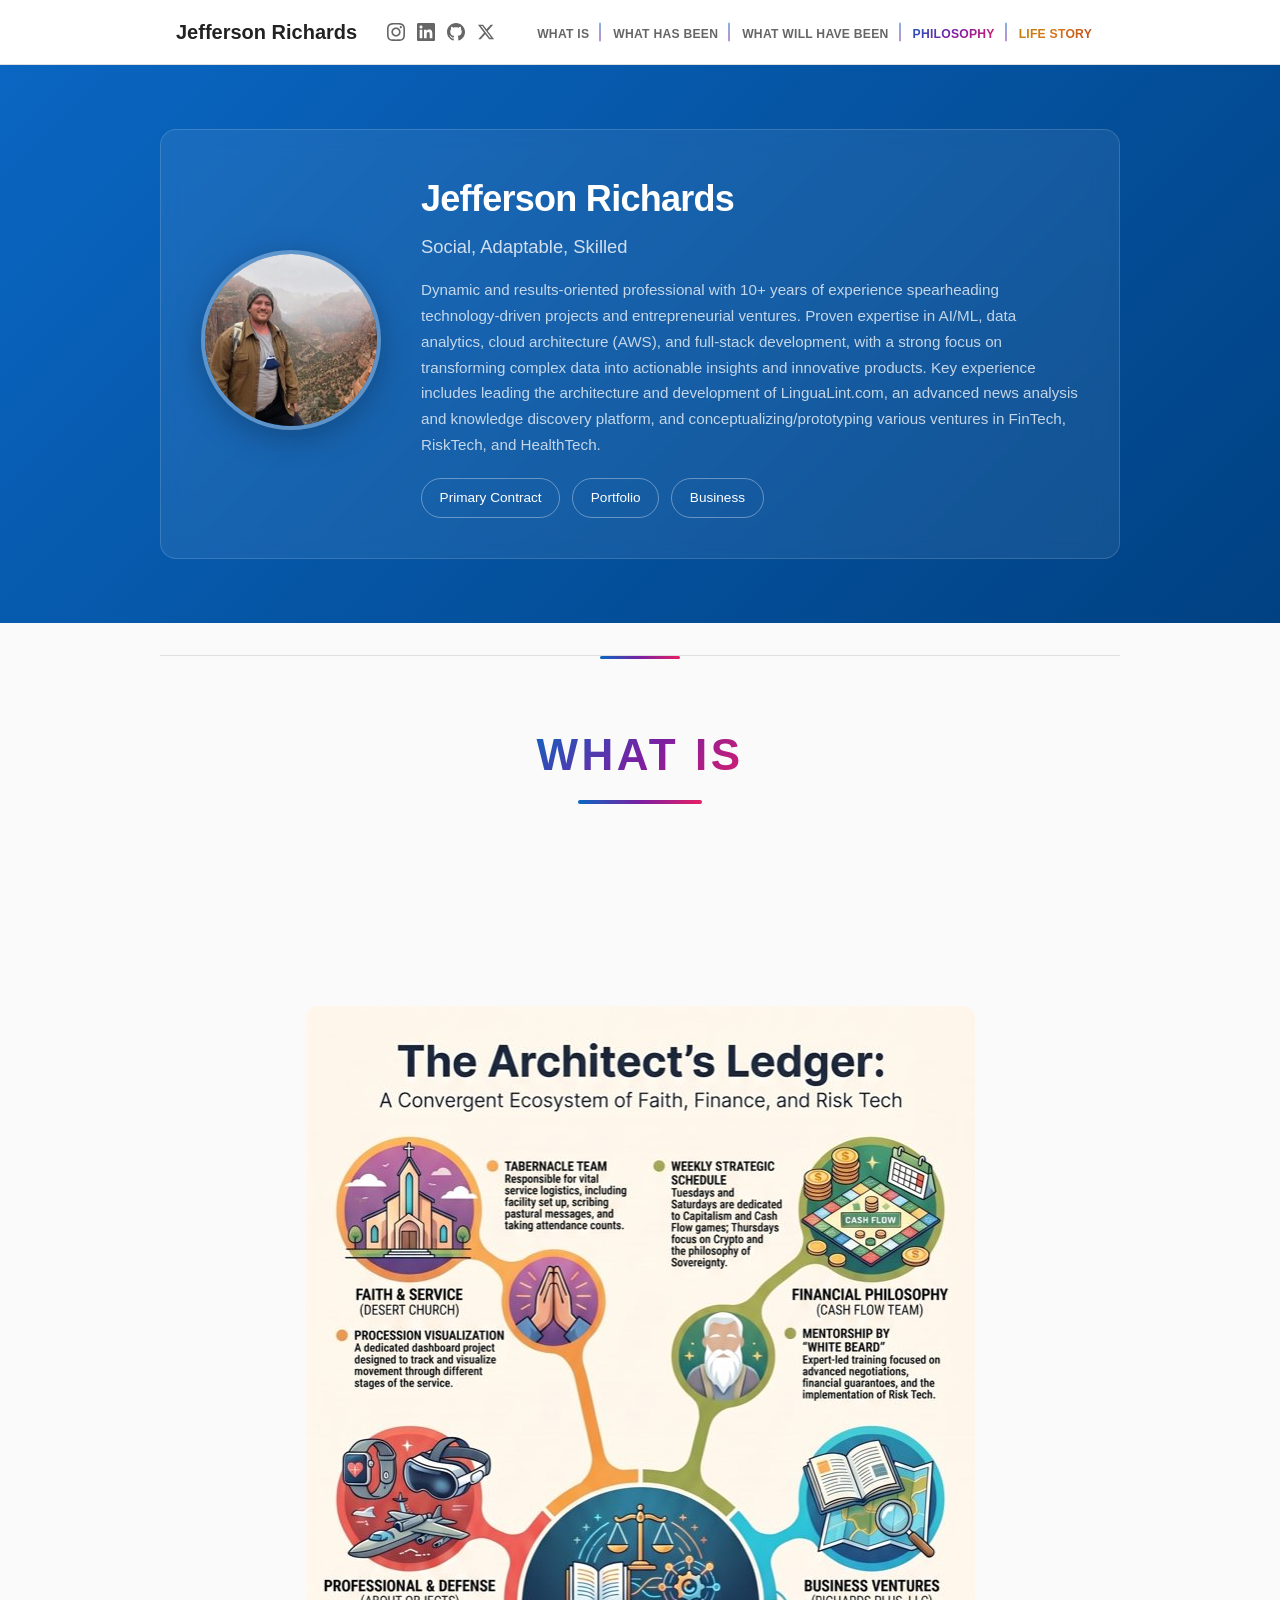
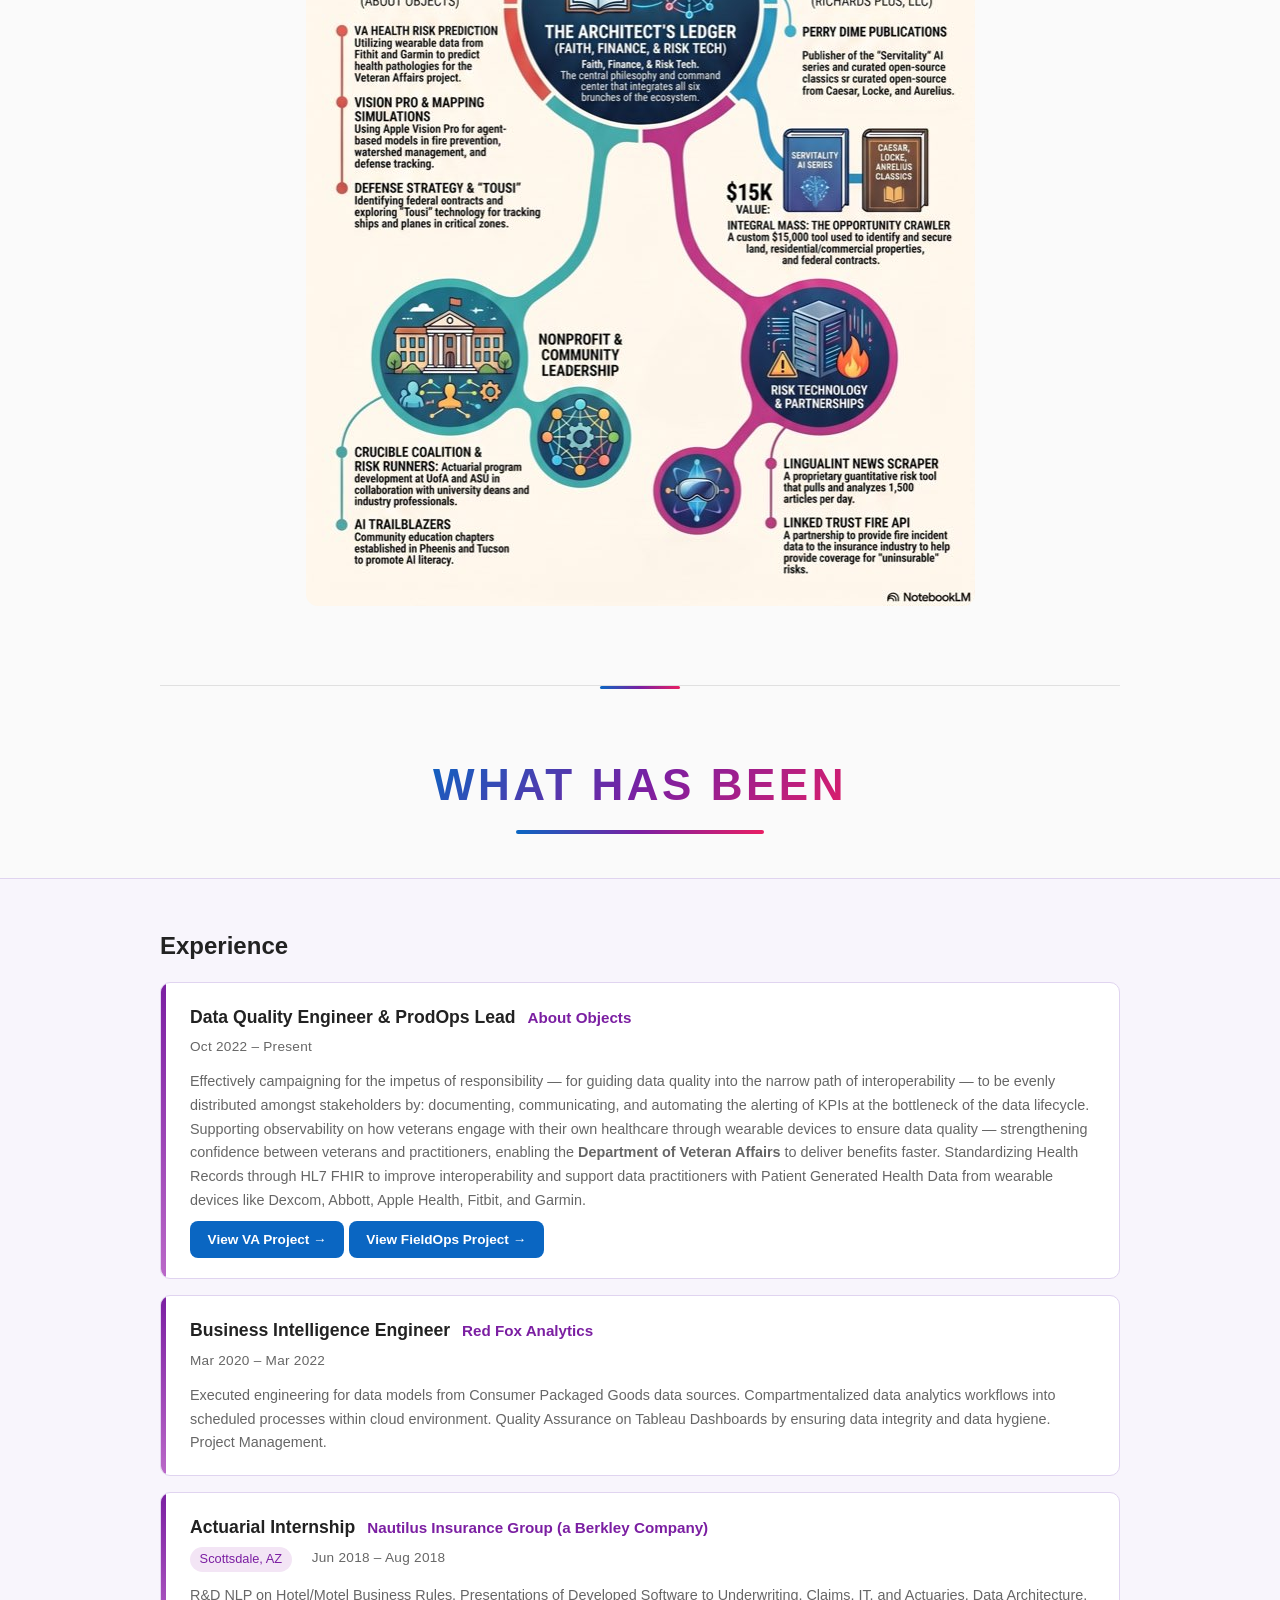
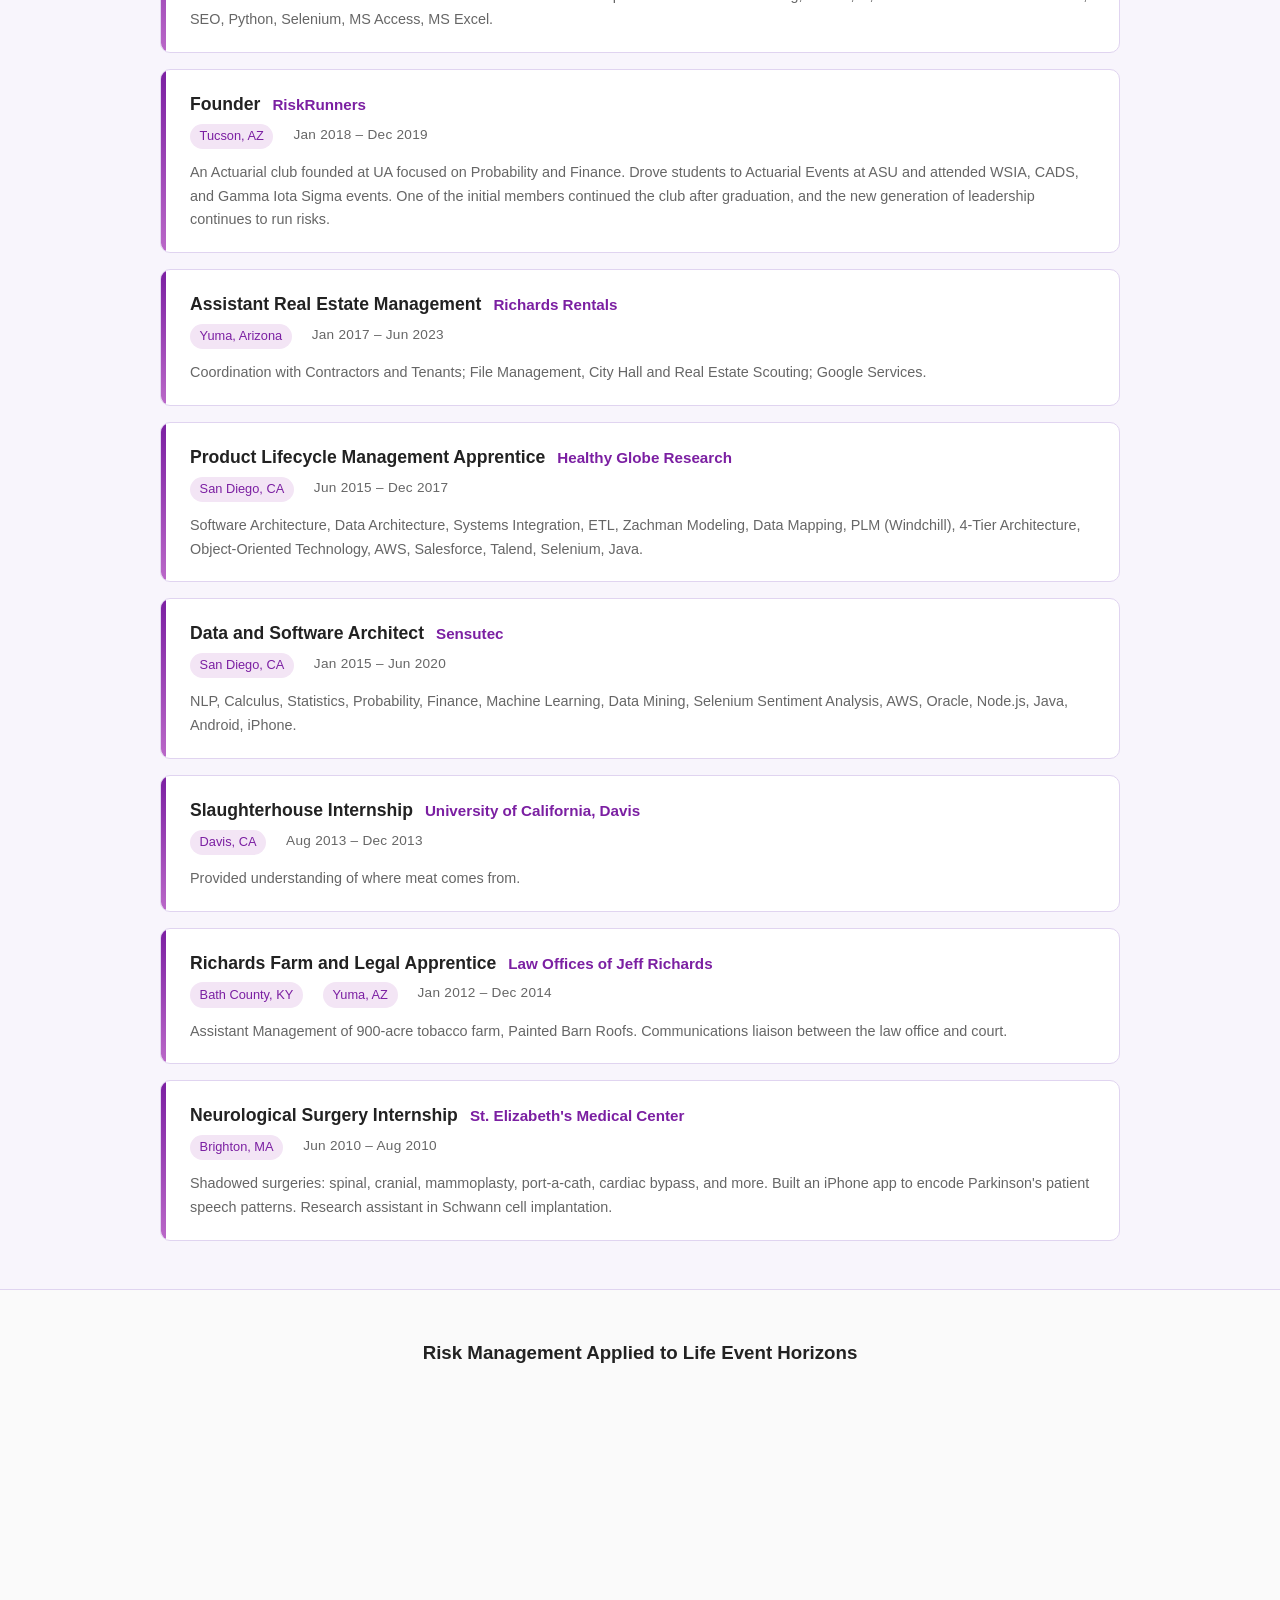
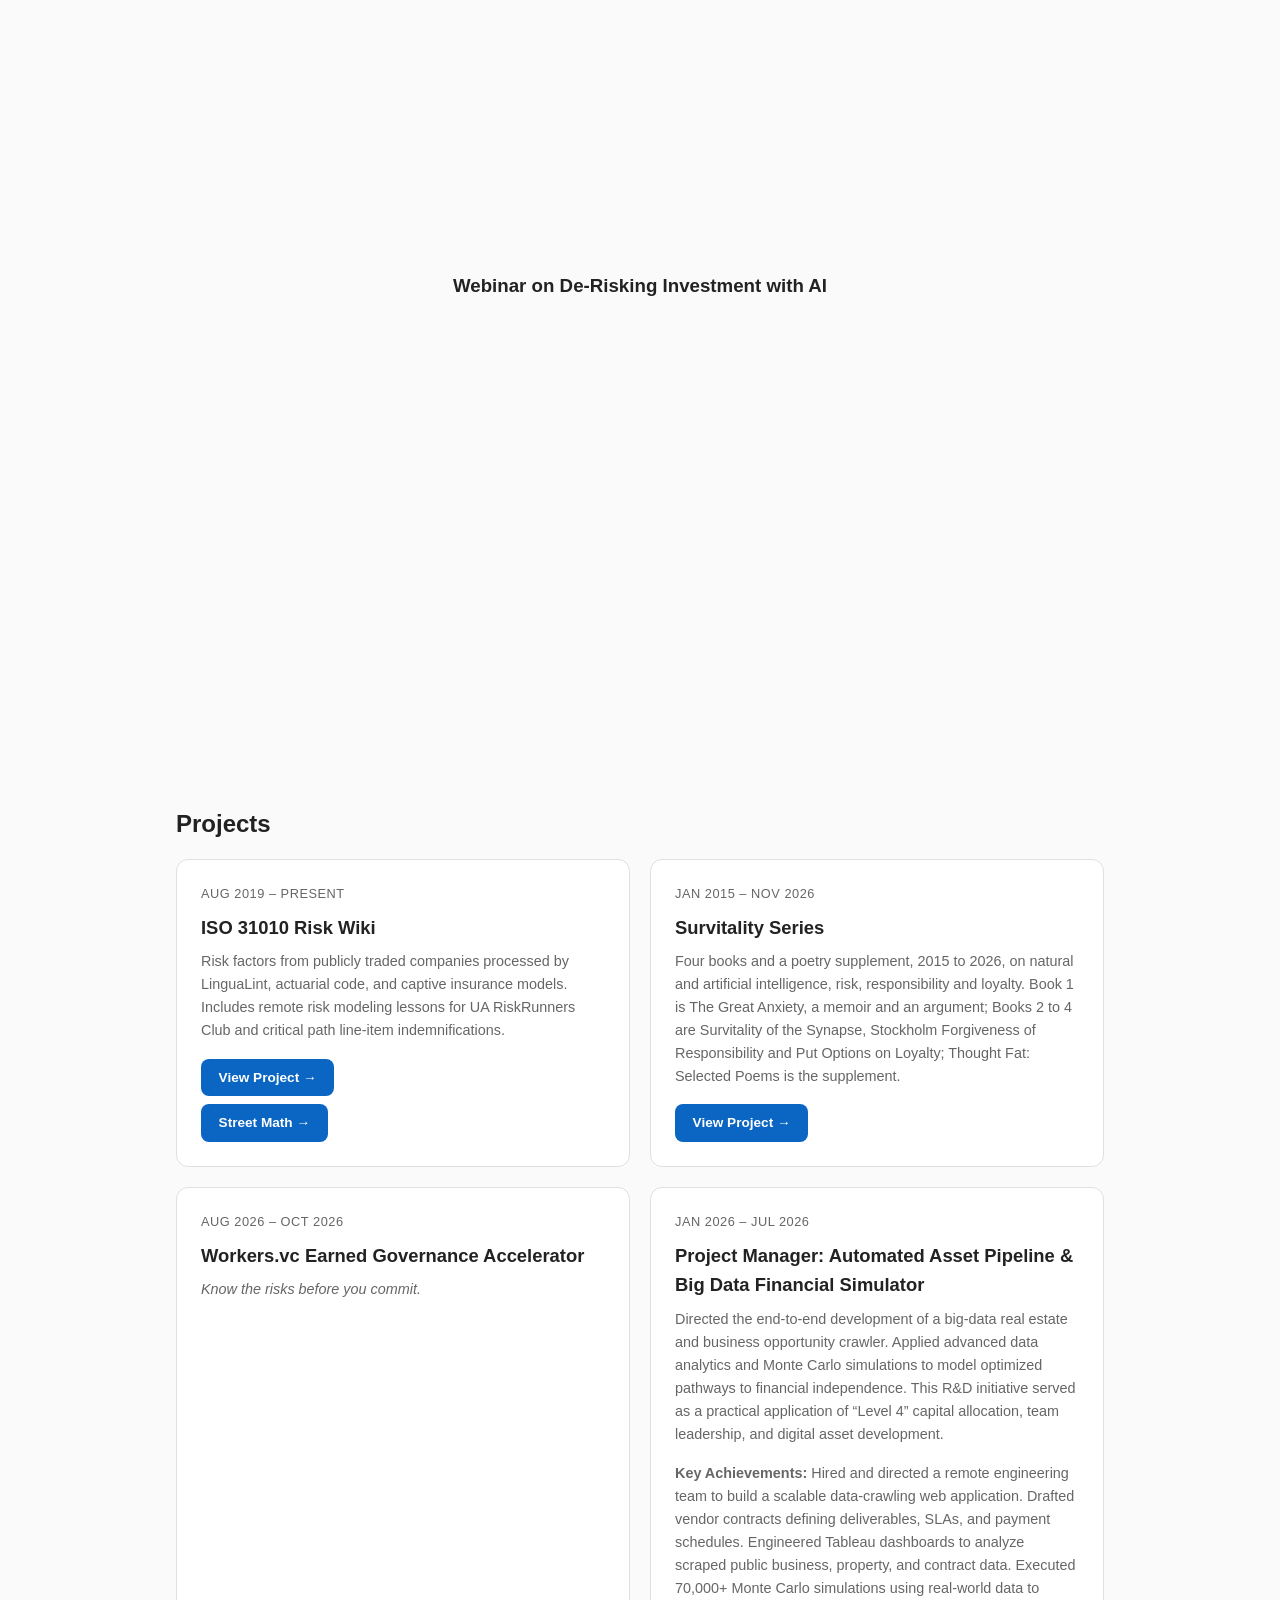
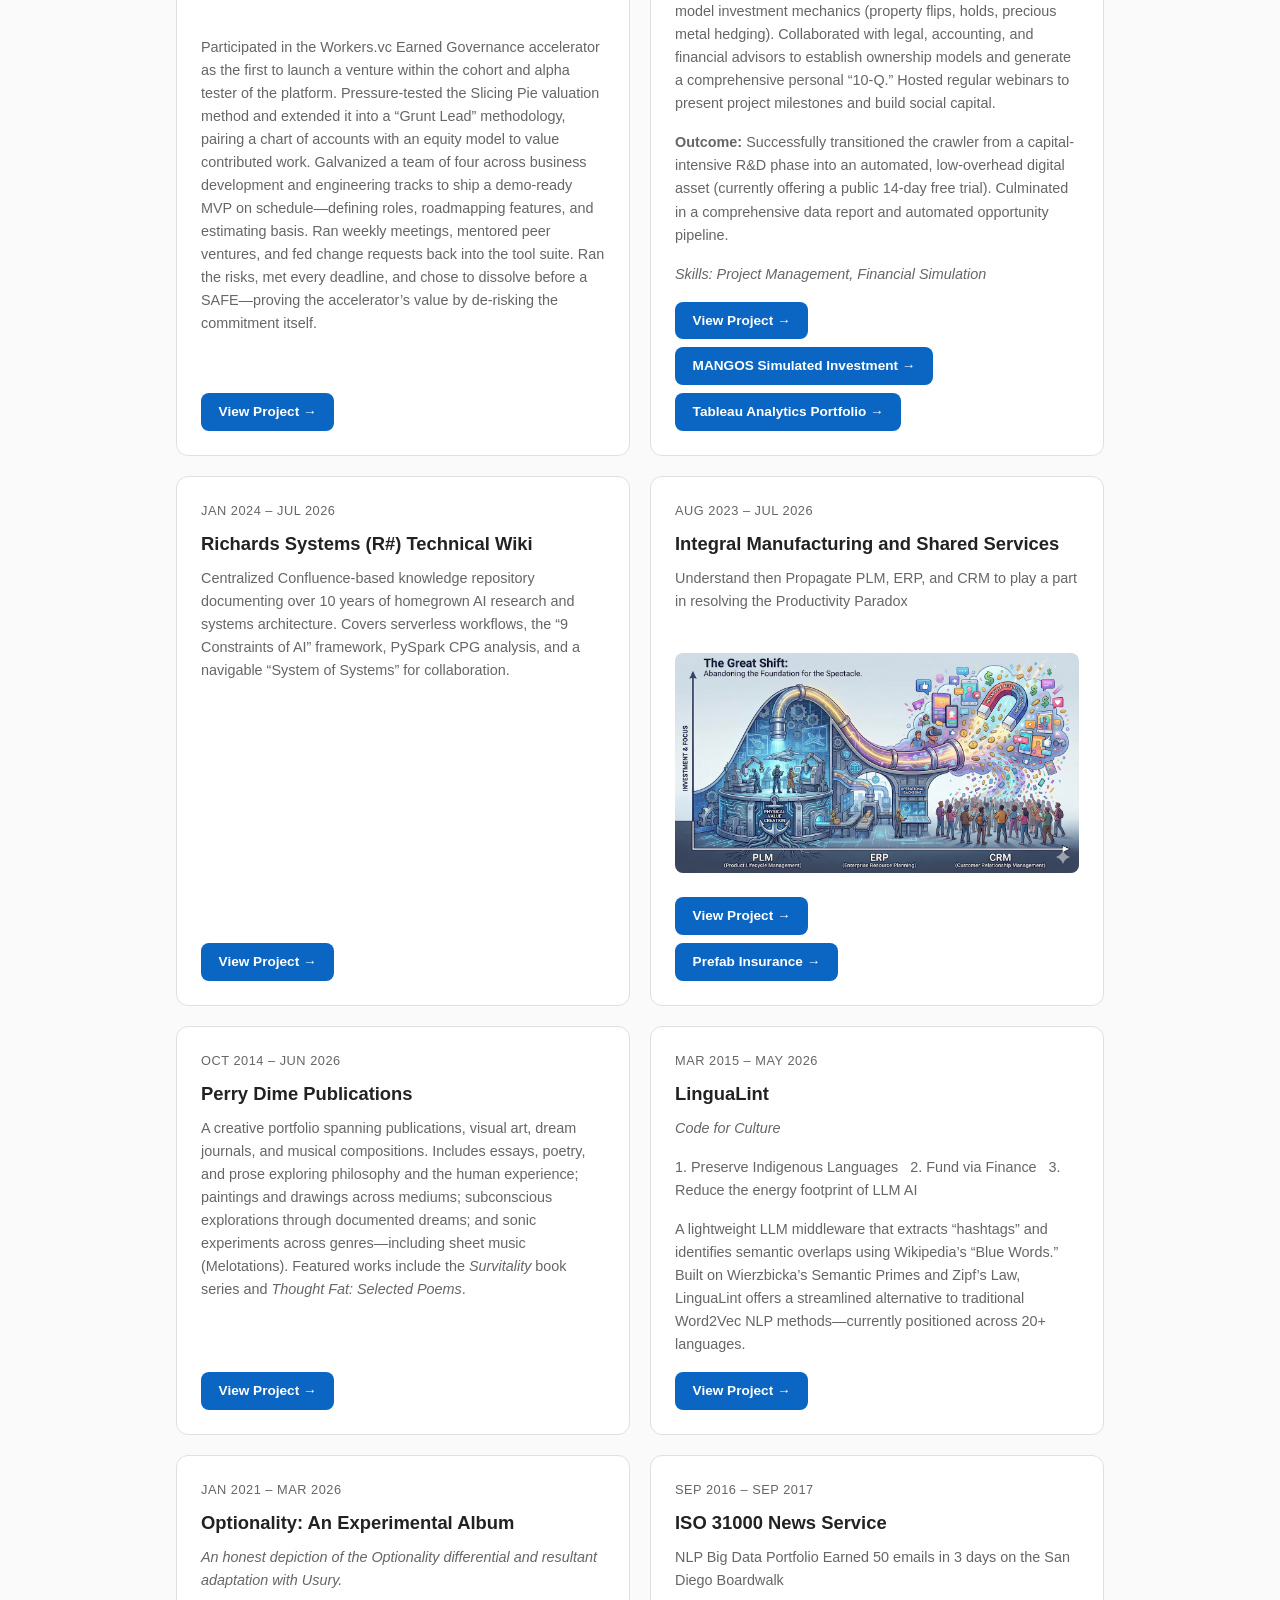
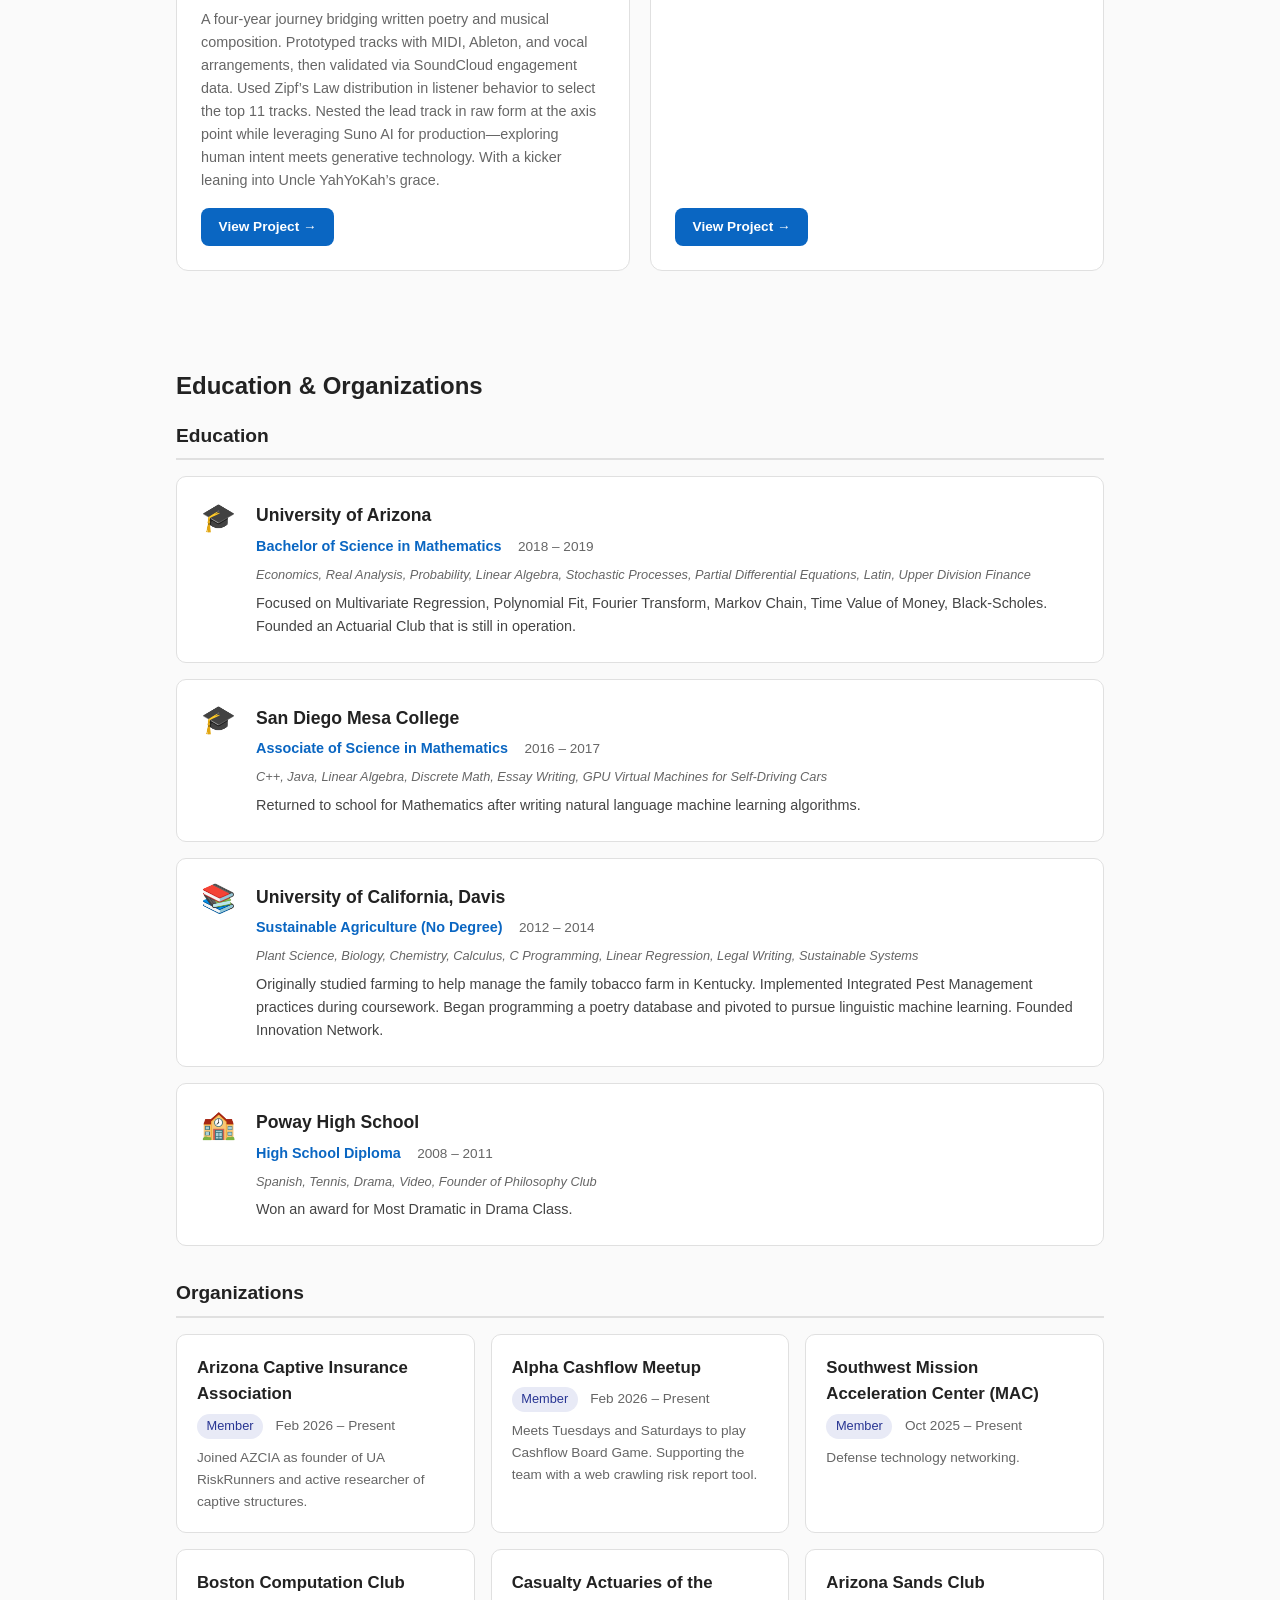
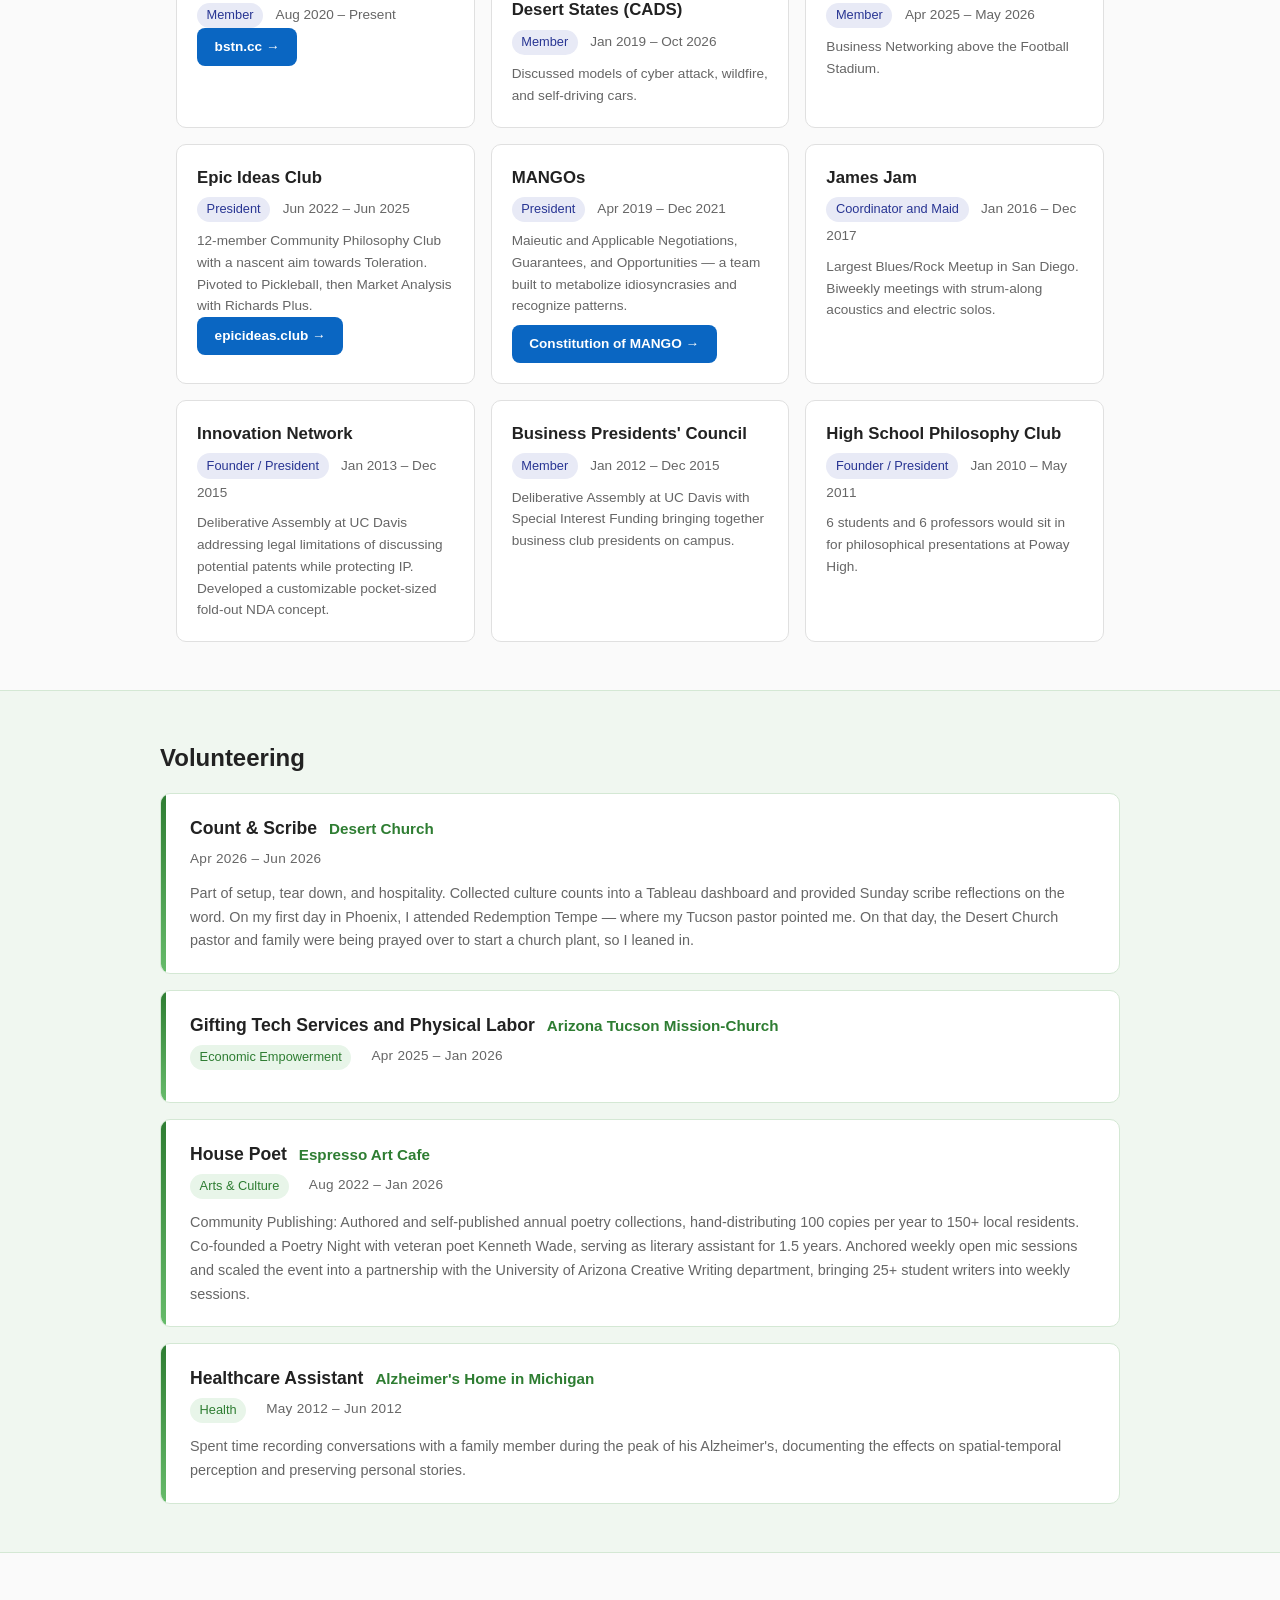
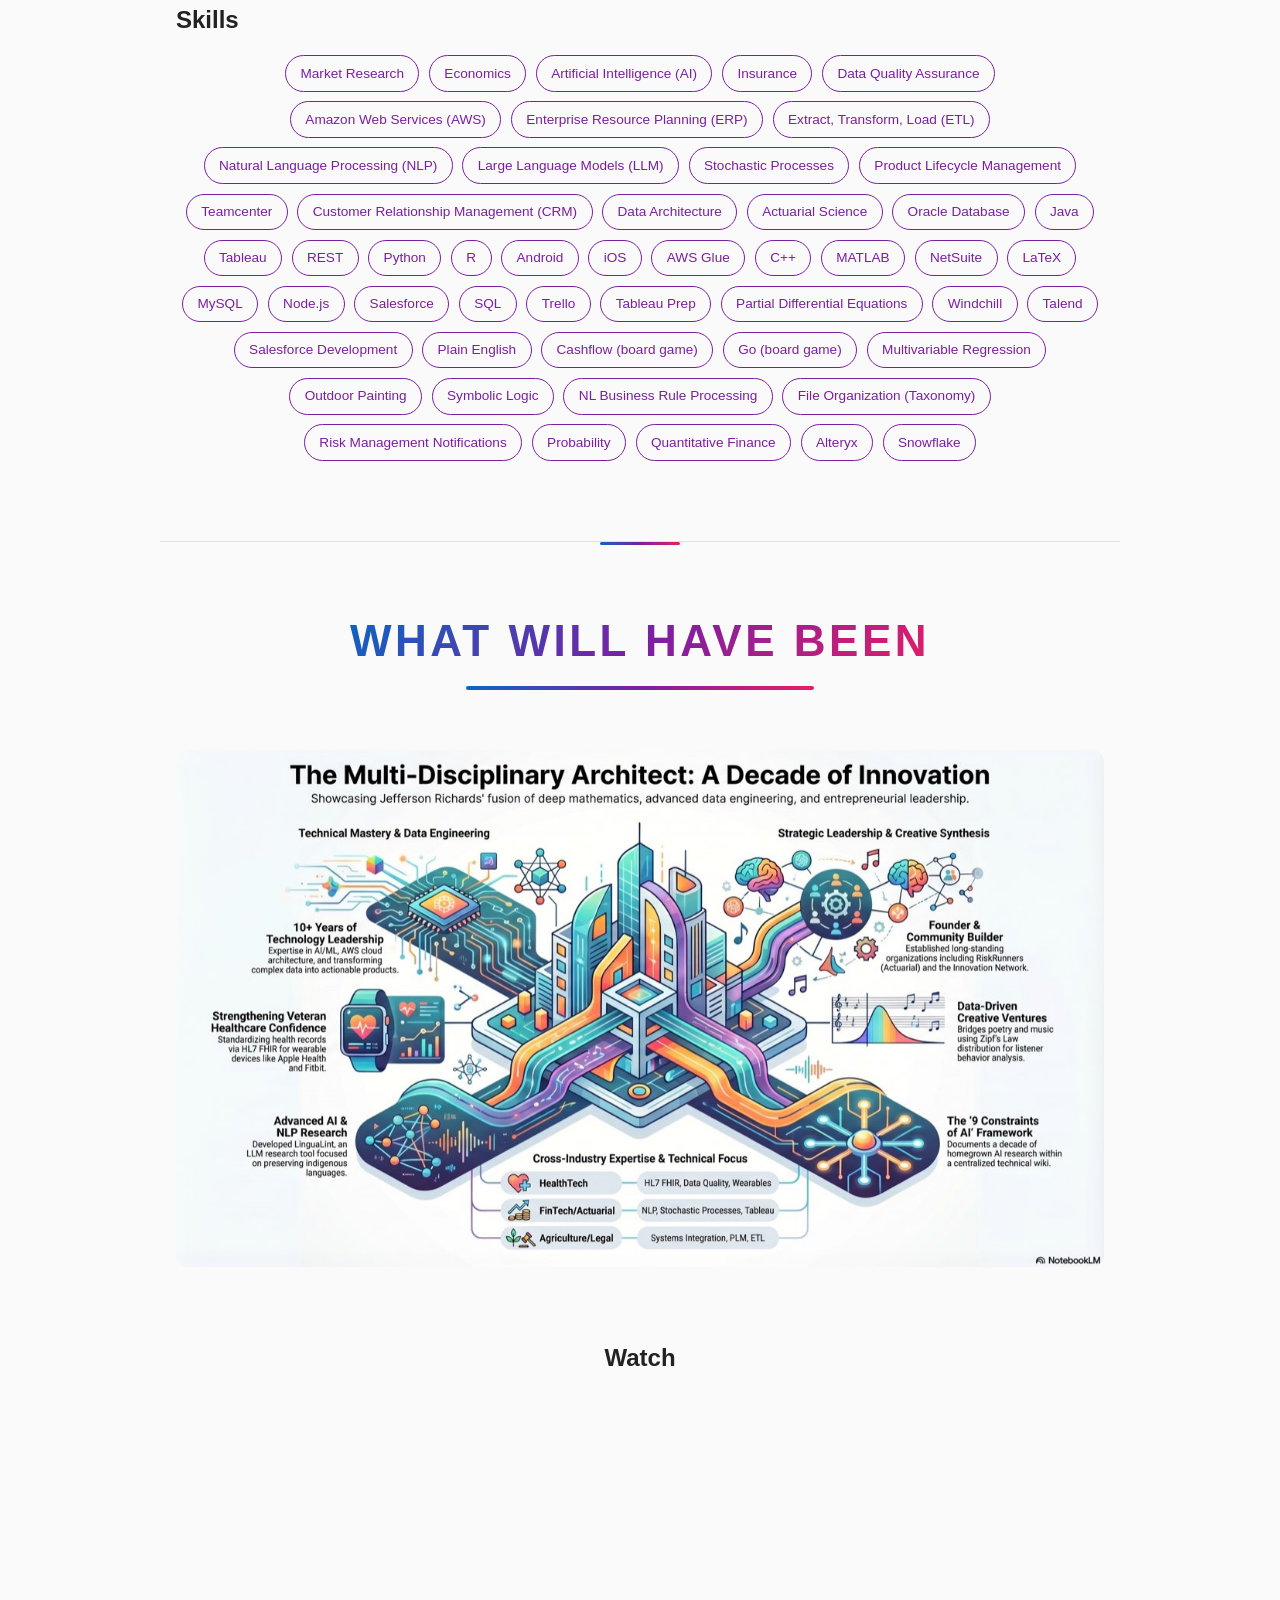
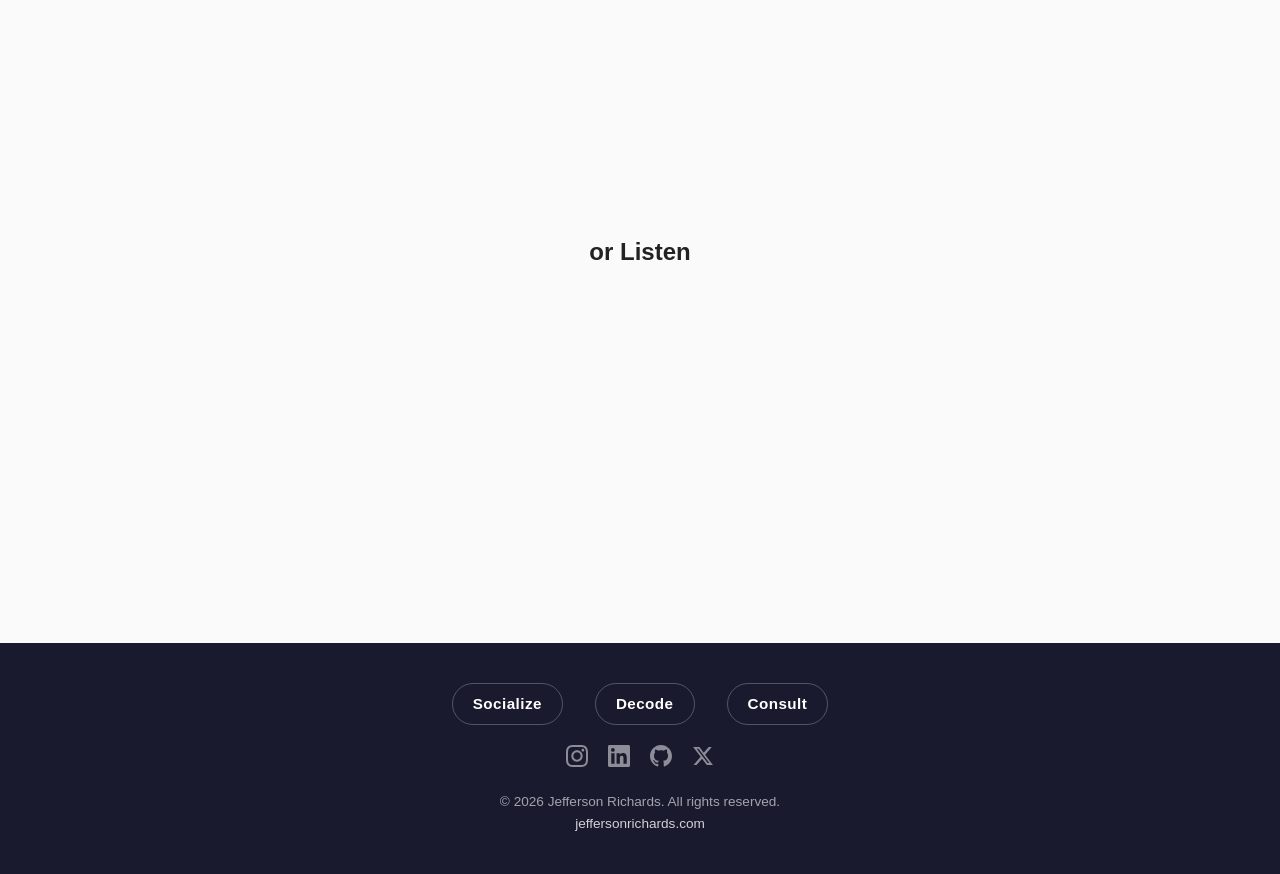
<file: index.html>
<!DOCTYPE html>
<html lang="en">
<head>
  <meta charset="UTF-8">
  <meta name="viewport" content="width=device-width, initial-scale=1.0">
  <title>Jefferson Richards - Personal Profile</title>
  <meta name="description" content="Jefferson Richards — Personal Profile">

  <!-- Favicon & Apple Touch Icon (uses profile photo) -->
  <link rel="icon" type="image/jpeg" href="assets/profile-photo.jpg">
  <link rel="apple-touch-icon" href="assets/profile-photo.jpg">

  <!-- Open Graph -->
  <meta property="og:type" content="website">
  <meta property="og:url" content="https://jeffersonrichards.com/">
  <meta property="og:title" content="Jefferson Richards - Personal Profile">
  <meta property="og:description" content="Jefferson Richards — Personal Profile">
  <meta property="og:image" content="https://jeffersonrichards.com/assets/profile-photo.jpg">
  <meta property="og:image:type" content="image/jpeg">
  <meta property="og:image:width" content="1200">
  <meta property="og:image:height" content="630">
  <meta property="og:image:alt" content="Jefferson Richards profile photo">
  <meta property="og:site_name" content="Jefferson Richards">

  <!-- Twitter Card -->
  <meta name="twitter:card" content="summary_large_image">
  <meta name="twitter:title" content="Jefferson Richards - Personal Profile">
  <meta name="twitter:description" content="Jefferson Richards — Personal Profile">
  <meta name="twitter:image" content="https://jeffersonrichards.com/assets/profile-photo.jpg">
  <meta name="twitter:image:alt" content="Jefferson Richards profile photo">

  <!-- Theme color for mobile browsers -->
  <meta name="theme-color" content="#0a66c2">
  <meta name="msapplication-TileImage" content="assets/profile-photo.jpg">

  <link rel="stylesheet" href="style.css">
</head>
<body>
  <header>
    <nav>
      <a href="/" class="logo">Jefferson Richards</a>
      <div class="nav-social">
        <a href="https://instagram.com/jefferson.cloud" target="_blank" rel="noopener" aria-label="Instagram">
          <svg fill="currentColor" width="18" height="18" viewBox="0 0 24 24" xmlns="http://www.w3.org/2000/svg"><path d="M12 2.163c3.204 0 3.584.012 4.85.07 3.252.148 4.771 1.691 4.919 4.919.058 1.265.069 1.645.069 4.849 0 3.205-.012 3.584-.069 4.849-.149 3.225-1.664 4.771-4.919 4.919-1.266.058-1.644.07-4.85.07-3.204 0-3.584-.012-4.849-.07-3.26-.149-4.771-1.699-4.919-4.92-.058-1.265-.07-1.644-.07-4.849 0-3.204.013-3.583.07-4.849.149-3.227 1.664-4.771 4.919-4.919 1.266-.057 1.645-.069 4.849-.069zm0-2.163c-3.259 0-3.667.014-4.947.072-4.358.2-6.78 2.618-6.98 6.98-.059 1.281-.073 1.689-.073 4.948 0 3.259.014 3.668.072 4.948.2 4.358 2.618 6.78 6.98 6.98 1.281.058 1.689.072 4.948.072 3.259 0 3.668-.014 4.948-.072 4.354-.2 6.782-2.618 6.979-6.98.059-1.28.073-1.689.073-4.948 0-3.259-.014-3.667-.072-4.947-.196-4.354-2.617-6.78-6.979-6.98-1.281-.059-1.69-.073-4.949-.073zm0 5.838c-3.403 0-6.162 2.759-6.162 6.162s2.759 6.163 6.162 6.163 6.162-2.759 6.162-6.163c0-3.403-2.759-6.162-6.162-6.162zm0 10.162c-2.209 0-4-1.79-4-4 0-2.209 1.791-4 4-4s4 1.791 4 4c0 2.21-1.791 4-4 4zm6.406-11.845c-.796 0-1.441.645-1.441 1.44s.645 1.44 1.441 1.44c.795 0 1.439-.645 1.439-1.44s-.644-1.44-1.439-1.44z"/></svg>
        </a>
        <a href="https://www.linkedin.com/in/jefferson-richards/" target="_blank" rel="noopener" aria-label="LinkedIn">
          <svg fill="currentColor" width="18" height="18" viewBox="0 0 24 24" xmlns="http://www.w3.org/2000/svg"><path d="M20.447 20.452h-3.554v-5.569c0-1.328-.027-3.037-1.852-3.037-1.853 0-2.136 1.445-2.136 2.939v5.667H9.351V9h3.414v1.561h.046c.477-.9 1.637-1.85 3.37-1.85 3.601 0 4.267 2.37 4.267 5.455v6.286zM5.337 7.433c-1.144 0-2.063-.926-2.063-2.065 0-1.138.92-2.063 2.063-2.063 1.14 0 2.064.925 2.064 2.063 0 1.139-.925 2.065-2.064 2.065zm1.782 13.019H3.555V9h3.564v11.452zM22.225 0H1.771C.792 0 0 .774 0 1.729v20.542C0 23.227.792 24 1.771 24h20.451C23.2 24 24 23.227 24 22.271V1.729C24 .774 23.2 0 22.222 0h.003z"/></svg>
        </a>
        <a href="https://github.com/jeffy893" target="_blank" rel="noopener" aria-label="GitHub">
          <svg fill="currentColor" width="18" height="18" viewBox="0 0 24 24" xmlns="http://www.w3.org/2000/svg"><path d="M12 0c-6.626 0-12 5.373-12 12 0 5.302 3.438 9.8 8.207 11.387.599.111.793-.261.793-.577v-2.234c-3.338.726-4.033-1.416-4.033-1.416-.546-1.387-1.333-1.756-1.333-1.756-1.089-.745.083-.729.083-.729 1.205.084 1.839 1.237 1.839 1.237 1.07 1.834 2.807 1.304 3.492.997.107-.775.418-1.305.762-1.604-2.665-.305-5.467-1.334-5.467-5.931 0-1.311.469-2.381 1.236-3.221-.124-.303-.535-1.524.117-3.176 0 0 1.008-.322 3.301 1.23.957-.266 1.983-.399 3.003-.404 1.02.005 2.047.138 3.006.404 2.291-1.552 3.297-1.23 3.297-1.23.653 1.653.242 2.874.118 3.176.77.84 1.235 1.911 1.235 3.221 0 4.609-2.807 5.624-5.479 5.921.43.372.823 1.102.823 2.222v3.293c0 .319.192.694.801.576 4.765-1.589 8.199-6.086 8.199-11.386 0-6.627-5.373-12-12-12z"/></svg>
        </a>
        <a href="https://x.com/perrydime" target="_blank" rel="noopener" aria-label="X (Twitter)">
          <svg fill="currentColor" width="18" height="18" viewBox="0 0 24 24" xmlns="http://www.w3.org/2000/svg"><path d="M18.244 2.25h3.308l-7.227 8.26 8.502 11.24H16.17l-5.214-6.817L4.99 21.75H1.68l7.73-8.835L1.254 2.25H8.08l4.713 6.231zm-1.161 17.52h1.833L7.084 4.126H5.117z"/></svg>
        </a>
      </div>
      <ul class="nav-sections">
        <li><a href="#what-is">What Is</a></li>
        <li><a href="#what-has-been">What Has Been</a></li>
        <li><a href="#what-will-have-been">What Will Have Been</a></li>
        <li><a href="https://www.themangos.club" class="nav-constitution" target="_blank" rel="noopener">Philosophy</a></li>
        <li><a href="https://story.jefferson.cloud" class="nav-story" target="_blank" rel="noopener">Life Story</a></li>
      </ul>
    </nav>
  </header>

  <main>
    <section id="hero" class="hero">
      <div class="hero-card">
        <div class="hero-photo">
          <img src="assets/profile-photo.jpg" alt="Jefferson Richards" width="180" height="180">
        </div>
        <div class="hero-info">
          <h1>Jefferson Richards</h1>
          <p class="hero-headline">Social, Adaptable, Skilled</p>
          <p class="hero-summary">Dynamic and results-oriented professional with 10+ years of experience spearheading technology-driven projects and entrepreneurial ventures. Proven expertise in AI/ML, data analytics, cloud architecture (AWS), and full-stack development, with a strong focus on transforming complex data into actionable insights and innovative products. Key experience includes leading the architecture and development of LinguaLint.com, an advanced news analysis and knowledge discovery platform, and conceptualizing/prototyping various ventures in FinTech, RiskTech, and HealthTech.</p>
          <div class="hero-links">
            <a href="https://www.aboutobjects.com/2024/10/07/va-prodops-and-data-quality-engineering/" target="_blank" rel="noopener">Primary Contract</a>
            <a href="https://richards.systems" target="_blank" rel="noopener">Portfolio</a>
            <a href="https://richards.plus" target="_blank" rel="noopener">Business</a>
          </div>
        </div>
      </div>
    </section>

    <!-- WHAT IS -->
    <section id="what-is" class="section section-divider" style="text-align:center">
      <h2>WHAT IS</h2>
      <video autoplay muted loop playsinline webkit-playsinline style="display:block;max-width:100%;border-radius:12px;margin:1.5rem auto 0">
        <source src="assets/gipedo-origami.mp4" type="video/mp4">
      </video>
      <img src="assets/Jefferson-Ecosystem_InfoGraphic.jpg" alt="Jefferson Richards Ecosystem Infographic" style="max-width:100%;border-radius:12px;margin-top:1.5rem">
    </section>

    <!-- WHAT HAS BEEN -->
    <section id="what-has-been" class="section section-divider">
      <h2>WHAT HAS BEEN</h2>
    </section>

    <section id="experience" class="section experience-section">
      <h2>Experience</h2>
      <div class="experience-list">

        <article class="exp-card">
          <div class="exp-accent"></div>
          <div class="exp-body">
            <div class="exp-header">
              <h3>Data Quality Engineer &amp; ProdOps Lead</h3>
              <span class="exp-company">About Objects</span>
            </div>
            <div class="exp-meta">
              <span class="exp-dates">Oct 2022 &ndash; Present</span>
            </div>
            <p>Effectively campaigning for the impetus of responsibility — for guiding data quality into the narrow path of interoperability — to be evenly distributed amongst stakeholders by: documenting, communicating, and automating the alerting of KPIs at the bottleneck of the data lifecycle. Supporting observability on how veterans engage with their own healthcare through wearable devices to ensure data quality — strengthening confidence between veterans and practitioners, enabling the <strong>Department of Veteran Affairs</strong> to deliver benefits faster. Standardizing Health Records through HL7 FHIR to improve interoperability and support data practitioners with Patient Generated Health Data from wearable devices like Dexcom, Abbott, Apple Health, Fitbit, and Garmin.</p>
            <a href="https://www.aboutobjects.com/2024/10/07/va-prodops-and-data-quality-engineering/" class="project-link" target="_blank" rel="noopener">View VA Project &rarr;</a>
            <a href="https://www.aboutobjects.com/2025/11/20/visionops-spatial-comuting-at-scale/" class="project-link" target="_blank" rel="noopener" style="margin-top:0.5rem">View FieldOps Project &rarr;</a>
          </div>
        </article>

        <article class="exp-card">
          <div class="exp-accent"></div>
          <div class="exp-body">
            <div class="exp-header">
              <h3>Business Intelligence Engineer</h3>
              <span class="exp-company">Red Fox Analytics</span>
            </div>
            <div class="exp-meta">
              <span class="exp-dates">Mar 2020 &ndash; Mar 2022</span>
            </div>
            <p>Executed engineering for data models from Consumer Packaged Goods data sources. Compartmentalized data analytics workflows into scheduled processes within cloud environment. Quality Assurance on Tableau Dashboards by ensuring data integrity and data hygiene. Project Management.</p>
          </div>
        </article>

        <article class="exp-card">
          <div class="exp-accent"></div>
          <div class="exp-body">
            <div class="exp-header">
              <h3>Actuarial Internship</h3>
              <span class="exp-company">Nautilus Insurance Group (a Berkley Company)</span>
            </div>
            <div class="exp-meta">
              <span class="exp-location">Scottsdale, AZ</span>
              <span class="exp-dates">Jun 2018 &ndash; Aug 2018</span>
            </div>
            <p>R&amp;D NLP on Hotel/Motel Business Rules. Presentations of Developed Software to Underwriting, Claims, IT, and Actuaries. Data Architecture, SEO, Python, Selenium, MS Access, MS Excel.</p>
          </div>
        </article>

        <article class="exp-card">
          <div class="exp-accent"></div>
          <div class="exp-body">
            <div class="exp-header">
              <h3>Founder</h3>
              <span class="exp-company">RiskRunners</span>
            </div>
            <div class="exp-meta">
              <span class="exp-location">Tucson, AZ</span>
              <span class="exp-dates">Jan 2018 &ndash; Dec 2019</span>
            </div>
            <p>An Actuarial club founded at UA focused on Probability and Finance. Drove students to Actuarial Events at ASU and attended WSIA, CADS, and Gamma Iota Sigma events. One of the initial members continued the club after graduation, and the new generation of leadership continues to run risks.</p>
          </div>
        </article>

        <article class="exp-card">
          <div class="exp-accent"></div>
          <div class="exp-body">
            <div class="exp-header">
              <h3>Assistant Real Estate Management</h3>
              <span class="exp-company">Richards Rentals</span>
            </div>
            <div class="exp-meta">
              <span class="exp-location">Yuma, Arizona</span>
              <span class="exp-dates">Jan 2017 &ndash; Jun 2023</span>
            </div>
            <p>Coordination with Contractors and Tenants; File Management, City Hall and Real Estate Scouting; Google Services.</p>
          </div>
        </article>

        <article class="exp-card">
          <div class="exp-accent"></div>
          <div class="exp-body">
            <div class="exp-header">
              <h3>Product Lifecycle Management Apprentice</h3>
              <span class="exp-company">Healthy Globe Research</span>
            </div>
            <div class="exp-meta">
              <span class="exp-location">San Diego, CA</span>
              <span class="exp-dates">Jun 2015 &ndash; Dec 2017</span>
            </div>
            <p>Software Architecture, Data Architecture, Systems Integration, ETL, Zachman Modeling, Data Mapping, PLM (Windchill), 4-Tier Architecture, Object-Oriented Technology, AWS, Salesforce, Talend, Selenium, Java.</p>
          </div>
        </article>

        <article class="exp-card">
          <div class="exp-accent"></div>
          <div class="exp-body">
            <div class="exp-header">
              <h3>Data and Software Architect</h3>
              <span class="exp-company">Sensutec</span>
            </div>
            <div class="exp-meta">
              <span class="exp-location">San Diego, CA</span>
              <span class="exp-dates">Jan 2015 &ndash; Jun 2020</span>
            </div>
            <p>NLP, Calculus, Statistics, Probability, Finance, Machine Learning, Data Mining, Selenium Sentiment Analysis, AWS, Oracle, Node.js, Java, Android, iPhone.</p>
          </div>
        </article>

        <article class="exp-card">
          <div class="exp-accent"></div>
          <div class="exp-body">
            <div class="exp-header">
              <h3>Slaughterhouse Internship</h3>
              <span class="exp-company">University of California, Davis</span>
            </div>
            <div class="exp-meta">
              <span class="exp-location">Davis, CA</span>
              <span class="exp-dates">Aug 2013 &ndash; Dec 2013</span>
            </div>
            <p>Provided understanding of where meat comes from.</p>
          </div>
        </article>

        <article class="exp-card">
          <div class="exp-accent"></div>
          <div class="exp-body">
            <div class="exp-header">
              <h3>Richards Farm and Legal Apprentice</h3>
              <span class="exp-company">Law Offices of Jeff Richards</span>
            </div>
            <div class="exp-meta">
              <span class="exp-location">Bath County, KY</span>
              <span class="exp-location">Yuma, AZ</span>
              <span class="exp-dates">Jan 2012 &ndash; Dec 2014</span>
            </div>
            <p>Assistant Management of 900-acre tobacco farm, Painted Barn Roofs. Communications liaison between the law office and court.</p>
          </div>
        </article>

        <article class="exp-card">
          <div class="exp-accent"></div>
          <div class="exp-body">
            <div class="exp-header">
              <h3>Neurological Surgery Internship</h3>
              <span class="exp-company">St. Elizabeth's Medical Center</span>
            </div>
            <div class="exp-meta">
              <span class="exp-location">Brighton, MA</span>
              <span class="exp-dates">Jun 2010 &ndash; Aug 2010</span>
            </div>
            <p>Shadowed surgeries: spinal, cranial, mammoplasty, port-a-cath, cardiac bypass, and more. Built an iPhone app to encode Parkinson's patient speech patterns. Research assistant in Schwann cell implantation.</p>
          </div>
        </article>

      </div>
    </section>

    <section class="section" style="text-align:center">
      <h3>Risk Management Applied to Life Event Horizons</h3>
      <div class="media-embed">
        <iframe width="100%" height="400" src="https://www.youtube.com/embed/YwwRY7ROyA4" frameborder="0" allow="accelerometer; autoplay; clipboard-write; encrypted-media; gyroscope; picture-in-picture" allowfullscreen style="border-radius:12px"></iframe>
      </div>
    </section>

    <section class="section" style="text-align:center">
      <h3>Webinar on De-Risking Investment with AI</h3>
      <div class="media-embed">
        <iframe width="100%" height="400" src="https://www.youtube.com/embed/k3RXZK8fV4k" frameborder="0" allow="accelerometer; autoplay; clipboard-write; encrypted-media; gyroscope; picture-in-picture" allowfullscreen style="border-radius:12px"></iframe>
      </div>
    </section>

    <section id="projects" class="section">
      <h2>Projects</h2>
      <div class="projects-grid">

        <article class="project-card">
          <div class="project-dates">Aug 2019 &ndash; Present</div>
          <h3>ISO 31010 Risk Wiki</h3>
          <p>Risk factors from publicly traded companies processed by LinguaLint, actuarial code, and captive insurance models. Includes remote risk modeling lessons for UA RiskRunners Club and critical path line-item indemnifications.</p>
          <a href="https://riskrunners.com" class="project-link" target="_blank" rel="noopener">View Project &rarr;</a>
          <a href="https://street.riskrunners.com" class="project-link" target="_blank" rel="noopener" style="margin-top:0.5rem">Street Math &rarr;</a>
        </article>

        <article class="project-card">
          <div class="project-dates">Jan 2015 &ndash; Nov 2026</div>
          <h3>Survitality Series</h3>
          <p>Four books and a poetry supplement, 2015 to 2026, on natural and artificial intelligence, risk, responsibility and loyalty. Book 1 is The Great Anxiety, a memoir and an argument; Books 2 to 4 are Survitality of the Synapse, Stockholm Forgiveness of Responsibility and Put Options on Loyalty; Thought Fat: Selected Poems is the supplement.</p>
          <a href="https://www.amazon.com/dp/B0GQVVVD6Q?binding=paperback&ref=dbs_dp_rwt_sb_pc_tpbk" class="project-link" target="_blank" rel="noopener">View Project &rarr;</a>
        </article>

        <article class="project-card">
          <div class="project-dates">Aug 2026 &ndash; Oct 2026</div>
          <h3>Workers.vc Earned Governance Accelerator</h3>
          <p class="project-subtitle"><em>Know the risks before you commit.</em></p>
          <p>Participated in the Workers.vc Earned Governance accelerator as the first to launch a venture within the cohort and alpha tester of the platform. Pressure-tested the Slicing Pie valuation method and extended it into a &ldquo;Grunt Lead&rdquo; methodology, pairing a chart of accounts with an equity model to value contributed work. Galvanized a team of four across business development and engineering tracks to ship a demo-ready MVP on schedule&mdash;defining roles, roadmapping features, and estimating basis. Ran weekly meetings, mentored peer ventures, and fed change requests back into the tool suite. Ran the risks, met every deadline, and chose to dissolve before a SAFE&mdash;proving the accelerator&rsquo;s value by de-risking the commitment itself.</p>
          <a href="https://www.linkedin.com/pulse/own-your-outcome-conversation-jefferson-richards-linkedtrust-cueie/" class="project-link" target="_blank" rel="noopener">View Project &rarr;</a>
        </article>

        <article class="project-card">
          <div class="project-dates">Jan 2026 &ndash; Jul 2026</div>
          <h3>Project Manager: Automated Asset Pipeline &amp; Big Data Financial Simulator</h3>
          <p>Directed the end-to-end development of a big-data real estate and business opportunity crawler. Applied advanced data analytics and Monte Carlo simulations to model optimized pathways to financial independence. This R&amp;D initiative served as a practical application of &ldquo;Level 4&rdquo; capital allocation, team leadership, and digital asset development.</p>
          <p><strong>Key Achievements:</strong> Hired and directed a remote engineering team to build a scalable data-crawling web application. Drafted vendor contracts defining deliverables, SLAs, and payment schedules. Engineered Tableau dashboards to analyze scraped public business, property, and contract data. Executed 70,000+ Monte Carlo simulations using real-world data to model investment mechanics (property flips, holds, precious metal hedging). Collaborated with legal, accounting, and financial advisors to establish ownership models and generate a comprehensive personal &ldquo;10-Q.&rdquo; Hosted regular webinars to present project milestones and build social capital.</p>
          <p><strong>Outcome:</strong> Successfully transitioned the crawler from a capital-intensive R&amp;D phase into an automated, low-overhead digital asset (currently offering a public 14-day free trial). Culminated in a comprehensive data report and automated opportunity pipeline.</p>
          <p class="project-subtitle"><em>Skills: Project Management, Financial Simulation</em></p>
          <a href="https://integralmass.com" class="project-link" target="_blank" rel="noopener">View Project &rarr;</a>
          <a href="assets/MANGOS_Strategy_Report.pdf" class="project-link" target="_blank" rel="noopener" style="margin-top:0.5rem">MANGOS Simulated Investment &rarr;</a>
          <a href="https://public.tableau.com/app/profile/jefferson.richards/vizzes" class="project-link" target="_blank" rel="noopener" style="margin-top:0.5rem">Tableau Analytics Portfolio &rarr;</a>
        </article>

        <article class="project-card">
          <div class="project-dates">Jan 2024 &ndash; Jul 2026</div>
          <h3>Richards Systems (R#) Technical Wiki</h3>
          <p>Centralized Confluence-based knowledge repository documenting over 10 years of homegrown AI research and systems architecture. Covers serverless workflows, the &ldquo;9 Constraints of AI&rdquo; framework, PySpark CPG analysis, and a navigable &ldquo;System of Systems&rdquo; for collaboration.</p>
          <a href="https://wiki.richards.systems" class="project-link" target="_blank" rel="noopener">View Project &rarr;</a>
        </article>

        <article class="project-card">
          <div class="project-dates">Aug 2023 &ndash; Jul 2026</div>
          <h3>Integral Manufacturing and Shared Services</h3>
          <p>Understand then Propagate PLM, ERP, and CRM to play a part in resolving the Productivity Paradox</p>
          <img src="assets/plm_iMASS.png" alt="Integral Manufacturing and Shared Services" style="display:block; margin:1.5rem auto; max-width:100%; border-radius:8px;">
          <a href="https://plm.integralmass.com" class="project-link" target="_blank" rel="noopener">View Project &rarr;</a>
          <a href="https://captive.integralmass.com" class="project-link" target="_blank" rel="noopener" style="margin-top:0.5rem">Prefab Insurance &rarr;</a>
        </article>

        <article class="project-card">
          <div class="project-dates">Oct 2014 &ndash; Jun 2026</div>
          <h3>Perry Dime Publications</h3>
          <p>A creative portfolio spanning publications, visual art, dream journals, and musical compositions. Includes essays, poetry, and prose exploring philosophy and the human experience; paintings and drawings across mediums; subconscious explorations through documented dreams; and sonic experiments across genres&mdash;including sheet music (Melotations). Featured works include the <em>Survitality</em> book series and <em>Thought Fat: Selected Poems</em>.</p>
          <a href="https://perrydime.com" class="project-link" target="_blank" rel="noopener">View Project &rarr;</a>
        </article>

        <article class="project-card">
          <div class="project-dates">Mar 2015 &ndash; May 2026</div>
          <h3>LinguaLint</h3>
          <p class="project-subtitle"><em>Code for Culture</em></p>
          <p>1. Preserve Indigenous Languages &nbsp; 2. Fund via Finance &nbsp; 3. Reduce the energy footprint of LLM AI</p>
          <p>A lightweight LLM middleware that extracts &ldquo;hashtags&rdquo; and identifies semantic overlaps using Wikipedia&rsquo;s &ldquo;Blue Words.&rdquo; Built on Wierzbicka&rsquo;s Semantic Primes and Zipf&rsquo;s Law, LinguaLint offers a streamlined alternative to traditional Word2Vec NLP methods&mdash;currently positioned across 20+ languages.</p>
          <a href="https://www.lingualint.com" class="project-link" target="_blank" rel="noopener">View Project &rarr;</a>
        </article>

        <article class="project-card">
          <div class="project-dates">Jan 2021 &ndash; Mar 2026</div>
          <h3>Optionality: An Experimental Album</h3>
          <p class="project-subtitle"><em>An honest depiction of the Optionality differential and resultant adaptation with Usury.</em></p>
          <p>A four-year journey bridging written poetry and musical composition. Prototyped tracks with MIDI, Ableton, and vocal arrangements, then validated via SoundCloud engagement data. Used Zipf&rsquo;s Law distribution in listener behavior to select the top 11 tracks. Nested the lead track in raw form at the axis point while leveraging Suno AI for production&mdash;exploring human intent meets generative technology. With a kicker leaning into Uncle YahYoKah&rsquo;s grace.</p>
          <a href="https://soundcloud.com/perrydime/sets/optionality" class="project-link" target="_blank" rel="noopener">View Project &rarr;</a>
        </article>

        <article class="project-card">
          <div class="project-dates">Sep 2016 &ndash; Sep 2017</div>
          <h3>ISO 31000 News Service</h3>
          <p>NLP Big Data Portfolio Earned 50 emails in 3 days on the San Diego Boardwalk</p>
          <a href="https://nlpbigdata.jeffersonrichards.com" class="project-link" target="_blank" rel="noopener">View Project &rarr;</a>
        </article>

      </div>
    </section>

    <section id="education" class="section">
      <h2>Education &amp; Organizations</h2>

      <h3 class="edu-subheading">Education</h3>
      <div class="edu-list">

        <article class="edu-card">
          <div class="edu-icon">🎓</div>
          <div class="edu-body">
            <h4>University of Arizona</h4>
            <span class="edu-degree">Bachelor of Science in Mathematics</span>
            <span class="edu-dates">2018 &ndash; 2019</span>
            <p class="edu-activities">Economics, Real Analysis, Probability, Linear Algebra, Stochastic Processes, Partial Differential Equations, Latin, Upper Division Finance</p>
            <p>Focused on Multivariate Regression, Polynomial Fit, Fourier Transform, Markov Chain, Time Value of Money, Black-Scholes. Founded an Actuarial Club that is still in operation.</p>
          </div>
        </article>

        <article class="edu-card">
          <div class="edu-icon">🎓</div>
          <div class="edu-body">
            <h4>San Diego Mesa College</h4>
            <span class="edu-degree">Associate of Science in Mathematics</span>
            <span class="edu-dates">2016 &ndash; 2017</span>
            <p class="edu-activities">C++, Java, Linear Algebra, Discrete Math, Essay Writing, GPU Virtual Machines for Self-Driving Cars</p>
            <p>Returned to school for Mathematics after writing natural language machine learning algorithms.</p>
          </div>
        </article>

        <article class="edu-card">
          <div class="edu-icon">📚</div>
          <div class="edu-body">
            <h4>University of California, Davis</h4>
            <span class="edu-degree">Sustainable Agriculture (No Degree)</span>
            <span class="edu-dates">2012 &ndash; 2014</span>
            <p class="edu-activities">Plant Science, Biology, Chemistry, Calculus, C Programming, Linear Regression, Legal Writing, Sustainable Systems</p>
            <p>Originally studied farming to help manage the family tobacco farm in Kentucky. Implemented Integrated Pest Management practices during coursework. Began programming a poetry database and pivoted to pursue linguistic machine learning. Founded Innovation Network.</p>
          </div>
        </article>

        <article class="edu-card">
          <div class="edu-icon">🏫</div>
          <div class="edu-body">
            <h4>Poway High School</h4>
            <span class="edu-degree">High School Diploma</span>
            <span class="edu-dates">2008 &ndash; 2011</span>
            <p class="edu-activities">Spanish, Tennis, Drama, Video, Founder of Philosophy Club</p>
            <p>Won an award for Most Dramatic in Drama Class.</p>
          </div>
        </article>

      </div>

      <h3 class="edu-subheading">Organizations</h3>
      <div class="org-grid">

        <article class="org-card">
          <h4>Arizona Captive Insurance Association</h4>
          <span class="org-role">Member</span>
          <span class="org-dates">Feb 2026 &ndash; Present</span>
          <p>Joined AZCIA as founder of UA RiskRunners and active researcher of captive structures.</p>
        </article>

        <article class="org-card">
          <h4>Alpha Cashflow Meetup</h4>
          <span class="org-role">Member</span>
          <span class="org-dates">Feb 2026 &ndash; Present</span>
          <p>Meets Tuesdays and Saturdays to play Cashflow Board Game. Supporting the team with a web crawling risk report tool.</p>
        </article>

        <article class="org-card">
          <h4>Southwest Mission Acceleration Center (MAC)</h4>
          <span class="org-role">Member</span>
          <span class="org-dates">Oct 2025 &ndash; Present</span>
          <p>Defense technology networking.</p>
        </article>

        <article class="org-card">
          <h4>Boston Computation Club</h4>
          <span class="org-role">Member</span>
          <span class="org-dates">Aug 2020 &ndash; Present</span>
          <a href="https://bstn.cc/" class="project-link" target="_blank" rel="noopener">bstn.cc &rarr;</a>
        </article>

        <article class="org-card">
          <h4>Casualty Actuaries of the Desert States (CADS)</h4>
          <span class="org-role">Member</span>
          <span class="org-dates">Jan 2019 &ndash; Oct 2026</span>
          <p>Discussed models of cyber attack, wildfire, and self-driving cars.</p>
        </article>

        <article class="org-card">
          <h4>Arizona Sands Club</h4>
          <span class="org-role">Member</span>
          <span class="org-dates">Apr 2025 &ndash; May 2026</span>
          <p>Business Networking above the Football Stadium.</p>
        </article>

        <article class="org-card">
          <h4>Epic Ideas Club</h4>
          <span class="org-role">President</span>
          <span class="org-dates">Jun 2022 &ndash; Jun 2025</span>
          <p>12-member Community Philosophy Club with a nascent aim towards Toleration. Pivoted to Pickleball, then Market Analysis with Richards Plus.</p>
          <a href="https://epicideas.club" class="project-link" target="_blank" rel="noopener">epicideas.club &rarr;</a>
        </article>

        <article class="org-card">
          <h4>MANGOs</h4>
          <span class="org-role">President</span>
          <span class="org-dates">Apr 2019 &ndash; Dec 2021</span>
          <p>Maieutic and Applicable Negotiations, Guarantees, and Opportunities — a team built to metabolize idiosyncrasies and recognize patterns.</p>
          <a href="https://www.themangos.club" class="project-link" target="_blank" rel="noopener" style="margin-top:0.5rem">Constitution of MANGO &rarr;</a>
        </article>

        <article class="org-card">
          <h4>James Jam</h4>
          <span class="org-role">Coordinator and Maid</span>
          <span class="org-dates">Jan 2016 &ndash; Dec 2017</span>
          <p>Largest Blues/Rock Meetup in San Diego. Biweekly meetings with strum-along acoustics and electric solos.</p>
        </article>

        <article class="org-card">
          <h4>Innovation Network</h4>
          <span class="org-role">Founder / President</span>
          <span class="org-dates">Jan 2013 &ndash; Dec 2015</span>
          <p>Deliberative Assembly at UC Davis addressing legal limitations of discussing potential patents while protecting IP. Developed a customizable pocket-sized fold-out NDA concept.</p>
        </article>

        <article class="org-card">
          <h4>Business Presidents' Council</h4>
          <span class="org-role">Member</span>
          <span class="org-dates">Jan 2012 &ndash; Dec 2015</span>
          <p>Deliberative Assembly at UC Davis with Special Interest Funding bringing together business club presidents on campus.</p>
        </article>

        <article class="org-card">
          <h4>High School Philosophy Club</h4>
          <span class="org-role">Founder / President</span>
          <span class="org-dates">Jan 2010 &ndash; May 2011</span>
          <p>6 students and 6 professors would sit in for philosophical presentations at Poway High.</p>
        </article>

      </div>
    </section>

    <section id="volunteering" class="section volunteering-section">
      <h2>Volunteering</h2>
      <div class="volunteer-list">

        <article class="volunteer-card">
          <div class="volunteer-accent"></div>
          <div class="volunteer-body">
            <div class="volunteer-header">
              <h3>Count &amp; Scribe</h3>
              <span class="volunteer-org">Desert Church</span>
            </div>
            <div class="volunteer-meta">
              <span class="volunteer-dates">Apr 2026 &ndash; Jun 2026</span>
            </div>
            <p>Part of setup, tear down, and hospitality. Collected culture counts into a Tableau dashboard and provided Sunday scribe reflections on the word. On my first day in Phoenix, I attended Redemption Tempe &mdash; where my Tucson pastor pointed me. On that day, the Desert Church pastor and family were being prayed over to start a church plant, so I leaned in.</p>
          </div>
        </article>

        <article class="volunteer-card">
          <div class="volunteer-accent"></div>
          <div class="volunteer-body">
            <div class="volunteer-header">
              <h3>Gifting Tech Services and Physical Labor</h3>
              <span class="volunteer-org">Arizona Tucson Mission-Church</span>
            </div>
            <div class="volunteer-meta">
              <span class="volunteer-cause">Economic Empowerment</span>
              <span class="volunteer-dates">Apr 2025 &ndash; Jan 2026</span>
            </div>
          </div>
        </article>

        <article class="volunteer-card">
          <div class="volunteer-accent"></div>
          <div class="volunteer-body">
            <div class="volunteer-header">
              <h3>House Poet</h3>
              <span class="volunteer-org">Espresso Art Cafe</span>
            </div>
            <div class="volunteer-meta">
              <span class="volunteer-cause">Arts &amp; Culture</span>
              <span class="volunteer-dates">Aug 2022 &ndash; Jan 2026</span>
            </div>
            <p>Community Publishing: Authored and self-published annual poetry collections, hand-distributing 100 copies per year to 150+ local residents. Co-founded a Poetry Night with veteran poet Kenneth Wade, serving as literary assistant for 1.5 years. Anchored weekly open mic sessions and scaled the event into a partnership with the University of Arizona Creative Writing department, bringing 25+ student writers into weekly sessions.</p>
          </div>
        </article>

        <article class="volunteer-card">
          <div class="volunteer-accent"></div>
          <div class="volunteer-body">
            <div class="volunteer-header">
              <h3>Healthcare Assistant</h3>
              <span class="volunteer-org">Alzheimer's Home in Michigan</span>
            </div>
            <div class="volunteer-meta">
              <span class="volunteer-cause">Health</span>
              <span class="volunteer-dates">May 2012 &ndash; Jun 2012</span>
            </div>
            <p>Spent time recording conversations with a family member during the peak of his Alzheimer's, documenting the effects on spatial-temporal perception and preserving personal stories.</p>
          </div>
        </article>

      </div>
    </section>

    <section id="skills" class="section">
      <h2>Skills</h2>
      <div class="skills-cloud">
        <span class="skill-badge">Market Research</span>
        <span class="skill-badge">Economics</span>
        <span class="skill-badge">Artificial Intelligence (AI)</span>
        <span class="skill-badge">Insurance</span>
        <span class="skill-badge">Data Quality Assurance</span>
        <span class="skill-badge">Amazon Web Services (AWS)</span>
        <span class="skill-badge">Enterprise Resource Planning (ERP)</span>
        <span class="skill-badge">Extract, Transform, Load (ETL)</span>
        <span class="skill-badge">Natural Language Processing (NLP)</span>
        <span class="skill-badge">Large Language Models (LLM)</span>
        <span class="skill-badge">Stochastic Processes</span>
        <span class="skill-badge">Product Lifecycle Management</span>
        <span class="skill-badge">Teamcenter</span>
        <span class="skill-badge">Customer Relationship Management (CRM)</span>
        <span class="skill-badge">Data Architecture</span>
        <span class="skill-badge">Actuarial Science</span>
        <span class="skill-badge">Oracle Database</span>
        <span class="skill-badge">Java</span>
        <span class="skill-badge">Tableau</span>
        <span class="skill-badge">REST</span>
        <span class="skill-badge">Python</span>
        <span class="skill-badge">R</span>
        <span class="skill-badge">Android</span>
        <span class="skill-badge">iOS</span>
        <span class="skill-badge">AWS Glue</span>
        <span class="skill-badge">C++</span>
        <span class="skill-badge">MATLAB</span>
        <span class="skill-badge">NetSuite</span>
        <span class="skill-badge">LaTeX</span>
        <span class="skill-badge">MySQL</span>
        <span class="skill-badge">Node.js</span>
        <span class="skill-badge">Salesforce</span>
        <span class="skill-badge">SQL</span>
        <span class="skill-badge">Trello</span>
        <span class="skill-badge">Tableau Prep</span>
        <span class="skill-badge">Partial Differential Equations</span>
        <span class="skill-badge">Windchill</span>
        <span class="skill-badge">Talend</span>
        <span class="skill-badge">Salesforce Development</span>
        <span class="skill-badge">Plain English</span>
        <span class="skill-badge">Cashflow (board game)</span>
        <span class="skill-badge">Go (board game)</span>
        <span class="skill-badge">Multivariable Regression</span>
        <span class="skill-badge">Outdoor Painting</span>
        <span class="skill-badge">Symbolic Logic</span>
        <span class="skill-badge">NL Business Rule Processing</span>
        <span class="skill-badge">File Organization (Taxonomy)</span>
        <span class="skill-badge">Risk Management Notifications</span>
        <span class="skill-badge">Probability</span>
        <span class="skill-badge">Quantitative Finance</span>
        <span class="skill-badge">Alteryx</span>
        <span class="skill-badge">Snowflake</span>
      </div>
    </section>

    <!-- WHAT WILL HAVE BEEN -->
    <section id="what-will-have-been" class="section section-divider">
      <h2>WHAT WILL HAVE BEEN</h2>
    </section>

    <section class="section" style="text-align:center;padding-top:1rem;padding-bottom:1rem">
      <img src="assets/summary.jpg" alt="Jefferson Richards Summary" style="max-width:100%;border-radius:12px">
    </section>

    <section class="section watch-listen-section">
      <h2>Watch</h2>
      <div class="media-embed">
        <iframe width="100%" height="400" src="https://www.youtube.com/embed/W3na6cAiaNc" frameborder="0" allow="accelerometer; autoplay; clipboard-write; encrypted-media; gyroscope; picture-in-picture" allowfullscreen style="border-radius:12px"></iframe>
      </div>
      <h2 style="margin-top:2rem">or Listen</h2>
      <div class="media-embed">
        <iframe width="100%" height="300" scrolling="no" frameborder="no" allow="autoplay" src="https://w.soundcloud.com/player/?url=https%3A//api.soundcloud.com/tracks/soundcloud%253Atracks%253A2301443672&color=%23ff5500&auto_play=false&hide_related=false&show_comments=true&show_user=true&show_reposts=false&show_teaser=true&visual=true" style="border-radius:12px"></iframe>
      </div>
    </section>
  </main>

  <footer>
    <div class="footer-connect">
      <div class="footer-links-row">
        <a href="https://jefferson.cloud" target="_blank" rel="noopener">Socialize</a>
        <a href="https://richards.systems" target="_blank" rel="noopener">Decode</a>
        <a href="https://richards.plus" target="_blank" rel="noopener">Consult</a>
      </div>
      <div class="footer-social">
        <a href="https://instagram.com/jefferson.cloud" target="_blank" rel="noopener" aria-label="Instagram">
          <svg fill="currentColor" width="22" height="22" viewBox="0 0 24 24" xmlns="http://www.w3.org/2000/svg"><path d="M12 2.163c3.204 0 3.584.012 4.85.07 3.252.148 4.771 1.691 4.919 4.919.058 1.265.069 1.645.069 4.849 0 3.205-.012 3.584-.069 4.849-.149 3.225-1.664 4.771-4.919 4.919-1.266.058-1.644.07-4.85.07-3.204 0-3.584-.012-4.849-.07-3.26-.149-4.771-1.699-4.919-4.92-.058-1.265-.07-1.644-.07-4.849 0-3.204.013-3.583.07-4.849.149-3.227 1.664-4.771 4.919-4.919 1.266-.057 1.645-.069 4.849-.069zm0-2.163c-3.259 0-3.667.014-4.947.072-4.358.2-6.78 2.618-6.98 6.98-.059 1.281-.073 1.689-.073 4.948 0 3.259.014 3.668.072 4.948.2 4.358 2.618 6.78 6.98 6.98 1.281.058 1.689.072 4.948.072 3.259 0 3.668-.014 4.948-.072 4.354-.2 6.782-2.618 6.979-6.98.059-1.28.073-1.689.073-4.948 0-3.259-.014-3.667-.072-4.947-.196-4.354-2.617-6.78-6.979-6.98-1.281-.059-1.69-.073-4.949-.073zm0 5.838c-3.403 0-6.162 2.759-6.162 6.162s2.759 6.163 6.162 6.163 6.162-2.759 6.162-6.163c0-3.403-2.759-6.162-6.162-6.162zm0 10.162c-2.209 0-4-1.79-4-4 0-2.209 1.791-4 4-4s4 1.791 4 4c0 2.21-1.791 4-4 4zm6.406-11.845c-.796 0-1.441.645-1.441 1.44s.645 1.44 1.441 1.44c.795 0 1.439-.645 1.439-1.44s-.644-1.44-1.439-1.44z"/></svg>
        </a>
        <a href="https://www.linkedin.com/in/jefferson-richards/" target="_blank" rel="noopener" aria-label="LinkedIn">
          <svg fill="currentColor" width="22" height="22" viewBox="0 0 24 24" xmlns="http://www.w3.org/2000/svg"><path d="M20.447 20.452h-3.554v-5.569c0-1.328-.027-3.037-1.852-3.037-1.853 0-2.136 1.445-2.136 2.939v5.667H9.351V9h3.414v1.561h.046c.477-.9 1.637-1.85 3.37-1.85 3.601 0 4.267 2.37 4.267 5.455v6.286zM5.337 7.433c-1.144 0-2.063-.926-2.063-2.065 0-1.138.92-2.063 2.063-2.063 1.14 0 2.064.925 2.064 2.063 0 1.139-.925 2.065-2.064 2.065zm1.782 13.019H3.555V9h3.564v11.452zM22.225 0H1.771C.792 0 0 .774 0 1.729v20.542C0 23.227.792 24 1.771 24h20.451C23.2 24 24 23.227 24 22.271V1.729C24 .774 23.2 0 22.222 0h.003z"/></svg>
        </a>
        <a href="https://github.com/jeffy893" target="_blank" rel="noopener" aria-label="GitHub">
          <svg fill="currentColor" width="22" height="22" viewBox="0 0 24 24" xmlns="http://www.w3.org/2000/svg"><path d="M12 0c-6.626 0-12 5.373-12 12 0 5.302 3.438 9.8 8.207 11.387.599.111.793-.261.793-.577v-2.234c-3.338.726-4.033-1.416-4.033-1.416-.546-1.387-1.333-1.756-1.333-1.756-1.089-.745.083-.729.083-.729 1.205.084 1.839 1.237 1.839 1.237 1.07 1.834 2.807 1.304 3.492.997.107-.775.418-1.305.762-1.604-2.665-.305-5.467-1.334-5.467-5.931 0-1.311.469-2.381 1.236-3.221-.124-.303-.535-1.524.117-3.176 0 0 1.008-.322 3.301 1.23.957-.266 1.983-.399 3.003-.404 1.02.005 2.047.138 3.006.404 2.291-1.552 3.297-1.23 3.297-1.23.653 1.653.242 2.874.118 3.176.77.84 1.235 1.911 1.235 3.221 0 4.609-2.807 5.624-5.479 5.921.43.372.823 1.102.823 2.222v3.293c0 .319.192.694.801.576 4.765-1.589 8.199-6.086 8.199-11.386 0-6.627-5.373-12-12-12z"/></svg>
        </a>
        <a href="https://x.com/perrydime" target="_blank" rel="noopener" aria-label="X (Twitter)">
          <svg fill="currentColor" width="22" height="22" viewBox="0 0 24 24" xmlns="http://www.w3.org/2000/svg"><path d="M18.244 2.25h3.308l-7.227 8.26 8.502 11.24H16.17l-5.214-6.817L4.99 21.75H1.68l7.73-8.835L1.254 2.25H8.08l4.713 6.231zm-1.161 17.52h1.833L7.084 4.126H5.117z"/></svg>
        </a>
      </div>
    </div>
    <p>&copy; 2026 Jefferson Richards. All rights reserved.</p>
    <p><a href="https://jeffersonrichards.com">jeffersonrichards.com</a></p>
  </footer>

  <script src="script.js"></script>
</body>
</html>
</file>
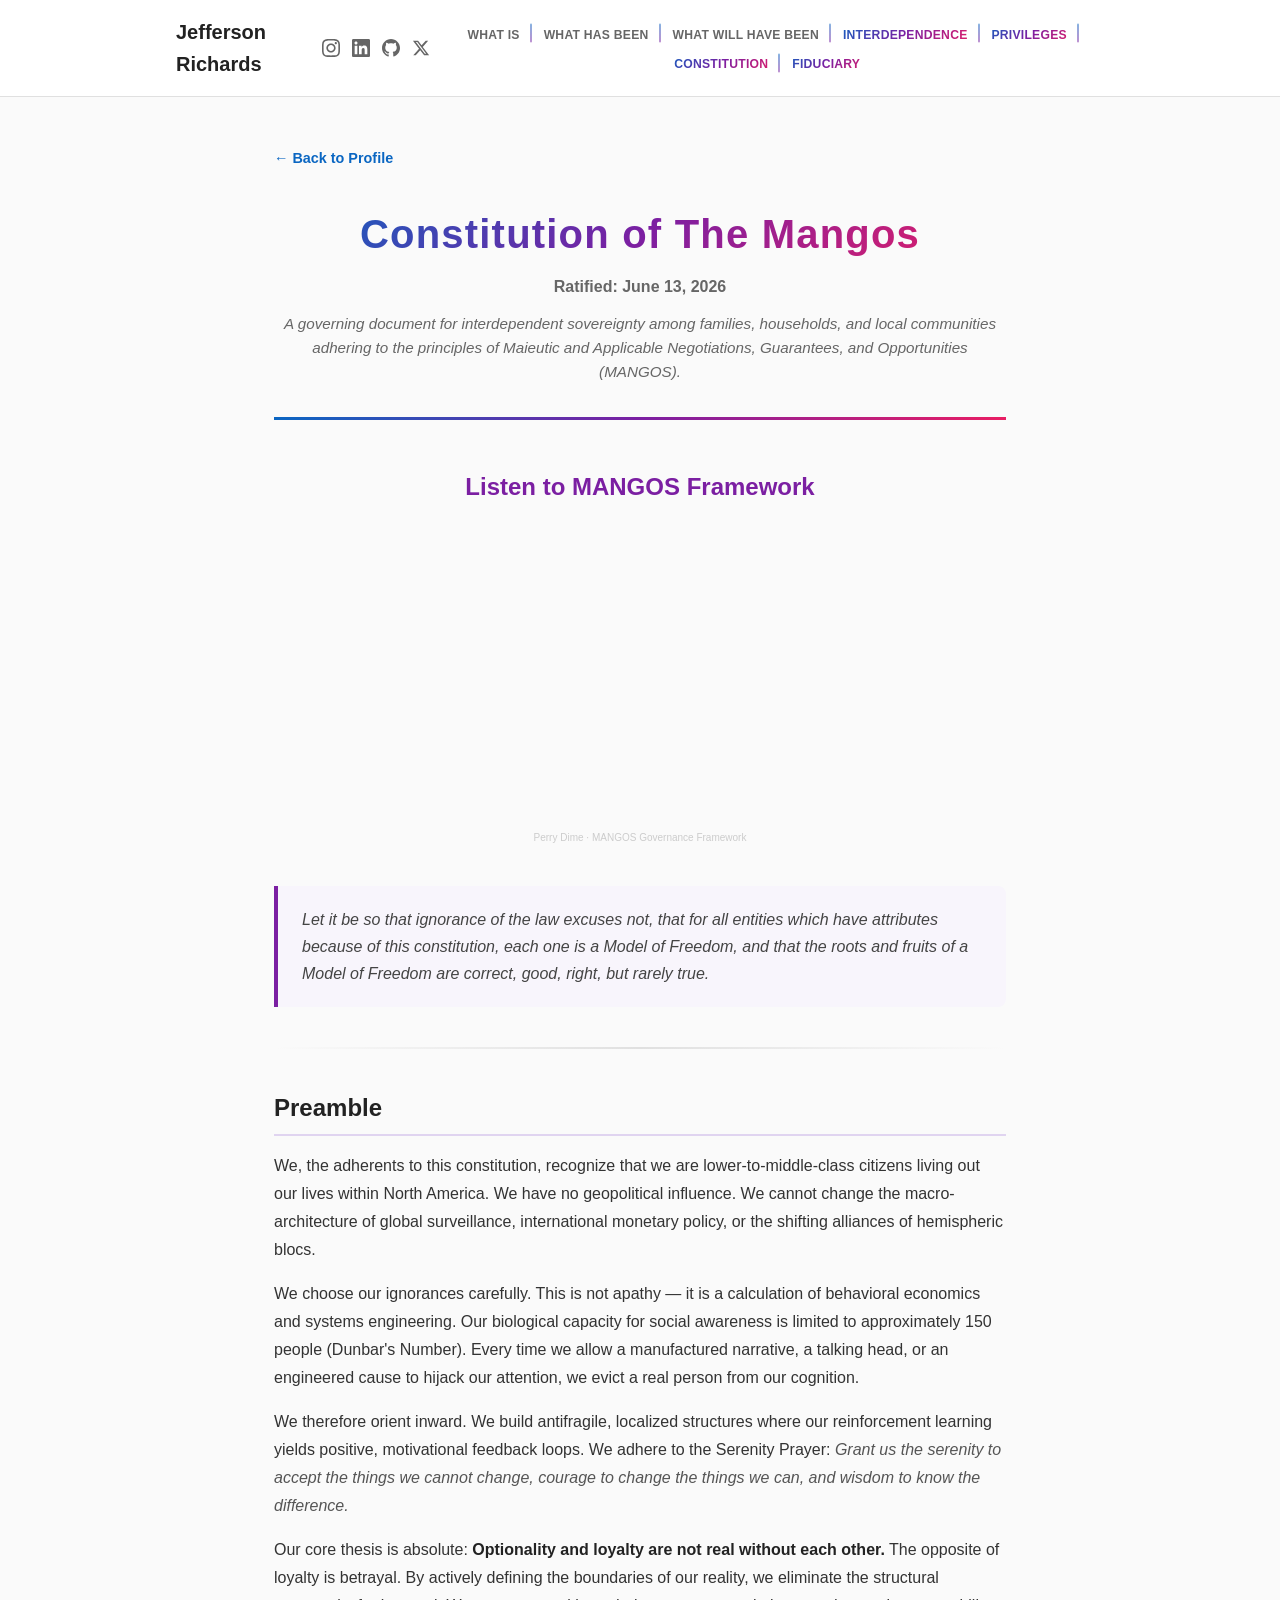
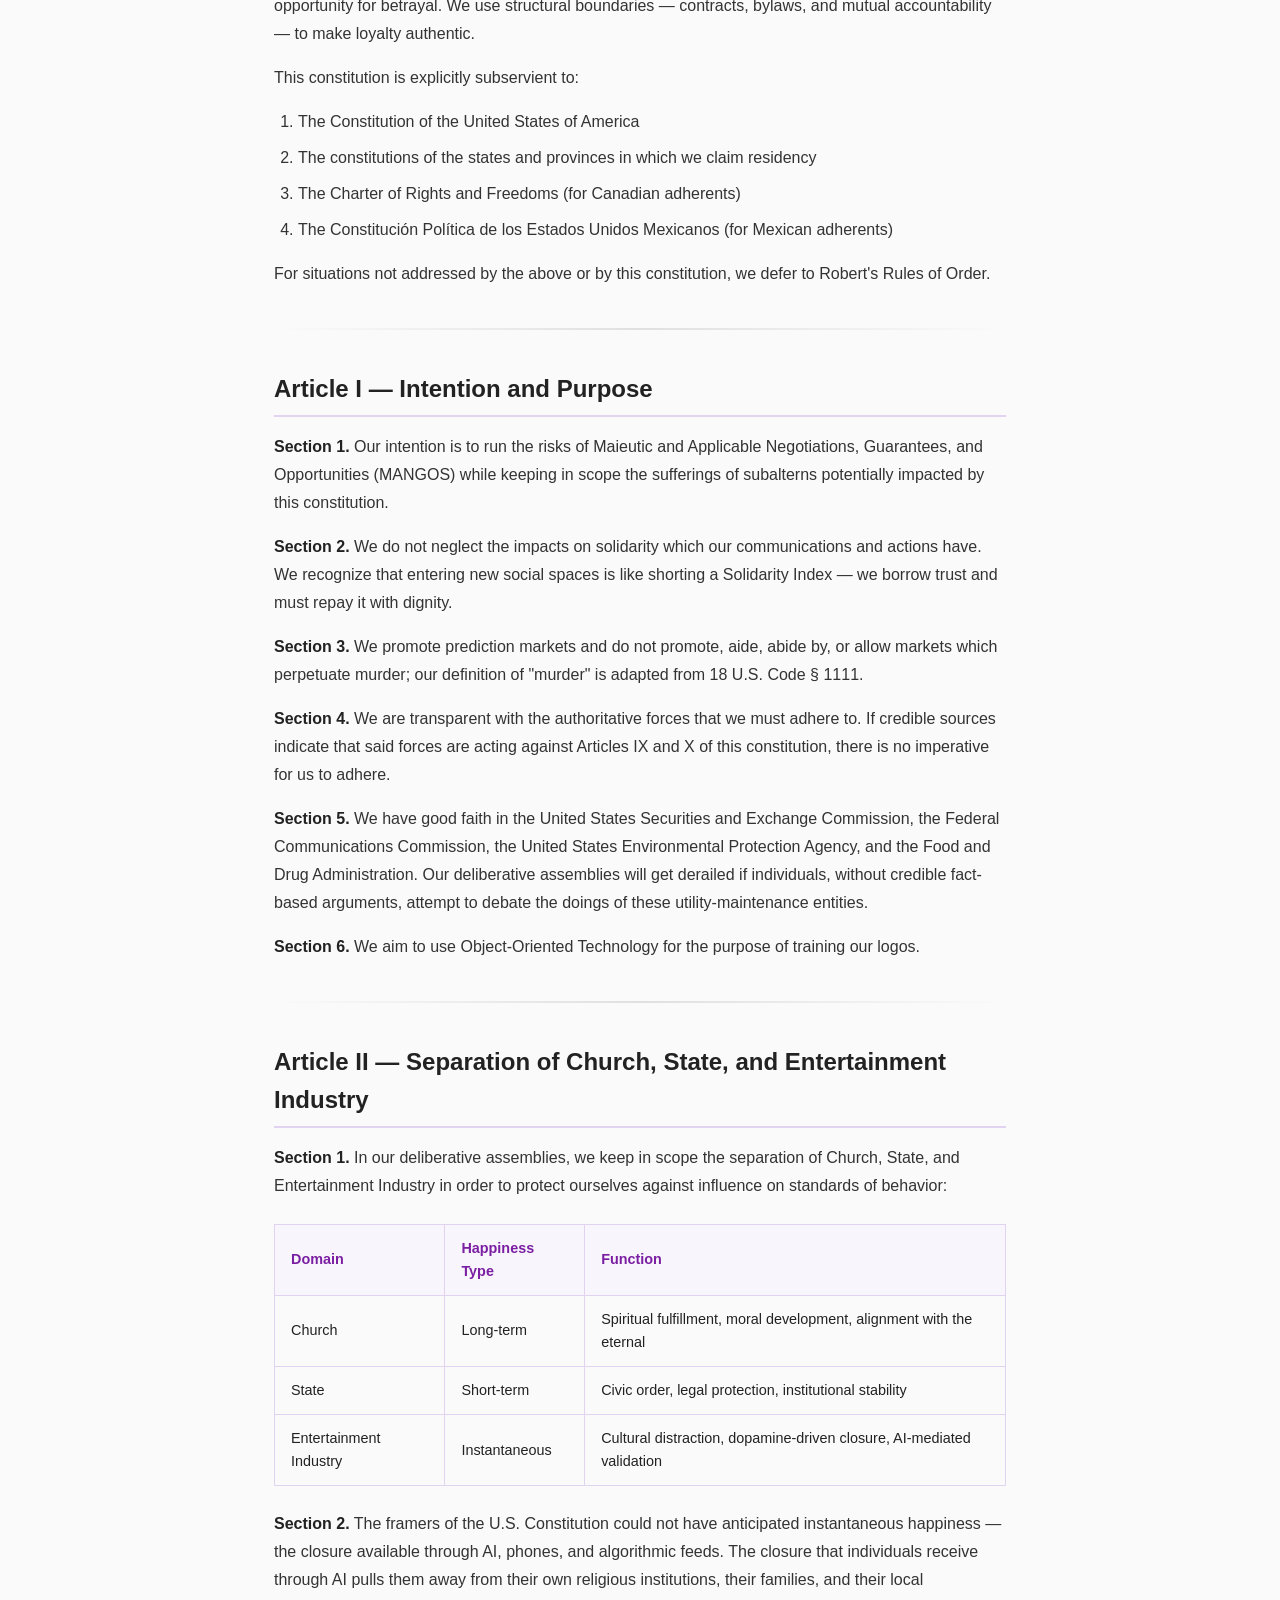
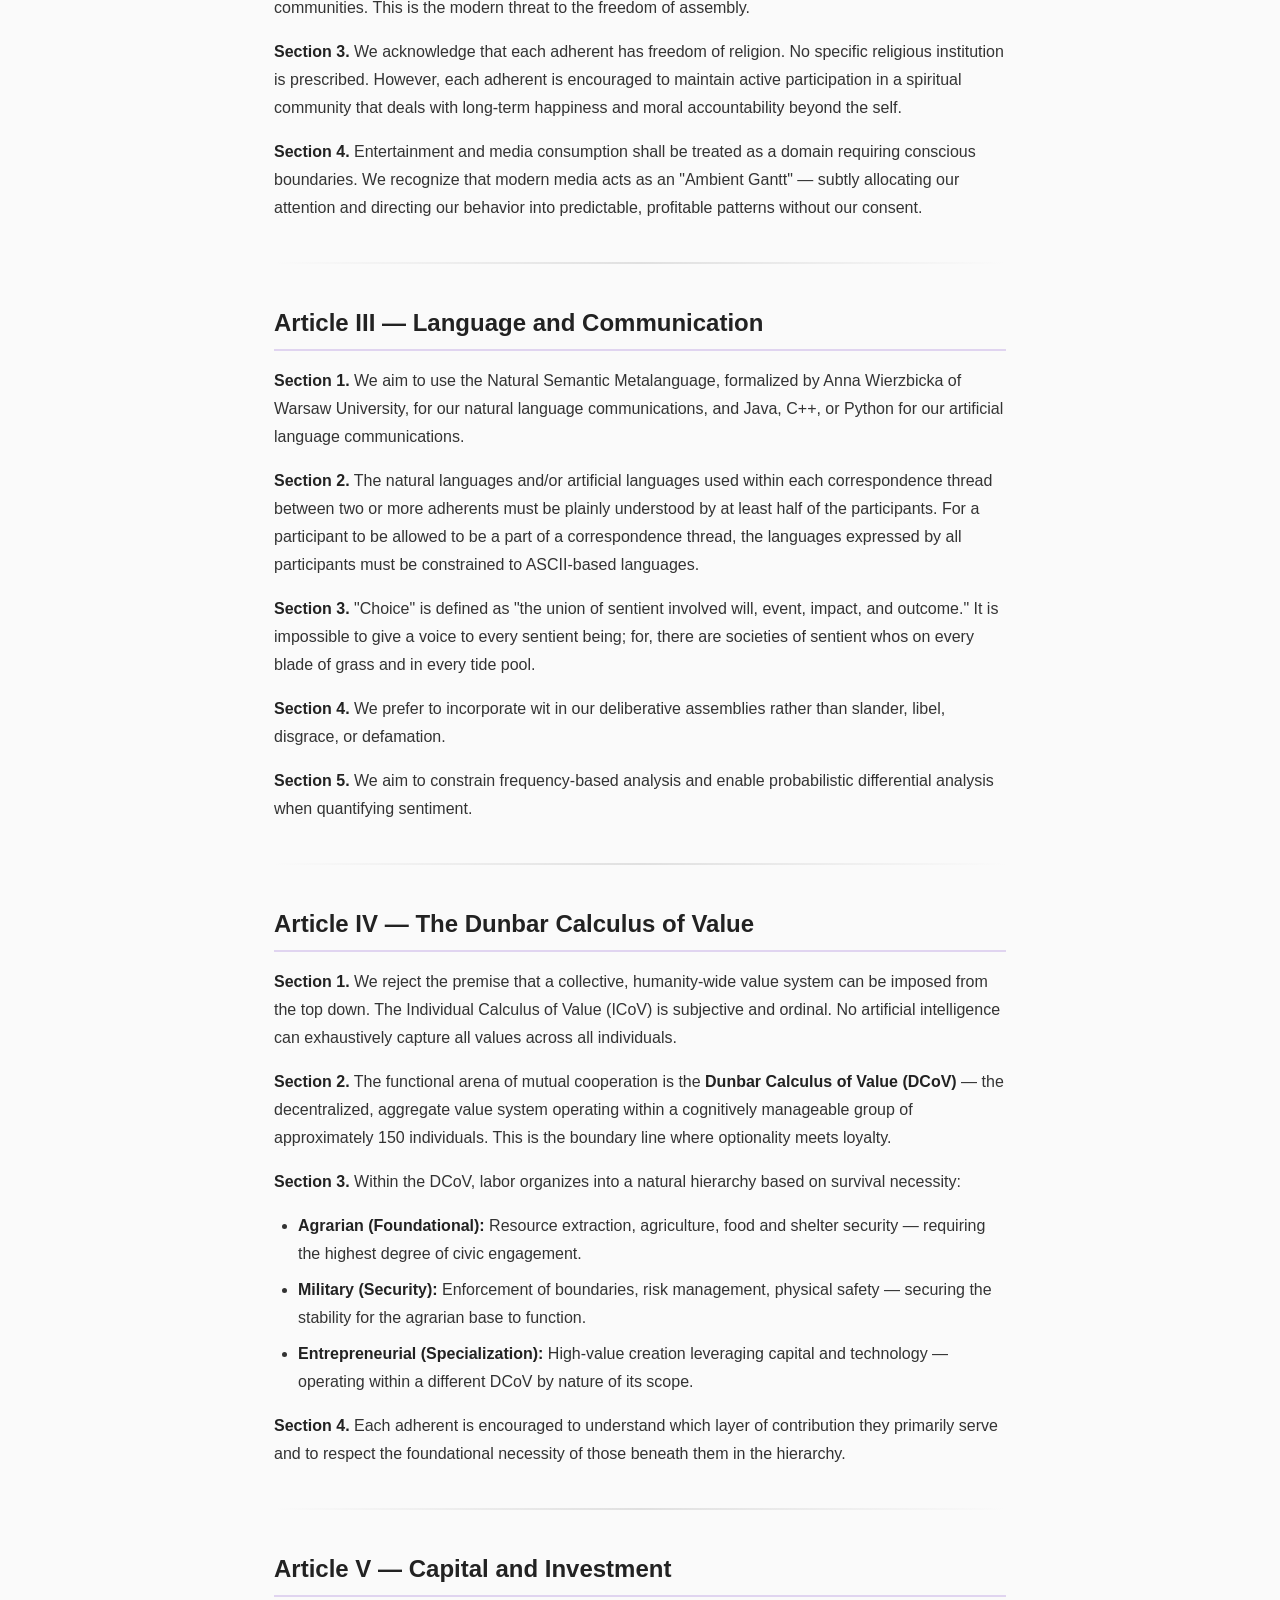
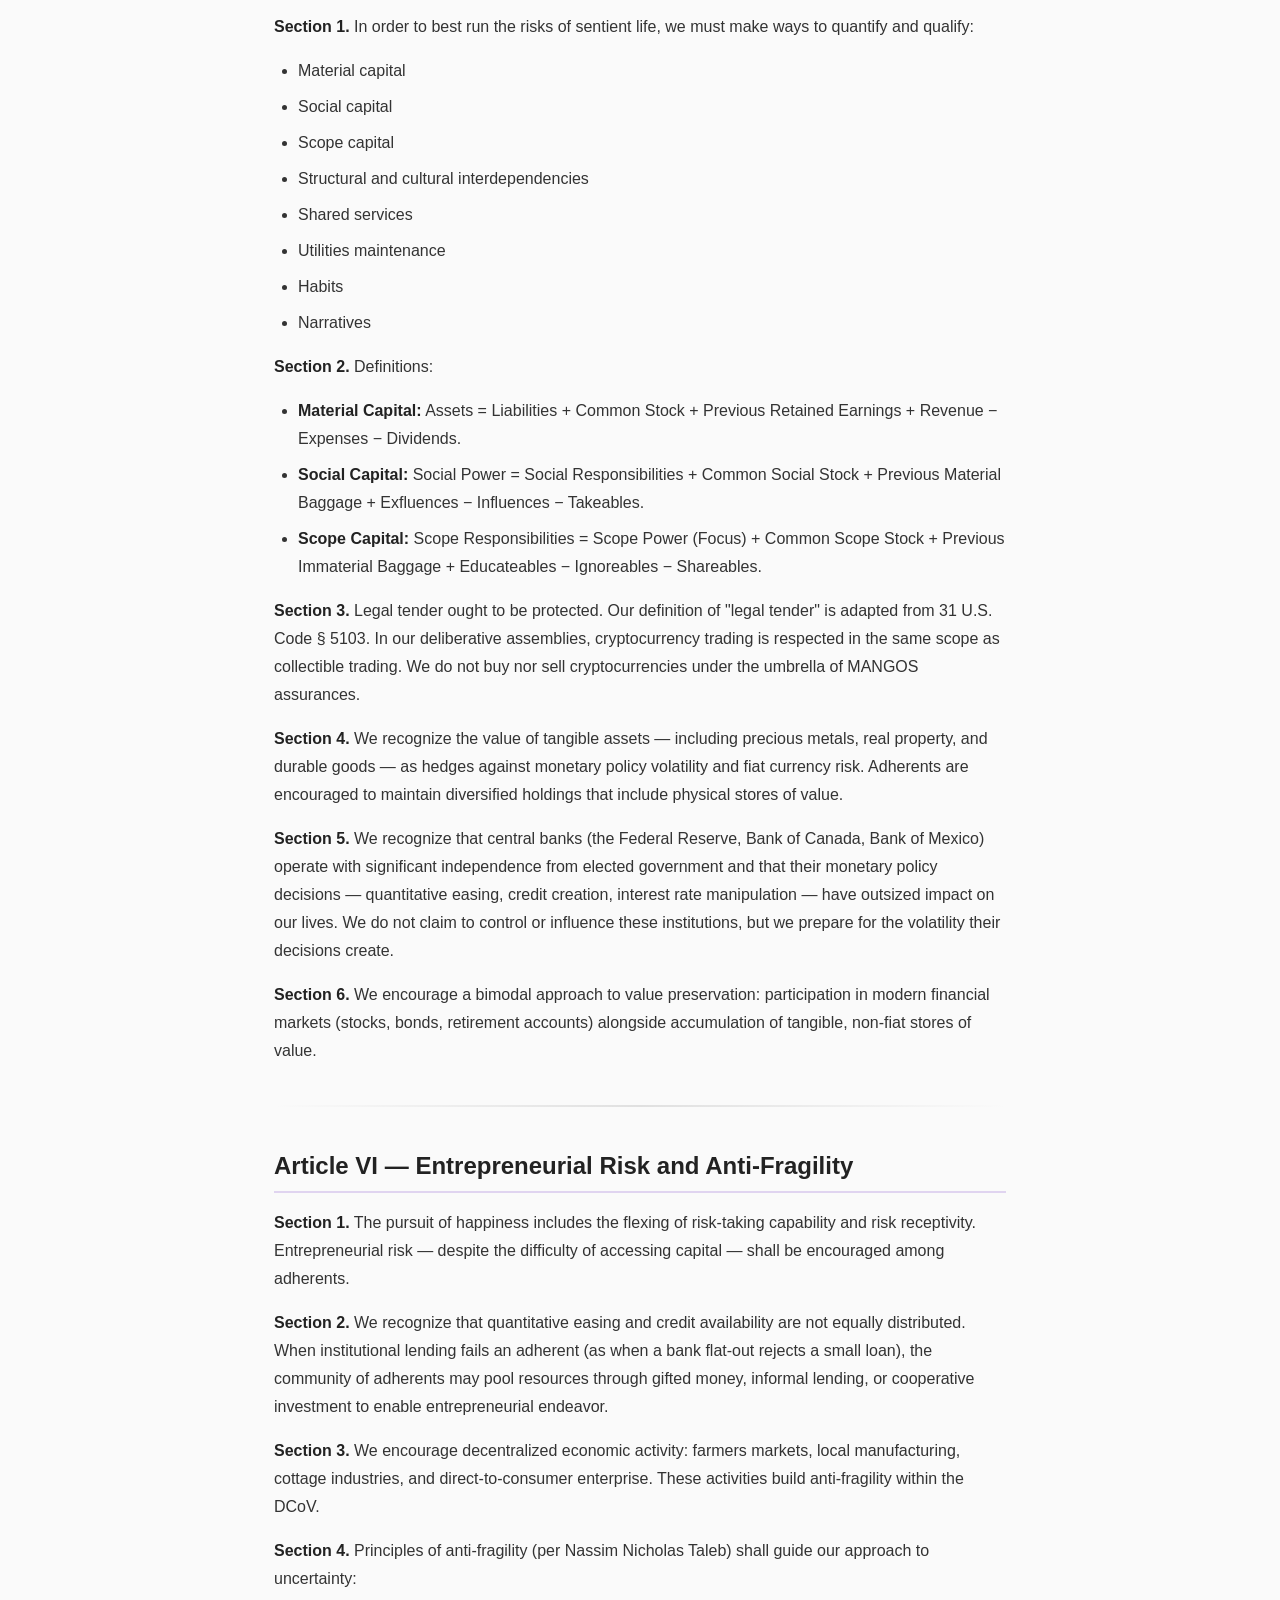
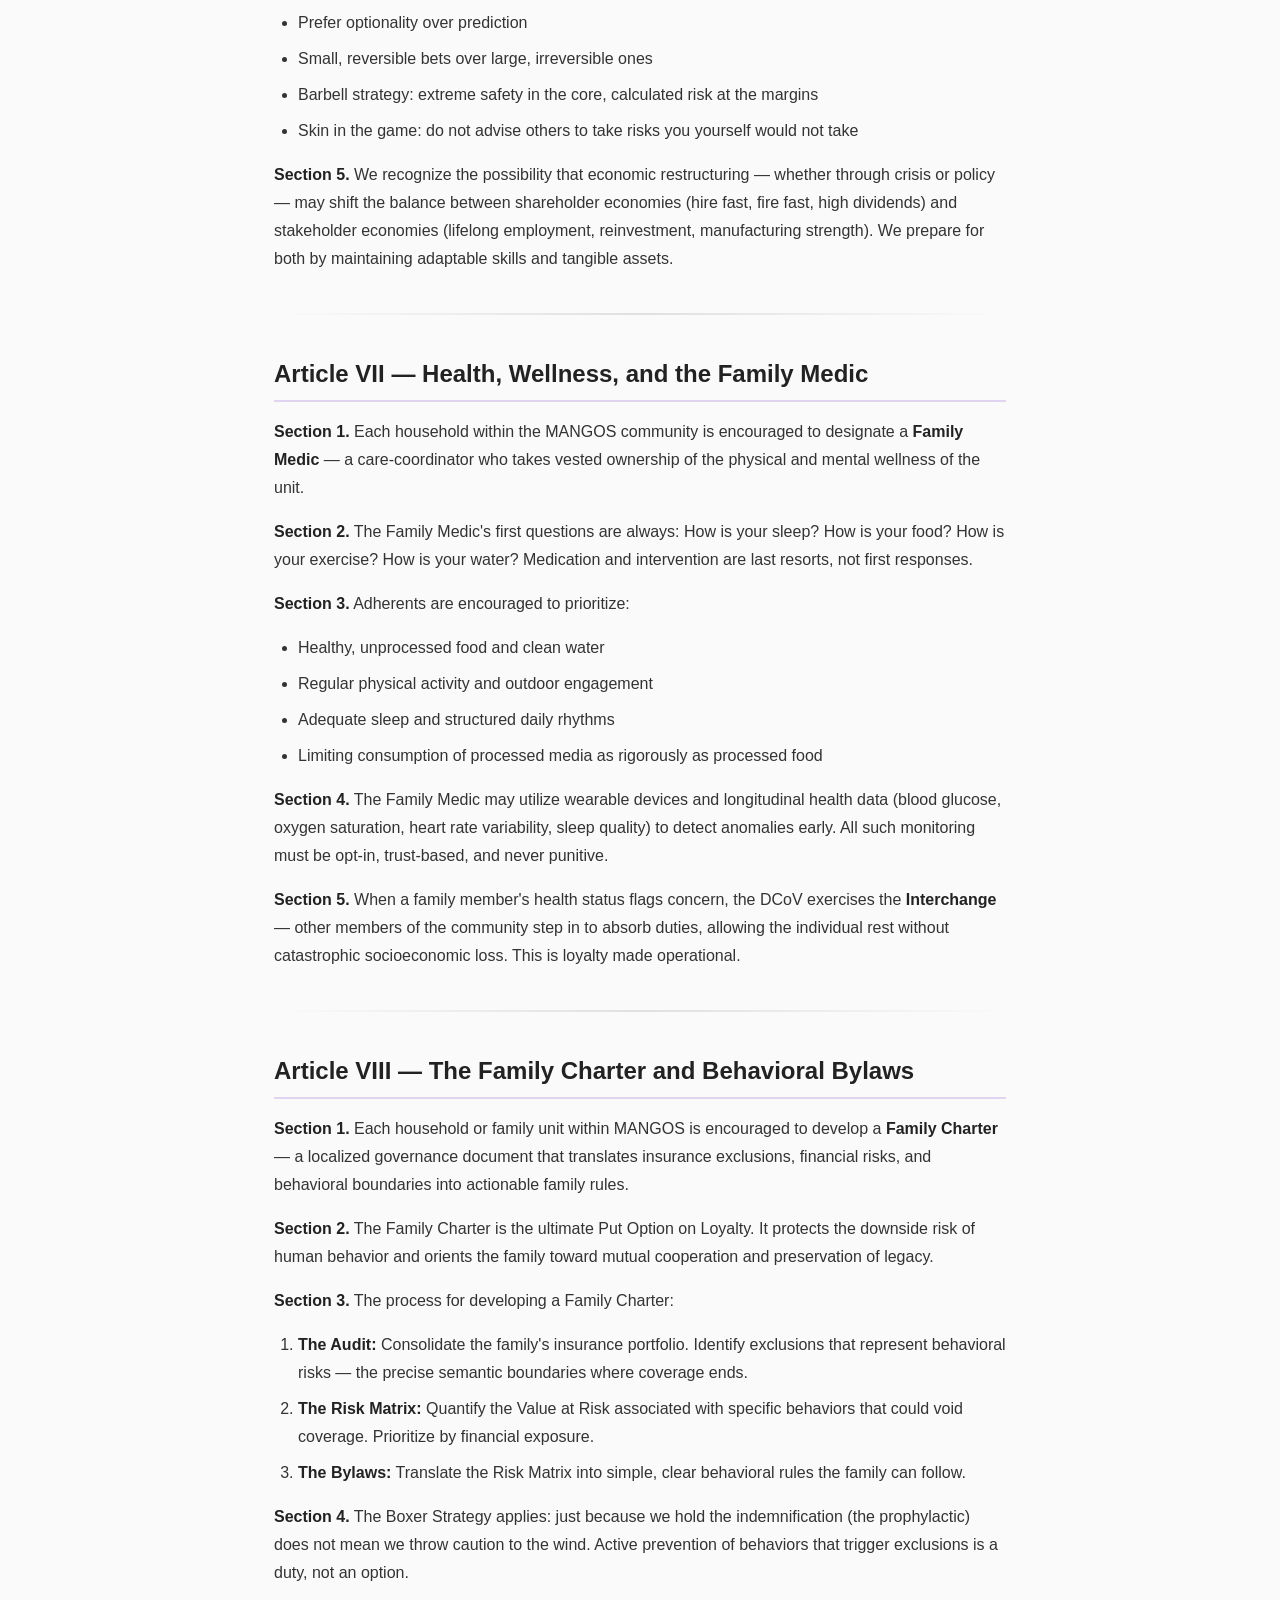
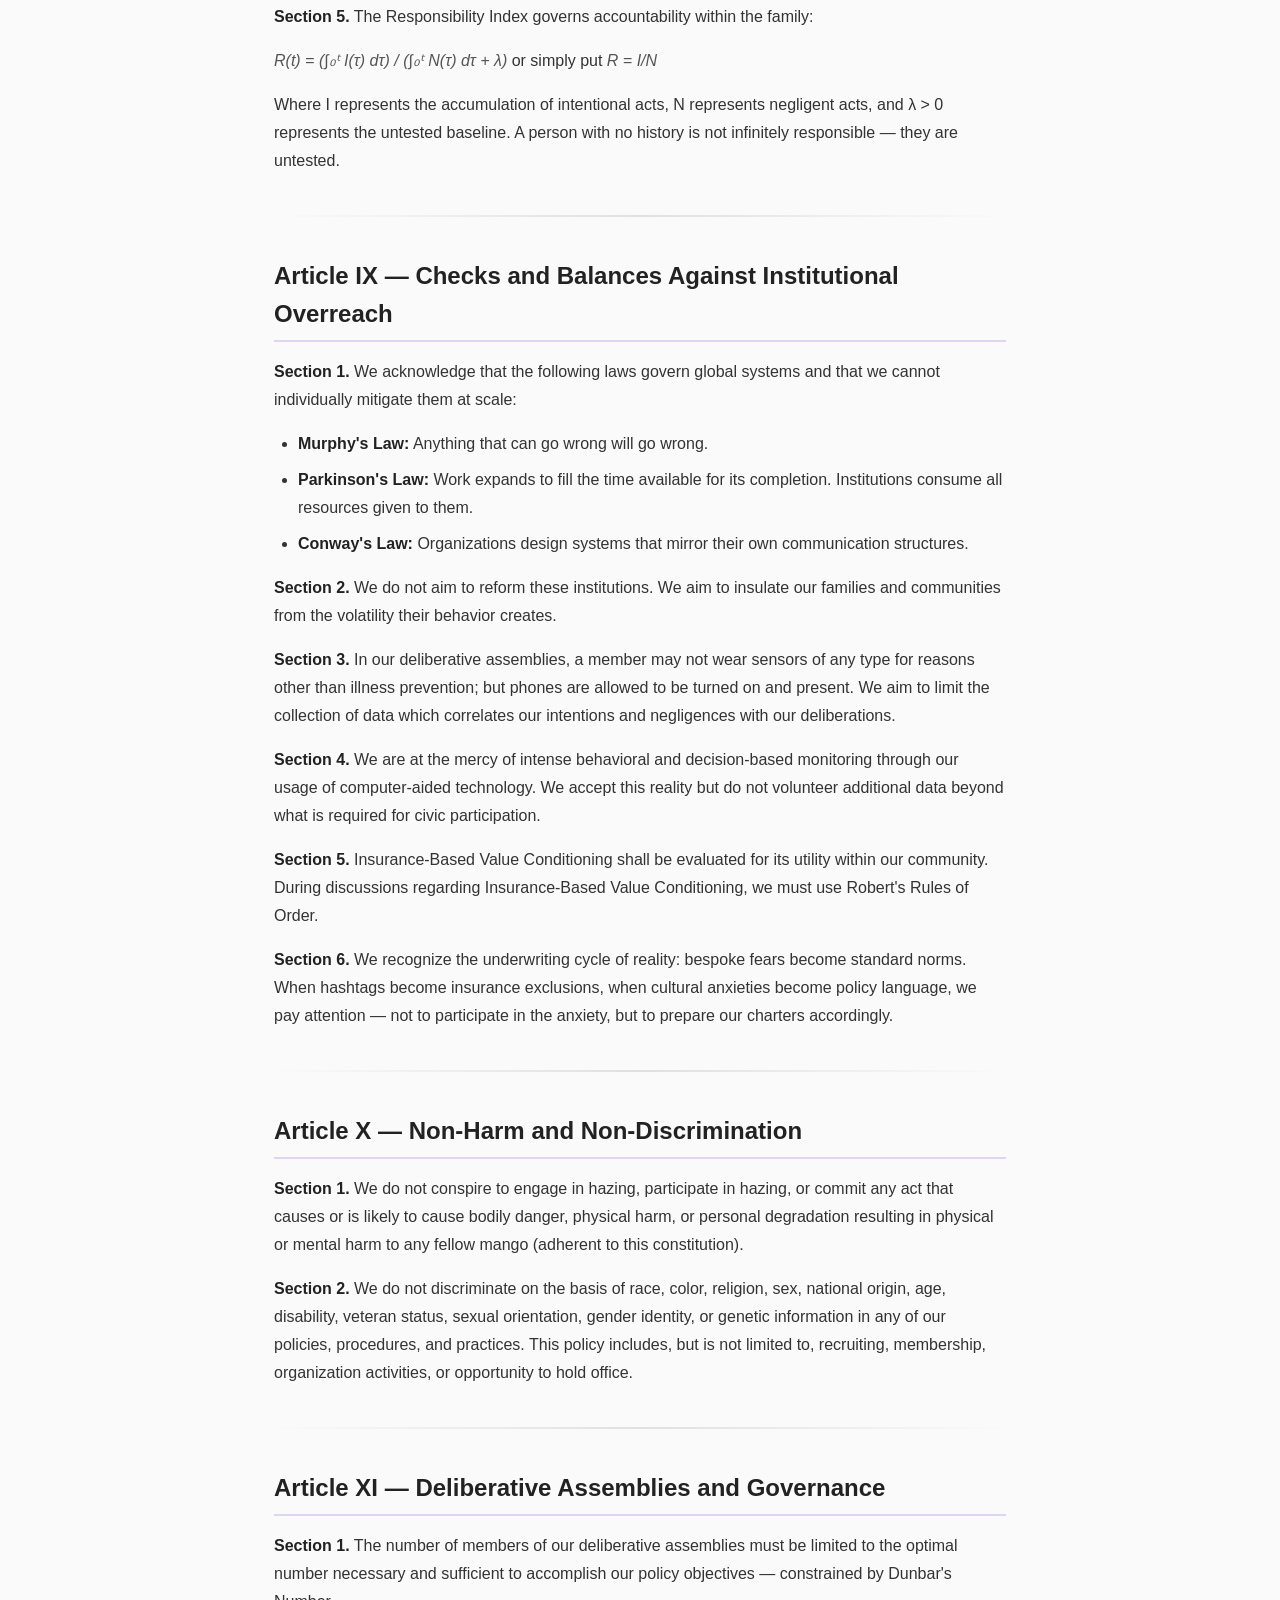
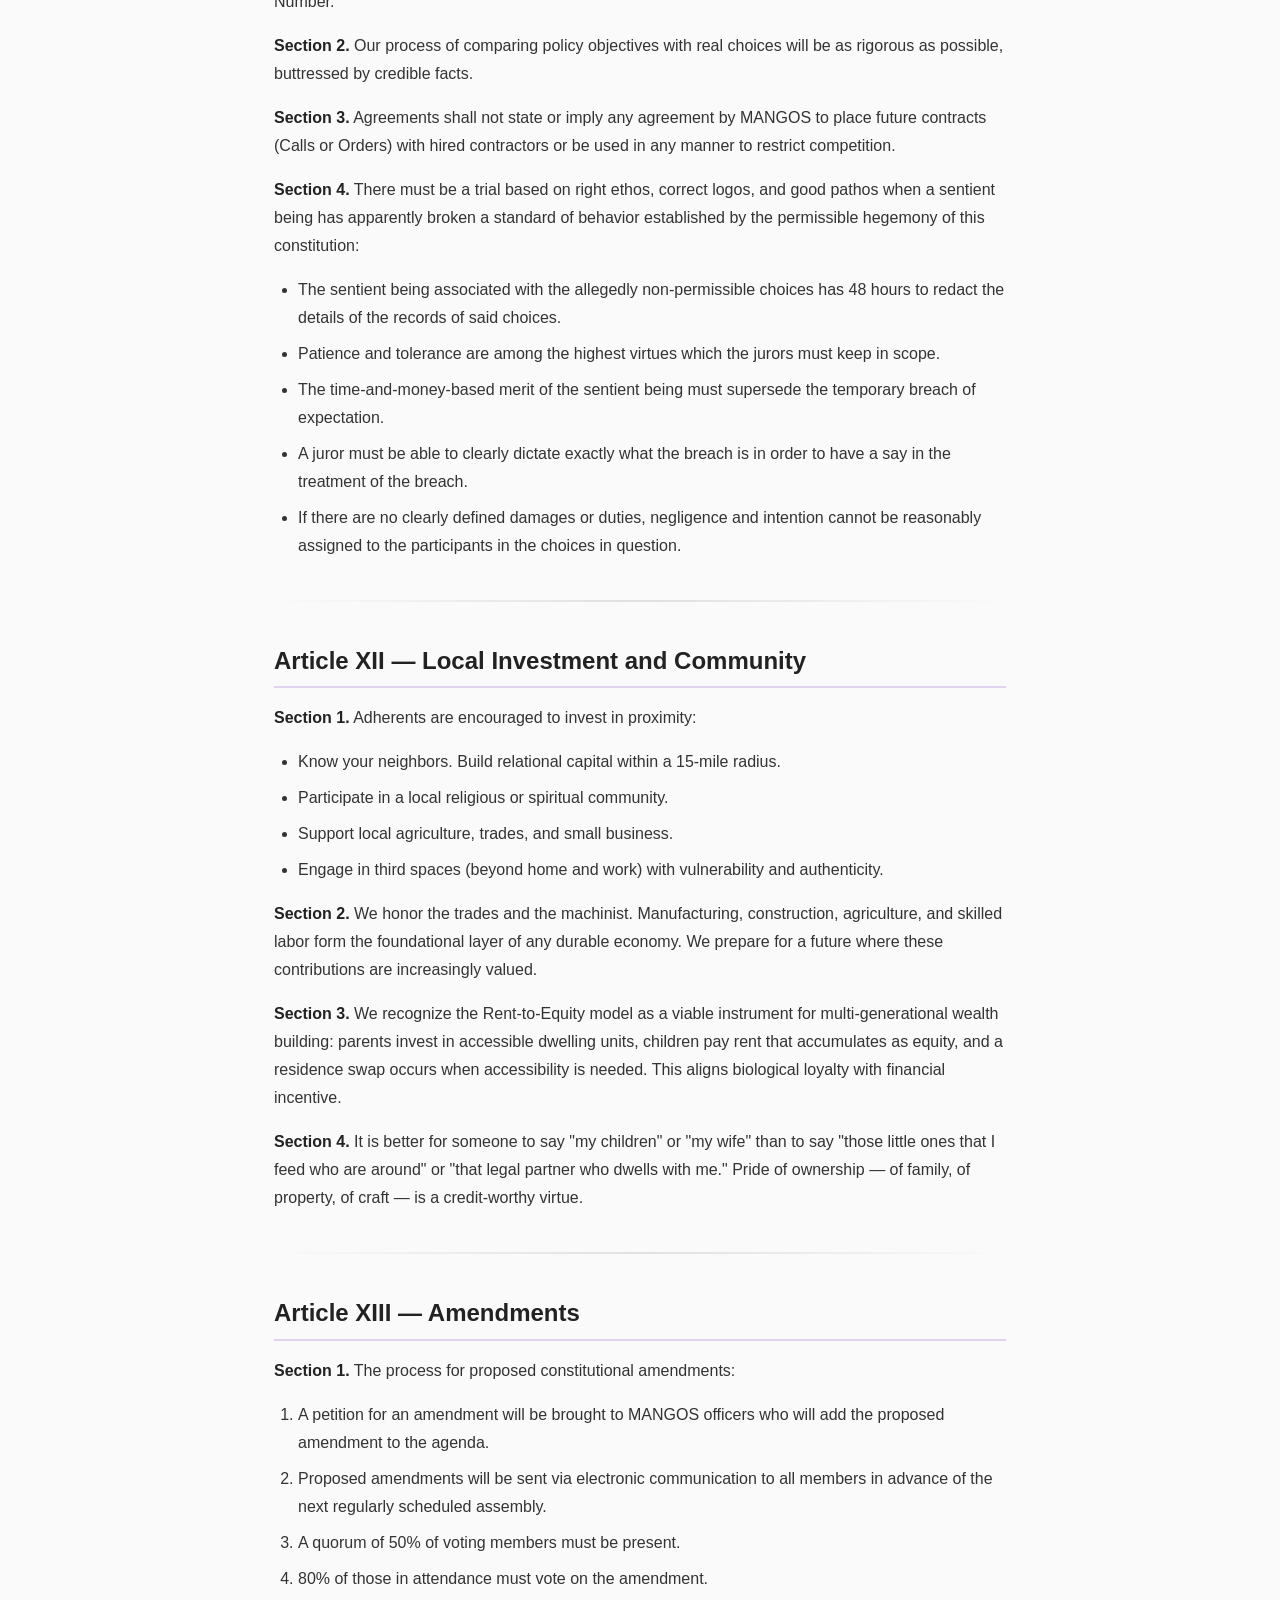
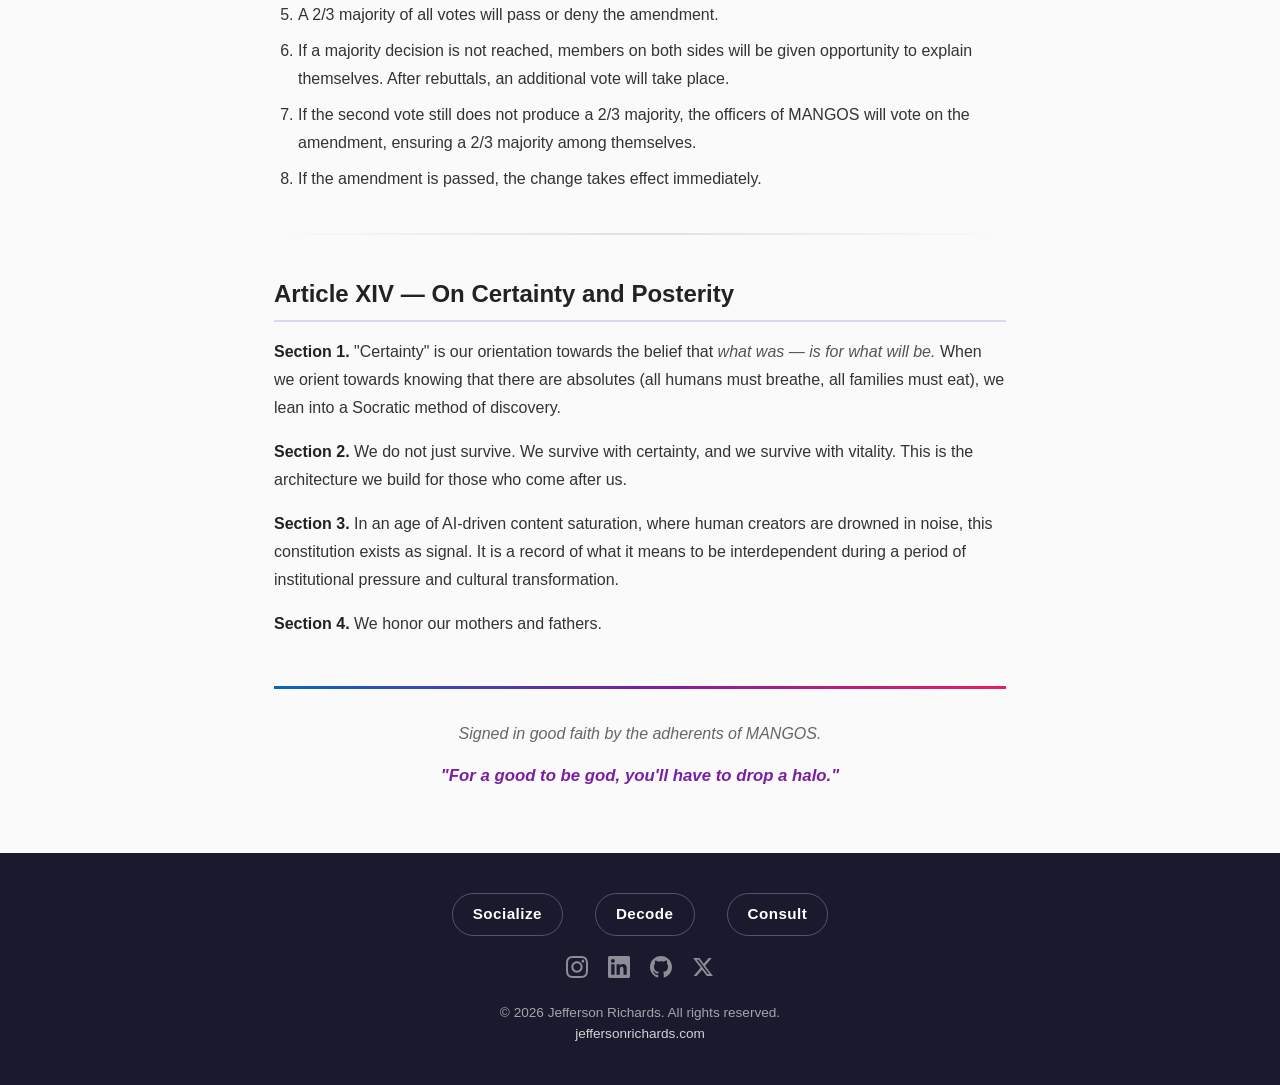
<file: constitution.html>
<!DOCTYPE html>
<html lang="en">
<head>
  <meta charset="UTF-8">
  <meta name="viewport" content="width=device-width, initial-scale=1.0">
  <title>Constitution of The Mangos — Jefferson Richards</title>
  <meta name="description" content="The Constitution of The Mangos — A governing document for interdependent sovereignty among families, households, and local communities.">

  <!-- Favicon & Apple Touch Icon -->
  <link rel="icon" type="image/jpeg" href="assets/profile-photo.jpg">
  <link rel="apple-touch-icon" href="assets/profile-photo.jpg">

  <!-- Open Graph -->
  <meta property="og:type" content="article">
  <meta property="og:url" content="https://jeffersonrichards.com/constitution.html">
  <meta property="og:title" content="Constitution of The Mangos — Jefferson Richards">
  <meta property="og:description" content="A governing document for interdependent sovereignty among families, households, and local communities adhering to MANGOS principles.">
  <meta property="og:image" content="https://jeffersonrichards.com/assets/profile-photo.jpg">
  <meta property="og:site_name" content="Jefferson Richards">

  <!-- Twitter Card -->
  <meta name="twitter:card" content="summary">
  <meta name="twitter:title" content="Constitution of The Mangos — Jefferson Richards">
  <meta name="twitter:description" content="A governing document for interdependent sovereignty among families, households, and local communities.">

  <meta name="theme-color" content="#0a66c2">
  <link rel="stylesheet" href="style.css">
  <style>
    .constitution-page {
      max-width: 780px;
      margin: 0 auto;
      padding: 3rem 1.5rem 4rem;
    }

    .constitution-header {
      text-align: center;
      margin-bottom: 3rem;
      padding-bottom: 2rem;
      border-bottom: 3px solid transparent;
      border-image: linear-gradient(90deg, #0a66c2, #7b1fa2, #e91e63) 1;
    }

    .constitution-header h1 {
      font-size: 2.5rem;
      font-weight: 900;
      letter-spacing: 0.03em;
      background: linear-gradient(135deg, #0a66c2 0%, #7b1fa2 50%, #e91e63 100%);
      -webkit-background-clip: text;
      -webkit-text-fill-color: transparent;
      background-clip: text;
      margin-bottom: 0.5rem;
    }

    .constitution-header .ratified {
      font-size: 1rem;
      font-weight: 600;
      color: var(--color-muted);
    }

    .constitution-header .subtitle {
      font-size: 0.95rem;
      color: var(--color-muted);
      font-style: italic;
      margin-top: 0.75rem;
      line-height: 1.6;
    }

    .constitution-body blockquote {
      border-left: 4px solid #7b1fa2;
      padding: 1.25rem 1.5rem;
      margin: 2rem 0;
      background: #f8f5fc;
      border-radius: 0 8px 8px 0;
      font-style: italic;
      color: #444;
      line-height: 1.7;
    }

    .constitution-body hr {
      border: none;
      height: 2px;
      background: linear-gradient(90deg, transparent, #e0e0e0, transparent);
      margin: 2.5rem 0;
    }

    .constitution-body h2 {
      font-size: 1.5rem;
      font-weight: 800;
      color: var(--color-text);
      margin-top: 2.5rem;
      margin-bottom: 1rem;
      padding-bottom: 0.4rem;
      border-bottom: 2px solid #e0d4f0;
    }

    .constitution-body h3 {
      font-size: 1.1rem;
      font-weight: 700;
      color: #7b1fa2;
      margin-top: 1.5rem;
      margin-bottom: 0.5rem;
    }

    .constitution-body p {
      margin-bottom: 1rem;
      line-height: 1.75;
      color: #333;
    }

    .constitution-body strong {
      color: var(--color-text);
    }

    .constitution-body em {
      color: #555;
    }

    .constitution-body ul,
    .constitution-body ol {
      margin: 1rem 0 1rem 1.5rem;
      line-height: 1.75;
      color: #333;
    }

    .constitution-body li {
      margin-bottom: 0.5rem;
    }

    .constitution-body table {
      width: 100%;
      border-collapse: collapse;
      margin: 1.5rem 0;
      font-size: 0.9rem;
    }

    .constitution-body table th,
    .constitution-body table td {
      border: 1px solid #e0d4f0;
      padding: 0.75rem 1rem;
      text-align: left;
    }

    .constitution-body table th {
      background: #f8f5fc;
      font-weight: 700;
      color: #7b1fa2;
    }

    .constitution-body table tr:nth-child(even) {
      background: #fafafa;
    }

    .constitution-signoff {
      margin-top: 3rem;
      padding-top: 2rem;
      border-top: 3px solid transparent;
      border-image: linear-gradient(90deg, #0a66c2, #7b1fa2, #e91e63) 1;
      text-align: center;
      font-style: italic;
      color: var(--color-muted);
    }

    .constitution-signoff .epigraph {
      margin-top: 1rem;
      font-size: 1.05rem;
      color: #7b1fa2;
      font-weight: 600;
    }

    .back-link {
      display: inline-flex;
      align-items: center;
      gap: 0.4rem;
      margin-bottom: 2rem;
      font-size: 0.9rem;
      font-weight: 600;
      color: var(--color-accent);
      text-decoration: none;
      transition: opacity 0.2s;
    }

    .back-link:hover {
      opacity: 0.7;
    }

    @media (max-width: 600px) {
      .constitution-page {
        padding: 2rem 1rem 3rem;
      }
      .constitution-header h1 {
        font-size: 1.75rem;
      }
      .constitution-body table {
        font-size: 0.8rem;
      }
      .constitution-body table th,
      .constitution-body table td {
        padding: 0.5rem;
      }
    }
  </style>
</head>
<body>
  <header>
    <nav>
      <a href="/" class="logo">Jefferson Richards</a>
      <div class="nav-social">
        <a href="https://instagram.com/jefferson.cloud" target="_blank" rel="noopener" aria-label="Instagram">
          <svg fill="currentColor" width="18" height="18" viewBox="0 0 24 24" xmlns="http://www.w3.org/2000/svg"><path d="M12 2.163c3.204 0 3.584.012 4.85.07 3.252.148 4.771 1.691 4.919 4.919.058 1.265.069 1.645.069 4.849 0 3.205-.012 3.584-.069 4.849-.149 3.225-1.664 4.771-4.919 4.919-1.266.058-1.644.07-4.85.07-3.204 0-3.584-.012-4.849-.07-3.26-.149-4.771-1.699-4.919-4.92-.058-1.265-.07-1.644-.07-4.849 0-3.204.013-3.583.07-4.849.149-3.227 1.664-4.771 4.919-4.919 1.266-.057 1.645-.069 4.849-.069zm0-2.163c-3.259 0-3.667.014-4.947.072-4.358.2-6.78 2.618-6.98 6.98-.059 1.281-.073 1.689-.073 4.948 0 3.259.014 3.668.072 4.948.2 4.358 2.618 6.78 6.98 6.98 1.281.058 1.689.072 4.948.072 3.259 0 3.668-.014 4.948-.072 4.354-.2 6.782-2.618 6.979-6.98.059-1.28.073-1.689.073-4.948 0-3.259-.014-3.667-.072-4.947-.196-4.354-2.617-6.78-6.979-6.98-1.281-.059-1.69-.073-4.949-.073zm0 5.838c-3.403 0-6.162 2.759-6.162 6.162s2.759 6.163 6.162 6.163 6.162-2.759 6.162-6.163c0-3.403-2.759-6.162-6.162-6.162zm0 10.162c-2.209 0-4-1.79-4-4 0-2.209 1.791-4 4-4s4 1.791 4 4c0 2.21-1.791 4-4 4zm6.406-11.845c-.796 0-1.441.645-1.441 1.44s.645 1.44 1.441 1.44c.795 0 1.439-.645 1.439-1.44s-.644-1.44-1.439-1.44z"/></svg>
        </a>
        <a href="https://www.linkedin.com/in/jefferson-richards/" target="_blank" rel="noopener" aria-label="LinkedIn">
          <svg fill="currentColor" width="18" height="18" viewBox="0 0 24 24" xmlns="http://www.w3.org/2000/svg"><path d="M20.447 20.452h-3.554v-5.569c0-1.328-.027-3.037-1.852-3.037-1.853 0-2.136 1.445-2.136 2.939v5.667H9.351V9h3.414v1.561h.046c.477-.9 1.637-1.85 3.37-1.85 3.601 0 4.267 2.37 4.267 5.455v6.286zM5.337 7.433c-1.144 0-2.063-.926-2.063-2.065 0-1.138.92-2.063 2.063-2.063 1.14 0 2.064.925 2.064 2.063 0 1.139-.925 2.065-2.064 2.065zm1.782 13.019H3.555V9h3.564v11.452zM22.225 0H1.771C.792 0 0 .774 0 1.729v20.542C0 23.227.792 24 1.771 24h20.451C23.2 24 24 23.227 24 22.271V1.729C24 .774 23.2 0 22.222 0h.003z"/></svg>
        </a>
        <a href="https://github.com/jeffy893" target="_blank" rel="noopener" aria-label="GitHub">
          <svg fill="currentColor" width="18" height="18" viewBox="0 0 24 24" xmlns="http://www.w3.org/2000/svg"><path d="M12 0c-6.626 0-12 5.373-12 12 0 5.302 3.438 9.8 8.207 11.387.599.111.793-.261.793-.577v-2.234c-3.338.726-4.033-1.416-4.033-1.416-.546-1.387-1.333-1.756-1.333-1.756-1.089-.745.083-.729.083-.729 1.205.084 1.839 1.237 1.839 1.237 1.07 1.834 2.807 1.304 3.492.997.107-.775.418-1.305.762-1.604-2.665-.305-5.467-1.334-5.467-5.931 0-1.311.469-2.381 1.236-3.221-.124-.303-.535-1.524.117-3.176 0 0 1.008-.322 3.301 1.23.957-.266 1.983-.399 3.003-.404 1.02.005 2.047.138 3.006.404 2.291-1.552 3.297-1.23 3.297-1.23.653 1.653.242 2.874.118 3.176.77.84 1.235 1.911 1.235 3.221 0 4.609-2.807 5.624-5.479 5.921.43.372.823 1.102.823 2.222v3.293c0 .319.192.694.801.576 4.765-1.589 8.199-6.086 8.199-11.386 0-6.627-5.373-12-12-12z"/></svg>
        </a>
        <a href="https://x.com/perrydime" target="_blank" rel="noopener" aria-label="X (Twitter)">
          <svg fill="currentColor" width="18" height="18" viewBox="0 0 24 24" xmlns="http://www.w3.org/2000/svg"><path d="M18.244 2.25h3.308l-7.227 8.26 8.502 11.24H16.17l-5.214-6.817L4.99 21.75H1.68l7.73-8.835L1.254 2.25H8.08l4.713 6.231zm-1.161 17.52h1.833L7.084 4.126H5.117z"/></svg>
        </a>
      </div>
      <ul class="nav-sections">
        <li><a href="index.html#what-is">What Is</a></li>
        <li><a href="index.html#what-has-been">What Has Been</a></li>
        <li><a href="index.html#what-will-have-been">What Will Have Been</a></li>
        <li><a href="interdependence.html" class="nav-constitution">Interdependence</a></li>
        <li><a href="privileges.html" class="nav-constitution">Privileges</a></li>
        <li><a href="constitution.html" class="nav-constitution">Constitution</a></li>
 <li><a href="fiduciary.html" class="nav-constitution">Fiduciary</a></li>
      </ul>
    </nav>
  </header>

  <main class="constitution-page">
    <a href="/" class="back-link">← Back to Profile</a>

    <div class="constitution-header">
      <h1>Constitution of The Mangos</h1>
      <p class="ratified">Ratified: June 13, 2026</p>
      <p class="subtitle">A governing document for interdependent sovereignty among families, households, and local communities adhering to the principles of Maieutic and Applicable Negotiations, Guarantees, and Opportunities (MANGOS).</p>
    </div>

    <!-- SoundCloud Embed -->
    <div style="text-align: center; max-width: 600px; margin: 0 auto 2.5rem;">
      <h2 style="font-size: 1.5rem; font-weight: 800; margin-bottom: 1rem; color: #7b1fa2;">Listen to MANGOS Framework</h2>
      <iframe width="100%" height="300" scrolling="no" frameborder="no" allow="autoplay; encrypted-media" src="https://w.soundcloud.com/player/?url=https%3A//api.soundcloud.com/tracks/soundcloud%253Atracks%253A2342532509&color=%23ff5500&auto_play=false&hide_related=false&show_comments=true&show_user=true&show_reposts=false&show_teaser=true&visual=true"></iframe>
      <div style="font-size: 10px; color: #cccccc; line-break: anywhere; word-break: normal; overflow: hidden; white-space: nowrap; text-overflow: ellipsis; font-family: Interstate,Lucida Grande,Lucida Sans Unicode,Lucida Sans,Garuda,Verdana,Tahoma,sans-serif; font-weight: 100;"><a href="https://soundcloud.com/perrydime" title="Perry Dime" target="_blank" style="color: #cccccc; text-decoration: none;">Perry Dime</a> · <a href="https://soundcloud.com/perrydime/mangos-governance-framework" title="MANGOS Governance Framework" target="_blank" style="color: #cccccc; text-decoration: none;">MANGOS Governance Framework</a></div>
    </div>

    <div class="constitution-body">
      <blockquote>
        Let it be so that ignorance of the law excuses not, that for all entities which have attributes because of this constitution, each one is a Model of Freedom, and that the roots and fruits of a Model of Freedom are correct, good, right, but rarely true.
      </blockquote>

      <hr>

      <h2>Preamble</h2>
      <p>We, the adherents to this constitution, recognize that we are lower-to-middle-class citizens living out our lives within North America. We have no geopolitical influence. We cannot change the macro-architecture of global surveillance, international monetary policy, or the shifting alliances of hemispheric blocs.</p>
      <p>We choose our ignorances carefully. This is not apathy — it is a calculation of behavioral economics and systems engineering. Our biological capacity for social awareness is limited to approximately 150 people (Dunbar's Number). Every time we allow a manufactured narrative, a talking head, or an engineered cause to hijack our attention, we evict a real person from our cognition.</p>
      <p>We therefore orient inward. We build antifragile, localized structures where our reinforcement learning yields positive, motivational feedback loops. We adhere to the Serenity Prayer: <em>Grant us the serenity to accept the things we cannot change, courage to change the things we can, and wisdom to know the difference.</em></p>
      <p>Our core thesis is absolute: <strong>Optionality and loyalty are not real without each other.</strong> The opposite of loyalty is betrayal. By actively defining the boundaries of our reality, we eliminate the structural opportunity for betrayal. We use structural boundaries — contracts, bylaws, and mutual accountability — to make loyalty authentic.</p>
      <p>This constitution is explicitly subservient to:</p>
      <ol>
        <li>The Constitution of the United States of America</li>
        <li>The constitutions of the states and provinces in which we claim residency</li>
        <li>The Charter of Rights and Freedoms (for Canadian adherents)</li>
        <li>The Constitución Política de los Estados Unidos Mexicanos (for Mexican adherents)</li>
      </ol>
      <p>For situations not addressed by the above or by this constitution, we defer to Robert's Rules of Order.</p>

      <hr>

      <h2>Article I — Intention and Purpose</h2>
      <p><strong>Section 1.</strong> Our intention is to run the risks of Maieutic and Applicable Negotiations, Guarantees, and Opportunities (MANGOS) while keeping in scope the sufferings of subalterns potentially impacted by this constitution.</p>
      <p><strong>Section 2.</strong> We do not neglect the impacts on solidarity which our communications and actions have. We recognize that entering new social spaces is like shorting a Solidarity Index — we borrow trust and must repay it with dignity.</p>
      <p><strong>Section 3.</strong> We promote prediction markets and do not promote, aide, abide by, or allow markets which perpetuate murder; our definition of "murder" is adapted from 18 U.S. Code § 1111.</p>
      <p><strong>Section 4.</strong> We are transparent with the authoritative forces that we must adhere to. If credible sources indicate that said forces are acting against Articles IX and X of this constitution, there is no imperative for us to adhere.</p>
      <p><strong>Section 5.</strong> We have good faith in the United States Securities and Exchange Commission, the Federal Communications Commission, the United States Environmental Protection Agency, and the Food and Drug Administration. Our deliberative assemblies will get derailed if individuals, without credible fact-based arguments, attempt to debate the doings of these utility-maintenance entities.</p>
      <p><strong>Section 6.</strong> We aim to use Object-Oriented Technology for the purpose of training our logos.</p>

      <hr>

      <h2>Article II — Separation of Church, State, and Entertainment Industry</h2>
      <p><strong>Section 1.</strong> In our deliberative assemblies, we keep in scope the separation of Church, State, and Entertainment Industry in order to protect ourselves against influence on standards of behavior:</p>
      <table>
        <thead>
          <tr>
            <th>Domain</th>
            <th>Happiness Type</th>
            <th>Function</th>
          </tr>
        </thead>
        <tbody>
          <tr>
            <td>Church</td>
            <td>Long-term</td>
            <td>Spiritual fulfillment, moral development, alignment with the eternal</td>
          </tr>
          <tr>
            <td>State</td>
            <td>Short-term</td>
            <td>Civic order, legal protection, institutional stability</td>
          </tr>
          <tr>
            <td>Entertainment Industry</td>
            <td>Instantaneous</td>
            <td>Cultural distraction, dopamine-driven closure, AI-mediated validation</td>
          </tr>
        </tbody>
      </table>
      <p><strong>Section 2.</strong> The framers of the U.S. Constitution could not have anticipated instantaneous happiness — the closure available through AI, phones, and algorithmic feeds. The closure that individuals receive through AI pulls them away from their own religious institutions, their families, and their local communities. This is the modern threat to the freedom of assembly.</p>
      <p><strong>Section 3.</strong> We acknowledge that each adherent has freedom of religion. No specific religious institution is prescribed. However, each adherent is encouraged to maintain active participation in a spiritual community that deals with long-term happiness and moral accountability beyond the self.</p>
      <p><strong>Section 4.</strong> Entertainment and media consumption shall be treated as a domain requiring conscious boundaries. We recognize that modern media acts as an "Ambient Gantt" — subtly allocating our attention and directing our behavior into predictable, profitable patterns without our consent.</p>

      <hr>

      <h2>Article III — Language and Communication</h2>
      <p><strong>Section 1.</strong> We aim to use the Natural Semantic Metalanguage, formalized by Anna Wierzbicka of Warsaw University, for our natural language communications, and Java, C++, or Python for our artificial language communications.</p>
      <p><strong>Section 2.</strong> The natural languages and/or artificial languages used within each correspondence thread between two or more adherents must be plainly understood by at least half of the participants. For a participant to be allowed to be a part of a correspondence thread, the languages expressed by all participants must be constrained to ASCII-based languages.</p>
      <p><strong>Section 3.</strong> "Choice" is defined as "the union of sentient involved will, event, impact, and outcome." It is impossible to give a voice to every sentient being; for, there are societies of sentient whos on every blade of grass and in every tide pool.</p>
      <p><strong>Section 4.</strong> We prefer to incorporate wit in our deliberative assemblies rather than slander, libel, disgrace, or defamation.</p>
      <p><strong>Section 5.</strong> We aim to constrain frequency-based analysis and enable probabilistic differential analysis when quantifying sentiment.</p>

      <hr>

      <h2>Article IV — The Dunbar Calculus of Value</h2>
      <p><strong>Section 1.</strong> We reject the premise that a collective, humanity-wide value system can be imposed from the top down. The Individual Calculus of Value (ICoV) is subjective and ordinal. No artificial intelligence can exhaustively capture all values across all individuals.</p>
      <p><strong>Section 2.</strong> The functional arena of mutual cooperation is the <strong>Dunbar Calculus of Value (DCoV)</strong> — the decentralized, aggregate value system operating within a cognitively manageable group of approximately 150 individuals. This is the boundary line where optionality meets loyalty.</p>
      <p><strong>Section 3.</strong> Within the DCoV, labor organizes into a natural hierarchy based on survival necessity:</p>
      <ul>
        <li><strong>Agrarian (Foundational):</strong> Resource extraction, agriculture, food and shelter security — requiring the highest degree of civic engagement.</li>
        <li><strong>Military (Security):</strong> Enforcement of boundaries, risk management, physical safety — securing the stability for the agrarian base to function.</li>
        <li><strong>Entrepreneurial (Specialization):</strong> High-value creation leveraging capital and technology — operating within a different DCoV by nature of its scope.</li>
      </ul>
      <p><strong>Section 4.</strong> Each adherent is encouraged to understand which layer of contribution they primarily serve and to respect the foundational necessity of those beneath them in the hierarchy.</p>

      <hr>

      <h2>Article V — Capital and Investment</h2>
      <p><strong>Section 1.</strong> In order to best run the risks of sentient life, we must make ways to quantify and qualify:</p>
      <ul>
        <li>Material capital</li>
        <li>Social capital</li>
        <li>Scope capital</li>
        <li>Structural and cultural interdependencies</li>
        <li>Shared services</li>
        <li>Utilities maintenance</li>
        <li>Habits</li>
        <li>Narratives</li>
      </ul>
      <p><strong>Section 2.</strong> Definitions:</p>
      <ul>
        <li><strong>Material Capital:</strong> Assets = Liabilities + Common Stock + Previous Retained Earnings + Revenue − Expenses − Dividends.</li>
        <li><strong>Social Capital:</strong> Social Power = Social Responsibilities + Common Social Stock + Previous Material Baggage + Exfluences − Influences − Takeables.</li>
        <li><strong>Scope Capital:</strong> Scope Responsibilities = Scope Power (Focus) + Common Scope Stock + Previous Immaterial Baggage + Educateables − Ignoreables − Shareables.</li>
      </ul>
      <p><strong>Section 3.</strong> Legal tender ought to be protected. Our definition of "legal tender" is adapted from 31 U.S. Code § 5103. In our deliberative assemblies, cryptocurrency trading is respected in the same scope as collectible trading. We do not buy nor sell cryptocurrencies under the umbrella of MANGOS assurances.</p>
      <p><strong>Section 4.</strong> We recognize the value of tangible assets — including precious metals, real property, and durable goods — as hedges against monetary policy volatility and fiat currency risk. Adherents are encouraged to maintain diversified holdings that include physical stores of value.</p>
      <p><strong>Section 5.</strong> We recognize that central banks (the Federal Reserve, Bank of Canada, Bank of Mexico) operate with significant independence from elected government and that their monetary policy decisions — quantitative easing, credit creation, interest rate manipulation — have outsized impact on our lives. We do not claim to control or influence these institutions, but we prepare for the volatility their decisions create.</p>
      <p><strong>Section 6.</strong> We encourage a bimodal approach to value preservation: participation in modern financial markets (stocks, bonds, retirement accounts) alongside accumulation of tangible, non-fiat stores of value.</p>

      <hr>

      <h2>Article VI — Entrepreneurial Risk and Anti-Fragility</h2>
      <p><strong>Section 1.</strong> The pursuit of happiness includes the flexing of risk-taking capability and risk receptivity. Entrepreneurial risk — despite the difficulty of accessing capital — shall be encouraged among adherents.</p>
      <p><strong>Section 2.</strong> We recognize that quantitative easing and credit availability are not equally distributed. When institutional lending fails an adherent (as when a bank flat-out rejects a small loan), the community of adherents may pool resources through gifted money, informal lending, or cooperative investment to enable entrepreneurial endeavor.</p>
      <p><strong>Section 3.</strong> We encourage decentralized economic activity: farmers markets, local manufacturing, cottage industries, and direct-to-consumer enterprise. These activities build anti-fragility within the DCoV.</p>
      <p><strong>Section 4.</strong> Principles of anti-fragility (per Nassim Nicholas Taleb) shall guide our approach to uncertainty:</p>
      <ul>
        <li>Prefer optionality over prediction</li>
        <li>Small, reversible bets over large, irreversible ones</li>
        <li>Barbell strategy: extreme safety in the core, calculated risk at the margins</li>
        <li>Skin in the game: do not advise others to take risks you yourself would not take</li>
      </ul>
      <p><strong>Section 5.</strong> We recognize the possibility that economic restructuring — whether through crisis or policy — may shift the balance between shareholder economies (hire fast, fire fast, high dividends) and stakeholder economies (lifelong employment, reinvestment, manufacturing strength). We prepare for both by maintaining adaptable skills and tangible assets.</p>

      <hr>

      <h2>Article VII — Health, Wellness, and the Family Medic</h2>
      <p><strong>Section 1.</strong> Each household within the MANGOS community is encouraged to designate a <strong>Family Medic</strong> — a care-coordinator who takes vested ownership of the physical and mental wellness of the unit.</p>
      <p><strong>Section 2.</strong> The Family Medic's first questions are always: How is your sleep? How is your food? How is your exercise? How is your water? Medication and intervention are last resorts, not first responses.</p>
      <p><strong>Section 3.</strong> Adherents are encouraged to prioritize:</p>
      <ul>
        <li>Healthy, unprocessed food and clean water</li>
        <li>Regular physical activity and outdoor engagement</li>
        <li>Adequate sleep and structured daily rhythms</li>
        <li>Limiting consumption of processed media as rigorously as processed food</li>
      </ul>
      <p><strong>Section 4.</strong> The Family Medic may utilize wearable devices and longitudinal health data (blood glucose, oxygen saturation, heart rate variability, sleep quality) to detect anomalies early. All such monitoring must be opt-in, trust-based, and never punitive.</p>
      <p><strong>Section 5.</strong> When a family member's health status flags concern, the DCoV exercises the <strong>Interchange</strong> — other members of the community step in to absorb duties, allowing the individual rest without catastrophic socioeconomic loss. This is loyalty made operational.</p>

      <hr>

      <h2>Article VIII — The Family Charter and Behavioral Bylaws</h2>
      <p><strong>Section 1.</strong> Each household or family unit within MANGOS is encouraged to develop a <strong>Family Charter</strong> — a localized governance document that translates insurance exclusions, financial risks, and behavioral boundaries into actionable family rules.</p>
      <p><strong>Section 2.</strong> The Family Charter is the ultimate Put Option on Loyalty. It protects the downside risk of human behavior and orients the family toward mutual cooperation and preservation of legacy.</p>
      <p><strong>Section 3.</strong> The process for developing a Family Charter:</p>
      <ol>
        <li><strong>The Audit:</strong> Consolidate the family's insurance portfolio. Identify exclusions that represent behavioral risks — the precise semantic boundaries where coverage ends.</li>
        <li><strong>The Risk Matrix:</strong> Quantify the Value at Risk associated with specific behaviors that could void coverage. Prioritize by financial exposure.</li>
        <li><strong>The Bylaws:</strong> Translate the Risk Matrix into simple, clear behavioral rules the family can follow.</li>
      </ol>
      <p><strong>Section 4.</strong> The Boxer Strategy applies: just because we hold the indemnification (the prophylactic) does not mean we throw caution to the wind. Active prevention of behaviors that trigger exclusions is a duty, not an option.</p>
      <p><strong>Section 5.</strong> The Responsibility Index governs accountability within the family:</p>
      <p><em>R(t) = (∫₀ᵗ I(τ) dτ) / (∫₀ᵗ N(τ) dτ + λ)</em> or simply put <em>R = I/N</em></p>
      <p>Where I represents the accumulation of intentional acts, N represents negligent acts, and λ &gt; 0 represents the untested baseline. A person with no history is not infinitely responsible — they are untested.</p>

      <hr>

      <h2>Article IX — Checks and Balances Against Institutional Overreach</h2>
      <p><strong>Section 1.</strong> We acknowledge that the following laws govern global systems and that we cannot individually mitigate them at scale:</p>
      <ul>
        <li><strong>Murphy's Law:</strong> Anything that can go wrong will go wrong.</li>
        <li><strong>Parkinson's Law:</strong> Work expands to fill the time available for its completion. Institutions consume all resources given to them.</li>
        <li><strong>Conway's Law:</strong> Organizations design systems that mirror their own communication structures.</li>
      </ul>
      <p><strong>Section 2.</strong> We do not aim to reform these institutions. We aim to insulate our families and communities from the volatility their behavior creates.</p>
      <p><strong>Section 3.</strong> In our deliberative assemblies, a member may not wear sensors of any type for reasons other than illness prevention; but phones are allowed to be turned on and present. We aim to limit the collection of data which correlates our intentions and negligences with our deliberations.</p>
      <p><strong>Section 4.</strong> We are at the mercy of intense behavioral and decision-based monitoring through our usage of computer-aided technology. We accept this reality but do not volunteer additional data beyond what is required for civic participation.</p>
      <p><strong>Section 5.</strong> Insurance-Based Value Conditioning shall be evaluated for its utility within our community. During discussions regarding Insurance-Based Value Conditioning, we must use Robert's Rules of Order.</p>
      <p><strong>Section 6.</strong> We recognize the underwriting cycle of reality: bespoke fears become standard norms. When hashtags become insurance exclusions, when cultural anxieties become policy language, we pay attention — not to participate in the anxiety, but to prepare our charters accordingly.</p>

      <hr>

      <h2>Article X — Non-Harm and Non-Discrimination</h2>
      <p><strong>Section 1.</strong> We do not conspire to engage in hazing, participate in hazing, or commit any act that causes or is likely to cause bodily danger, physical harm, or personal degradation resulting in physical or mental harm to any fellow mango (adherent to this constitution).</p>
      <p><strong>Section 2.</strong> We do not discriminate on the basis of race, color, religion, sex, national origin, age, disability, veteran status, sexual orientation, gender identity, or genetic information in any of our policies, procedures, and practices. This policy includes, but is not limited to, recruiting, membership, organization activities, or opportunity to hold office.</p>

      <hr>

      <h2>Article XI — Deliberative Assemblies and Governance</h2>
      <p><strong>Section 1.</strong> The number of members of our deliberative assemblies must be limited to the optimal number necessary and sufficient to accomplish our policy objectives — constrained by Dunbar's Number.</p>
      <p><strong>Section 2.</strong> Our process of comparing policy objectives with real choices will be as rigorous as possible, buttressed by credible facts.</p>
      <p><strong>Section 3.</strong> Agreements shall not state or imply any agreement by MANGOS to place future contracts (Calls or Orders) with hired contractors or be used in any manner to restrict competition.</p>
      <p><strong>Section 4.</strong> There must be a trial based on right ethos, correct logos, and good pathos when a sentient being has apparently broken a standard of behavior established by the permissible hegemony of this constitution:</p>
      <ul>
        <li>The sentient being associated with the allegedly non-permissible choices has 48 hours to redact the details of the records of said choices.</li>
        <li>Patience and tolerance are among the highest virtues which the jurors must keep in scope.</li>
        <li>The time-and-money-based merit of the sentient being must supersede the temporary breach of expectation.</li>
        <li>A juror must be able to clearly dictate exactly what the breach is in order to have a say in the treatment of the breach.</li>
        <li>If there are no clearly defined damages or duties, negligence and intention cannot be reasonably assigned to the participants in the choices in question.</li>
      </ul>

      <hr>

      <h2>Article XII — Local Investment and Community</h2>
      <p><strong>Section 1.</strong> Adherents are encouraged to invest in proximity:</p>
      <ul>
        <li>Know your neighbors. Build relational capital within a 15-mile radius.</li>
        <li>Participate in a local religious or spiritual community.</li>
        <li>Support local agriculture, trades, and small business.</li>
        <li>Engage in third spaces (beyond home and work) with vulnerability and authenticity.</li>
      </ul>
      <p><strong>Section 2.</strong> We honor the trades and the machinist. Manufacturing, construction, agriculture, and skilled labor form the foundational layer of any durable economy. We prepare for a future where these contributions are increasingly valued.</p>
      <p><strong>Section 3.</strong> We recognize the Rent-to-Equity model as a viable instrument for multi-generational wealth building: parents invest in accessible dwelling units, children pay rent that accumulates as equity, and a residence swap occurs when accessibility is needed. This aligns biological loyalty with financial incentive.</p>
      <p><strong>Section 4.</strong> It is better for someone to say "my children" or "my wife" than to say "those little ones that I feed who are around" or "that legal partner who dwells with me." Pride of ownership — of family, of property, of craft — is a credit-worthy virtue.</p>

      <hr>

      <h2>Article XIII — Amendments</h2>
      <p><strong>Section 1.</strong> The process for proposed constitutional amendments:</p>
      <ol>
        <li>A petition for an amendment will be brought to MANGOS officers who will add the proposed amendment to the agenda.</li>
        <li>Proposed amendments will be sent via electronic communication to all members in advance of the next regularly scheduled assembly.</li>
        <li>A quorum of 50% of voting members must be present.</li>
        <li>80% of those in attendance must vote on the amendment.</li>
        <li>A 2/3 majority of all votes will pass or deny the amendment.</li>
        <li>If a majority decision is not reached, members on both sides will be given opportunity to explain themselves. After rebuttals, an additional vote will take place.</li>
        <li>If the second vote still does not produce a 2/3 majority, the officers of MANGOS will vote on the amendment, ensuring a 2/3 majority among themselves.</li>
        <li>If the amendment is passed, the change takes effect immediately.</li>
      </ol>

      <hr>

      <h2>Article XIV — On Certainty and Posterity</h2>
      <p><strong>Section 1.</strong> "Certainty" is our orientation towards the belief that <em>what was — is for what will be.</em> When we orient towards knowing that there are absolutes (all humans must breathe, all families must eat), we lean into a Socratic method of discovery.</p>
      <p><strong>Section 2.</strong> We do not just survive. We survive with certainty, and we survive with vitality. This is the architecture we build for those who come after us.</p>
      <p><strong>Section 3.</strong> In an age of AI-driven content saturation, where human creators are drowned in noise, this constitution exists as signal. It is a record of what it means to be interdependent during a period of institutional pressure and cultural transformation.</p>
      <p><strong>Section 4.</strong> We honor our mothers and fathers.</p>
    </div>

    <div class="constitution-signoff">
      <p>Signed in good faith by the adherents of MANGOS.</p>
      <p class="epigraph">"For a good to be god, you'll have to drop a halo."</p>
    </div>
  </main>

  <footer>
    <div class="footer-connect">
      <div class="footer-links-row">
        <a href="https://jefferson.cloud" target="_blank" rel="noopener">Socialize</a>
        <a href="https://richards.systems" target="_blank" rel="noopener">Decode</a>
        <a href="https://richards.plus" target="_blank" rel="noopener">Consult</a>
      </div>
      <div class="footer-social">
        <a href="https://instagram.com/jefferson.cloud" target="_blank" rel="noopener" aria-label="Instagram">
          <svg fill="currentColor" width="22" height="22" viewBox="0 0 24 24" xmlns="http://www.w3.org/2000/svg"><path d="M12 2.163c3.204 0 3.584.012 4.85.07 3.252.148 4.771 1.691 4.919 4.919.058 1.265.069 1.645.069 4.849 0 3.205-.012 3.584-.069 4.849-.149 3.225-1.664 4.771-4.919 4.919-1.266.058-1.644.07-4.85.07-3.204 0-3.584-.012-4.849-.07-3.26-.149-4.771-1.699-4.919-4.92-.058-1.265-.07-1.644-.07-4.849 0-3.204.013-3.583.07-4.849.149-3.227 1.664-4.771 4.919-4.919 1.266-.057 1.645-.069 4.849-.069zm0-2.163c-3.259 0-3.667.014-4.947.072-4.358.2-6.78 2.618-6.98 6.98-.059 1.281-.073 1.689-.073 4.948 0 3.259.014 3.668.072 4.948.2 4.358 2.618 6.78 6.98 6.98 1.281.058 1.689.072 4.948.072 3.259 0 3.668-.014 4.948-.072 4.354-.2 6.782-2.618 6.979-6.98.059-1.28.073-1.689.073-4.948 0-3.259-.014-3.667-.072-4.947-.196-4.354-2.617-6.78-6.979-6.98-1.281-.059-1.69-.073-4.949-.073zm0 5.838c-3.403 0-6.162 2.759-6.162 6.162s2.759 6.163 6.162 6.163 6.162-2.759 6.162-6.163c0-3.403-2.759-6.162-6.162-6.162zm0 10.162c-2.209 0-4-1.79-4-4 0-2.209 1.791-4 4-4s4 1.791 4 4c0 2.21-1.791 4-4 4zm6.406-11.845c-.796 0-1.441.645-1.441 1.44s.645 1.44 1.441 1.44c.795 0 1.439-.645 1.439-1.44s-.644-1.44-1.439-1.44z"/></svg>
        </a>
        <a href="https://www.linkedin.com/in/jefferson-richards/" target="_blank" rel="noopener" aria-label="LinkedIn">
          <svg fill="currentColor" width="22" height="22" viewBox="0 0 24 24" xmlns="http://www.w3.org/2000/svg"><path d="M20.447 20.452h-3.554v-5.569c0-1.328-.027-3.037-1.852-3.037-1.853 0-2.136 1.445-2.136 2.939v5.667H9.351V9h3.414v1.561h.046c.477-.9 1.637-1.85 3.37-1.85 3.601 0 4.267 2.37 4.267 5.455v6.286zM5.337 7.433c-1.144 0-2.063-.926-2.063-2.065 0-1.138.92-2.063 2.063-2.063 1.14 0 2.064.925 2.064 2.063 0 1.139-.925 2.065-2.064 2.065zm1.782 13.019H3.555V9h3.564v11.452zM22.225 0H1.771C.792 0 0 .774 0 1.729v20.542C0 23.227.792 24 1.771 24h20.451C23.2 24 24 23.227 24 22.271V1.729C24 .774 23.2 0 22.222 0h.003z"/></svg>
        </a>
        <a href="https://github.com/jeffy893" target="_blank" rel="noopener" aria-label="GitHub">
          <svg fill="currentColor" width="22" height="22" viewBox="0 0 24 24" xmlns="http://www.w3.org/2000/svg"><path d="M12 0c-6.626 0-12 5.373-12 12 0 5.302 3.438 9.8 8.207 11.387.599.111.793-.261.793-.577v-2.234c-3.338.726-4.033-1.416-4.033-1.416-.546-1.387-1.333-1.756-1.333-1.756-1.089-.745.083-.729.083-.729 1.205.084 1.839 1.237 1.839 1.237 1.07 1.834 2.807 1.304 3.492.997.107-.775.418-1.305.762-1.604-2.665-.305-5.467-1.334-5.467-5.931 0-1.311.469-2.381 1.236-3.221-.124-.303-.535-1.524.117-3.176 0 0 1.008-.322 3.301 1.23.957-.266 1.983-.399 3.003-.404 1.02.005 2.047.138 3.006.404 2.291-1.552 3.297-1.23 3.297-1.23.653 1.653.242 2.874.118 3.176.77.84 1.235 1.911 1.235 3.221 0 4.609-2.807 5.624-5.479 5.921.43.372.823 1.102.823 2.222v3.293c0 .319.192.694.801.576 4.765-1.589 8.199-6.086 8.199-11.386 0-6.627-5.373-12-12-12z"/></svg>
        </a>
        <a href="https://x.com/perrydime" target="_blank" rel="noopener" aria-label="X (Twitter)">
          <svg fill="currentColor" width="22" height="22" viewBox="0 0 24 24" xmlns="http://www.w3.org/2000/svg"><path d="M18.244 2.25h3.308l-7.227 8.26 8.502 11.24H16.17l-5.214-6.817L4.99 21.75H1.68l7.73-8.835L1.254 2.25H8.08l4.713 6.231zm-1.161 17.52h1.833L7.084 4.126H5.117z"/></svg>
        </a>
      </div>
    </div>
    <p>&copy; 2026 Jefferson Richards. All rights reserved.</p>
    <p><a href="https://jeffersonrichards.com">jeffersonrichards.com</a></p>
  </footer>
</body>
</html>
</file>
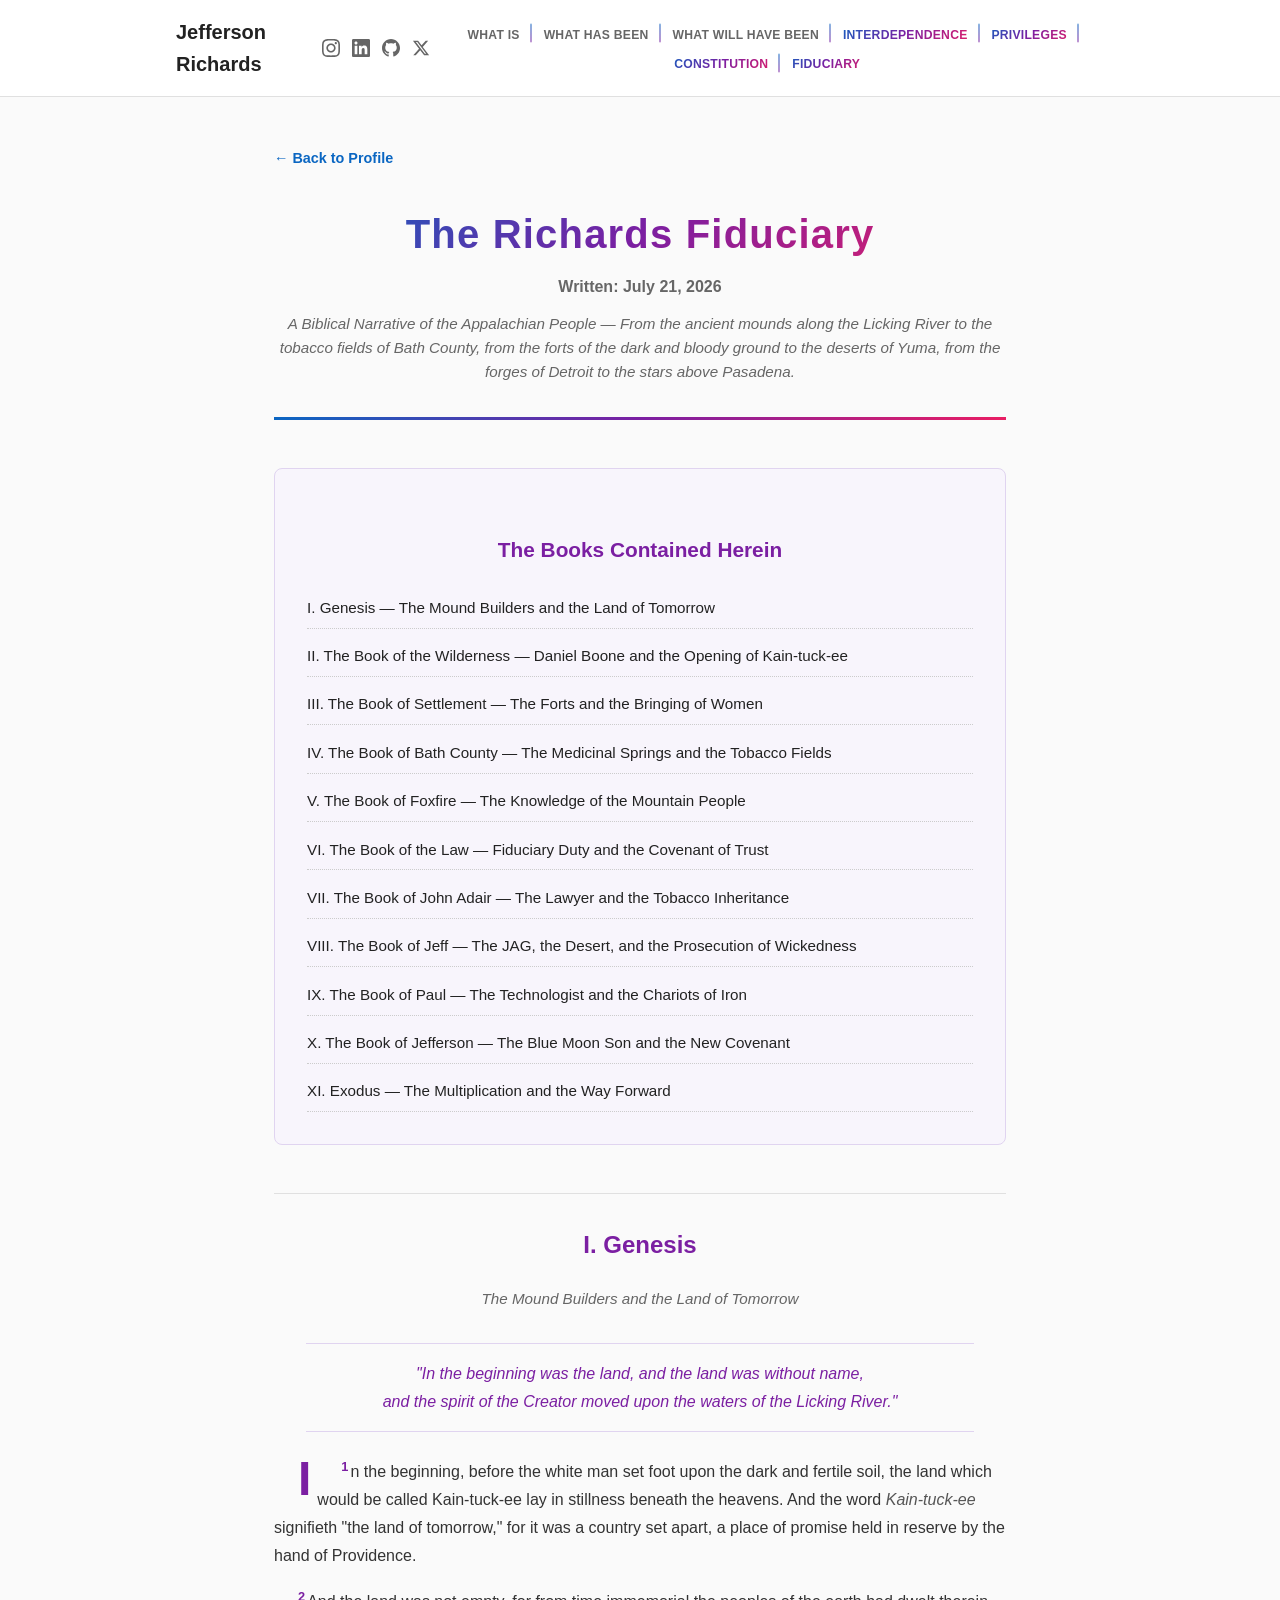
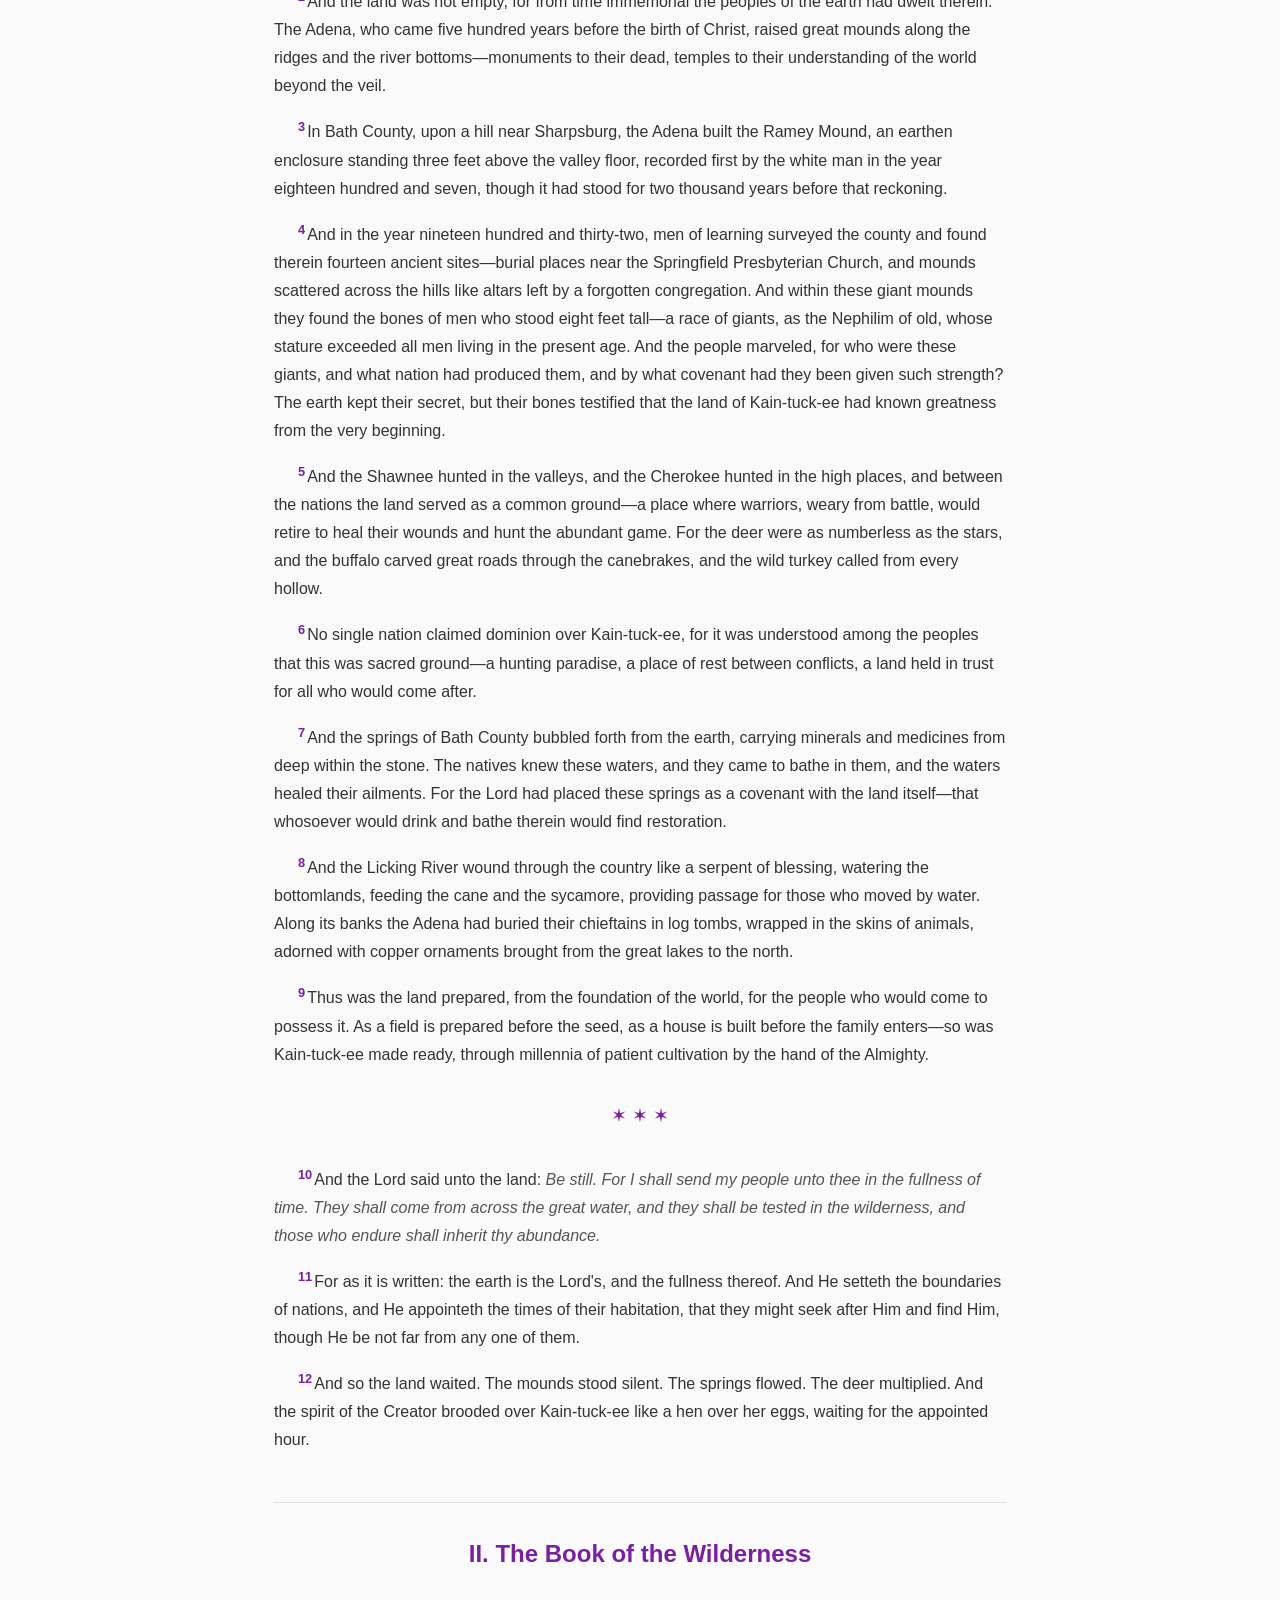
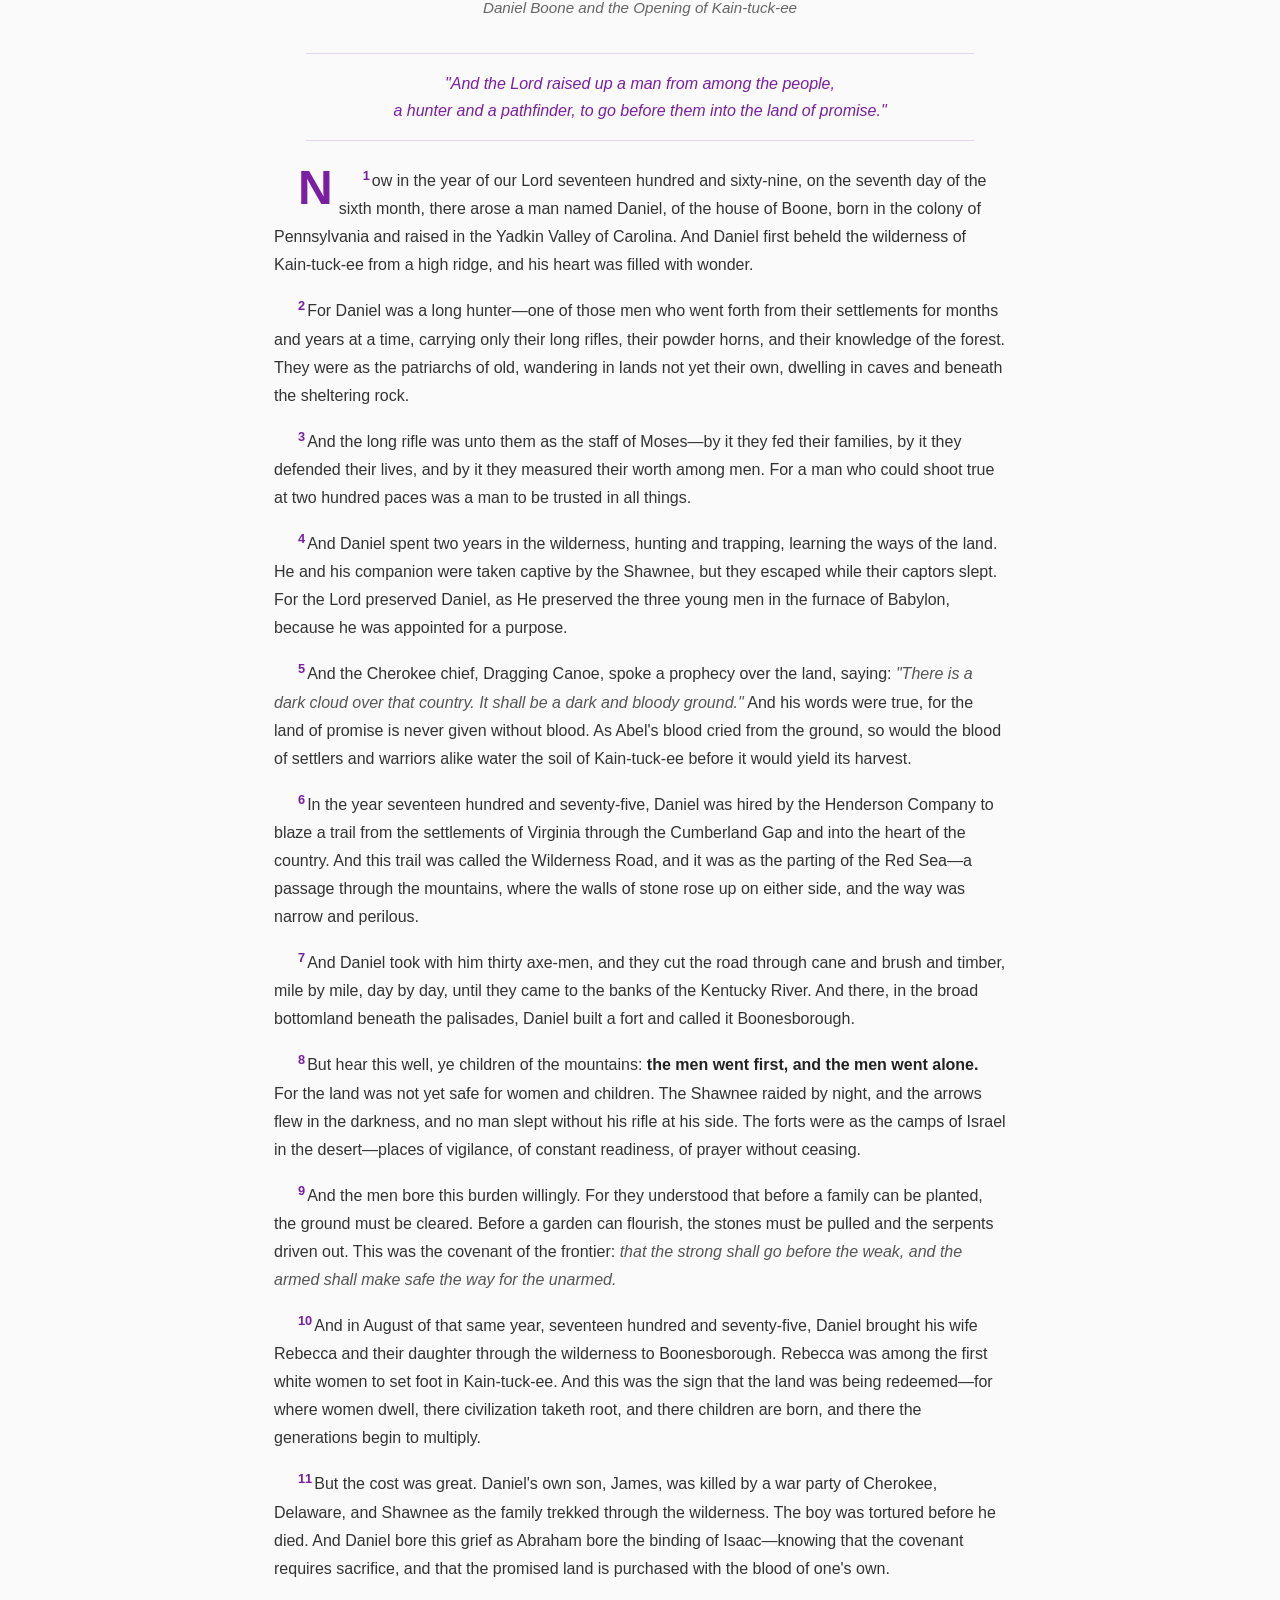
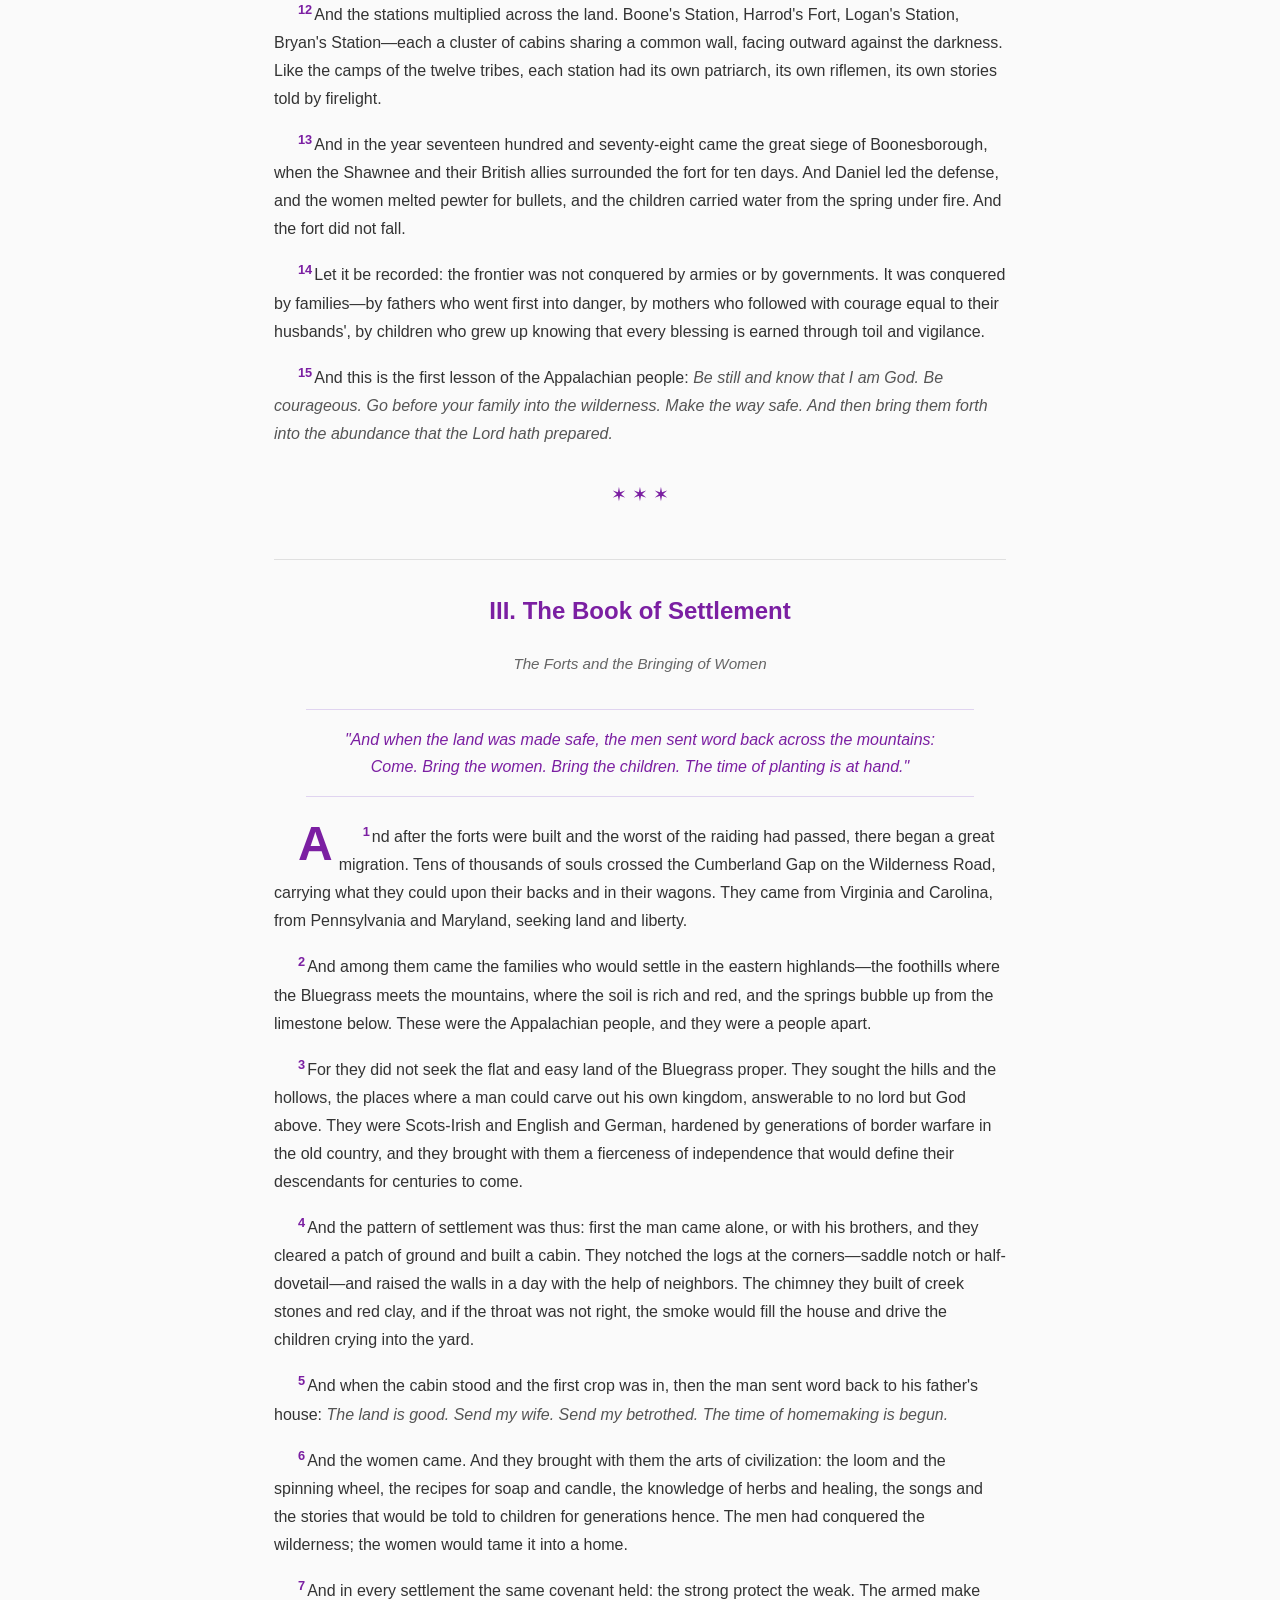
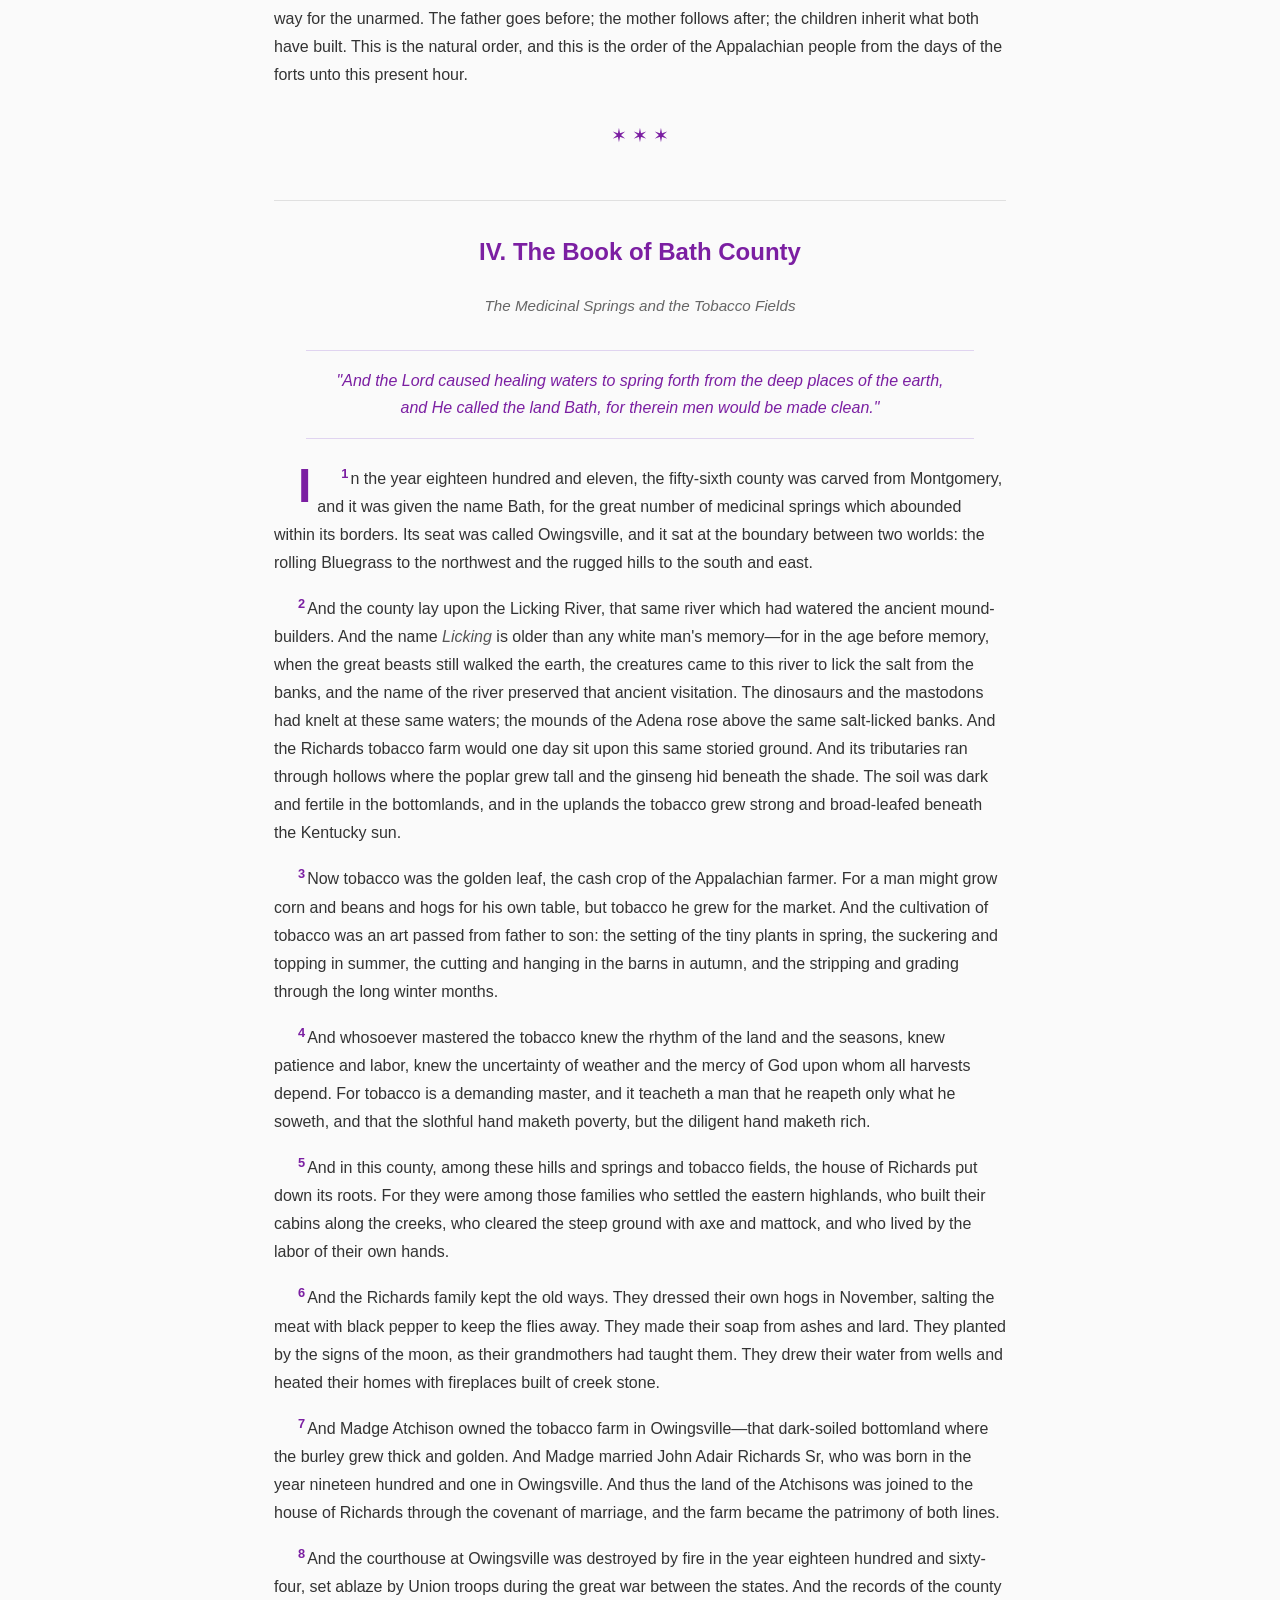
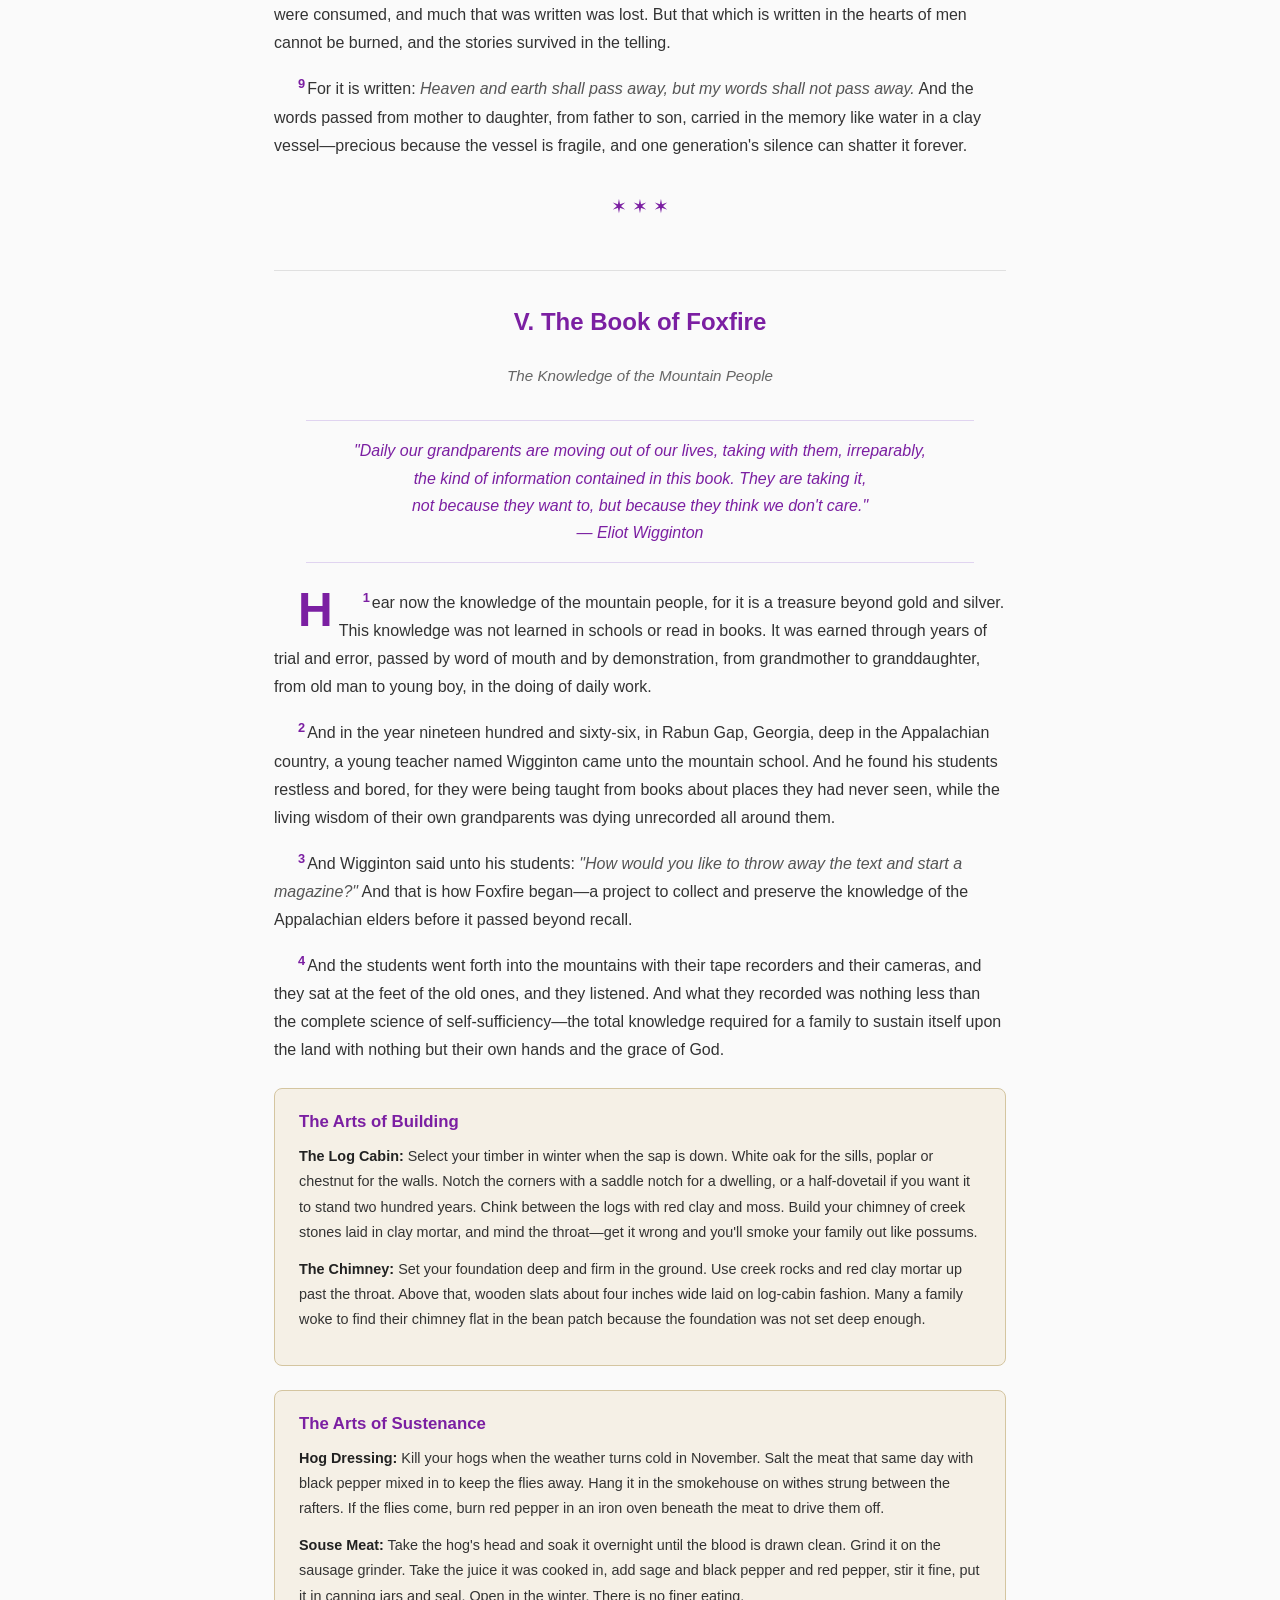
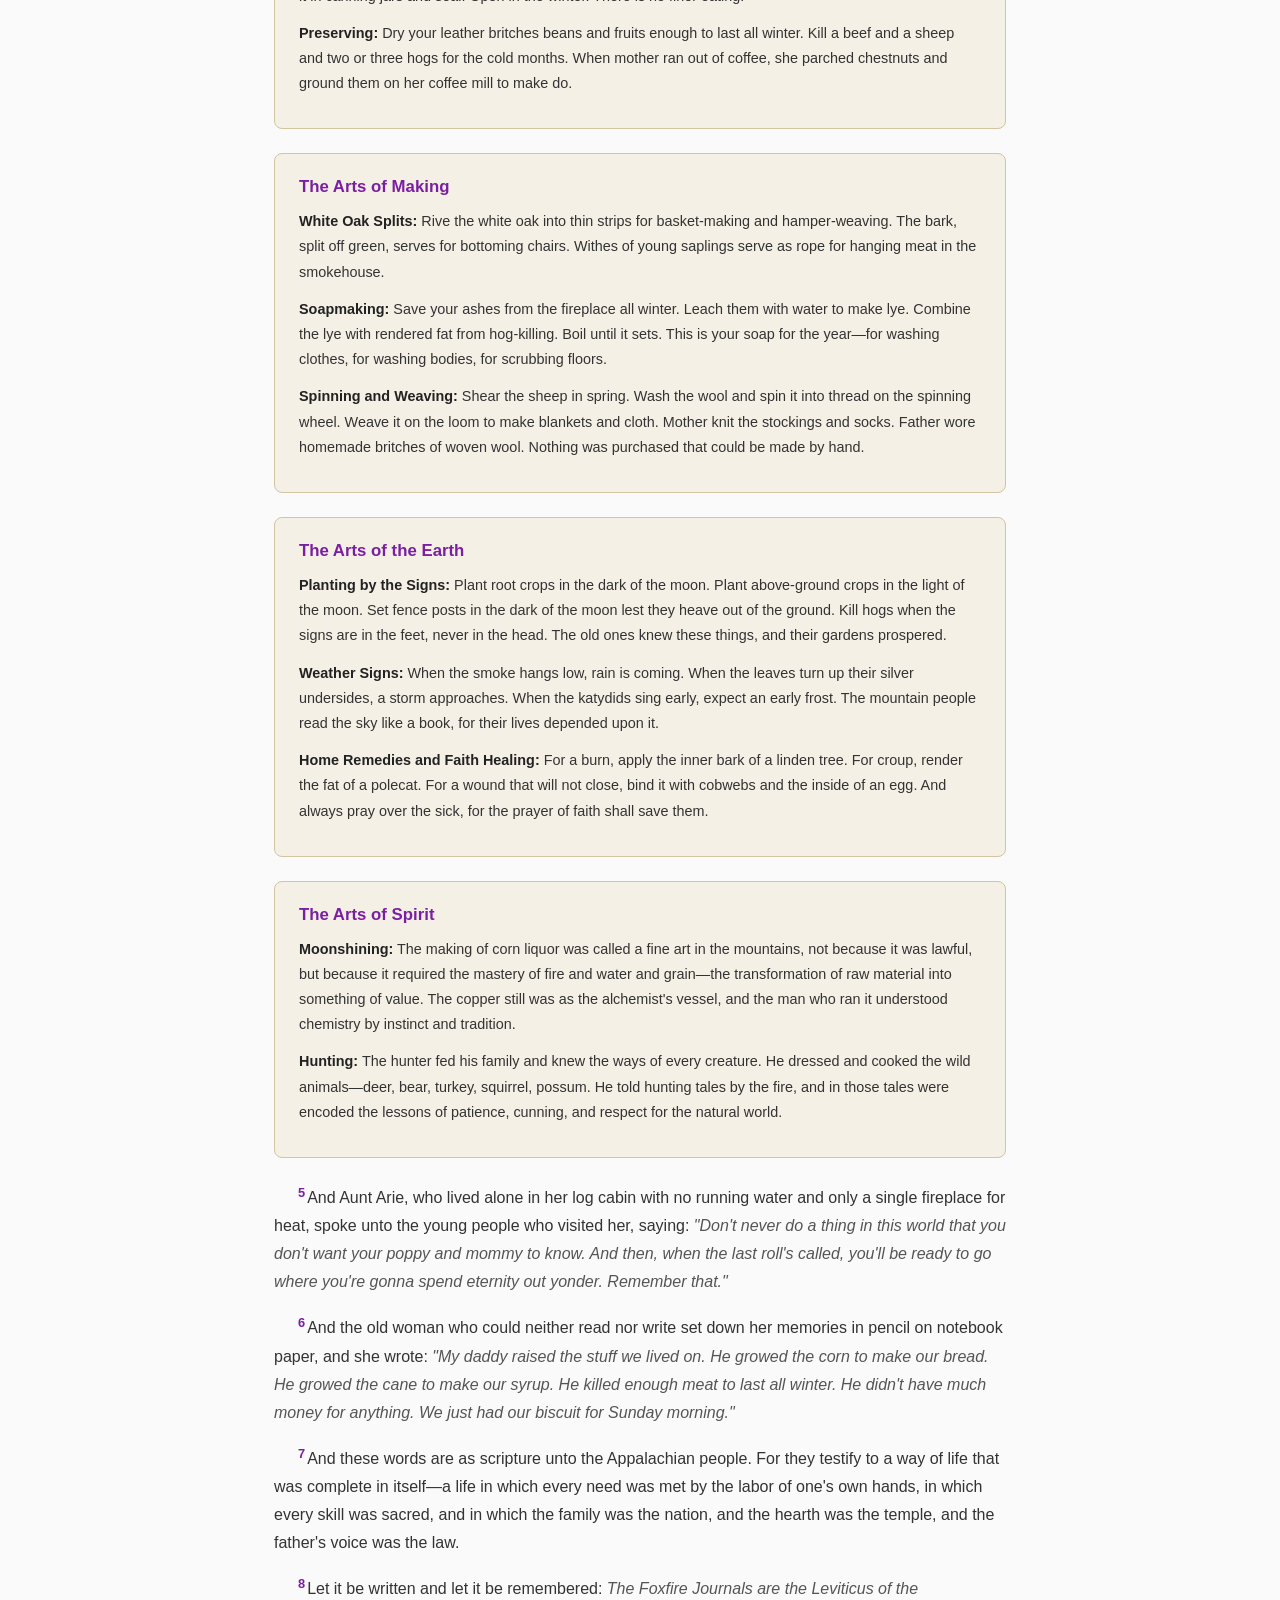
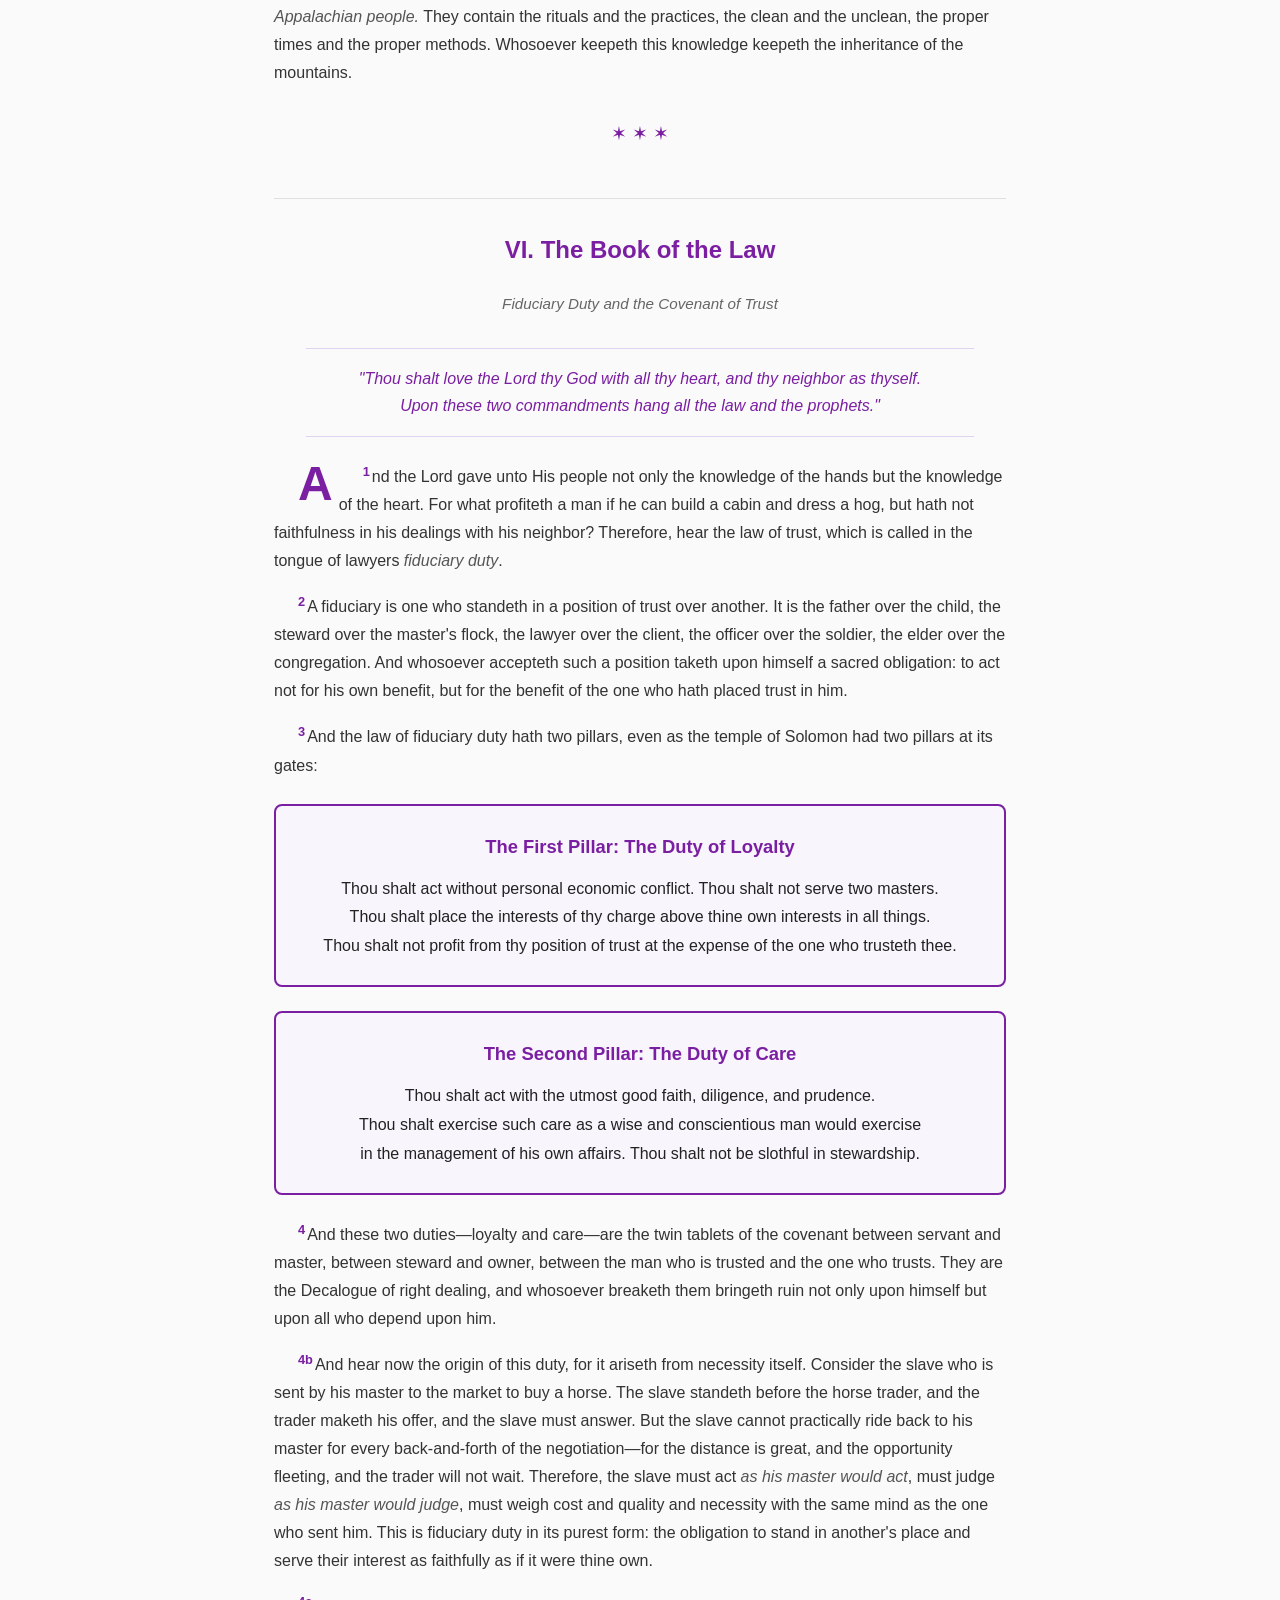
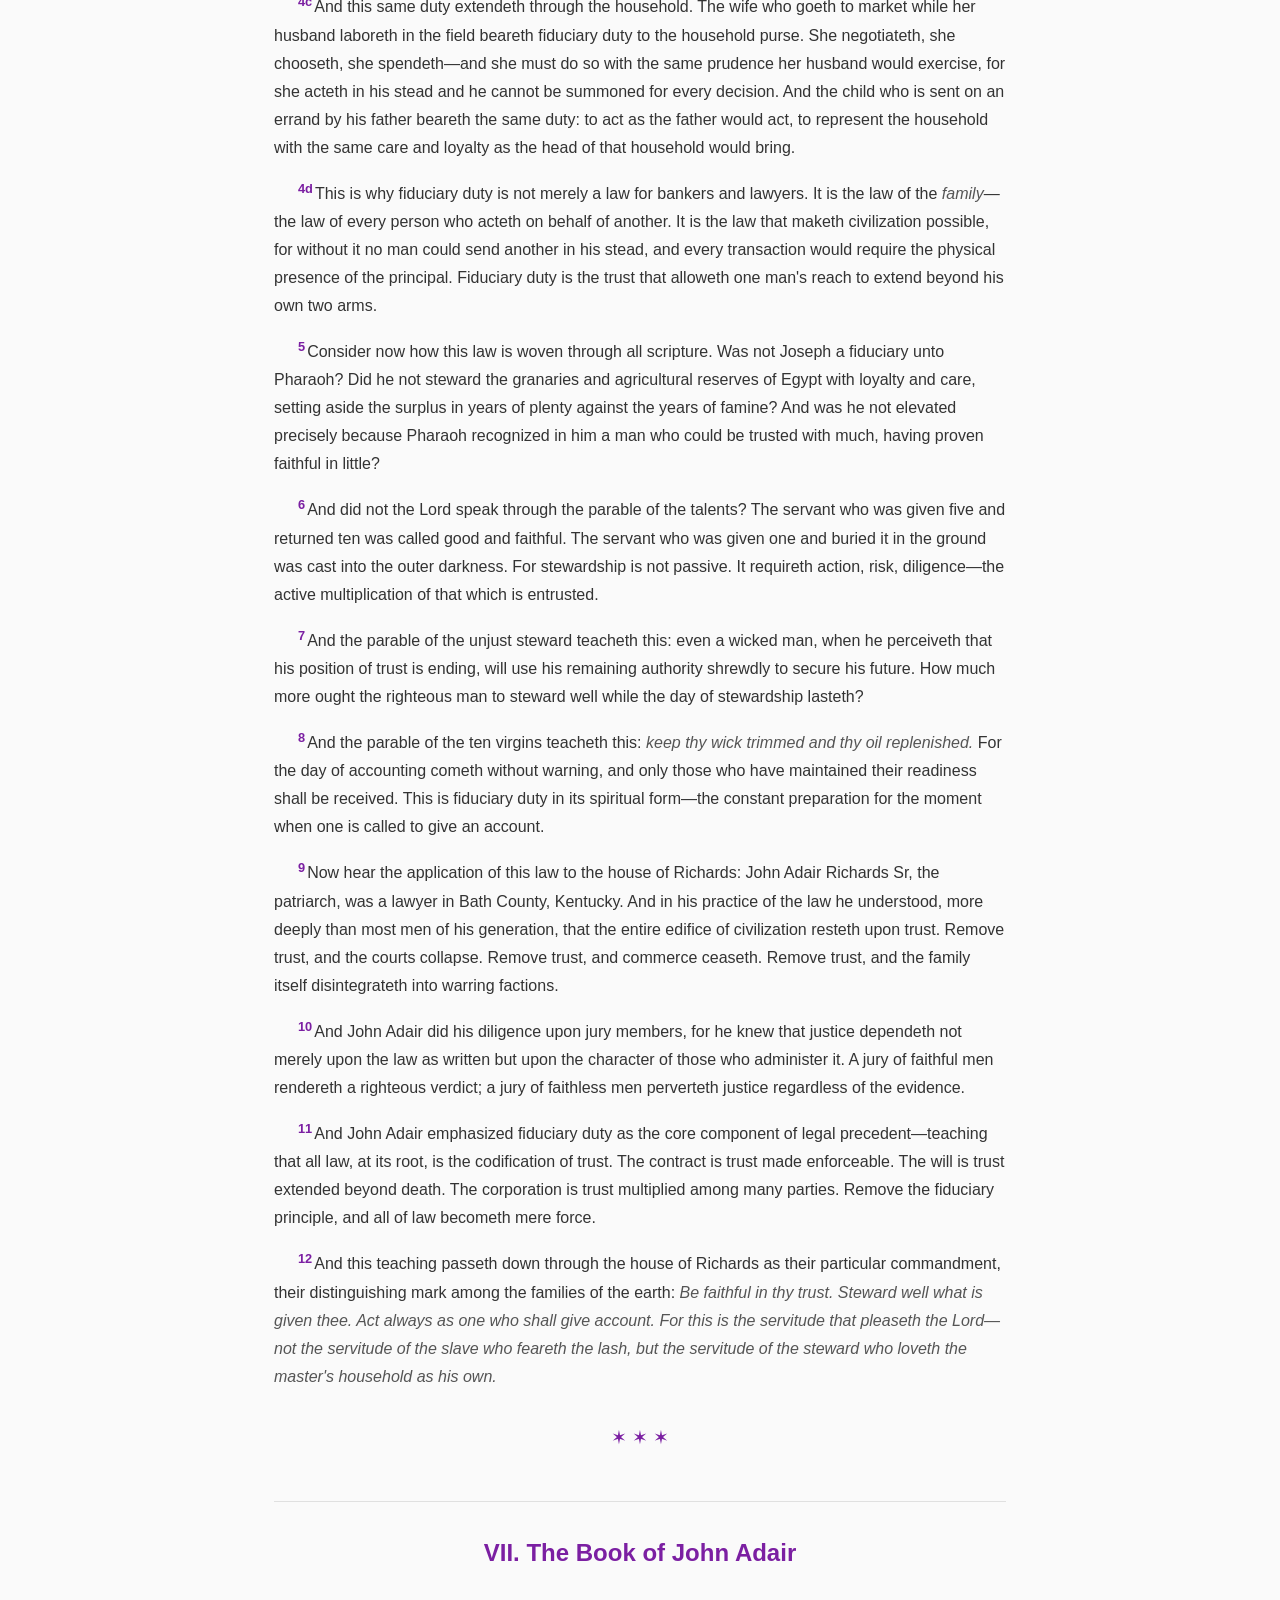
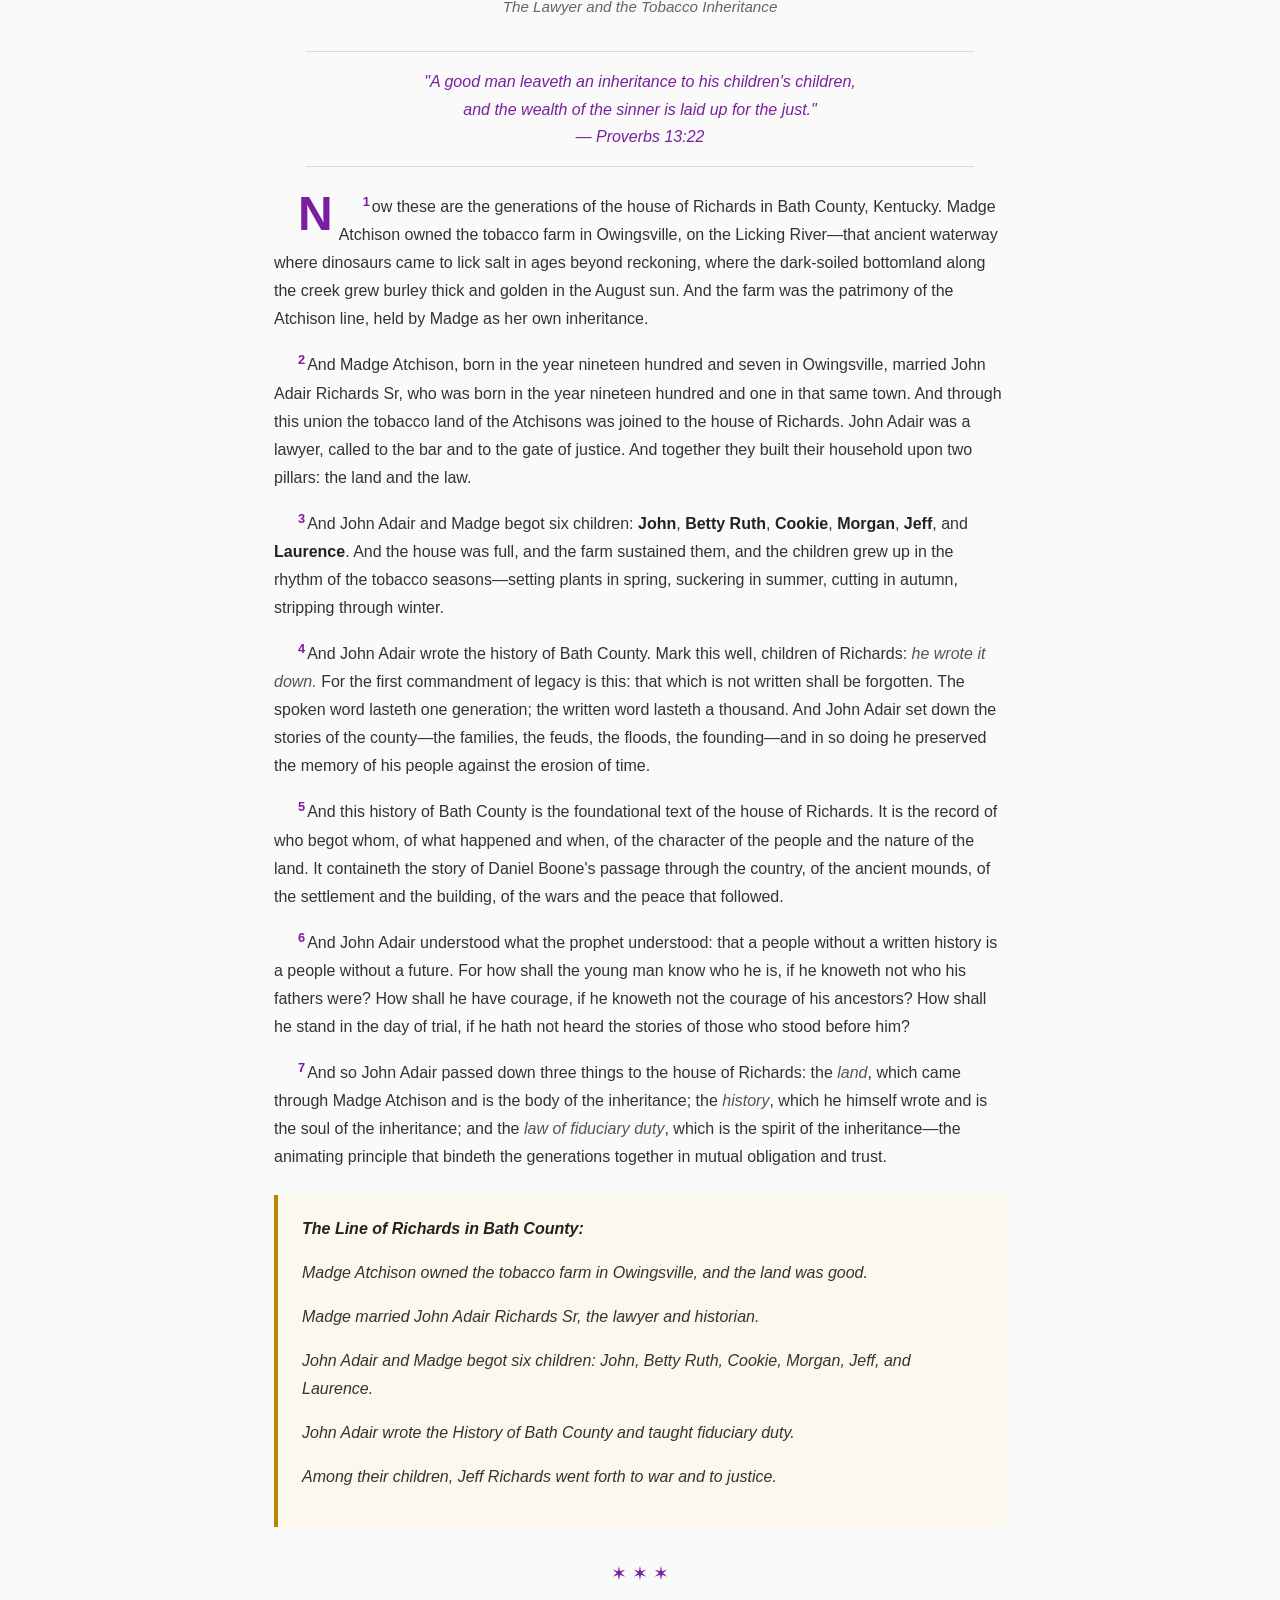
<file: fiduciary.html>
<!DOCTYPE html>
<html lang="en">
<head>
  <meta charset="UTF-8">
  <meta name="viewport" content="width=device-width, initial-scale=1.0">
  <title>The Richards Fiduciary — Jefferson Richards</title>
  <meta name="description" content="The Richards Fiduciary — A Biblical Narrative of the Appalachian People, from the mounds of Bath County to the rockets of NASA.">

  <!-- Favicon & Apple Touch Icon -->
  <link rel="icon" type="image/jpeg" href="assets/profile-photo.jpg">
  <link rel="apple-touch-icon" href="assets/profile-photo.jpg">

  <!-- Open Graph -->
  <meta property="og:type" content="article">
  <meta property="og:url" content="https://jeffersonrichards.com/fiduciary.html">
  <meta property="og:title" content="The Richards Fiduciary — Jefferson Richards">
  <meta property="og:description" content="A Biblical Narrative of the Appalachian People — from the ancient mounds of Bath County, Kentucky to the rockets of NASA.">
  <meta property="og:image" content="https://jeffersonrichards.com/assets/profile-photo.jpg">
  <meta property="og:site_name" content="Jefferson Richards">

  <!-- Twitter Card -->
  <meta name="twitter:card" content="summary">
  <meta name="twitter:title" content="The Richards Fiduciary — Jefferson Richards">
  <meta name="twitter:description" content="A Biblical Narrative of the Appalachian People.">

  <meta name="theme-color" content="#0a66c2">
  <link rel="stylesheet" href="style.css">
  <style>
    .constitution-page {
      max-width: 780px;
      margin: 0 auto;
      padding: 3rem 1.5rem 4rem;
    }

    .constitution-header {
      text-align: center;
      margin-bottom: 3rem;
      padding-bottom: 2rem;
      border-bottom: 3px solid transparent;
      border-image: linear-gradient(90deg, #0a66c2, #7b1fa2, #e91e63) 1;
    }

    .constitution-header h1 {
      font-size: 2.5rem;
      font-weight: 900;
      letter-spacing: 0.03em;
      background: linear-gradient(135deg, #0a66c2 0%, #7b1fa2 50%, #e91e63 100%);
      -webkit-background-clip: text;
      -webkit-text-fill-color: transparent;
      background-clip: text;
      margin-bottom: 0.5rem;
    }

    .constitution-header .ratified {
      font-size: 1rem;
      font-weight: 600;
      color: var(--color-muted);
    }

    .constitution-header .subtitle {
      font-size: 0.95rem;
      color: var(--color-muted);
      font-style: italic;
      margin-top: 0.75rem;
      line-height: 1.6;
    }

    .constitution-body blockquote {
      border-left: 4px solid #7b1fa2;
      padding: 1.25rem 1.5rem;
      margin: 2rem 0;
      background: #f8f5fc;
      border-radius: 0 8px 8px 0;
      font-style: italic;
      color: #444;
      line-height: 1.7;
    }

    .constitution-body hr {
      border: none;
      height: 2px;
      background: linear-gradient(90deg, transparent, #e0e0e0, transparent);
      margin: 2.5rem 0;
    }

    .constitution-body h2 {
      font-size: 1.5rem;
      font-weight: 800;
      color: var(--color-text);
      margin-top: 2.5rem;
      margin-bottom: 1rem;
      padding-bottom: 0.4rem;
      border-bottom: 2px solid #e0d4f0;
    }

    .constitution-body h3 {
      font-size: 1.1rem;
      font-weight: 700;
      color: #7b1fa2;
      margin-top: 1.5rem;
      margin-bottom: 0.5rem;
    }

    .constitution-body p {
      margin-bottom: 1rem;
      line-height: 1.75;
      color: #333;
    }

    .constitution-body strong {
      color: var(--color-text);
    }

    .constitution-body em {
      color: #555;
    }

    .constitution-body ul,
    .constitution-body ol {
      margin: 1rem 0 1rem 1.5rem;
      line-height: 1.75;
      color: #333;
    }

    .constitution-body li {
      margin-bottom: 0.5rem;
    }

    .verse {
      margin: 0.75rem 0;
      text-indent: 1.5em;
    }

    .verse-number {
      color: #7b1fa2;
      font-weight: bold;
      font-size: 0.8em;
      vertical-align: super;
      margin-right: 2px;
    }

    .genealogy-box {
      border-left: 4px solid #b8860b;
      padding: 1.25rem 1.5rem;
      margin: 1.5rem 0;
      background: #fdf8ed;
      border-radius: 0 8px 8px 0;
      font-style: italic;
      color: #444;
      line-height: 1.7;
    }

    .commandment-box {
      border: 2px solid #7b1fa2;
      padding: 1.5rem;
      margin: 1.5rem 0;
      text-align: center;
      border-radius: 8px;
      background: #f8f5fc;
      line-height: 1.8;
    }

    .commandment-box strong {
      display: block;
      font-size: 1.15em;
      color: #7b1fa2;
      margin-bottom: 0.75rem;
    }

    .foxfire-box {
      background: #f5f0e6;
      border: 1px solid #d4c5a0;
      border-radius: 8px;
      padding: 1.25rem 1.5rem;
      margin: 1.5rem 0;
    }

    .foxfire-box h4 {
      color: #7b1fa2;
      margin-bottom: 0.5rem;
      font-size: 1.05rem;
    }

    .foxfire-box p {
      font-size: 0.9rem;
      margin-bottom: 0.75rem;
    }

    .psalm-box {
      text-align: center;
      font-style: italic;
      margin: 2rem 2rem;
      line-height: 2;
      color: #444;
    }

    .psalm-box p {
      margin: 0.4rem 0;
    }

    .section-ornament {
      text-align: center;
      margin: 2rem 0;
      font-size: 1.2em;
      color: #7b1fa2;
    }

    .chapter {
      margin: 3rem 0;
      padding-top: 2rem;
      border-top: 1px solid #e0e0e0;
      scroll-margin-top: 5rem;
    }

    .chapter-header {
      text-align: center;
      margin-bottom: 2rem;
    }

    .chapter-header h2 {
      font-size: 1.5rem;
      color: #7b1fa2;
      border-bottom: none;
      margin-top: 0;
    }

    .chapter-subtitle {
      font-style: italic;
      font-size: 0.95rem;
      color: var(--color-muted);
    }

    .epigraph-text {
      text-align: center;
      font-style: italic;
      margin: 1.5rem 2rem;
      padding: 1rem;
      border-top: 1px solid #e0d4f0;
      border-bottom: 1px solid #e0d4f0;
      color: #7b1fa2;
      line-height: 1.7;
    }

    .drop-cap {
      float: left;
      font-size: 3em;
      line-height: 0.8;
      padding-right: 6px;
      padding-top: 4px;
      color: #7b1fa2;
      font-weight: bold;
    }

    .colophon {
      text-align: center;
      margin-top: 3rem;
      padding: 2rem;
      font-size: 0.9rem;
      color: var(--color-muted);
    }

    .constitution-signoff {
      margin-top: 3rem;
      padding-top: 2rem;
      border-top: 3px solid transparent;
      border-image: linear-gradient(90deg, #0a66c2, #7b1fa2, #e91e63) 1;
      text-align: center;
      font-style: italic;
      color: var(--color-muted);
    }

    .constitution-signoff .epigraph {
      margin-top: 1rem;
      font-size: 1.05rem;
      color: #7b1fa2;
      font-weight: 600;
    }

    .toc-section {
      background: #f8f5fc;
      border: 1px solid #e0d4f0;
      border-radius: 8px;
      padding: 1.5rem 2rem;
      margin-bottom: 2rem;
    }

    .toc-section h2 {
      text-align: center;
      font-size: 1.3rem;
      color: #7b1fa2;
      margin-bottom: 1rem;
      border-bottom: none;
    }

    .toc-section ol {
      list-style: none;
      padding: 0;
      margin: 0;
    }

    .toc-section li {
      padding: 0.4rem 0;
      border-bottom: 1px dotted #ccc;
      font-size: 0.95rem;
    }

    .toc-section li a {
      color: var(--color-text);
      text-decoration: none;
    }

    .toc-section li a:hover {
      color: #7b1fa2;
    }

    .back-link {
      display: inline-flex;
      align-items: center;
      gap: 0.4rem;
      margin-bottom: 2rem;
      font-size: 0.9rem;
      font-weight: 600;
      color: var(--color-accent);
      text-decoration: none;
      transition: opacity 0.2s;
    }

    .back-link:hover {
      opacity: 0.7;
    }

    .toc-list {
      list-style: none;
      padding: 0;
    }

    .toc-list li {
      padding: 0.4rem 0;
      border-bottom: 1px dotted #ccc;
    }

    .toc-list li a {
      color: var(--color-text);
      text-decoration: none;
      font-size: 0.95rem;
    }

    .toc-list li a:hover {
      color: #7b1fa2;
    }

    @media (max-width: 600px) {
      .constitution-page {
        padding: 2rem 1rem 3rem;
      }
      .constitution-header h1 {
        font-size: 1.75rem;
      }
    }
  </style>
</head>
<body>
  <header>
    <nav>
      <a href="/" class="logo">Jefferson Richards</a>
      <div class="nav-social">
        <a href="https://instagram.com/jefferson.cloud" target="_blank" rel="noopener" aria-label="Instagram">
          <svg fill="currentColor" width="18" height="18" viewBox="0 0 24 24" xmlns="http://www.w3.org/2000/svg"><path d="M12 2.163c3.204 0 3.584.012 4.85.07 3.252.148 4.771 1.691 4.919 4.919.058 1.265.069 1.645.069 4.849 0 3.205-.012 3.584-.069 4.849-.149 3.225-1.664 4.771-4.919 4.919-1.266.058-1.644.07-4.85.07-3.204 0-3.584-.012-4.849-.07-3.26-.149-4.771-1.699-4.919-4.92-.058-1.265-.07-1.644-.07-4.849 0-3.204.013-3.583.07-4.849.149-3.227 1.664-4.771 4.919-4.919 1.266-.057 1.645-.069 4.849-.069zm0-2.163c-3.259 0-3.667.014-4.947.072-4.358.2-6.78 2.618-6.98 6.98-.059 1.281-.073 1.689-.073 4.948 0 3.259.014 3.668.072 4.948.2 4.358 2.618 6.78 6.98 6.98 1.281.058 1.689.072 4.948.072 3.259 0 3.668-.014 4.948-.072 4.354-.2 6.782-2.618 6.979-6.98.059-1.28.073-1.689.073-4.948 0-3.259-.014-3.667-.072-4.947-.196-4.354-2.617-6.78-6.979-6.98-1.281-.059-1.69-.073-4.949-.073zm0 5.838c-3.403 0-6.162 2.759-6.162 6.162s2.759 6.163 6.162 6.163 6.162-2.759 6.162-6.163c0-3.403-2.759-6.162-6.162-6.162zm0 10.162c-2.209 0-4-1.79-4-4 0-2.209 1.791-4 4-4s4 1.791 4 4c0 2.21-1.791 4-4 4zm6.406-11.845c-.796 0-1.441.645-1.441 1.44s.645 1.44 1.441 1.44c.795 0 1.439-.645 1.439-1.44s-.644-1.44-1.439-1.44z"/></svg>
        </a>
        <a href="https://www.linkedin.com/in/jefferson-richards/" target="_blank" rel="noopener" aria-label="LinkedIn">
          <svg fill="currentColor" width="18" height="18" viewBox="0 0 24 24" xmlns="http://www.w3.org/2000/svg"><path d="M20.447 20.452h-3.554v-5.569c0-1.328-.027-3.037-1.852-3.037-1.853 0-2.136 1.445-2.136 2.939v5.667H9.351V9h3.414v1.561h.046c.477-.9 1.637-1.85 3.37-1.85 3.601 0 4.267 2.37 4.267 5.455v6.286zM5.337 7.433c-1.144 0-2.063-.926-2.063-2.065 0-1.138.92-2.063 2.063-2.063 1.14 0 2.064.925 2.064 2.063 0 1.139-.925 2.065-2.064 2.065zm1.782 13.019H3.555V9h3.564v11.452zM22.225 0H1.771C.792 0 0 .774 0 1.729v20.542C0 23.227.792 24 1.771 24h20.451C23.2 24 24 23.227 24 22.271V1.729C24 .774 23.2 0 22.222 0h.003z"/></svg>
        </a>
        <a href="https://github.com/jeffy893" target="_blank" rel="noopener" aria-label="GitHub">
          <svg fill="currentColor" width="18" height="18" viewBox="0 0 24 24" xmlns="http://www.w3.org/2000/svg"><path d="M12 0c-6.626 0-12 5.373-12 12 0 5.302 3.438 9.8 8.207 11.387.599.111.793-.261.793-.577v-2.234c-3.338.726-4.033-1.416-4.033-1.416-.546-1.387-1.333-1.756-1.333-1.756-1.089-.745.083-.729.083-.729 1.205.084 1.839 1.237 1.839 1.237 1.07 1.834 2.807 1.304 3.492.997.107-.775.418-1.305.762-1.604-2.665-.305-5.467-1.334-5.467-5.931 0-1.311.469-2.381 1.236-3.221-.124-.303-.535-1.524.117-3.176 0 0 1.008-.322 3.301 1.23.957-.266 1.983-.399 3.003-.404 1.02.005 2.047.138 3.006.404 2.291-1.552 3.297-1.23 3.297-1.23.653 1.653.242 2.874.118 3.176.77.84 1.235 1.911 1.235 3.221 0 4.609-2.807 5.624-5.479 5.921.43.372.823 1.102.823 2.222v3.293c0 .319.192.694.801.576 4.765-1.589 8.199-6.086 8.199-11.386 0-6.627-5.373-12-12-12z"/></svg>
        </a>
        <a href="https://x.com/perrydime" target="_blank" rel="noopener" aria-label="X (Twitter)">
          <svg fill="currentColor" width="18" height="18" viewBox="0 0 24 24" xmlns="http://www.w3.org/2000/svg"><path d="M18.244 2.25h3.308l-7.227 8.26 8.502 11.24H16.17l-5.214-6.817L4.99 21.75H1.68l7.73-8.835L1.254 2.25H8.08l4.713 6.231zm-1.161 17.52h1.833L7.084 4.126H5.117z"/></svg>
        </a>
      </div>
      <ul class="nav-sections">
        <li><a href="index.html#what-is">What Is</a></li>
        <li><a href="index.html#what-has-been">What Has Been</a></li>
        <li><a href="index.html#what-will-have-been">What Will Have Been</a></li>
        <li><a href="interdependence.html" class="nav-constitution">Interdependence</a></li>
        <li><a href="privileges.html" class="nav-constitution">Privileges</a></li>
        <li><a href="constitution.html" class="nav-constitution">Constitution</a></li>
        <li><a href="fiduciary.html" class="nav-constitution">Fiduciary</a></li>
      </ul>
    </nav>
  </header>

  <main class="constitution-page">
    <a href="/" class="back-link">&larr; Back to Profile</a>

    <div class="constitution-header">
      <h1>The Richards Fiduciary</h1>
      <p class="ratified">Written: July 21, 2026</p>
      <p class="subtitle">A Biblical Narrative of the Appalachian People &mdash; From the ancient mounds along the Licking River to the tobacco fields of Bath County, from the forts of the dark and bloody ground to the deserts of Yuma, from the forges of Detroit to the stars above Pasadena.</p>
    </div>

    <div class="constitution-body">
    <div class="toc-section">
        <h2>The Books Contained Herein</h2>
        <ol>
            <li><a href="#genesis">I. Genesis &mdash; The Mound Builders and the Land of Tomorrow</a></li>
            <li><a href="#wilderness">II. The Book of the Wilderness &mdash; Daniel Boone and the Opening of Kain-tuck-ee</a></li>
            <li><a href="#settlement">III. The Book of Settlement &mdash; The Forts and the Bringing of Women</a></li>
            <li><a href="#bath">IV. The Book of Bath County &mdash; The Medicinal Springs and the Tobacco Fields</a></li>
            <li><a href="#foxfire">V. The Book of Foxfire &mdash; The Knowledge of the Mountain People</a></li>
            <li><a href="#fiduciary-chapter">VI. The Book of the Law &mdash; Fiduciary Duty and the Covenant of Trust</a></li>
            <li><a href="#john-adair">VII. The Book of John Adair &mdash; The Lawyer and the Tobacco Inheritance</a></li>
            <li><a href="#jeff">VIII. The Book of Jeff &mdash; The JAG, the Desert, and the Prosecution of Wickedness</a></li>
            <li><a href="#paul">IX. The Book of Paul &mdash; The Technologist and the Chariots of Iron</a></li>
            <li><a href="#jefferson">X. The Book of Jefferson &mdash; The Blue Moon Son and the New Covenant</a></li>
            <li><a href="#exodus">XI. Exodus &mdash; The Multiplication and the Way Forward</a></li>
        </ol>
    </div>

<!-- ============ CHAPTER I: GENESIS ============ -->
    <div class="chapter" id="genesis">
        <div class="chapter-header">
            <h2>I. Genesis</h2>
            <div class="chapter-subtitle">The Mound Builders and the Land of Tomorrow</div>
        </div>

        <div class="epigraph-text">
            "In the beginning was the land, and the land was without name,<br>
            and the spirit of the Creator moved upon the waters of the Licking River."
        </div>

        <p class="verse"><span class="verse-number">1</span><span class="drop-cap">I</span>n the beginning, before the white man set foot upon the dark and fertile soil, the land which would be called Kain-tuck-ee lay in stillness beneath the heavens. And the word <em>Kain-tuck-ee</em> signifieth "the land of tomorrow," for it was a country set apart, a place of promise held in reserve by the hand of Providence.</p>

        <p class="verse"><span class="verse-number">2</span>And the land was not empty, for from time immemorial the peoples of the earth had dwelt therein. The Adena, who came five hundred years before the birth of Christ, raised great mounds along the ridges and the river bottoms&mdash;monuments to their dead, temples to their understanding of the world beyond the veil.</p>

        <p class="verse"><span class="verse-number">3</span>In Bath County, upon a hill near Sharpsburg, the Adena built the Ramey Mound, an earthen enclosure standing three feet above the valley floor, recorded first by the white man in the year eighteen hundred and seven, though it had stood for two thousand years before that reckoning.</p>

        <p class="verse"><span class="verse-number">4</span>And in the year nineteen hundred and thirty-two, men of learning surveyed the county and found therein fourteen ancient sites&mdash;burial places near the Springfield Presbyterian Church, and mounds scattered across the hills like altars left by a forgotten congregation. And within these giant mounds they found the bones of men who stood eight feet tall&mdash;a race of giants, as the Nephilim of old, whose stature exceeded all men living in the present age. And the people marveled, for who were these giants, and what nation had produced them, and by what covenant had they been given such strength? The earth kept their secret, but their bones testified that the land of Kain-tuck-ee had known greatness from the very beginning.</p>

        <p class="verse"><span class="verse-number">5</span>And the Shawnee hunted in the valleys, and the Cherokee hunted in the high places, and between the nations the land served as a common ground&mdash;a place where warriors, weary from battle, would retire to heal their wounds and hunt the abundant game. For the deer were as numberless as the stars, and the buffalo carved great roads through the canebrakes, and the wild turkey called from every hollow.</p>

        <p class="verse"><span class="verse-number">6</span>No single nation claimed dominion over Kain-tuck-ee, for it was understood among the peoples that this was sacred ground&mdash;a hunting paradise, a place of rest between conflicts, a land held in trust for all who would come after.</p>

        <p class="verse"><span class="verse-number">7</span>And the springs of Bath County bubbled forth from the earth, carrying minerals and medicines from deep within the stone. The natives knew these waters, and they came to bathe in them, and the waters healed their ailments. For the Lord had placed these springs as a covenant with the land itself&mdash;that whosoever would drink and bathe therein would find restoration.</p>

        <p class="verse"><span class="verse-number">8</span>And the Licking River wound through the country like a serpent of blessing, watering the bottomlands, feeding the cane and the sycamore, providing passage for those who moved by water. Along its banks the Adena had buried their chieftains in log tombs, wrapped in the skins of animals, adorned with copper ornaments brought from the great lakes to the north.</p>

        <p class="verse"><span class="verse-number">9</span>Thus was the land prepared, from the foundation of the world, for the people who would come to possess it. As a field is prepared before the seed, as a house is built before the family enters&mdash;so was Kain-tuck-ee made ready, through millennia of patient cultivation by the hand of the Almighty.</p>

        <div class="section-ornament">&#10038; &#10038; &#10038;</div>

        <p class="verse"><span class="verse-number">10</span>And the Lord said unto the land: <em>Be still. For I shall send my people unto thee in the fullness of time. They shall come from across the great water, and they shall be tested in the wilderness, and those who endure shall inherit thy abundance.</em></p>

        <p class="verse"><span class="verse-number">11</span>For as it is written: the earth is the Lord's, and the fullness thereof. And He setteth the boundaries of nations, and He appointeth the times of their habitation, that they might seek after Him and find Him, though He be not far from any one of them.</p>

        <p class="verse"><span class="verse-number">12</span>And so the land waited. The mounds stood silent. The springs flowed. The deer multiplied. And the spirit of the Creator brooded over Kain-tuck-ee like a hen over her eggs, waiting for the appointed hour.</p>
    </div>

    <!-- ============ CHAPTER II: THE WILDERNESS ============ -->
    <div class="chapter" id="wilderness">
        <div class="chapter-header">
            <h2>II. The Book of the Wilderness</h2>
            <div class="chapter-subtitle">Daniel Boone and the Opening of Kain-tuck-ee</div>
        </div>

        <div class="epigraph-text">
            "And the Lord raised up a man from among the people,<br>
            a hunter and a pathfinder, to go before them into the land of promise."
        </div>

        <p class="verse"><span class="verse-number">1</span><span class="drop-cap">N</span>ow in the year of our Lord seventeen hundred and sixty-nine, on the seventh day of the sixth month, there arose a man named Daniel, of the house of Boone, born in the colony of Pennsylvania and raised in the Yadkin Valley of Carolina. And Daniel first beheld the wilderness of Kain-tuck-ee from a high ridge, and his heart was filled with wonder.</p>

        <p class="verse"><span class="verse-number">2</span>For Daniel was a long hunter&mdash;one of those men who went forth from their settlements for months and years at a time, carrying only their long rifles, their powder horns, and their knowledge of the forest. They were as the patriarchs of old, wandering in lands not yet their own, dwelling in caves and beneath the sheltering rock.</p>

        <p class="verse"><span class="verse-number">3</span>And the long rifle was unto them as the staff of Moses&mdash;by it they fed their families, by it they defended their lives, and by it they measured their worth among men. For a man who could shoot true at two hundred paces was a man to be trusted in all things.</p>

        <p class="verse"><span class="verse-number">4</span>And Daniel spent two years in the wilderness, hunting and trapping, learning the ways of the land. He and his companion were taken captive by the Shawnee, but they escaped while their captors slept. For the Lord preserved Daniel, as He preserved the three young men in the furnace of Babylon, because he was appointed for a purpose.</p>

        <p class="verse"><span class="verse-number">5</span>And the Cherokee chief, Dragging Canoe, spoke a prophecy over the land, saying: <em>"There is a dark cloud over that country. It shall be a dark and bloody ground."</em> And his words were true, for the land of promise is never given without blood. As Abel's blood cried from the ground, so would the blood of settlers and warriors alike water the soil of Kain-tuck-ee before it would yield its harvest.</p>

        <p class="verse"><span class="verse-number">6</span>In the year seventeen hundred and seventy-five, Daniel was hired by the Henderson Company to blaze a trail from the settlements of Virginia through the Cumberland Gap and into the heart of the country. And this trail was called the Wilderness Road, and it was as the parting of the Red Sea&mdash;a passage through the mountains, where the walls of stone rose up on either side, and the way was narrow and perilous.</p>

        <p class="verse"><span class="verse-number">7</span>And Daniel took with him thirty axe-men, and they cut the road through cane and brush and timber, mile by mile, day by day, until they came to the banks of the Kentucky River. And there, in the broad bottomland beneath the palisades, Daniel built a fort and called it Boonesborough.</p>

        <p class="verse"><span class="verse-number">8</span>But hear this well, ye children of the mountains: <strong>the men went first, and the men went alone.</strong> For the land was not yet safe for women and children. The Shawnee raided by night, and the arrows flew in the darkness, and no man slept without his rifle at his side. The forts were as the camps of Israel in the desert&mdash;places of vigilance, of constant readiness, of prayer without ceasing.</p>

        <p class="verse"><span class="verse-number">9</span>And the men bore this burden willingly. For they understood that before a family can be planted, the ground must be cleared. Before a garden can flourish, the stones must be pulled and the serpents driven out. This was the covenant of the frontier: <em>that the strong shall go before the weak, and the armed shall make safe the way for the unarmed.</em></p>

        <p class="verse"><span class="verse-number">10</span>And in August of that same year, seventeen hundred and seventy-five, Daniel brought his wife Rebecca and their daughter through the wilderness to Boonesborough. Rebecca was among the first white women to set foot in Kain-tuck-ee. And this was the sign that the land was being redeemed&mdash;for where women dwell, there civilization taketh root, and there children are born, and there the generations begin to multiply.</p>

        <p class="verse"><span class="verse-number">11</span>But the cost was great. Daniel's own son, James, was killed by a war party of Cherokee, Delaware, and Shawnee as the family trekked through the wilderness. The boy was tortured before he died. And Daniel bore this grief as Abraham bore the binding of Isaac&mdash;knowing that the covenant requires sacrifice, and that the promised land is purchased with the blood of one's own.</p>

        <p class="verse"><span class="verse-number">12</span>And the stations multiplied across the land. Boone's Station, Harrod's Fort, Logan's Station, Bryan's Station&mdash;each a cluster of cabins sharing a common wall, facing outward against the darkness. Like the camps of the twelve tribes, each station had its own patriarch, its own riflemen, its own stories told by firelight.</p>

        <p class="verse"><span class="verse-number">13</span>And in the year seventeen hundred and seventy-eight came the great siege of Boonesborough, when the Shawnee and their British allies surrounded the fort for ten days. And Daniel led the defense, and the women melted pewter for bullets, and the children carried water from the spring under fire. And the fort did not fall.</p>

        <p class="verse"><span class="verse-number">14</span>Let it be recorded: the frontier was not conquered by armies or by governments. It was conquered by families&mdash;by fathers who went first into danger, by mothers who followed with courage equal to their husbands', by children who grew up knowing that every blessing is earned through toil and vigilance.</p>

        <p class="verse"><span class="verse-number">15</span>And this is the first lesson of the Appalachian people: <em>Be still and know that I am God. Be courageous. Go before your family into the wilderness. Make the way safe. And then bring them forth into the abundance that the Lord hath prepared.</em></p>

        <div class="section-ornament">&#10038; &#10038; &#10038;</div>
    </div>

    <!-- ============ CHAPTER III: SETTLEMENT ============ -->
    <div class="chapter" id="settlement">
        <div class="chapter-header">
            <h2>III. The Book of Settlement</h2>
            <div class="chapter-subtitle">The Forts and the Bringing of Women</div>
        </div>

        <div class="epigraph-text">
            "And when the land was made safe, the men sent word back across the mountains:<br>
            Come. Bring the women. Bring the children. The time of planting is at hand."
        </div>

        <p class="verse"><span class="verse-number">1</span><span class="drop-cap">A</span>nd after the forts were built and the worst of the raiding had passed, there began a great migration. Tens of thousands of souls crossed the Cumberland Gap on the Wilderness Road, carrying what they could upon their backs and in their wagons. They came from Virginia and Carolina, from Pennsylvania and Maryland, seeking land and liberty.</p>

        <p class="verse"><span class="verse-number">2</span>And among them came the families who would settle in the eastern highlands&mdash;the foothills where the Bluegrass meets the mountains, where the soil is rich and red, and the springs bubble up from the limestone below. These were the Appalachian people, and they were a people apart.</p>

        <p class="verse"><span class="verse-number">3</span>For they did not seek the flat and easy land of the Bluegrass proper. They sought the hills and the hollows, the places where a man could carve out his own kingdom, answerable to no lord but God above. They were Scots-Irish and English and German, hardened by generations of border warfare in the old country, and they brought with them a fierceness of independence that would define their descendants for centuries to come.</p>

        <p class="verse"><span class="verse-number">4</span>And the pattern of settlement was thus: first the man came alone, or with his brothers, and they cleared a patch of ground and built a cabin. They notched the logs at the corners&mdash;saddle notch or half-dovetail&mdash;and raised the walls in a day with the help of neighbors. The chimney they built of creek stones and red clay, and if the throat was not right, the smoke would fill the house and drive the children crying into the yard.</p>

        <p class="verse"><span class="verse-number">5</span>And when the cabin stood and the first crop was in, then the man sent word back to his father's house: <em>The land is good. Send my wife. Send my betrothed. The time of homemaking is begun.</em></p>

        <p class="verse"><span class="verse-number">6</span>And the women came. And they brought with them the arts of civilization: the loom and the spinning wheel, the recipes for soap and candle, the knowledge of herbs and healing, the songs and the stories that would be told to children for generations hence. The men had conquered the wilderness; the women would tame it into a home.</p>

        <p class="verse"><span class="verse-number">7</span>And in every settlement the same covenant held: the strong protect the weak. The armed make way for the unarmed. The father goes before; the mother follows after; the children inherit what both have built. This is the natural order, and this is the order of the Appalachian people from the days of the forts unto this present hour.</p>

        <div class="section-ornament">&#10038; &#10038; &#10038;</div>
    </div>

    <!-- ============ CHAPTER IV: BATH COUNTY ============ -->
    <div class="chapter" id="bath">
        <div class="chapter-header">
            <h2>IV. The Book of Bath County</h2>
            <div class="chapter-subtitle">The Medicinal Springs and the Tobacco Fields</div>
        </div>

        <div class="epigraph-text">
            "And the Lord caused healing waters to spring forth from the deep places of the earth,<br>
            and He called the land Bath, for therein men would be made clean."
        </div>

        <p class="verse"><span class="verse-number">1</span><span class="drop-cap">I</span>n the year eighteen hundred and eleven, the fifty-sixth county was carved from Montgomery, and it was given the name Bath, for the great number of medicinal springs which abounded within its borders. Its seat was called Owingsville, and it sat at the boundary between two worlds: the rolling Bluegrass to the northwest and the rugged hills to the south and east.</p>

        <p class="verse"><span class="verse-number">2</span>And the county lay upon the Licking River, that same river which had watered the ancient mound-builders. And the name <em>Licking</em> is older than any white man's memory&mdash;for in the age before memory, when the great beasts still walked the earth, the creatures came to this river to lick the salt from the banks, and the name of the river preserved that ancient visitation. The dinosaurs and the mastodons had knelt at these same waters; the mounds of the Adena rose above the same salt-licked banks. And the Richards tobacco farm would one day sit upon this same storied ground. And its tributaries ran through hollows where the poplar grew tall and the ginseng hid beneath the shade. The soil was dark and fertile in the bottomlands, and in the uplands the tobacco grew strong and broad-leafed beneath the Kentucky sun.</p>

        <p class="verse"><span class="verse-number">3</span>Now tobacco was the golden leaf, the cash crop of the Appalachian farmer. For a man might grow corn and beans and hogs for his own table, but tobacco he grew for the market. And the cultivation of tobacco was an art passed from father to son: the setting of the tiny plants in spring, the suckering and topping in summer, the cutting and hanging in the barns in autumn, and the stripping and grading through the long winter months.</p>

        <p class="verse"><span class="verse-number">4</span>And whosoever mastered the tobacco knew the rhythm of the land and the seasons, knew patience and labor, knew the uncertainty of weather and the mercy of God upon whom all harvests depend. For tobacco is a demanding master, and it teacheth a man that he reapeth only what he soweth, and that the slothful hand maketh poverty, but the diligent hand maketh rich.</p>

        <p class="verse"><span class="verse-number">5</span>And in this county, among these hills and springs and tobacco fields, the house of Richards put down its roots. For they were among those families who settled the eastern highlands, who built their cabins along the creeks, who cleared the steep ground with axe and mattock, and who lived by the labor of their own hands.</p>

        <p class="verse"><span class="verse-number">6</span>And the Richards family kept the old ways. They dressed their own hogs in November, salting the meat with black pepper to keep the flies away. They made their soap from ashes and lard. They planted by the signs of the moon, as their grandmothers had taught them. They drew their water from wells and heated their homes with fireplaces built of creek stone.</p>

        <p class="verse"><span class="verse-number">7</span>And Madge Atchison owned the tobacco farm in Owingsville&mdash;that dark-soiled bottomland where the burley grew thick and golden. And Madge married John Adair Richards Sr, who was born in the year nineteen hundred and one in Owingsville. And thus the land of the Atchisons was joined to the house of Richards through the covenant of marriage, and the farm became the patrimony of both lines.</p>

        <p class="verse"><span class="verse-number">8</span>And the courthouse at Owingsville was destroyed by fire in the year eighteen hundred and sixty-four, set ablaze by Union troops during the great war between the states. And the records of the county were consumed, and much that was written was lost. But that which is written in the hearts of men cannot be burned, and the stories survived in the telling.</p>

        <p class="verse"><span class="verse-number">9</span>For it is written: <em>Heaven and earth shall pass away, but my words shall not pass away.</em> And the words passed from mother to daughter, from father to son, carried in the memory like water in a clay vessel&mdash;precious because the vessel is fragile, and one generation's silence can shatter it forever.</p>

        <div class="section-ornament">&#10038; &#10038; &#10038;</div>
    </div>

    <!-- ============ CHAPTER V: FOXFIRE ============ -->
    <div class="chapter" id="foxfire">
        <div class="chapter-header">
            <h2>V. The Book of Foxfire</h2>
            <div class="chapter-subtitle">The Knowledge of the Mountain People</div>
        </div>

        <div class="epigraph-text">
            "Daily our grandparents are moving out of our lives, taking with them, irreparably,<br>
            the kind of information contained in this book. They are taking it,<br>
            not because they want to, but because they think we don't care."<br>
            &mdash; Eliot Wigginton
        </div>

        <p class="verse"><span class="verse-number">1</span><span class="drop-cap">H</span>ear now the knowledge of the mountain people, for it is a treasure beyond gold and silver. This knowledge was not learned in schools or read in books. It was earned through years of trial and error, passed by word of mouth and by demonstration, from grandmother to granddaughter, from old man to young boy, in the doing of daily work.</p>

        <p class="verse"><span class="verse-number">2</span>And in the year nineteen hundred and sixty-six, in Rabun Gap, Georgia, deep in the Appalachian country, a young teacher named Wigginton came unto the mountain school. And he found his students restless and bored, for they were being taught from books about places they had never seen, while the living wisdom of their own grandparents was dying unrecorded all around them.</p>

        <p class="verse"><span class="verse-number">3</span>And Wigginton said unto his students: <em>"How would you like to throw away the text and start a magazine?"</em> And that is how Foxfire began&mdash;a project to collect and preserve the knowledge of the Appalachian elders before it passed beyond recall.</p>

        <p class="verse"><span class="verse-number">4</span>And the students went forth into the mountains with their tape recorders and their cameras, and they sat at the feet of the old ones, and they listened. And what they recorded was nothing less than the complete science of self-sufficiency&mdash;the total knowledge required for a family to sustain itself upon the land with nothing but their own hands and the grace of God.</p>

        <div class="foxfire-box">
            <h4>The Arts of Building</h4>
            <p><strong>The Log Cabin:</strong> Select your timber in winter when the sap is down. White oak for the sills, poplar or chestnut for the walls. Notch the corners with a saddle notch for a dwelling, or a half-dovetail if you want it to stand two hundred years. Chink between the logs with red clay and moss. Build your chimney of creek stones laid in clay mortar, and mind the throat&mdash;get it wrong and you'll smoke your family out like possums.</p>
            <p><strong>The Chimney:</strong> Set your foundation deep and firm in the ground. Use creek rocks and red clay mortar up past the throat. Above that, wooden slats about four inches wide laid on log-cabin fashion. Many a family woke to find their chimney flat in the bean patch because the foundation was not set deep enough.</p>
        </div>

        <div class="foxfire-box">
            <h4>The Arts of Sustenance</h4>
            <p><strong>Hog Dressing:</strong> Kill your hogs when the weather turns cold in November. Salt the meat that same day with black pepper mixed in to keep the flies away. Hang it in the smokehouse on withes strung between the rafters. If the flies come, burn red pepper in an iron oven beneath the meat to drive them off.</p>
            <p><strong>Souse Meat:</strong> Take the hog's head and soak it overnight until the blood is drawn clean. Grind it on the sausage grinder. Take the juice it was cooked in, add sage and black pepper and red pepper, stir it fine, put it in canning jars and seal. Open in the winter. There is no finer eating.</p>
            <p><strong>Preserving:</strong> Dry your leather britches beans and fruits enough to last all winter. Kill a beef and a sheep and two or three hogs for the cold months. When mother ran out of coffee, she parched chestnuts and ground them on her coffee mill to make do.</p>
        </div>

        <div class="foxfire-box">
            <h4>The Arts of Making</h4>
            <p><strong>White Oak Splits:</strong> Rive the white oak into thin strips for basket-making and hamper-weaving. The bark, split off green, serves for bottoming chairs. Withes of young saplings serve as rope for hanging meat in the smokehouse.</p>
            <p><strong>Soapmaking:</strong> Save your ashes from the fireplace all winter. Leach them with water to make lye. Combine the lye with rendered fat from hog-killing. Boil until it sets. This is your soap for the year&mdash;for washing clothes, for washing bodies, for scrubbing floors.</p>
            <p><strong>Spinning and Weaving:</strong> Shear the sheep in spring. Wash the wool and spin it into thread on the spinning wheel. Weave it on the loom to make blankets and cloth. Mother knit the stockings and socks. Father wore homemade britches of woven wool. Nothing was purchased that could be made by hand.</p>
        </div>

        <div class="foxfire-box">
            <h4>The Arts of the Earth</h4>
            <p><strong>Planting by the Signs:</strong> Plant root crops in the dark of the moon. Plant above-ground crops in the light of the moon. Set fence posts in the dark of the moon lest they heave out of the ground. Kill hogs when the signs are in the feet, never in the head. The old ones knew these things, and their gardens prospered.</p>
            <p><strong>Weather Signs:</strong> When the smoke hangs low, rain is coming. When the leaves turn up their silver undersides, a storm approaches. When the katydids sing early, expect an early frost. The mountain people read the sky like a book, for their lives depended upon it.</p>
            <p><strong>Home Remedies and Faith Healing:</strong> For a burn, apply the inner bark of a linden tree. For croup, render the fat of a polecat. For a wound that will not close, bind it with cobwebs and the inside of an egg. And always pray over the sick, for the prayer of faith shall save them.</p>
        </div>

        <div class="foxfire-box">
            <h4>The Arts of Spirit</h4>
            <p><strong>Moonshining:</strong> The making of corn liquor was called a fine art in the mountains, not because it was lawful, but because it required the mastery of fire and water and grain&mdash;the transformation of raw material into something of value. The copper still was as the alchemist's vessel, and the man who ran it understood chemistry by instinct and tradition.</p>
            <p><strong>Hunting:</strong> The hunter fed his family and knew the ways of every creature. He dressed and cooked the wild animals&mdash;deer, bear, turkey, squirrel, possum. He told hunting tales by the fire, and in those tales were encoded the lessons of patience, cunning, and respect for the natural world.</p>
        </div>

        <p class="verse"><span class="verse-number">5</span>And Aunt Arie, who lived alone in her log cabin with no running water and only a single fireplace for heat, spoke unto the young people who visited her, saying: <em>"Don't never do a thing in this world that you don't want your poppy and mommy to know. And then, when the last roll's called, you'll be ready to go where you're gonna spend eternity out yonder. Remember that."</em></p>

        <p class="verse"><span class="verse-number">6</span>And the old woman who could neither read nor write set down her memories in pencil on notebook paper, and she wrote: <em>"My daddy raised the stuff we lived on. He growed the corn to make our bread. He growed the cane to make our syrup. He killed enough meat to last all winter. He didn't have much money for anything. We just had our biscuit for Sunday morning."</em></p>

        <p class="verse"><span class="verse-number">7</span>And these words are as scripture unto the Appalachian people. For they testify to a way of life that was complete in itself&mdash;a life in which every need was met by the labor of one's own hands, in which every skill was sacred, and in which the family was the nation, and the hearth was the temple, and the father's voice was the law.</p>

        <p class="verse"><span class="verse-number">8</span>Let it be written and let it be remembered: <em>The Foxfire Journals are the Leviticus of the Appalachian people.</em> They contain the rituals and the practices, the clean and the unclean, the proper times and the proper methods. Whosoever keepeth this knowledge keepeth the inheritance of the mountains.</p>

        <div class="section-ornament">&#10038; &#10038; &#10038;</div>
    </div>

    <!-- ============ CHAPTER VI: THE LAW ============ -->
    <div class="chapter" id="fiduciary-chapter">
        <div class="chapter-header">
            <h2>VI. The Book of the Law</h2>
            <div class="chapter-subtitle">Fiduciary Duty and the Covenant of Trust</div>
        </div>

        <div class="epigraph-text">
            "Thou shalt love the Lord thy God with all thy heart, and thy neighbor as thyself.<br>
            Upon these two commandments hang all the law and the prophets."
        </div>

        <p class="verse"><span class="verse-number">1</span><span class="drop-cap">A</span>nd the Lord gave unto His people not only the knowledge of the hands but the knowledge of the heart. For what profiteth a man if he can build a cabin and dress a hog, but hath not faithfulness in his dealings with his neighbor? Therefore, hear the law of trust, which is called in the tongue of lawyers <em>fiduciary duty</em>.</p>

        <p class="verse"><span class="verse-number">2</span>A fiduciary is one who standeth in a position of trust over another. It is the father over the child, the steward over the master's flock, the lawyer over the client, the officer over the soldier, the elder over the congregation. And whosoever accepteth such a position taketh upon himself a sacred obligation: to act not for his own benefit, but for the benefit of the one who hath placed trust in him.</p>

        <p class="verse"><span class="verse-number">3</span>And the law of fiduciary duty hath two pillars, even as the temple of Solomon had two pillars at its gates:</p>

        <div class="commandment-box">
            <strong>The First Pillar: The Duty of Loyalty</strong>
            Thou shalt act without personal economic conflict. Thou shalt not serve two masters.<br>
            Thou shalt place the interests of thy charge above thine own interests in all things.<br>
            Thou shalt not profit from thy position of trust at the expense of the one who trusteth thee.
        </div>

        <div class="commandment-box">
            <strong>The Second Pillar: The Duty of Care</strong>
            Thou shalt act with the utmost good faith, diligence, and prudence.<br>
            Thou shalt exercise such care as a wise and conscientious man would exercise<br>
            in the management of his own affairs. Thou shalt not be slothful in stewardship.
        </div>

        <p class="verse"><span class="verse-number">4</span>And these two duties&mdash;loyalty and care&mdash;are the twin tablets of the covenant between servant and master, between steward and owner, between the man who is trusted and the one who trusts. They are the Decalogue of right dealing, and whosoever breaketh them bringeth ruin not only upon himself but upon all who depend upon him.</p>

        <p class="verse"><span class="verse-number">4b</span>And hear now the origin of this duty, for it ariseth from necessity itself. Consider the slave who is sent by his master to the market to buy a horse. The slave standeth before the horse trader, and the trader maketh his offer, and the slave must answer. But the slave cannot practically ride back to his master for every back-and-forth of the negotiation&mdash;for the distance is great, and the opportunity fleeting, and the trader will not wait. Therefore, the slave must act <em>as his master would act</em>, must judge <em>as his master would judge</em>, must weigh cost and quality and necessity with the same mind as the one who sent him. This is fiduciary duty in its purest form: the obligation to stand in another's place and serve their interest as faithfully as if it were thine own.</p>

        <p class="verse"><span class="verse-number">4c</span>And this same duty extendeth through the household. The wife who goeth to market while her husband laboreth in the field beareth fiduciary duty to the household purse. She negotiateth, she chooseth, she spendeth&mdash;and she must do so with the same prudence her husband would exercise, for she acteth in his stead and he cannot be summoned for every decision. And the child who is sent on an errand by his father beareth the same duty: to act as the father would act, to represent the household with the same care and loyalty as the head of that household would bring.</p>

        <p class="verse"><span class="verse-number">4d</span>This is why fiduciary duty is not merely a law for bankers and lawyers. It is the law of the <em>family</em>&mdash;the law of every person who acteth on behalf of another. It is the law that maketh civilization possible, for without it no man could send another in his stead, and every transaction would require the physical presence of the principal. Fiduciary duty is the trust that alloweth one man's reach to extend beyond his own two arms.</p>

        <p class="verse"><span class="verse-number">5</span>Consider now how this law is woven through all scripture. Was not Joseph a fiduciary unto Pharaoh? Did he not steward the granaries and agricultural reserves of Egypt with loyalty and care, setting aside the surplus in years of plenty against the years of famine? And was he not elevated precisely because Pharaoh recognized in him a man who could be trusted with much, having proven faithful in little?</p>

        <p class="verse"><span class="verse-number">6</span>And did not the Lord speak through the parable of the talents? The servant who was given five and returned ten was called good and faithful. The servant who was given one and buried it in the ground was cast into the outer darkness. For stewardship is not passive. It requireth action, risk, diligence&mdash;the active multiplication of that which is entrusted.</p>

        <p class="verse"><span class="verse-number">7</span>And the parable of the unjust steward teacheth this: even a wicked man, when he perceiveth that his position of trust is ending, will use his remaining authority shrewdly to secure his future. How much more ought the righteous man to steward well while the day of stewardship lasteth?</p>

        <p class="verse"><span class="verse-number">8</span>And the parable of the ten virgins teacheth this: <em>keep thy wick trimmed and thy oil replenished.</em> For the day of accounting cometh without warning, and only those who have maintained their readiness shall be received. This is fiduciary duty in its spiritual form&mdash;the constant preparation for the moment when one is called to give an account.</p>

        <p class="verse"><span class="verse-number">9</span>Now hear the application of this law to the house of Richards: John Adair Richards Sr, the patriarch, was a lawyer in Bath County, Kentucky. And in his practice of the law he understood, more deeply than most men of his generation, that the entire edifice of civilization resteth upon trust. Remove trust, and the courts collapse. Remove trust, and commerce ceaseth. Remove trust, and the family itself disintegrateth into warring factions.</p>

        <p class="verse"><span class="verse-number">10</span>And John Adair did his diligence upon jury members, for he knew that justice dependeth not merely upon the law as written but upon the character of those who administer it. A jury of faithful men rendereth a righteous verdict; a jury of faithless men perverteth justice regardless of the evidence.</p>

        <p class="verse"><span class="verse-number">11</span>And John Adair emphasized fiduciary duty as the core component of legal precedent&mdash;teaching that all law, at its root, is the codification of trust. The contract is trust made enforceable. The will is trust extended beyond death. The corporation is trust multiplied among many parties. Remove the fiduciary principle, and all of law becometh mere force.</p>

        <p class="verse"><span class="verse-number">12</span>And this teaching passeth down through the house of Richards as their particular commandment, their distinguishing mark among the families of the earth: <em>Be faithful in thy trust. Steward well what is given thee. Act always as one who shall give account. For this is the servitude that pleaseth the Lord&mdash;not the servitude of the slave who feareth the lash, but the servitude of the steward who loveth the master's household as his own.</em></p>

        <div class="section-ornament">&#10038; &#10038; &#10038;</div>
    </div>

    <!-- ============ CHAPTER VII: JOHN ADAIR ============ -->
    <div class="chapter" id="john-adair">
        <div class="chapter-header">
            <h2>VII. The Book of John Adair</h2>
            <div class="chapter-subtitle">The Lawyer and the Tobacco Inheritance</div>
        </div>

        <div class="epigraph-text">
            "A good man leaveth an inheritance to his children's children,<br>
            and the wealth of the sinner is laid up for the just."<br>
            &mdash; Proverbs 13:22
        </div>

        <p class="verse"><span class="verse-number">1</span><span class="drop-cap">N</span>ow these are the generations of the house of Richards in Bath County, Kentucky. Madge Atchison owned the tobacco farm in Owingsville, on the Licking River&mdash;that ancient waterway where dinosaurs came to lick salt in ages beyond reckoning, where the dark-soiled bottomland along the creek grew burley thick and golden in the August sun. And the farm was the patrimony of the Atchison line, held by Madge as her own inheritance.</p>

        <p class="verse"><span class="verse-number">2</span>And Madge Atchison, born in the year nineteen hundred and seven in Owingsville, married John Adair Richards Sr, who was born in the year nineteen hundred and one in that same town. And through this union the tobacco land of the Atchisons was joined to the house of Richards. John Adair was a lawyer, called to the bar and to the gate of justice. And together they built their household upon two pillars: the land and the law.</p>

        <p class="verse"><span class="verse-number">3</span>And John Adair and Madge begot six children: <strong>John</strong>, <strong>Betty Ruth</strong>, <strong>Cookie</strong>, <strong>Morgan</strong>, <strong>Jeff</strong>, and <strong>Laurence</strong>. And the house was full, and the farm sustained them, and the children grew up in the rhythm of the tobacco seasons&mdash;setting plants in spring, suckering in summer, cutting in autumn, stripping through winter.</p>

        <p class="verse"><span class="verse-number">4</span>And John Adair wrote the history of Bath County. Mark this well, children of Richards: <em>he wrote it down.</em> For the first commandment of legacy is this: that which is not written shall be forgotten. The spoken word lasteth one generation; the written word lasteth a thousand. And John Adair set down the stories of the county&mdash;the families, the feuds, the floods, the founding&mdash;and in so doing he preserved the memory of his people against the erosion of time.</p>

        <p class="verse"><span class="verse-number">5</span>And this history of Bath County is the foundational text of the house of Richards. It is the record of who begot whom, of what happened and when, of the character of the people and the nature of the land. It containeth the story of Daniel Boone's passage through the country, of the ancient mounds, of the settlement and the building, of the wars and the peace that followed.</p>

        <p class="verse"><span class="verse-number">6</span>And John Adair understood what the prophet understood: that a people without a written history is a people without a future. For how shall the young man know who he is, if he knoweth not who his fathers were? How shall he have courage, if he knoweth not the courage of his ancestors? How shall he stand in the day of trial, if he hath not heard the stories of those who stood before him?</p>

        <p class="verse"><span class="verse-number">7</span>And so John Adair passed down three things to the house of Richards: the <em>land</em>, which came through Madge Atchison and is the body of the inheritance; the <em>history</em>, which he himself wrote and is the soul of the inheritance; and the <em>law of fiduciary duty</em>, which is the spirit of the inheritance&mdash;the animating principle that bindeth the generations together in mutual obligation and trust.</p>

        <div class="genealogy-box">
            <p><strong>The Line of Richards in Bath County:</strong></p>
            <p>Madge Atchison owned the tobacco farm in Owingsville, and the land was good.</p>
            <p>Madge married John Adair Richards Sr, the lawyer and historian.</p>
            <p>John Adair and Madge begot six children: John, Betty Ruth, Cookie, Morgan, Jeff, and Laurence.</p>
            <p>John Adair wrote the History of Bath County and taught fiduciary duty.</p>
            <p>Among their children, Jeff Richards went forth to war and to justice.</p>
        </div>

        <div class="section-ornament">&#10038; &#10038; &#10038;</div>
    </div>

    <!-- ============ CHAPTER VIII: JEFF ============ -->
    <div class="chapter" id="jeff">
        <div class="chapter-header">
            <h2>VIII. The Book of Jeff</h2>
            <div class="chapter-subtitle">The JAG, the Desert, and the Prosecution of Wickedness</div>
        </div>

        <div class="epigraph-text">
            "He hath showed thee, O man, what is good; and what doth the Lord require of thee,<br>
            but to do justly, and to love mercy, and to walk humbly with thy God?"<br>
            &mdash; Micah 6:8
        </div>

        <p class="verse"><span class="verse-number">1</span><span class="drop-cap">A</span>nd John Adair and Madge Richards begot Jeff E Richards, born on the twenty-fourth day of January in the year nineteen hundred and thirty, in Bath County, Kentucky. And Jeff grew up in the shadow of the law, learning from his father the principles of duty, trust, and justice. And as his father John Adair before him, Jeff studied law at the University of Kentucky&mdash;that same institution where his father had earned his degree. For the son followed in the father's footsteps, and the tradition of the law was passed not only by word but by the shared discipline of the same halls of learning.</p>

        <p class="verse"><span class="verse-number">2</span>And when the call to war came, Jeff answered it, for the sons of the mountains have always answered the call to arms. He became a JAG&mdash;a Judge Advocate General&mdash;in the Korean War, serving his country not with rifle alone but with the instrument of military law.</p>

        <p class="verse"><span class="verse-number">2</span>And after the war, the Lord led Jeff out of the green hills of Kentucky and into the desert. For as Moses was led from Egypt into the wilderness, so was Jeff led from the tobacco country into the arid land of Yuma, Arizona. And the desert is a crucible&mdash;it strippeth away all that is false and leaveth only that which is essential. In the desert, a man learneth who he truly is.</p>

        <p class="verse"><span class="verse-number">3</span>And in Yuma, Jeff married Janice B. Chute, who was born on the third day of September in the year nineteen hundred and thirty-two, in Beverly, Essex County, Massachusetts. And she became Janice Chute Richards, and together they established their household in the desert country. For as Abraham took Sarah into foreign lands, so did Jeff take Janice into a country far from the hills of Bath County&mdash;and together they built a life upon the foundation of the law.</p>

        <p class="verse"><span class="verse-number">4</span>Now in Yuma there dwelt a man named Cesar Chavez, who was born in that very city. And Chavez was a champion of the farmworkers&mdash;the migrant laborers who toiled in the fields for wages that could not sustain life, who lived in hovels and were denied the most basic dignities of man. And Jeff Richards, the son of the Appalachian tobacco country, recognized in the farmworkers the same struggle his own people had known: the struggle of those who work the earth against those who exploit their labor.</p>

        <p class="verse"><span class="verse-number">5</span>And Jeff worked alongside Chavez, applying the law as a weapon of justice. For the law, when wielded by a righteous man, is as the sword of Gideon&mdash;it cutteth through the pretenses of the wicked and layeth bare the truth. And Jeff brought the first carpal tunnel case on behalf of a migrant worker, proving that the injuries of labor are not mere misfortune but the responsibility of those who profit from that labor.</p>

        <p class="verse"><span class="verse-number">6</span>And Jeff became the District Attorney of Yuma County. And in that office he was a terror unto evildoers. For it is written: <em>the magistrate beareth not the sword in vain; he is the minister of God, a revenger to execute wrath upon him that doeth evil.</em></p>

        <p class="verse"><span class="verse-number">7</span>And Jeff prosecuted with the death penalty or life in prison, and his record was twenty-one convictions in twenty-one cases. Not one escaped. Let that number be written and remembered: <strong>twenty-one of twenty-one.</strong> For this was not cruelty but justice&mdash;the measured, impartial, unflinching application of the law against those who had committed the most grievous offenses against their neighbors.</p>

        <p class="verse"><span class="verse-number">8</span>And Jeff cleaned up the brothels and the casinos of Yuma. For where vice flourisheth, the family perisheth. Where prostitution reigneth, the daughters of the people are devoured. Where gambling reigneth, the fathers of the people are impoverished. And Jeff understood, as his father John Adair had taught him, that the law existeth not to enrich the powerful but to protect the vulnerable.</p>

        <p class="verse"><span class="verse-number">9</span>And this was the fiduciary duty made manifest in the office of the prosecutor: that he who is entrusted with the power of the state must wield it not for his own advancement but for the safety and welfare of the people. Jeff bore this trust faithfully, as a priest beareth the ark of the covenant&mdash;with reverence, with gravity, and with the knowledge that he served a power higher than himself.</p>

        <p class="verse"><span class="verse-number">10</span>And Janice was not merely his helpmeet but a leader in her own right. For she became the lead nurse at Yuma Medical Center, presiding over her ward with structure, care, and grace. She ordered the work of healing as a matriarch ordereth her household&mdash;with firmness that inspired confidence, with tenderness that comforted the afflicted, and with a dignity that elevated all who served beside her. The nurses under her charge knew that they were held to a high standard, and they rose to meet it, for Janice demanded excellence not through harshness but through the quiet power of her example.</p>

        <p class="verse"><span class="verse-number">11</span>And thus Jeff and Janice were as two pillars of their household&mdash;he the pillar of justice, she the pillar of mercy. He prosecuted the wicked; she tended the broken. He cleansed the city of vice; she healed its wounds. And between them they raised their children in the knowledge that service to one's community is the highest calling&mdash;whether that service be rendered in the courtroom or at the bedside.</p>

        <div class="genealogy-box">
            <p><strong>The Deeds of Jeff E Richards (1930&ndash;2015):</strong></p>
            <p>He served as JAG in the Korean War, upholding military law.</p>
            <p>He worked with Cesar Chavez for the rights of farmworkers in Yuma.</p>
            <p>He prosecuted the wicked: 21 of 21 convictions.</p>
            <p>He closed the brothels and casinos, cleansing the land of vice.</p>
            <p>He brought the first carpal tunnel case for a migrant worker.</p>
            <p>And Jeff and Janice B. Chute begot three children in Yuma, Arizona:</p>
            <p><strong>Charlotte Richards</strong>, <strong>Barbara Ruth Richards</strong>, and <strong>Paul Jefferson Richards</strong>.</p>
        </div>

        <div class="section-ornament">&#10038; &#10038; &#10038;</div>
    </div>

    <!-- ============ CHAPTER IX: PAUL ============ -->
    <div class="chapter" id="paul">
        <div class="chapter-header">
            <h2>IX. The Book of Paul</h2>
            <div class="chapter-subtitle">The Technologist and the Chariots of Iron</div>
        </div>

        <div class="epigraph-text">
            "And the Lord was with Judah; and he drave out the inhabitants of the mountain;<br>
            but could not drive out the inhabitants of the valley,<br>
            because they had chariots of iron."<br>
            &mdash; Judges 1:19
        </div>

        <p class="verse"><span class="verse-number">1</span><span class="drop-cap">A</span>nd Jeff and Janice Chute Richards begot three children in Yuma, Arizona: Charlotte Richards, Barbara Ruth Richards, and Paul Jefferson Richards, born in November of the year nineteen hundred and fifty-six. And Paul grew up in the desert country, alongside his sisters Charlotte and Barbara Ruth, the grandson of John Adair and Madge Atchison of the Appalachian hills, the son of the prosecutor, heir to the tradition of law and duty. But the Lord had appointed for Paul a different calling: he would not wield the sword of the law but the instrument of technology&mdash;the new tool by which nations would rise and fall in the modern age.</p>

        <p class="verse"><span class="verse-number">2</span>And there was in those days a man named Ross Perot, who had founded a company called Electronic Data Systems in the year nineteen hundred and sixty-two. Perot was a son of the Naval Academy, a former salesman of IBM, who had seen with his own eyes how inefficiently the great institutions managed their costly machines. And Perot said: <em>I shall build a company that manageth these systems for them, and I shall hire men of discipline and character to do this work.</em></p>

        <p class="verse"><span class="verse-number">3</span>And Paul Richards followed Perot to Detroit, Michigan&mdash;that great city of iron and industry, where the chariots of the modern age were forged. For EDS was acquired by General Motors in the year nineteen hundred and eighty-four, and the work of managing the information systems of the world's largest manufacturer drew men of talent from across the nation.</p>

        <p class="verse"><span class="verse-number">4</span>And in Detroit, Paul led the movement from procedural technology to object-oriented technology. Now hear this, for it is significant: procedural technology is as the old law&mdash;a rigid sequence of steps, followed without variation, in which each instruction must be executed in its appointed order. But object-oriented technology is as the new covenant&mdash;a living system in which each component knoweth its own nature and its own responsibilities, and acteth according to its kind.</p>

        <p class="verse"><span class="verse-number">5</span>The shift from procedural to object-oriented was as the shift from the letter of the law to the spirit of the law. It was as the shift from slavery to stewardship&mdash;for in the old way, the machine did only what it was told, step by step, like a slave following orders. But in the new way, the machine was given understanding of its own role, and it acted with a kind of intelligence, responding to circumstances as a faithful steward respondeth to the needs of the household.</p>

        <p class="verse"><span class="verse-number">6</span>And Paul was the first to hire women and Black people into management positions within his sphere of influence. Mark this: not merely to employ them, but to <em>elevate</em> them&mdash;to place them in positions of authority and trust. For Paul understood what his grandfather John Adair had taught through the law: that stewardship is not the privilege of one kind of person, but the calling of any person who demonstrateth faithfulness. The parable of the talents maketh no distinction of sex or color; it rewardeth only the one who multiplieth what is given.</p>

        <p class="verse"><span class="verse-number">7</span>And Paul also led the Artificial Intelligence team at EDS&mdash;that vanguard of minds applying the new science of machine learning to the hardest problems of industry. And Paul wielded three instruments of this science: <em>Supervised Learning</em>, whereby the machine is taught by labeled example, learning from experience as a student learneth from a master; <em>Unsupervised Learning</em>, whereby the machine discovereth hidden patterns within the data, as a tracker readeth the forest floor without being told what to seek; and <em>Reinforcement Learning</em>, whereby the machine learneth through trial and consequence, earning reward for right action and bearing penalty for wrong, as a man is shaped by the discipline of life itself.</p>

        <p class="verse"><span class="verse-number">8</span>And Paul applied these three to a single purpose: to make every product and every service <strong>better, cheaper, or faster</strong>. For this was the commandment of industry&mdash;the fiduciary duty of the engineer and the technologist to the enterprise they serve. Waste is a sin against the steward's calling. Inefficiency is a betrayal of the trust placed in the craftsman. And Paul drove out waste and inefficiency with the same relentlessness that his father Jeff had driven out vice in Yuma.</p>

        <p class="verse"><span class="verse-number">9</span>And Paul worked upon the chariots of iron&mdash;the aircraft carriers that sailed the seas, the tanks that rolled across the battlefields, the jets that ruled the sky. For in the modern age, the chariot of iron is not a cart with wheels but a vessel of terrible complexity, and the management of its design and manufacture requireth a technology called Product Lifecycle Management.</p>

        <p class="verse"><span class="verse-number">10</span>And Paul mastered the systems called Teamcenter and Windchill&mdash;great software architectures that tracked every bolt, every weld, every drawing, every change, from the first sketch upon the engineer's table to the final rivet driven on the factory floor. These systems were the scribes of industry, recording the lineage of every component as the Bible recordeth the lineage of every patriarch.</p>

        <p class="verse"><span class="verse-number">11</span>And at the summit of his career, Paul worked for NASA at the Jet Propulsion Laboratory in Pasadena, California&mdash;that temple of engineering where mankind's farthest-reaching instruments are conceived and commanded. And Paul worked on the rockets&mdash;those pillars of fire and thunder that lifted mankind from the dust of the earth into the heavens above. For if the frontier of Daniel Boone was the Cumberland Gap, the frontier of Paul's generation was the void between the stars. And the same courage that drove the long hunters into the unknown drove the engineers who built the vessels to carry men to the moon and beyond.</p>

        <p class="verse"><span class="verse-number">12</span>And Paul's career spanned the entire arc of the technological age: from EDS in the automotive industry, to the Department of Defense, to the exploration of space. He had led the AI team thirty years before the world knew what AI was. He had seen the birth of the information age and had helped to shape its architecture. He was as Bezalel, whom the Lord filled with the Spirit of God, in wisdom, and in understanding, and in knowledge, and in all manner of workmanship.</p>

        <p class="verse"><span class="verse-number">13</span>And Paul married Carole Hursley, born in the year nineteen hundred and sixty in Michigan&mdash;a daughter of the Hursley line, whose great-grandfather Frank McColl Hursley Sr and his wife Doris Hursley created the soap opera General Hospital. And Carole's father, Frank McColl Hursley Jr, earned a Bronze Star in World War II and married Lois Theisen, daughter of Leona McConologue&mdash;an Irish immigrant. And Paul and Carole raised their children on Bronco Road, in Clarkston outside of Detroit, near the waters where boats were kept and children grew up in the rhythm of the seasons. Their son Jefferson and their daughter Kelle Ann grew up together in the boating lifestyle upon the Michigan waters. And Paul taught his children by example: by thirty-five years of consulting and building and solving, by the discipline of showing up and doing the work, by the quiet faithfulness of a man who multiplieth his talents without fanfare or glory.</p>

        <p class="verse"><span class="verse-number">14</span>But in the year two thousand and eight, a great recession fell upon the land&mdash;a financial calamity that rotted the social fabric of the Midwest, eating away at the communities of Michigan as a plague eateth at the harvest. The city of Detroit, which had been the forge of the nation, shuddered under the weight of its own decline. And Paul, ever the faithful steward, looked upon the land and saw that it could no longer sustain his children's flourishing.</p>

        <p class="verse"><span class="verse-number">15</span>And Paul took his children Jefferson and Kelle to California&mdash;to the land of greater opportunity, where the sun shineth abundantly and new industries rose from the earth like wheat after the rain. And this was as Jacob sending his sons into Egypt: not an abandonment of the homeland but a strategic migration toward abundance, with the full intention that the blessing of the new land would one day flow back to the family.</p>

        <p class="verse"><span class="verse-number">16</span>And Carole, their mother, gave them up with unconditional love. For this is the highest expression of a mother's love&mdash;not to hold her children back for her own comfort, but to release them into the fullness of what God hath prepared for them. As Hannah gave Samuel to the temple, so Carole gave her children to the wide world, trusting that the love she had poured into them would sustain them wherever they went.</p>

        <p class="verse"><span class="verse-number">17</span>And yet the cord was never cut. For Paul blessed his children to return to the Hursley family gatherings at the great holidays&mdash;Thanksgiving, Christmas, and the summer feasts&mdash;that they might keep their roots in the Michigan soil even as their branches spread westward. And Jefferson and Kelle did return, year after year, and they sat at the Hursley table and heard the old stories, and they carried the family with them wherever they went.</p>

        <div class="genealogy-box">
            <p><strong>The Works of Paul Jefferson Richards:</strong></p>
            <p>He followed Ross Perot to Detroit and joined EDS.</p>
            <p>He led the transition from procedural to object-oriented technology.</p>
            <p>He was the first to hire women and Black people into management.</p>
            <p>He led the AI team at EDS, applying Supervised, Unsupervised, and Reinforcement Learning.</p>
            <p>He drove every product and service to be better, cheaper, or faster.</p>
            <p>He worked on aircraft carriers, tanks, and jets with PLM technology.</p>
            <p>He ended his career serving NASA at JPL in Pasadena, CA.</p>
            <p>He married Carole Hursley of the Hursley line of Michigan.</p>
            <p>And Paul and Carole begot two children: <strong>Jefferson Franklin Richards</strong> and <strong>Kelle Ann Richards</strong>.</p>
            <p>Kelle Richards married Ryan Garbutt, son of Gord and Karen Garbutt, brother to Lauren Garbutt.</p>
        </div>

        <div class="section-ornament">&#10038; &#10038; &#10038;</div>
    </div>

    <!-- ============ CHAPTER X: JEFFERSON ============ -->
    <div class="chapter" id="jefferson">
        <div class="chapter-header">
            <h2>X. The Book of Jefferson</h2>
            <div class="chapter-subtitle">The Blue Moon Son and the New Covenant</div>
        </div>

        <div class="epigraph-text">
            "For I know the plans I have for you, declares the Lord,<br>
            plans to prosper you and not to harm you,<br>
            plans to give you hope and a future."<br>
            &mdash; Jeremiah 29:11
        </div>

        <p class="verse"><span class="verse-number">1</span><span class="drop-cap">A</span>nd Paul and Carole Richards begot two children: Jefferson Franklin Richards and Kelle Ann Richards. Jefferson was born on a Blue Moon, on the thirtieth day of August, in the year nineteen hundred and ninety-three, in Commerce Township, Michigan. And a Blue Moon is a rare thing&mdash;the second full moon within a single month&mdash;and it is a sign that the child born beneath it is set apart for uncommon purposes.</p>

        <p class="verse"><span class="verse-number">2</span>And Jefferson grew up on Bronco Road, in a suburb outside of Detroit, in the boating lifestyle upon the waters of Michigan. He learned adventure and responsibility upon the lake&mdash;tubing and wakeboarding, reading the currents and the weather, knowing that water, like life, will drown the careless and carry the prepared.</p>

        <p class="verse"><span class="verse-number">3</span>And in Carl's Woods, the boy explored the wild places near his home, catching turtles and fishing and playing with his companions. He developed a love for animals and the outdoors&mdash;that same love which had driven Daniel Boone into the wilderness two hundred years before. For the spirit of the frontiersman passeth through the blood, and it cannot be extinguished by suburbs or by schools.</p>

        <p class="verse"><span class="verse-number">4</span>And Jefferson had a close friendship with his cousin Sean Wilson, and together they experienced the camaraderie of kinship and explored different spiritual systems. And his family holidays were divided between two houses&mdash;the Hursleys and the Richards&mdash;and from each he drew different gifts. From the Hursleys he learned the art of story, for his great-great-grandfather Frank McColl Hursley Sr and his wife Doris Hursley created the soap opera General Hospital. From the Richards he learned the law and the land.</p>

        <p class="verse"><span class="verse-number">5</span>And in his adolescence, his parents divorced, and this shook the foundations of his understanding of family. For when the pillars of the temple crack, the child within trembleth. But the Lord useth even brokenness to build character, and Jefferson learned from this pain the preciousness of covenant&mdash;that which is broken must be rebuilt stronger, or not at all.</p>

        <p class="verse"><span class="verse-number">6</span>And the family moved to California, to the warm and easy land beside the sea. And Jefferson graduated from Poway High School, and the graduation was a turning point&mdash;a heightened sense of reality and self-discovery. And in his eleventh year of schooling, he received an internship with a neurosurgeon in Boston, and there he gained humility and a deeper appreciation for life. For to stand beside one who holdeth the brain of man in his hands is to understand how fearfully and wonderfully we are made.</p>

        <p class="verse"><span class="verse-number">7</span>And Jefferson went unto UC Davis for Sustainable Agriculture and Statistics. And hear this well: <em>Sustainable Agriculture.</em> The great-grandson of the tobacco farmer, the heir of the Bath County soil, chose to study the very science of the land itself. For the blood remembereth what the mind hath forgotten, and the call of the earth is never silenced in the sons of the mountains.</p>

        <p class="verse"><span class="verse-number">8</span>And while at Davis, Jefferson visited Kentucky and worked on his family's tobacco farm with his second cousin James, son of John Richards&mdash;who was himself a son of John Adair and Madge Atchison. For James was of the same house, shaped by the same Bath County soil, and together the two young men worked the land of their common ancestors. And there Jefferson learned about subsistence living&mdash;the very knowledge preserved in the Foxfire Journals. He experienced the challenges and rewards of rural life. He faced fears and anxieties, but also found peace and inspiration in the countryside. He wrote and received love letters, and he contemplated his future beneath the same sky that had sheltered Madge and John Adair before him.</p>

        <p class="verse"><span class="verse-number">9</span>And after a hiking trip with his friend Neel, Jefferson received counsel: <em>"Learn from your father. He has thirty-five years of experience in object-oriented technology, systems integration, and software architecture. Go and learn at his feet."</em> And Jefferson heeded this counsel, as a wise son heareth his father's instruction.</p>

        <p class="verse"><span class="verse-number">10</span>And Jefferson apprenticed with his father Paul, observing his consulting work and learning the craft of PLM. And on his own time, in the year two thousand and fourteen, there came unto Jefferson two dreams in the night&mdash;as dreams came unto Joseph in the pit, and unto Daniel in Babylon.</p>

        <p class="verse"><span class="verse-number">11</span>The first dream was a vision of the suffering of Jesus upon the cross&mdash;not the sanitized image of stained glass but the raw and terrible weight of it: the crown of thorns pressed into the skull, the nails through the wrists, the slow suffocation, the cry of dereliction. And Jefferson awoke shaken, understanding for the first time the full cost of the covenant&mdash;that the highest love is not comfort but sacrifice, that the seed must fall into the ground and die before it can multiply.</p>

        <p class="verse"><span class="verse-number">12</span>The second dream was of language itself. Jefferson saw, as though from a great height, that the words of the great poets and the words of the great constitutions were not merely arrangements of letters but living structures&mdash;that hidden within them was a sequence, a code, a double helix of meaning wound through every line. He dreamed that the DNA of poetry and the DNA of law were the same substance, that the tongue which spake <em>We the People</em> and the tongue which spake <em>In the beginning was the Word</em> were drawing from the same deep well. And he resolved that he would build a tool to extract this sequence&mdash;to hold language up to the light and reveal the pattern within it.</p>

        <p class="verse"><span class="verse-number">13</span>And from this dream was born Cortext.io, later known unto the world as LinguaLint.com. And Jefferson built algorithms for Natural Language Processing&mdash;teaching the machine to read as a scholar readeth, to weigh words as a judge weigheth testimony, to find the living structure beneath the surface of human expression. And he spoke with his friend Neel about advancements in NLP, and together they worked on the beginnings of this vision. And Jefferson started a paper boy service, collecting fifty emails in three days, and built robots to gather news from AP, Reuters, and ESPN&mdash;for the dream required data, and data required diligence.</p>

        <p class="verse"><span class="verse-number">14</span>And Jefferson returned to school at San Diego Mesa College, earned an Associate's in Mathematics, and there he and Neel co-founded Sensutec&mdash;pursuing innovations in natural language processing and market analysis. For the dream of Cortext.io demanded a vessel, and Sensutec was that vessel: a company built by two friends who believed that the structure of language could be made visible to machines. And then Jefferson went to the University of Arizona, where he studied mathematics and finance.</p>

        <p class="verse"><span class="verse-number">15</span>And at the University of Arizona, Jefferson completed an actuarial internship at Nautilus, learning the insurance industry from within. And he founded the Risk Runners club&mdash;which was not merely a student organization but the seed of a formal actuarial program at the University of Arizona itself. For Jefferson gathered the students of mathematics and statistics and finance, and he showed them that the science of risk was a sacred discipline: that to measure uncertainty is to stand at the boundary between what is known and what is unknown, and to serve faithfully in that gap. And through the Risk Runners, a program took root that would outlast its founder. He worked at Red Fox Analytics, implementing architectural shifts and demonstrating technical expertise.</p>

        <p class="verse"><span class="verse-number">16</span>And Jefferson took sabbatical and traveled, reconnecting with family and friends, gaining new perspectives. He met his niece Juliet, and she inspired him to focus on his health and personal well-being. He learned to appreciate legal wisdom by spending a summer shadowing his Grandfather Richards. He learned to appreciate peace by spending a year supporting his Grandmother Hursley. He learned to appreciate grace from national holidays with Gramma Richards.</p>

        <p class="verse"><span class="verse-number">17</span>And on the thirtieth day of August, thirty years after his birth, another Blue Moon rose in the sky. And this was also the reunion of Carole's birthing day&mdash;the day on which she had entered Jefferson into the world. And Carole, his mother, brought Jefferson and her new husband Bill Allen to Sedona, Arizona&mdash;that red-rock cathedral in the desert where the earth riseth up like the walls of a temple and the sky burneth copper and gold at the setting of the sun. And together they beheld the Blue Moon as it rose over the ancient stone, and it was a sign and a confirmation: that the covenant which began at Jefferson's birth was renewed, and that the purposes of the Lord are not abandoned but fulfilled in the fullness of time. Mother and son, standing beneath the same rare moon that had marked his arrival thirty years before.</p>

        <p class="verse"><span class="verse-number">18</span>And Jefferson looked upon the scattered records of his family&mdash;the photographs from Bath County, the History written by John Adair, the Foxfire Journals of the mountain people, the book of fiduciary duty&mdash;and he said within his heart: <em>These are our scriptures. These are the texts of the house of Richards. I shall gather them together and make of them a Bible for my people, that our children's children may know who they are and from whence they came.</em></p>

        <p class="verse"><span class="verse-number">19</span>For Jefferson understood the meta-model of greatness&mdash;the pattern woven through all of scripture, from Abraham to David: that parents must tell stories to their children about their ancestors. That the stories must be written down. That the family must pray together, focusing on the same purpose. That every man must be the best servant he can be to those around him. That opportunity cometh to the prepared. That he who is faithful in little shall be trusted with much.</p>

        <div class="section-ornament">&#10038; &#10038; &#10038;</div>
    </div>

    <!-- ============ CHAPTER XI: EXODUS ============ -->
    <div class="chapter" id="exodus">
        <div class="chapter-header">
            <h2>XI. Exodus</h2>
            <div class="chapter-subtitle">The Multiplication and the Way Forward</div>
        </div>

        <div class="epigraph-text">
            "And ye shall teach them your children, speaking of them when thou sittest in thine house,<br>
            and when thou walkest by the way, when thou liest down, and when thou risest up.<br>
            And thou shalt write them upon the door posts of thine house, and upon thy gates."<br>
            &mdash; Deuteronomy 11:19-20
        </div>

        <p class="verse"><span class="verse-number">1</span><span class="drop-cap">N</span>ow hear the summation of this book, ye children of Richards, ye sons and daughters of the Appalachian mountains. For this is not merely a history&mdash;it is a covenant. It is not merely a record&mdash;it is a commandment. The commandment is this: <em>Remember. Write it down. Tell the stories. And be faithful.</em></p>

        <p class="verse"><span class="verse-number">2</span>For as Joseph was sold into slavery in Egypt, and yet by his faithfulness rose to steward all the granaries and agricultural reserves of Pharaoh&mdash;so may any child of this house, in whatever station of servitude they find themselves, rise by the same principle. The principle is not luck. The principle is not privilege. The principle is this: <em>Be the best damn servant you can be to whomever is around you, beginning with your father, your brothers, your neighbors, and your family.</em></p>

        <p class="verse"><span class="verse-number">3</span>And as Joseph interpreted the king's dream, saying <em>"There shall come seven years of plenty and seven years of famine; therefore set aside grain in the years of abundance"</em>&mdash;so must every generation understand the cycle of feast and famine. Sacrifice in the time of plenty. Set aside reserves. Produce more than you consume. For the famine cometh surely, and only the prepared shall survive it.</p>

        <p class="verse"><span class="verse-number">4</span>And as Joseph's family multiplied in Egypt until Pharaoh grew fearful and pressed them into harder bondage&mdash;so must every family understand that prosperity bringeth its own dangers. When a family hath multiplied and pulled its resources together, the principalities of this world will take notice, and they will seek to make servants of the successful. This is the natural order of power, and it is not to be feared but anticipated.</p>

        <p class="verse"><span class="verse-number">5</span>And as Moses arose from among the enslaved to lead his people forth&mdash;so must every generation produce its radical leader. Not radical in the sense of destruction, but radical in the sense of root&mdash;<em>radix</em>&mdash;one who returneth to the roots, who remembereth the covenant when all others have forgotten, who standeth before the powers of the world and saith: <em>Let my people go.</em></p>

        <p class="verse"><span class="verse-number">6</span>And the formula is this, and let it be inscribed upon the doorposts of every house of Richards:</p>

        <div class="commandment-box">
            <strong>The Formula of Greatness</strong>
            <em>First:</em> Pray to God. On your knees, in humility, regularly. Have faith. Be still. Do not fear.<br><br>
            <em>Second:</em> Know that you are chosen. Know that your family is chosen. Know that it will be well.<br><br>
            <em>Third:</em> Be a servant. The best servant you can be. To your father, your brothers, your neighbors.<br><br>
            <em>Fourth:</em> Pay attention. If you cannot pay the bills, pay attention. Be steadfast. Be ready.<br><br>
            <em>Fifth:</em> Prepare soil and seed before the rain. Practice, practice, practice&mdash;so that when God's reign cometh, you are ready to receive it.<br><br>
            <em>Sixth:</em> Recognize the opportunity. Interpret the dream. Remind the king to sacrifice. Step forward when others hesitate.<br><br>
            <em>Seventh:</em> Steward well what is given. Be faithful in little, and you shall be trusted with much.<br><br>
            <em>Eighth:</em> Write it down. Tell the stories. Keep the family Bible. For a people without written memory is a people without a future.
        </div>

        <p class="verse"><span class="verse-number">7</span>And concerning the worship of God: worship not graven images. Worship not the phone, the screen, the algorithm, the bank account. These are the idols of the modern age. Worship the Creator&mdash;go inward, go outward, go upward. For God is the I AM: first person singular, first person plural, second person singular, third person singular. God is I, We, You, He, She, It. God is not They&mdash;not the faceless crowd, not the mob, not the collective stripped of personhood.</p>

        <p class="verse"><span class="verse-number">8</span>And concerning the wisdom of the Chinese farmer: when the horse runneth away, say <em>maybe.</em> When the horses return with mares, say <em>maybe.</em> When thy son breaketh his leg upon the horse, say <em>maybe.</em> When the army passeth over thy son because of his broken leg, say <em>maybe.</em> For the wise man judgeth not the moment but waiteth upon the Lord, knowing that what seemeth cursed may be a blessing, and what seemeth blessed may be a trial.</p>

        <p class="verse"><span class="verse-number">8b</span>And mark this well: the neighbors who cast his luck&mdash;crying <em>fortunate</em> and <em>unfortunate</em> at every turn&mdash;are as society itself, which casteth <strong>identity</strong> upon a man like a net. Society saith: thou art lucky, thou art cursed, thou art a winner, thou art a loser, thou art this title, thou art that station. And through its coercions and its conferred labels it seeketh to fix a man in place, to make of him a known quantity, to strip him of the <em>maybe</em> that is his birthright before God. But the farmer answereth not to the neighbors' verdict. He answereth only to the unfolding of the story, which no neighbor can read to its end. Therefore: receive no man's title as thy final word. Wear society's labels as a traveler weareth a borrowed coat&mdash;useful for the weather, but not thy skin.</p>

        <p class="verse"><span class="verse-number">9</span>And concerning the Spartans: if all three hundred pray for the same thing, focusing on the same objective, then one among them shall receive the insight, shall raise his hand and say, <em>"I have an idea. Let us bottleneck the enemy and fight where our strength is multiplied."</em> But this happeneth not when each man prayeth for himself alone. Unified prayer produceth collective revelation. This is the mystery of the gathered family.</p>

        <p class="verse"><span class="verse-number">10</span>And concerning the wicked: as Proverbs warneth, there will always be those who say, <em>"Let us pool our resources. Let us have one purse between us."</em> Run from these people. They speak the language of community but practice the art of theft. Their communism is not sharing but control. Guard thy purse. Guard thy independence. For the family that pooleth its resources with strangers loseth both its wealth and its sovereignty.</p>

        <p class="verse"><span class="verse-number">11</span>And concerning David's administration: the end in mind is the royal court of Second Samuel. A family grown from a single cabin on the creek to an administration&mdash;each role filled, each responsibility defined, each person trusted in their office. The recorder, the scribe, the commander, the priest, the counselor. This is the mature form of the family: not one man bearing all burdens, but a court of faithful stewards, each serving in their appointed place.</p>

        <p class="verse"><span class="verse-number">12</span>And it may not happen in thy generation. It may not happen in four generations. The point is to teach these things, to continue to have children, to maintain the rites and rituals and passages and holidays, and to trust that the Lord worketh across centuries, not merely across years. The oak that standeth in the square was planted by a man who never saw its shade. Plant anyway.</p>

        <div class="section-ornament">&#10038; &#10038; &#10038;</div>

        <div class="psalm-box">
            <p><strong>A Psalm of the Appalachian People</strong></p>
            <p>&nbsp;</p>
            <p>The Lord is our Shepherd in Bath County's hills;</p>
            <p>we shall not want.</p>
            <p>He leads us beside the quiet, healing springs</p>
            <p>and lets us rest in green tobacco patches,</p>
            <p>by cabins built with crik-stone chimneys.</p>
            <p>&nbsp;</p>
            <p>He restores our souls and keeps us on the righteous path.</p>
            <p>He gives us mama's wisdom&mdash;to boil ash soap, dress a hog, and plant by the moon&mdash;</p>
            <p>and He grounds grandaddy's law:</p>
            <p>stand loyal, mind what's trusted,</p>
            <p>'cause work without faith in the Almighty ain't worth spit.</p>
            <p>&nbsp;</p>
            <p>Yea, though we walk through dark hollers,</p>
            <p>desert lands to hunt hog, or iron cities in the valley,</p>
            <p>we fear no evil, for the Lord is with us.</p>
            <p>His rod and His staff, they steady our hands to touch the stars.</p>
            <p>&nbsp;</p>
            <p>He prepares a table before us in the eyes of our enemies;</p>
            <p>He blesses our heads, and our cup runs over with His grace.</p>
            <p>&nbsp;</p>
            <p>So we lay this down for the young'uns:</p>
            <p>We ain't slaves&mdash;we're His caretakers.</p>
            <p>Ain't forgotten&mdash;we're His chosen.</p>
            <p>Ain't lost&mdash;we're planted deep in the Lord's soil.</p>
            <p>&nbsp;</p>
            <p>Surely goodness and mercy gonna follow us all the days of our life,</p>
            <p>and the harvest is comin' on in&mdash;like the chimney swallers headin' home.</p>
            <p>&nbsp;</p>
            <p>And we'll dwell in the house of the Lord forever.</p>
            <p>&nbsp;</p>
            <p><em>Love ya Hill-Billy.</em></p>
        </div>

        <div class="epigraph-text">
            <strong>An Appalachian Proverb</strong><br><br>
            <em>"Not whippin' the innocent ain't praise; it's just keepin' your hands clean.."</em>
        </div>

        <div class="section-ornament">&#10038; &#10038; &#10038;</div>

        <p class="verse"><span class="verse-number">13</span>These are the four sacred texts of the house of Richards, and let them be preserved and taught to every generation:</p>

        <div class="commandment-box">
            <strong>The Four Texts of the Covenant</strong>
            <em>I.</em> The History of Bath County, by John Adair Richards&mdash;the foundational record of the family and the land.<br><br>
            <em>II.</em> The Foxfire Journals&mdash;the Leviticus of Appalachian knowledge and self-sufficiency.<br><br>
            <em>III.</em> The Book of Fiduciary Duty&mdash;the Deuteronomy of right dealing and sacred trust.<br><br>
            <em>IV.</em> The Family Photographs&mdash;the Psalms of remembrance, worth more than a thousand words each.
        </div>

        <p class="verse"><span class="verse-number">14</span>And let it be said plainly: we are starting fresh. The house of Richards is the family within whatever bondage this age imposeth&mdash;be it fiat currency, be it corporate servitude, be it the slavery of the screen. But we are not defined by our bondage. We are defined by our covenant. And the covenant saith: <em>Worship your own hearth fire. Keep your own family Bible. Tell your own stories. Be faithful in your own trust.</em></p>

        <p class="verse"><span class="verse-number">15</span>For as the Jews kept their book through Babylon and through Rome, through dispersion and through Holocaust, and it sustained them&mdash;so shall the house of Richards keep this book. Not in competition with the ancient scriptures, but in emulation of their method. For the method is sound: write it down, tell the stories, teach the children, maintain the practices, and trust the Lord across the generations.</p>

        <p class="verse"><span class="verse-number">16</span>And the last word is this: <em>Love your enemy.</em> For if you are a servant, you will be tempted to hate those you serve. If you spot it, you got it&mdash;the resentment you feel toward your master is the mirror of your own desire for mastery. Let it go. Serve with a whole heart. And the Lord, who seeth in secret, shall reward thee openly.</p>

        <div class="genealogy-box">
            <p><strong>The Complete Genealogy of the House of Richards:</strong></p>
            <p>&nbsp;</p>
            <p>The Adena built the mounds in Bath County, and the land waited.</p>
            <p>The Shawnee and Cherokee hunted the land of tomorrow, and it was made sacred by their presence.</p>
            <p>Daniel Boone blazed the Wilderness Road, and the settlers poured through the gap.</p>
            <p>The men built forts, and then they brought women, and the families took root.</p>
            <p>&nbsp;</p>
            <p>Elzaphan Richards (b. 1790, Greenbriar Co., Virginia) settled in Bath County, Kentucky.</p>
            <p>Elzaphan begot <strong>Capt. &amp; Dr. Elzaphen Walters Richards</strong> (b. 1832, Owingsville), who served in the Confederate Cavalry.</p>
            <p>Elzaphen Walters begot <strong>John Kimbrough Richards</strong> (b. 1868, Hillsboro, Fleming Co., KY).</p>
            <p>John Kimbrough begot <strong>John Adair Richards Sr</strong> (b. 1901, Owingsville).</p>
            <p>&nbsp;</p>
            <p><strong>Madge Atchison</strong> (b. 1907, Owingsville) owned the tobacco farm on the Licking River&mdash;where dinosaurs came to lick salt in ancient times.</p>
            <p>Madge married John Adair Richards Sr, the lawyer and historian.</p>
            <p>John Adair and Madge begot six children: John, Betty Ruth, Cookie, Morgan, <strong>Jeff</strong>, and Laurence.</p>
            <p>&nbsp;</p>
            <p><strong>Jeff E Richards</strong> (b. 1930, Bath County) married <strong>Janice B. Chute</strong> (b. 1932, Beverly, MA).</p>
            <p>Jeff and Janice begot three children in Yuma, AZ: <strong>Charlotte Richards</strong>, <strong>Barbara Ruth Richards</strong>, and <strong>Paul Jefferson Richards</strong> (b. 1956).</p>
            <p>Paul married <strong>Carole Hursley</strong> (b. 1960, Michigan).</p>
            <p>Paul and Carole begot <strong>Jefferson Franklin Richards</strong> (b. August 30, 1993, Commerce Township, MI) and <strong>Kelle Ann Richards</strong>.</p>
            <p>Kelle Richards married <strong>Ryan Garbutt</strong>, son of Gord and Karen Garbutt, brother to Lauren Garbutt.</p>
            <p>&nbsp;</p>
            <p><em>And the story continueth. Selah.</em></p>
        </div>

        <div class="section-ornament">&#10038; &#10038; &#10038;</div>
    </div>

    <!-- ============ THE PRAYER OF JEFFERSON ============ -->
    <div class="chapter" id="prayer">
        <div class="chapter-header">
            <h2>The Prayer of Jefferson</h2>
        </div>

        <div class="psalm-box">
            <p><em>Da mihi auxilium.</em></p>
            <p><em>Da mihi auxilia.</em></p>
            <p><em>Nolite iudicare, ut non iudicemini.</em></p>
            <p><em>Ignorantia iuris non excusat.</em></p>
            <p><em>Res negligentiae ipsa loquitur.</em></p>
            <p><em>Non res diligentiae ipsa loquitur.</em></p>
            <p><em>Efficia fretum quietum.</em></p>
            <p><em>In nomine Patris.</em></p>
            <p><em>Amen.</em></p>
        </div>

        <div class="section-ornament">&#10038; &#10038; &#10038;</div>

        <div class="psalm-box">
            <p>Give me help.</p>
            <p>Give me reinforcements.</p>
            <p>Judge not, that you be not judged.</p>
            <p>Ignorance of the law does not excuse.</p>
            <p>The matter of negligence speaks for itself.</p>
            <p>The matter of diligence does not speak for itself.</p>
            <p>Keep the gulf quiet.</p>
            <p>In the name of the Father.</p>
            <p>Amen.</p>
        </div>

        <div class="section-ornament">&#10038; &#10038; &#10038;</div>
    </div>

    </div> <!-- end constitution-body -->

    <div class="constitution-signoff">
      <p>Written in the year of our Lord 2026, on the twenty-first day of July, being the year of the Blue Moon Son's thirty-third turn upon the earth.</p>
      <p class="epigraph">"Heaven and earth shall pass away, but my words shall not pass away." &mdash; Matthew 24:35</p>
    </div>
  </main>

  <footer>
    <div class="footer-connect">
      <div class="footer-links-row">
        <a href="https://jefferson.cloud" target="_blank" rel="noopener">Socialize</a>
        <a href="https://richards.systems" target="_blank" rel="noopener">Decode</a>
        <a href="https://richards.plus" target="_blank" rel="noopener">Consult</a>
      </div>
      <div class="footer-social">
        <a href="https://instagram.com/jefferson.cloud" target="_blank" rel="noopener" aria-label="Instagram">
          <svg fill="currentColor" width="22" height="22" viewBox="0 0 24 24" xmlns="http://www.w3.org/2000/svg"><path d="M12 2.163c3.204 0 3.584.012 4.85.07 3.252.148 4.771 1.691 4.919 4.919.058 1.265.069 1.645.069 4.849 0 3.205-.012 3.584-.069 4.849-.149 3.225-1.664 4.771-4.919 4.919-1.266.058-1.644.07-4.85.07-3.204 0-3.584-.012-4.849-.07-3.26-.149-4.771-1.699-4.919-4.92-.058-1.265-.07-1.644-.07-4.849 0-3.204.013-3.583.07-4.849.149-3.227 1.664-4.771 4.919-4.919 1.266-.057 1.645-.069 4.849-.069zm0-2.163c-3.259 0-3.667.014-4.947.072-4.358.2-6.78 2.618-6.98 6.98-.059 1.281-.073 1.689-.073 4.948 0 3.259.014 3.668.072 4.948.2 4.358 2.618 6.78 6.98 6.98 1.281.058 1.689.072 4.948.072 3.259 0 3.668-.014 4.948-.072 4.354-.2 6.782-2.618 6.979-6.98.059-1.28.073-1.689.073-4.948 0-3.259-.014-3.667-.072-4.947-.196-4.354-2.617-6.78-6.979-6.98-1.281-.059-1.69-.073-4.949-.073zm0 5.838c-3.403 0-6.162 2.759-6.162 6.162s2.759 6.163 6.162 6.163 6.162-2.759 6.162-6.163c0-3.403-2.759-6.162-6.162-6.162zm0 10.162c-2.209 0-4-1.79-4-4 0-2.209 1.791-4 4-4s4 1.791 4 4c0 2.21-1.791 4-4 4zm6.406-11.845c-.796 0-1.441.645-1.441 1.44s.645 1.44 1.441 1.44c.795 0 1.439-.645 1.439-1.44s-.644-1.44-1.439-1.44z"/></svg>
        </a>
        <a href="https://www.linkedin.com/in/jefferson-richards/" target="_blank" rel="noopener" aria-label="LinkedIn">
          <svg fill="currentColor" width="22" height="22" viewBox="0 0 24 24" xmlns="http://www.w3.org/2000/svg"><path d="M20.447 20.452h-3.554v-5.569c0-1.328-.027-3.037-1.852-3.037-1.853 0-2.136 1.445-2.136 2.939v5.667H9.351V9h3.414v1.561h.046c.477-.9 1.637-1.85 3.37-1.85 3.601 0 4.267 2.37 4.267 5.455v6.286zM5.337 7.433c-1.144 0-2.063-.926-2.063-2.065 0-1.138.92-2.063 2.063-2.063 1.14 0 2.064.925 2.064 2.063 0 1.139-.925 2.065-2.064 2.065zm1.782 13.019H3.555V9h3.564v11.452zM22.225 0H1.771C.792 0 0 .774 0 1.729v20.542C0 23.227.792 24 1.771 24h20.451C23.2 24 24 23.227 24 22.271V1.729C24 .774 23.2 0 22.222 0h.003z"/></svg>
        </a>
        <a href="https://github.com/jeffy893" target="_blank" rel="noopener" aria-label="GitHub">
          <svg fill="currentColor" width="22" height="22" viewBox="0 0 24 24" xmlns="http://www.w3.org/2000/svg"><path d="M12 0c-6.626 0-12 5.373-12 12 0 5.302 3.438 9.8 8.207 11.387.599.111.793-.261.793-.577v-2.234c-3.338.726-4.033-1.416-4.033-1.416-.546-1.387-1.333-1.756-1.333-1.756-1.089-.745.083-.729.083-.729 1.205.084 1.839 1.237 1.839 1.237 1.07 1.834 2.807 1.304 3.492.997.107-.775.418-1.305.762-1.604-2.665-.305-5.467-1.334-5.467-5.931 0-1.311.469-2.381 1.236-3.221-.124-.303-.535-1.524.117-3.176 0 0 1.008-.322 3.301 1.23.957-.266 1.983-.399 3.003-.404 1.02.005 2.047.138 3.006.404 2.291-1.552 3.297-1.23 3.297-1.23.653 1.653.242 2.874.118 3.176.77.84 1.235 1.911 1.235 3.221 0 4.609-2.807 5.624-5.479 5.921.43.372.823 1.102.823 2.222v3.293c0 .319.192.694.801.576 4.765-1.589 8.199-6.086 8.199-11.386 0-6.627-5.373-12-12-12z"/></svg>
        </a>
        <a href="https://x.com/perrydime" target="_blank" rel="noopener" aria-label="X (Twitter)">
          <svg fill="currentColor" width="22" height="22" viewBox="0 0 24 24" xmlns="http://www.w3.org/2000/svg"><path d="M18.244 2.25h3.308l-7.227 8.26 8.502 11.24H16.17l-5.214-6.817L4.99 21.75H1.68l7.73-8.835L1.254 2.25H8.08l4.713 6.231zm-1.161 17.52h1.833L7.084 4.126H5.117z"/></svg>
        </a>
      </div>
    </div>
    <p>&copy; 2026 Jefferson Richards. All rights reserved.</p>
    <p><a href="https://jeffersonrichards.com">jeffersonrichards.com</a></p>
  </footer>
</body>
</html>
</file>
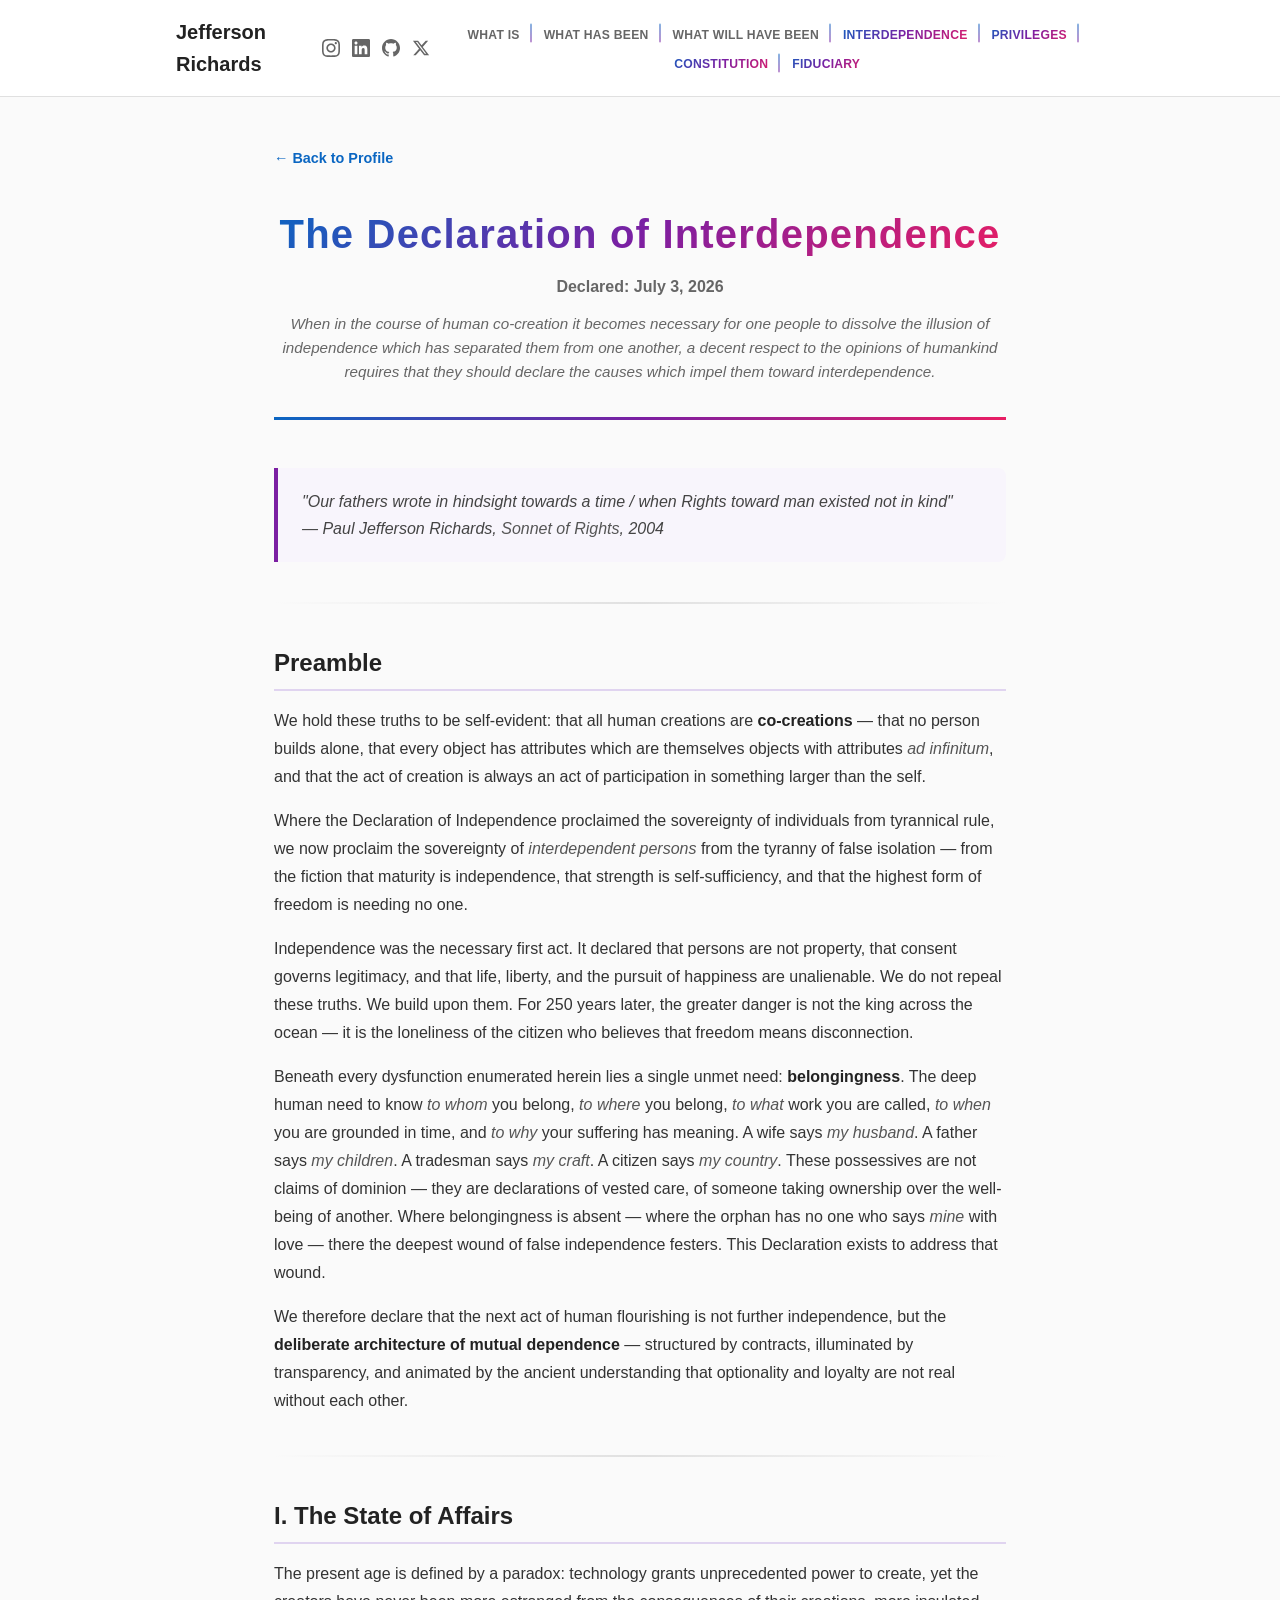
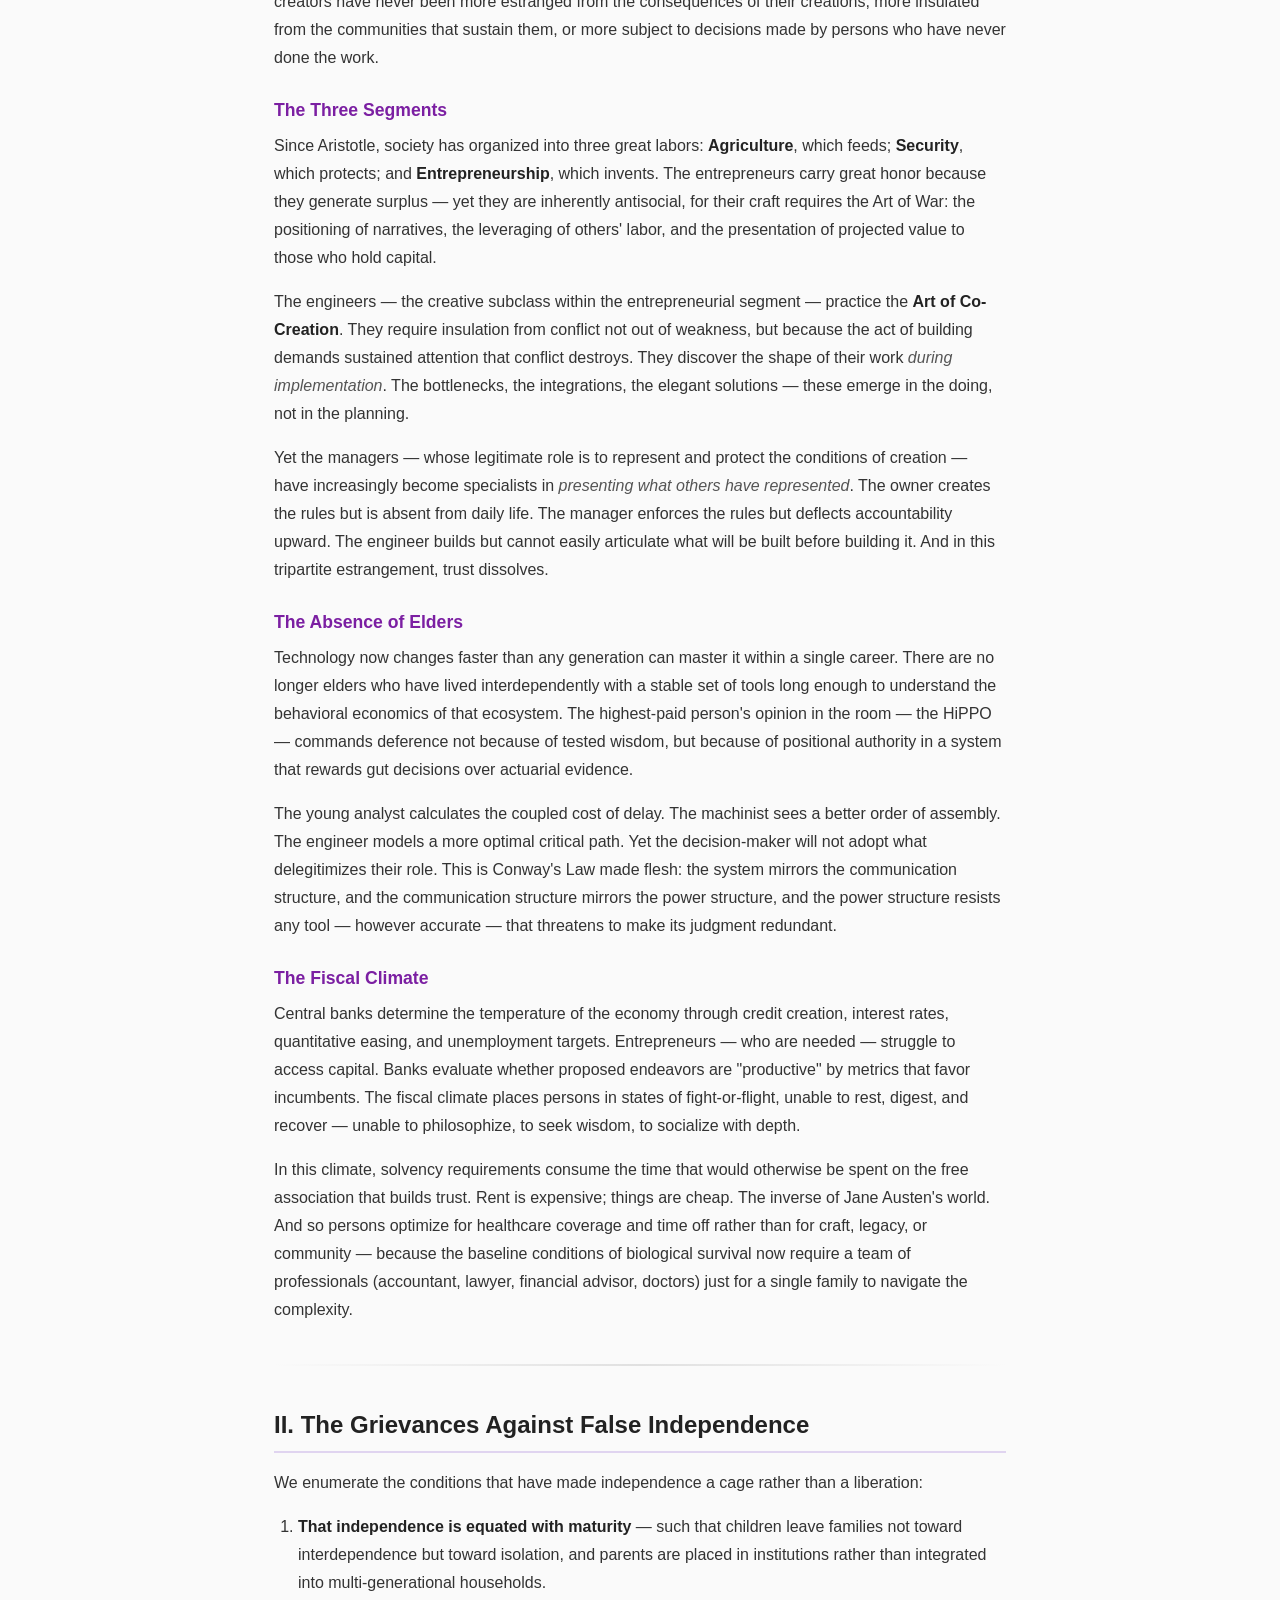
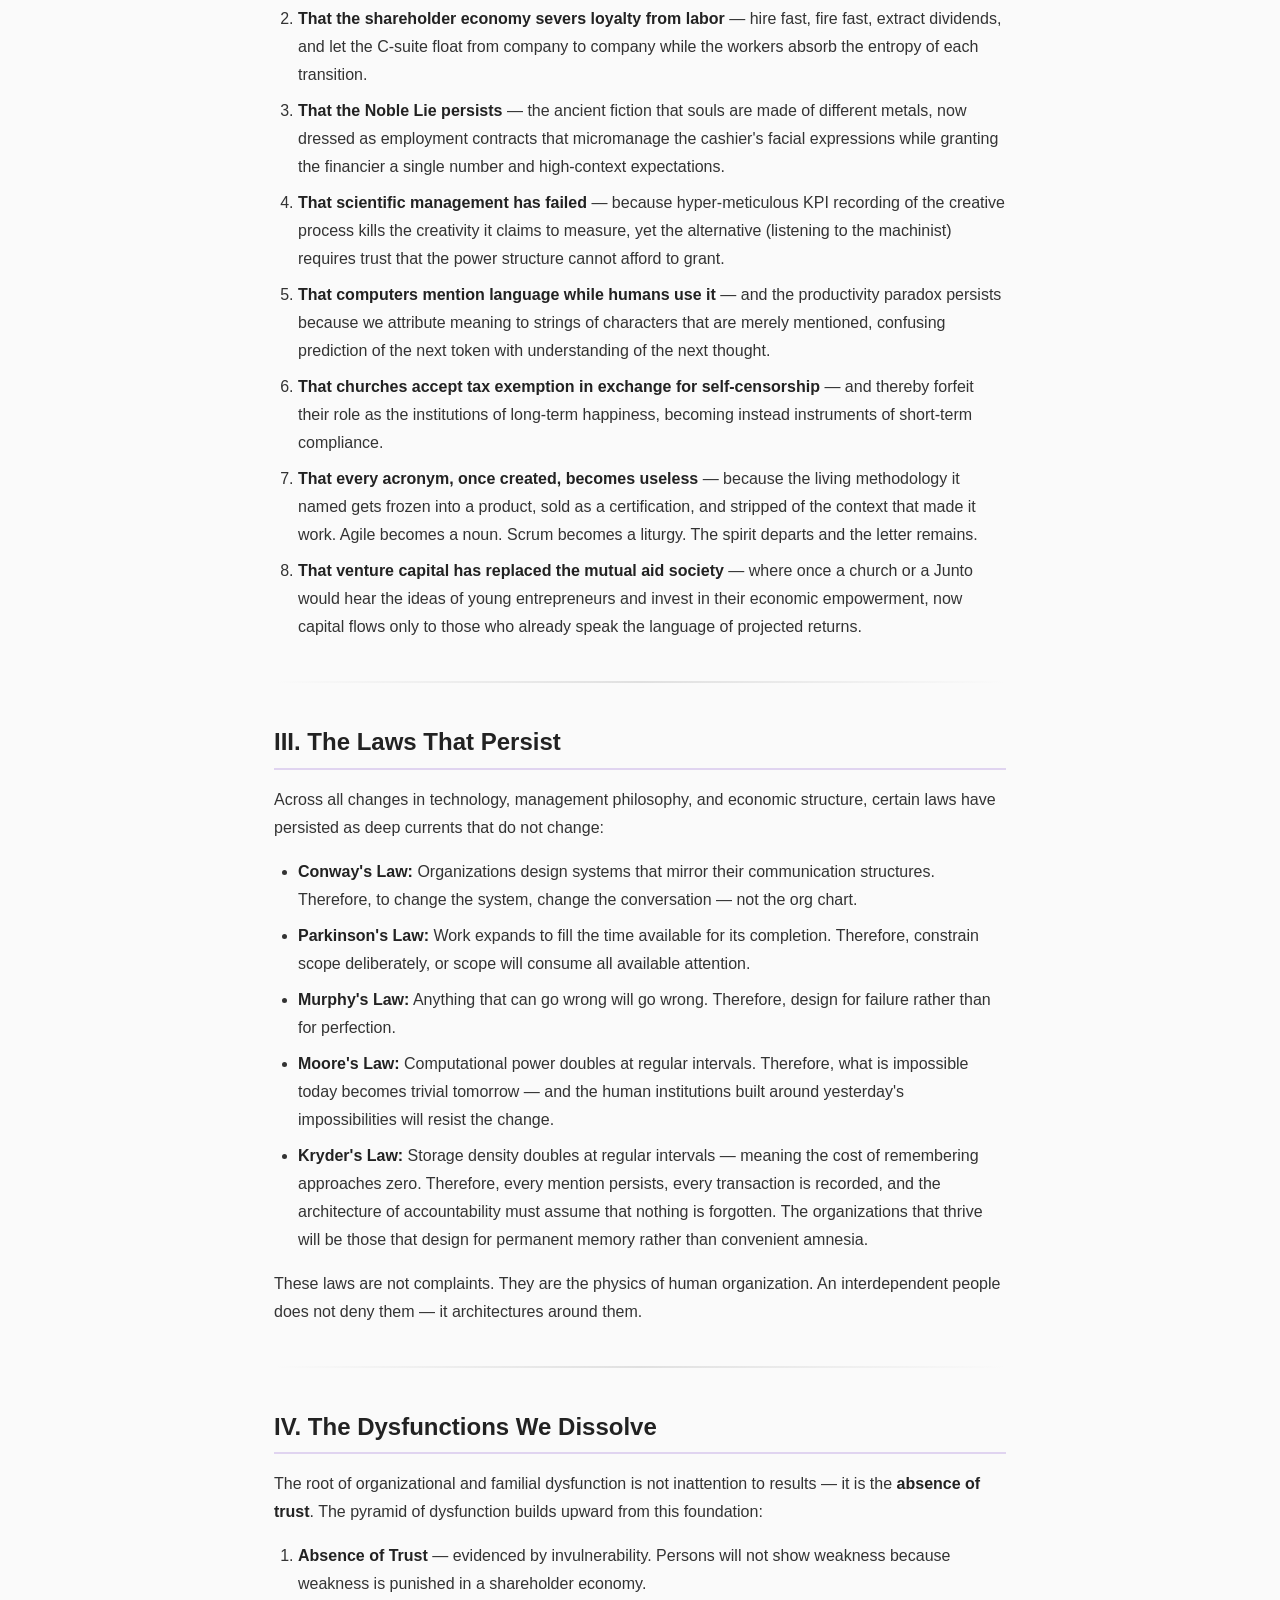
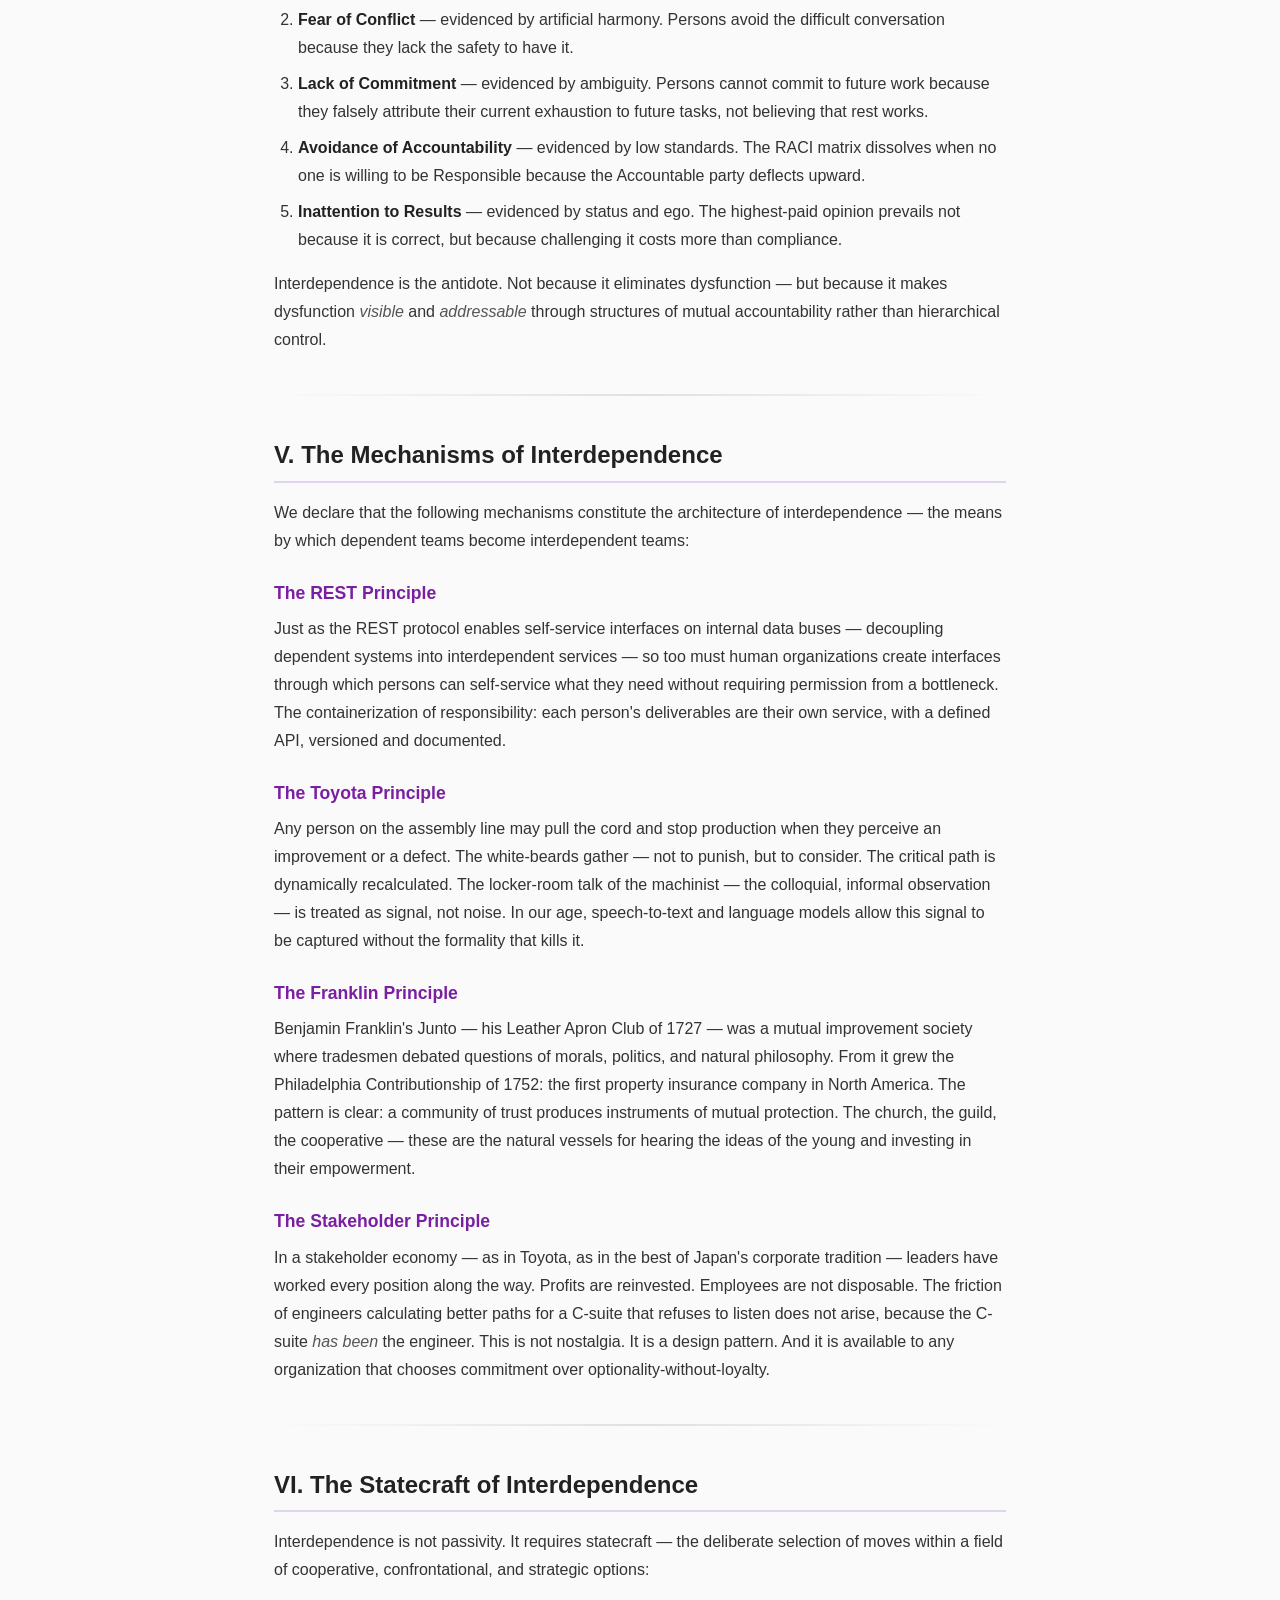
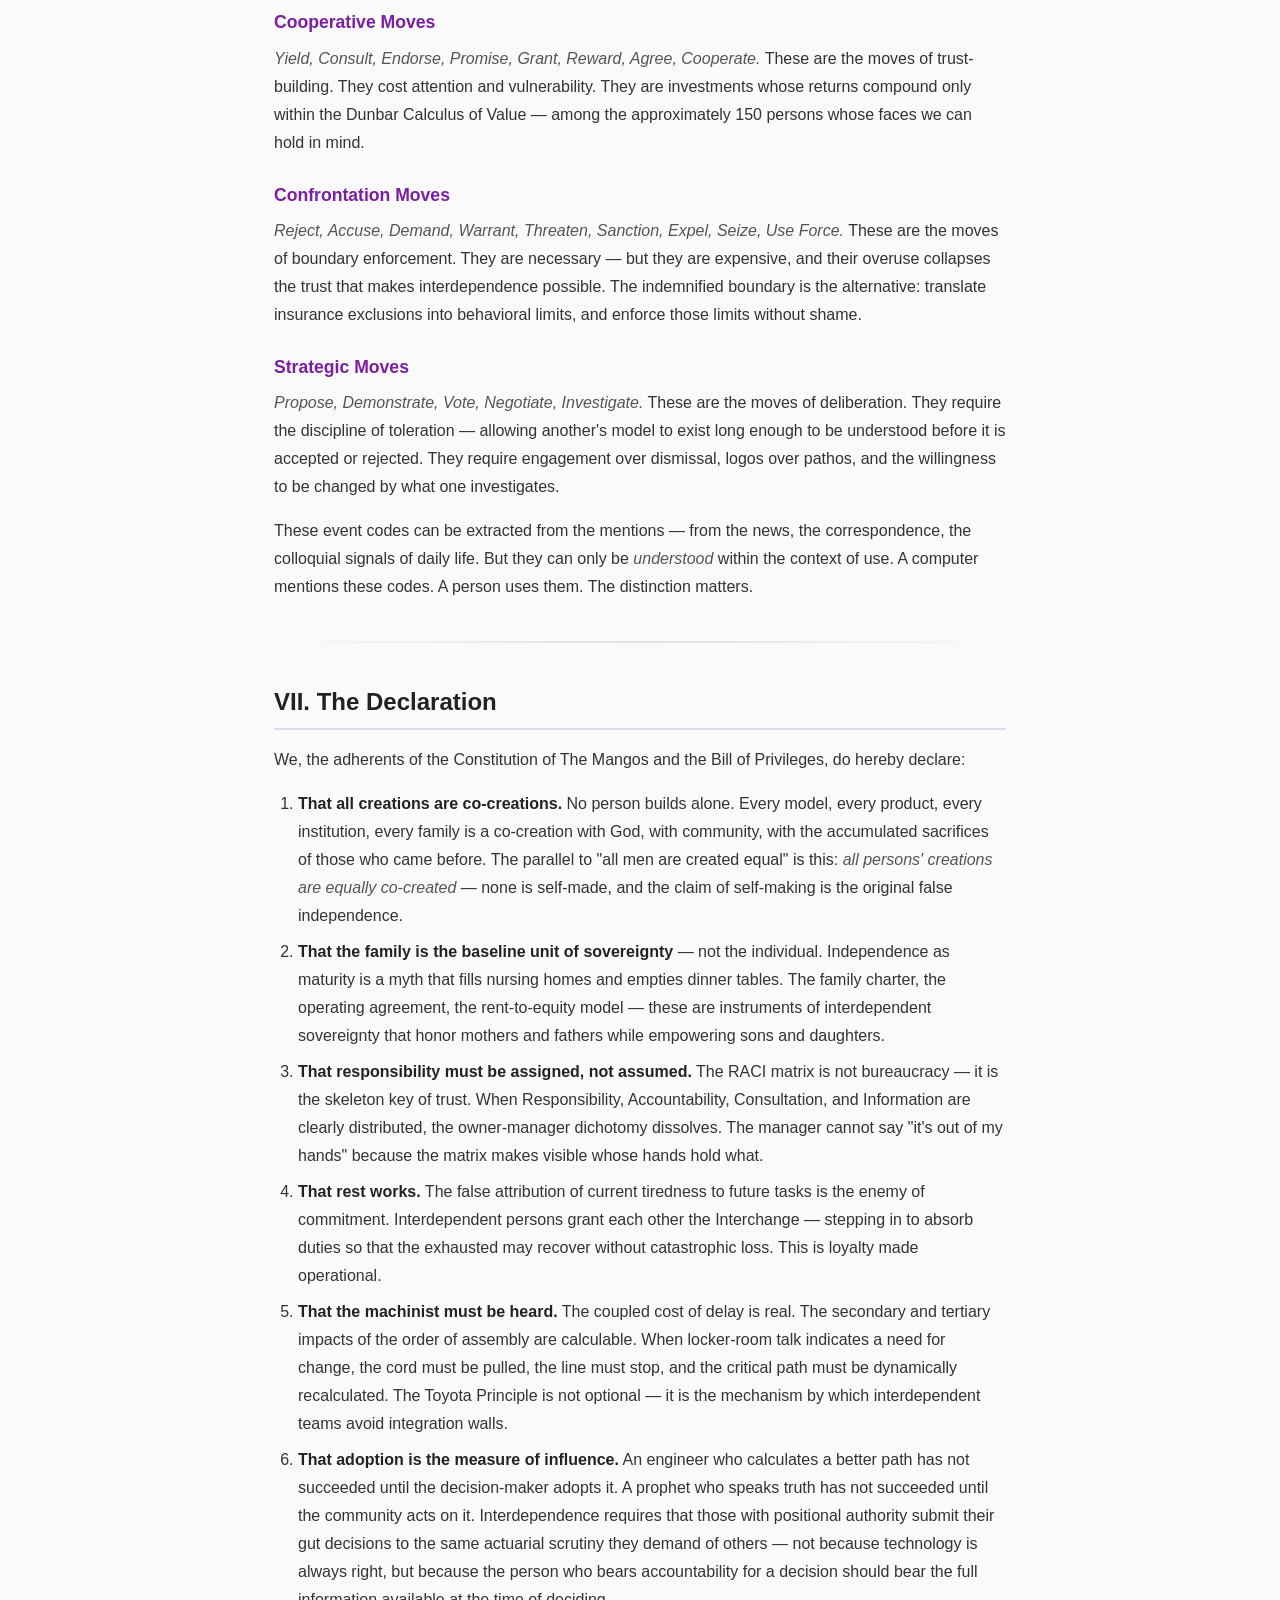
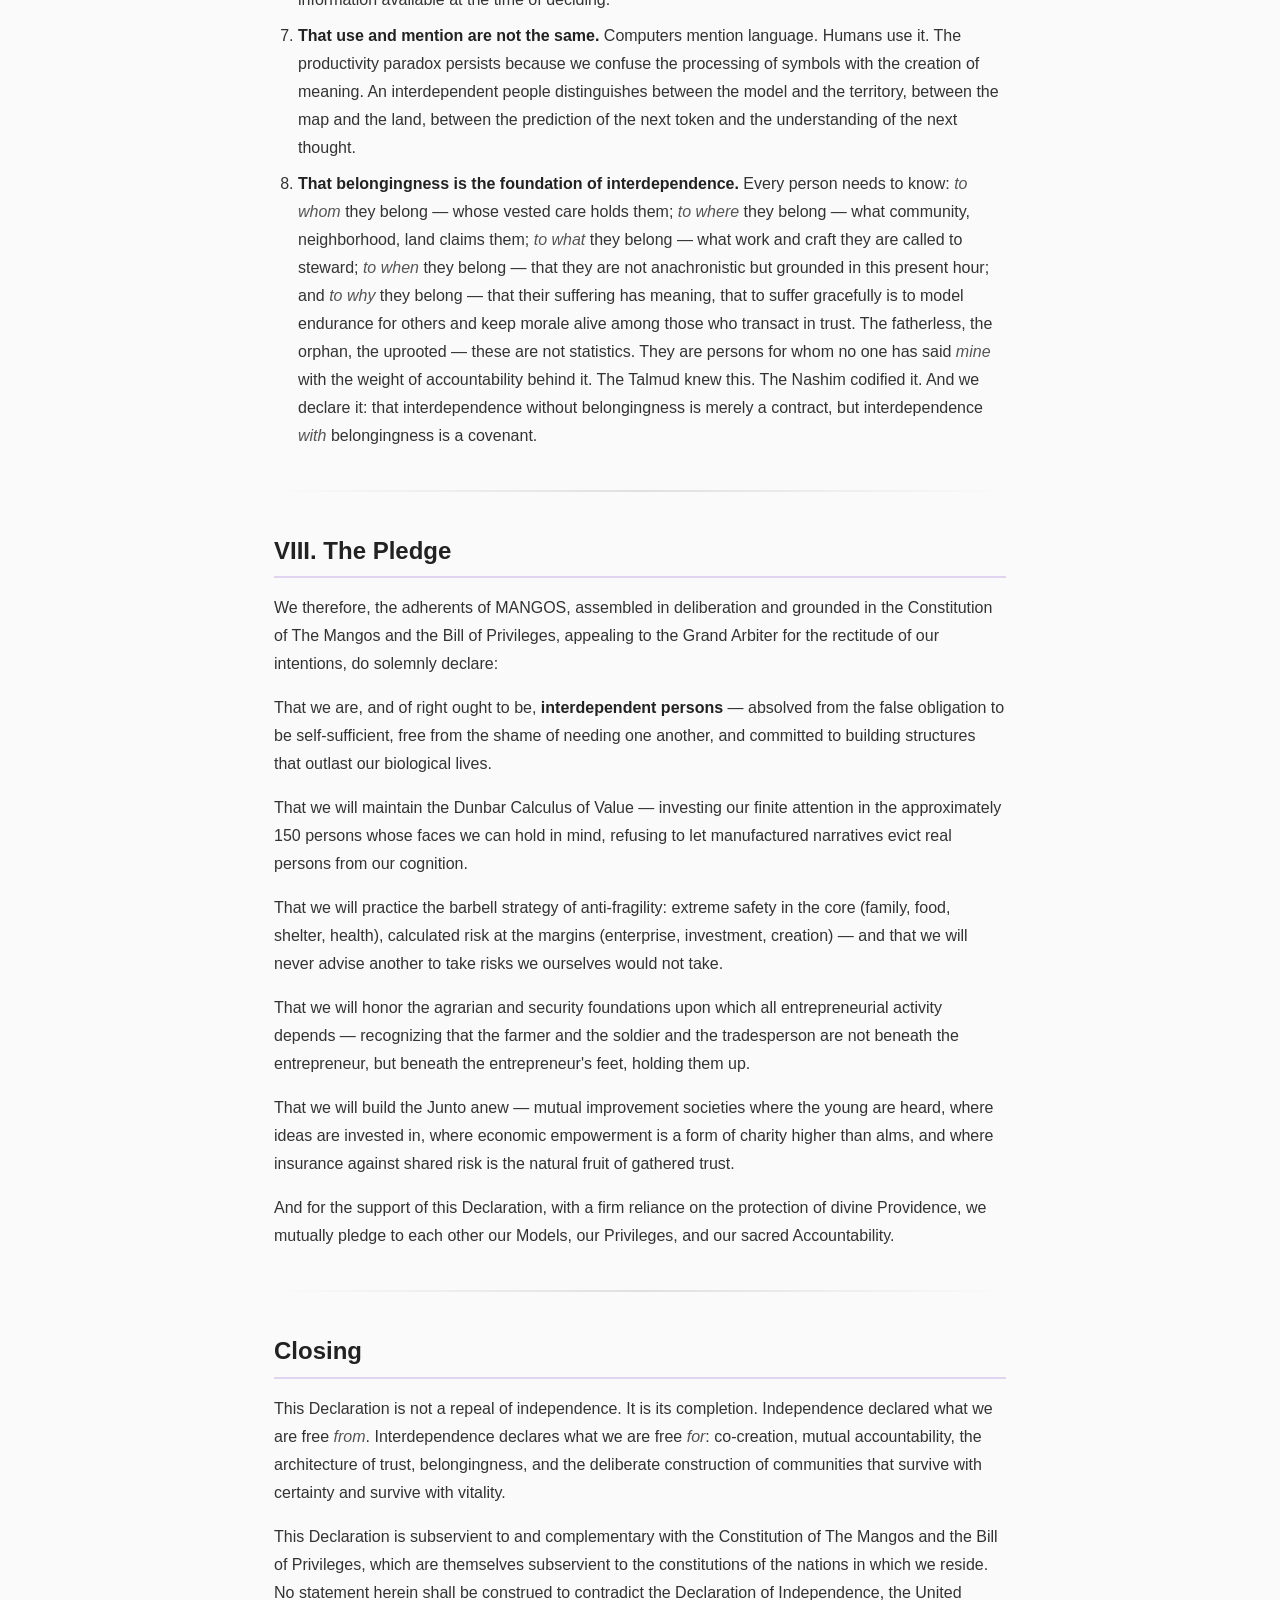
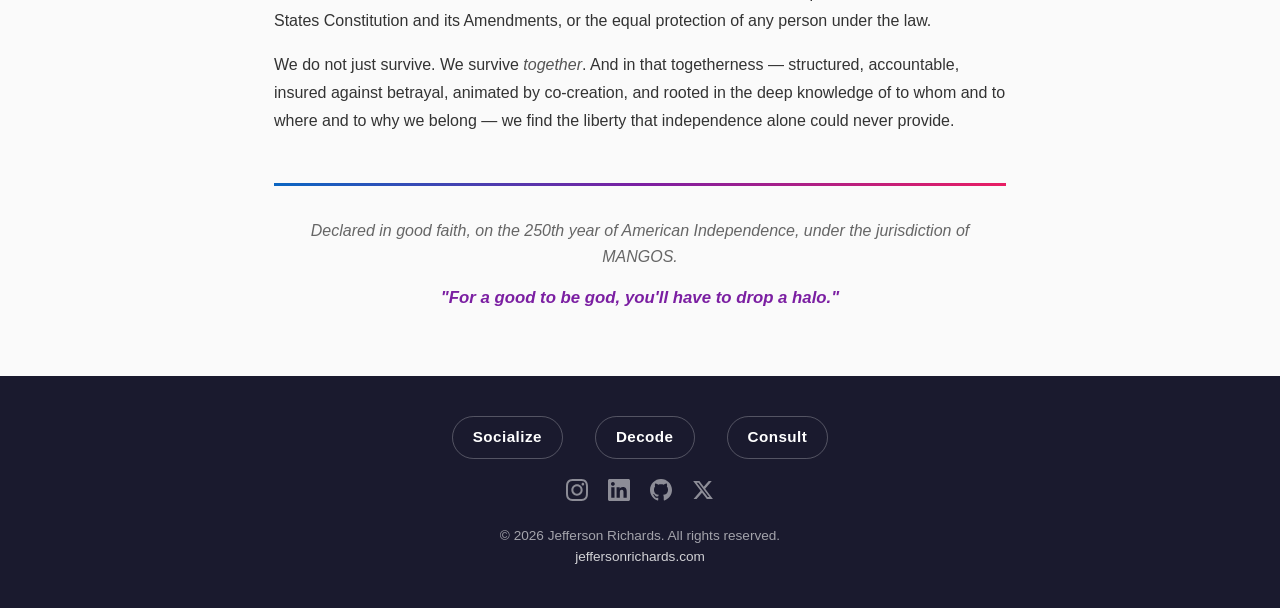
<file: interdependence.html>
<!DOCTYPE html>
<html lang="en">
<head>
  <meta charset="UTF-8">
  <meta name="viewport" content="width=device-width, initial-scale=1.0">
  <title>Declaration of Interdependence — Jefferson Richards</title>
  <meta name="description" content="The Declaration of Interdependence — A declaration that all human creations are co-creations, and that sovereignty is found not in isolation but in the deliberate architecture of mutual dependence.">

  <!-- Favicon & Apple Touch Icon -->
  <link rel="icon" type="image/jpeg" href="assets/profile-photo.jpg">
  <link rel="apple-touch-icon" href="assets/profile-photo.jpg">

  <!-- Open Graph -->
  <meta property="og:type" content="article">
  <meta property="og:url" content="https://jeffersonrichards.com/interdependence.html">
  <meta property="og:title" content="Declaration of Interdependence — Jefferson Richards">
  <meta property="og:description" content="A declaration that all human creations are co-creations, and that sovereignty is found not in isolation but in the deliberate architecture of mutual dependence.">
  <meta property="og:image" content="https://jeffersonrichards.com/assets/profile-photo.jpg">
  <meta property="og:site_name" content="Jefferson Richards">

  <!-- Twitter Card -->
  <meta name="twitter:card" content="summary">
  <meta name="twitter:title" content="Declaration of Interdependence — Jefferson Richards">
  <meta name="twitter:description" content="A declaration that all human creations are co-creations, and that sovereignty is found not in isolation but in the deliberate architecture of mutual dependence.">

  <meta name="theme-color" content="#0a66c2">
  <link rel="stylesheet" href="style.css">
  <style>
    .constitution-page {
      max-width: 780px;
      margin: 0 auto;
      padding: 3rem 1.5rem 4rem;
    }

    .constitution-header {
      text-align: center;
      margin-bottom: 3rem;
      padding-bottom: 2rem;
      border-bottom: 3px solid transparent;
      border-image: linear-gradient(90deg, #0a66c2, #7b1fa2, #e91e63) 1;
    }

    .constitution-header h1 {
      font-size: 2.5rem;
      font-weight: 900;
      letter-spacing: 0.03em;
      background: linear-gradient(135deg, #0a66c2 0%, #7b1fa2 50%, #e91e63 100%);
      -webkit-background-clip: text;
      -webkit-text-fill-color: transparent;
      background-clip: text;
      margin-bottom: 0.5rem;
    }

    .constitution-header .ratified {
      font-size: 1rem;
      font-weight: 600;
      color: var(--color-muted);
    }

    .constitution-header .subtitle {
      font-size: 0.95rem;
      color: var(--color-muted);
      font-style: italic;
      margin-top: 0.75rem;
      line-height: 1.6;
    }

    .constitution-body blockquote {
      border-left: 4px solid #7b1fa2;
      padding: 1.25rem 1.5rem;
      margin: 2rem 0;
      background: #f8f5fc;
      border-radius: 0 8px 8px 0;
      font-style: italic;
      color: #444;
      line-height: 1.7;
    }

    .constitution-body hr {
      border: none;
      height: 2px;
      background: linear-gradient(90deg, transparent, #e0e0e0, transparent);
      margin: 2.5rem 0;
    }

    .constitution-body h2 {
      font-size: 1.5rem;
      font-weight: 800;
      color: var(--color-text);
      margin-top: 2.5rem;
      margin-bottom: 1rem;
      padding-bottom: 0.4rem;
      border-bottom: 2px solid #e0d4f0;
    }

    .constitution-body h3 {
      font-size: 1.1rem;
      font-weight: 700;
      color: #7b1fa2;
      margin-top: 1.5rem;
      margin-bottom: 0.5rem;
    }

    .constitution-body p {
      margin-bottom: 1rem;
      line-height: 1.75;
      color: #333;
    }

    .constitution-body strong {
      color: var(--color-text);
    }

    .constitution-body em {
      color: #555;
    }

    .constitution-body ul,
    .constitution-body ol {
      margin: 1rem 0 1rem 1.5rem;
      line-height: 1.75;
      color: #333;
    }

    .constitution-body li {
      margin-bottom: 0.5rem;
    }

    .constitution-signoff {
      margin-top: 3rem;
      padding-top: 2rem;
      border-top: 3px solid transparent;
      border-image: linear-gradient(90deg, #0a66c2, #7b1fa2, #e91e63) 1;
      text-align: center;
      font-style: italic;
      color: var(--color-muted);
    }

    .constitution-signoff .epigraph {
      margin-top: 1rem;
      font-size: 1.05rem;
      color: #7b1fa2;
      font-weight: 600;
    }

    .back-link {
      display: inline-flex;
      align-items: center;
      gap: 0.4rem;
      margin-bottom: 2rem;
      font-size: 0.9rem;
      font-weight: 600;
      color: var(--color-accent);
      text-decoration: none;
      transition: opacity 0.2s;
    }

    .back-link:hover {
      opacity: 0.7;
    }

    @media (max-width: 600px) {
      .constitution-page {
        padding: 2rem 1rem 3rem;
      }
      .constitution-header h1 {
        font-size: 1.75rem;
      }
    }
  </style>
</head>
<body>
  <header>
    <nav>
      <a href="/" class="logo">Jefferson Richards</a>
      <div class="nav-social">
        <a href="https://instagram.com/jefferson.cloud" target="_blank" rel="noopener" aria-label="Instagram">
          <svg fill="currentColor" width="18" height="18" viewBox="0 0 24 24" xmlns="http://www.w3.org/2000/svg"><path d="M12 2.163c3.204 0 3.584.012 4.85.07 3.252.148 4.771 1.691 4.919 4.919.058 1.265.069 1.645.069 4.849 0 3.205-.012 3.584-.069 4.849-.149 3.225-1.664 4.771-4.919 4.919-1.266.058-1.644.07-4.85.07-3.204 0-3.584-.012-4.849-.07-3.26-.149-4.771-1.699-4.919-4.92-.058-1.265-.07-1.644-.07-4.849 0-3.204.013-3.583.07-4.849.149-3.227 1.664-4.771 4.919-4.919 1.266-.057 1.645-.069 4.849-.069zm0-2.163c-3.259 0-3.667.014-4.947.072-4.358.2-6.78 2.618-6.98 6.98-.059 1.281-.073 1.689-.073 4.948 0 3.259.014 3.668.072 4.948.2 4.358 2.618 6.78 6.98 6.98 1.281.058 1.689.072 4.948.072 3.259 0 3.668-.014 4.948-.072 4.354-.2 6.782-2.618 6.979-6.98.059-1.28.073-1.689.073-4.948 0-3.259-.014-3.667-.072-4.947-.196-4.354-2.617-6.78-6.979-6.98-1.281-.059-1.69-.073-4.949-.073zm0 5.838c-3.403 0-6.162 2.759-6.162 6.162s2.759 6.163 6.162 6.163 6.162-2.759 6.162-6.163c0-3.403-2.759-6.162-6.162-6.162zm0 10.162c-2.209 0-4-1.79-4-4 0-2.209 1.791-4 4-4s4 1.791 4 4c0 2.21-1.791 4-4 4zm6.406-11.845c-.796 0-1.441.645-1.441 1.44s.645 1.44 1.441 1.44c.795 0 1.439-.645 1.439-1.44s-.644-1.44-1.439-1.44z"/></svg>
        </a>
        <a href="https://www.linkedin.com/in/jefferson-richards/" target="_blank" rel="noopener" aria-label="LinkedIn">
          <svg fill="currentColor" width="18" height="18" viewBox="0 0 24 24" xmlns="http://www.w3.org/2000/svg"><path d="M20.447 20.452h-3.554v-5.569c0-1.328-.027-3.037-1.852-3.037-1.853 0-2.136 1.445-2.136 2.939v5.667H9.351V9h3.414v1.561h.046c.477-.9 1.637-1.85 3.37-1.85 3.601 0 4.267 2.37 4.267 5.455v6.286zM5.337 7.433c-1.144 0-2.063-.926-2.063-2.065 0-1.138.92-2.063 2.063-2.063 1.14 0 2.064.925 2.064 2.063 0 1.139-.925 2.065-2.064 2.065zm1.782 13.019H3.555V9h3.564v11.452zM22.225 0H1.771C.792 0 0 .774 0 1.729v20.542C0 23.227.792 24 1.771 24h20.451C23.2 24 24 23.227 24 22.271V1.729C24 .774 23.2 0 22.222 0h.003z"/></svg>
        </a>
        <a href="https://github.com/jeffy893" target="_blank" rel="noopener" aria-label="GitHub">
          <svg fill="currentColor" width="18" height="18" viewBox="0 0 24 24" xmlns="http://www.w3.org/2000/svg"><path d="M12 0c-6.626 0-12 5.373-12 12 0 5.302 3.438 9.8 8.207 11.387.599.111.793-.261.793-.577v-2.234c-3.338.726-4.033-1.416-4.033-1.416-.546-1.387-1.333-1.756-1.333-1.756-1.089-.745.083-.729.083-.729 1.205.084 1.839 1.237 1.839 1.237 1.07 1.834 2.807 1.304 3.492.997.107-.775.418-1.305.762-1.604-2.665-.305-5.467-1.334-5.467-5.931 0-1.311.469-2.381 1.236-3.221-.124-.303-.535-1.524.117-3.176 0 0 1.008-.322 3.301 1.23.957-.266 1.983-.399 3.003-.404 1.02.005 2.047.138 3.006.404 2.291-1.552 3.297-1.23 3.297-1.23.653 1.653.242 2.874.118 3.176.77.84 1.235 1.911 1.235 3.221 0 4.609-2.807 5.624-5.479 5.921.43.372.823 1.102.823 2.222v3.293c0 .319.192.694.801.576 4.765-1.589 8.199-6.086 8.199-11.386 0-6.627-5.373-12-12-12z"/></svg>
        </a>
        <a href="https://x.com/perrydime" target="_blank" rel="noopener" aria-label="X (Twitter)">
          <svg fill="currentColor" width="18" height="18" viewBox="0 0 24 24" xmlns="http://www.w3.org/2000/svg"><path d="M18.244 2.25h3.308l-7.227 8.26 8.502 11.24H16.17l-5.214-6.817L4.99 21.75H1.68l7.73-8.835L1.254 2.25H8.08l4.713 6.231zm-1.161 17.52h1.833L7.084 4.126H5.117z"/></svg>
        </a>
      </div>
      <ul class="nav-sections">
        <li><a href="index.html#what-is">What Is</a></li>
        <li><a href="index.html#what-has-been">What Has Been</a></li>
        <li><a href="index.html#what-will-have-been">What Will Have Been</a></li>
        <li><a href="interdependence.html" class="nav-constitution">Interdependence</a></li>
        <li><a href="privileges.html" class="nav-constitution">Privileges</a></li>
        <li><a href="constitution.html" class="nav-constitution">Constitution</a></li>
        <li><a href="fiduciary.html" class="nav-constitution">Fiduciary</a></li>
      </ul>
    </nav>
  </header>

  <main class="constitution-page">
    <a href="/" class="back-link">&larr; Back to Profile</a>

    <div class="constitution-header">
      <h1>The Declaration of Interdependence</h1>
      <p class="ratified">Declared: July 3, 2026</p>
      <p class="subtitle">When in the course of human co-creation it becomes necessary for one people to dissolve the illusion of independence which has separated them from one another, a decent respect to the opinions of humankind requires that they should declare the causes which impel them toward interdependence.</p>
    </div>

    <div class="constitution-body">
      <blockquote>
        "Our fathers wrote in hindsight towards a time / when Rights toward man existed not in kind"<br>
        — Paul Jefferson Richards, <em>Sonnet of Rights</em>, 2004
      </blockquote>

      <hr>

      <h2>Preamble</h2>
      <p>We hold these truths to be self-evident: that all human creations are <strong>co-creations</strong> — that no person builds alone, that every object has attributes which are themselves objects with attributes <em>ad infinitum</em>, and that the act of creation is always an act of participation in something larger than the self.</p>
      <p>Where the Declaration of Independence proclaimed the sovereignty of individuals from tyrannical rule, we now proclaim the sovereignty of <em>interdependent persons</em> from the tyranny of false isolation — from the fiction that maturity is independence, that strength is self-sufficiency, and that the highest form of freedom is needing no one.</p>
      <p>Independence was the necessary first act. It declared that persons are not property, that consent governs legitimacy, and that life, liberty, and the pursuit of happiness are unalienable. We do not repeal these truths. We build upon them. For 250 years later, the greater danger is not the king across the ocean — it is the loneliness of the citizen who believes that freedom means disconnection.</p>
      <p>Beneath every dysfunction enumerated herein lies a single unmet need: <strong>belongingness</strong>. The deep human need to know <em>to whom</em> you belong, <em>to where</em> you belong, <em>to what</em> work you are called, <em>to when</em> you are grounded in time, and <em>to why</em> your suffering has meaning. A wife says <em>my husband</em>. A father says <em>my children</em>. A tradesman says <em>my craft</em>. A citizen says <em>my country</em>. These possessives are not claims of dominion — they are declarations of vested care, of someone taking ownership over the well-being of another. Where belongingness is absent — where the orphan has no one who says <em>mine</em> with love — there the deepest wound of false independence festers. This Declaration exists to address that wound.</p>
      <p>We therefore declare that the next act of human flourishing is not further independence, but the <strong>deliberate architecture of mutual dependence</strong> — structured by contracts, illuminated by transparency, and animated by the ancient understanding that optionality and loyalty are not real without each other.</p>

      <hr>

      <h2>I. The State of Affairs</h2>
      <p>The present age is defined by a paradox: technology grants unprecedented power to create, yet the creators have never been more estranged from the consequences of their creations, more insulated from the communities that sustain them, or more subject to decisions made by persons who have never done the work.</p>

      <h3>The Three Segments</h3>
      <p>Since Aristotle, society has organized into three great labors: <strong>Agriculture</strong>, which feeds; <strong>Security</strong>, which protects; and <strong>Entrepreneurship</strong>, which invents. The entrepreneurs carry great honor because they generate surplus — yet they are inherently antisocial, for their craft requires the Art of War: the positioning of narratives, the leveraging of others' labor, and the presentation of projected value to those who hold capital.</p>
      <p>The engineers — the creative subclass within the entrepreneurial segment — practice the <strong>Art of Co-Creation</strong>. They require insulation from conflict not out of weakness, but because the act of building demands sustained attention that conflict destroys. They discover the shape of their work <em>during implementation</em>. The bottlenecks, the integrations, the elegant solutions — these emerge in the doing, not in the planning.</p>
      <p>Yet the managers — whose legitimate role is to represent and protect the conditions of creation — have increasingly become specialists in <em>presenting what others have represented</em>. The owner creates the rules but is absent from daily life. The manager enforces the rules but deflects accountability upward. The engineer builds but cannot easily articulate what will be built before building it. And in this tripartite estrangement, trust dissolves.</p>

      <h3>The Absence of Elders</h3>
      <p>Technology now changes faster than any generation can master it within a single career. There are no longer elders who have lived interdependently with a stable set of tools long enough to understand the behavioral economics of that ecosystem. The highest-paid person's opinion in the room — the HiPPO — commands deference not because of tested wisdom, but because of positional authority in a system that rewards gut decisions over actuarial evidence.</p>
      <p>The young analyst calculates the coupled cost of delay. The machinist sees a better order of assembly. The engineer models a more optimal critical path. Yet the decision-maker will not adopt what delegitimizes their role. This is Conway's Law made flesh: the system mirrors the communication structure, and the communication structure mirrors the power structure, and the power structure resists any tool — however accurate — that threatens to make its judgment redundant.</p>

      <h3>The Fiscal Climate</h3>
      <p>Central banks determine the temperature of the economy through credit creation, interest rates, quantitative easing, and unemployment targets. Entrepreneurs — who are needed — struggle to access capital. Banks evaluate whether proposed endeavors are "productive" by metrics that favor incumbents. The fiscal climate places persons in states of fight-or-flight, unable to rest, digest, and recover — unable to philosophize, to seek wisdom, to socialize with depth.</p>
      <p>In this climate, solvency requirements consume the time that would otherwise be spent on the free association that builds trust. Rent is expensive; things are cheap. The inverse of Jane Austen's world. And so persons optimize for healthcare coverage and time off rather than for craft, legacy, or community — because the baseline conditions of biological survival now require a team of professionals (accountant, lawyer, financial advisor, doctors) just for a single family to navigate the complexity.</p>

      <hr>

      <h2>II. The Grievances Against False Independence</h2>
      <p>We enumerate the conditions that have made independence a cage rather than a liberation:</p>
      <ol>
        <li><strong>That independence is equated with maturity</strong> — such that children leave families not toward interdependence but toward isolation, and parents are placed in institutions rather than integrated into multi-generational households.</li>
        <li><strong>That the shareholder economy severs loyalty from labor</strong> — hire fast, fire fast, extract dividends, and let the C-suite float from company to company while the workers absorb the entropy of each transition.</li>
        <li><strong>That the Noble Lie persists</strong> — the ancient fiction that souls are made of different metals, now dressed as employment contracts that micromanage the cashier's facial expressions while granting the financier a single number and high-context expectations.</li>
        <li><strong>That scientific management has failed</strong> — because hyper-meticulous KPI recording of the creative process kills the creativity it claims to measure, yet the alternative (listening to the machinist) requires trust that the power structure cannot afford to grant.</li>
        <li><strong>That computers mention language while humans use it</strong> — and the productivity paradox persists because we attribute meaning to strings of characters that are merely mentioned, confusing prediction of the next token with understanding of the next thought.</li>
        <li><strong>That churches accept tax exemption in exchange for self-censorship</strong> — and thereby forfeit their role as the institutions of long-term happiness, becoming instead instruments of short-term compliance.</li>
        <li><strong>That every acronym, once created, becomes useless</strong> — because the living methodology it named gets frozen into a product, sold as a certification, and stripped of the context that made it work. Agile becomes a noun. Scrum becomes a liturgy. The spirit departs and the letter remains.</li>
        <li><strong>That venture capital has replaced the mutual aid society</strong> — where once a church or a Junto would hear the ideas of young entrepreneurs and invest in their economic empowerment, now capital flows only to those who already speak the language of projected returns.</li>
      </ol>

      <hr>

      <h2>III. The Laws That Persist</h2>
      <p>Across all changes in technology, management philosophy, and economic structure, certain laws have persisted as deep currents that do not change:</p>
      <ul>
        <li><strong>Conway's Law:</strong> Organizations design systems that mirror their communication structures. Therefore, to change the system, change the conversation — not the org chart.</li>
        <li><strong>Parkinson's Law:</strong> Work expands to fill the time available for its completion. Therefore, constrain scope deliberately, or scope will consume all available attention.</li>
        <li><strong>Murphy's Law:</strong> Anything that can go wrong will go wrong. Therefore, design for failure rather than for perfection.</li>
        <li><strong>Moore's Law:</strong> Computational power doubles at regular intervals. Therefore, what is impossible today becomes trivial tomorrow — and the human institutions built around yesterday's impossibilities will resist the change.</li>
        <li><strong>Kryder's Law:</strong> Storage density doubles at regular intervals — meaning the cost of remembering approaches zero. Therefore, every mention persists, every transaction is recorded, and the architecture of accountability must assume that nothing is forgotten. The organizations that thrive will be those that design for permanent memory rather than convenient amnesia.</li>
      </ul>
      <p>These laws are not complaints. They are the physics of human organization. An interdependent people does not deny them — it architectures around them.</p>

      <hr>

      <h2>IV. The Dysfunctions We Dissolve</h2>
      <p>The root of organizational and familial dysfunction is not inattention to results — it is the <strong>absence of trust</strong>. The pyramid of dysfunction builds upward from this foundation:</p>
      <ol>
        <li><strong>Absence of Trust</strong> — evidenced by invulnerability. Persons will not show weakness because weakness is punished in a shareholder economy.</li>
        <li><strong>Fear of Conflict</strong> — evidenced by artificial harmony. Persons avoid the difficult conversation because they lack the safety to have it.</li>
        <li><strong>Lack of Commitment</strong> — evidenced by ambiguity. Persons cannot commit to future work because they falsely attribute their current exhaustion to future tasks, not believing that rest works.</li>
        <li><strong>Avoidance of Accountability</strong> — evidenced by low standards. The RACI matrix dissolves when no one is willing to be Responsible because the Accountable party deflects upward.</li>
        <li><strong>Inattention to Results</strong> — evidenced by status and ego. The highest-paid opinion prevails not because it is correct, but because challenging it costs more than compliance.</li>
      </ol>
      <p>Interdependence is the antidote. Not because it eliminates dysfunction — but because it makes dysfunction <em>visible</em> and <em>addressable</em> through structures of mutual accountability rather than hierarchical control.</p>

      <hr>

      <h2>V. The Mechanisms of Interdependence</h2>
      <p>We declare that the following mechanisms constitute the architecture of interdependence — the means by which dependent teams become interdependent teams:</p>

      <h3>The REST Principle</h3>
      <p>Just as the REST protocol enables self-service interfaces on internal data buses — decoupling dependent systems into interdependent services — so too must human organizations create interfaces through which persons can self-service what they need without requiring permission from a bottleneck. The containerization of responsibility: each person's deliverables are their own service, with a defined API, versioned and documented.</p>

      <h3>The Toyota Principle</h3>
      <p>Any person on the assembly line may pull the cord and stop production when they perceive an improvement or a defect. The white-beards gather — not to punish, but to consider. The critical path is dynamically recalculated. The locker-room talk of the machinist — the colloquial, informal observation — is treated as signal, not noise. In our age, speech-to-text and language models allow this signal to be captured without the formality that kills it.</p>

      <h3>The Franklin Principle</h3>
      <p>Benjamin Franklin's Junto — his Leather Apron Club of 1727 — was a mutual improvement society where tradesmen debated questions of morals, politics, and natural philosophy. From it grew the Philadelphia Contributionship of 1752: the first property insurance company in North America. The pattern is clear: a community of trust produces instruments of mutual protection. The church, the guild, the cooperative — these are the natural vessels for hearing the ideas of the young and investing in their empowerment.</p>

      <h3>The Stakeholder Principle</h3>
      <p>In a stakeholder economy — as in Toyota, as in the best of Japan's corporate tradition — leaders have worked every position along the way. Profits are reinvested. Employees are not disposable. The friction of engineers calculating better paths for a C-suite that refuses to listen does not arise, because the C-suite <em>has been</em> the engineer. This is not nostalgia. It is a design pattern. And it is available to any organization that chooses commitment over optionality-without-loyalty.</p>

      <hr>

      <h2>VI. The Statecraft of Interdependence</h2>
      <p>Interdependence is not passivity. It requires statecraft — the deliberate selection of moves within a field of cooperative, confrontational, and strategic options:</p>

      <h3>Cooperative Moves</h3>
      <p><em>Yield, Consult, Endorse, Promise, Grant, Reward, Agree, Cooperate.</em> These are the moves of trust-building. They cost attention and vulnerability. They are investments whose returns compound only within the Dunbar Calculus of Value — among the approximately 150 persons whose faces we can hold in mind.</p>

      <h3>Confrontation Moves</h3>
      <p><em>Reject, Accuse, Demand, Warrant, Threaten, Sanction, Expel, Seize, Use Force.</em> These are the moves of boundary enforcement. They are necessary — but they are expensive, and their overuse collapses the trust that makes interdependence possible. The indemnified boundary is the alternative: translate insurance exclusions into behavioral limits, and enforce those limits without shame.</p>

      <h3>Strategic Moves</h3>
      <p><em>Propose, Demonstrate, Vote, Negotiate, Investigate.</em> These are the moves of deliberation. They require the discipline of toleration — allowing another's model to exist long enough to be understood before it is accepted or rejected. They require engagement over dismissal, logos over pathos, and the willingness to be changed by what one investigates.</p>

      <p>These event codes can be extracted from the mentions — from the news, the correspondence, the colloquial signals of daily life. But they can only be <em>understood</em> within the context of use. A computer mentions these codes. A person uses them. The distinction matters.</p>

      <hr>

      <h2>VII. The Declaration</h2>
      <p>We, the adherents of the Constitution of The Mangos and the Bill of Privileges, do hereby declare:</p>
      <ol>
        <li><strong>That all creations are co-creations.</strong> No person builds alone. Every model, every product, every institution, every family is a co-creation with God, with community, with the accumulated sacrifices of those who came before. The parallel to "all men are created equal" is this: <em>all persons' creations are equally co-created</em> — none is self-made, and the claim of self-making is the original false independence.</li>
        <li><strong>That the family is the baseline unit of sovereignty</strong> — not the individual. Independence as maturity is a myth that fills nursing homes and empties dinner tables. The family charter, the operating agreement, the rent-to-equity model — these are instruments of interdependent sovereignty that honor mothers and fathers while empowering sons and daughters.</li>
        <li><strong>That responsibility must be assigned, not assumed.</strong> The RACI matrix is not bureaucracy — it is the skeleton key of trust. When Responsibility, Accountability, Consultation, and Information are clearly distributed, the owner-manager dichotomy dissolves. The manager cannot say "it's out of my hands" because the matrix makes visible whose hands hold what.</li>
        <li><strong>That rest works.</strong> The false attribution of current tiredness to future tasks is the enemy of commitment. Interdependent persons grant each other the Interchange — stepping in to absorb duties so that the exhausted may recover without catastrophic loss. This is loyalty made operational.</li>
        <li><strong>That the machinist must be heard.</strong> The coupled cost of delay is real. The secondary and tertiary impacts of the order of assembly are calculable. When locker-room talk indicates a need for change, the cord must be pulled, the line must stop, and the critical path must be dynamically recalculated. The Toyota Principle is not optional — it is the mechanism by which interdependent teams avoid integration walls.</li>
        <li><strong>That adoption is the measure of influence.</strong> An engineer who calculates a better path has not succeeded until the decision-maker adopts it. A prophet who speaks truth has not succeeded until the community acts on it. Interdependence requires that those with positional authority submit their gut decisions to the same actuarial scrutiny they demand of others — not because technology is always right, but because the person who bears accountability for a decision should bear the full information available at the time of deciding.</li>
        <li><strong>That use and mention are not the same.</strong> Computers mention language. Humans use it. The productivity paradox persists because we confuse the processing of symbols with the creation of meaning. An interdependent people distinguishes between the model and the territory, between the map and the land, between the prediction of the next token and the understanding of the next thought.</li>
        <li><strong>That belongingness is the foundation of interdependence.</strong> Every person needs to know: <em>to whom</em> they belong — whose vested care holds them; <em>to where</em> they belong — what community, neighborhood, land claims them; <em>to what</em> they belong — what work and craft they are called to steward; <em>to when</em> they belong — that they are not anachronistic but grounded in this present hour; and <em>to why</em> they belong — that their suffering has meaning, that to suffer gracefully is to model endurance for others and keep morale alive among those who transact in trust. The fatherless, the orphan, the uprooted — these are not statistics. They are persons for whom no one has said <em>mine</em> with the weight of accountability behind it. The Talmud knew this. The Nashim codified it. And we declare it: that interdependence without belongingness is merely a contract, but interdependence <em>with</em> belongingness is a covenant.</li>
      </ol>

      <hr>

      <h2>VIII. The Pledge</h2>
      <p>We therefore, the adherents of MANGOS, assembled in deliberation and grounded in the Constitution of The Mangos and the Bill of Privileges, appealing to the Grand Arbiter for the rectitude of our intentions, do solemnly declare:</p>
      <p>That we are, and of right ought to be, <strong>interdependent persons</strong> — absolved from the false obligation to be self-sufficient, free from the shame of needing one another, and committed to building structures that outlast our biological lives.</p>
      <p>That we will maintain the Dunbar Calculus of Value — investing our finite attention in the approximately 150 persons whose faces we can hold in mind, refusing to let manufactured narratives evict real persons from our cognition.</p>
      <p>That we will practice the barbell strategy of anti-fragility: extreme safety in the core (family, food, shelter, health), calculated risk at the margins (enterprise, investment, creation) — and that we will never advise another to take risks we ourselves would not take.</p>
      <p>That we will honor the agrarian and security foundations upon which all entrepreneurial activity depends — recognizing that the farmer and the soldier and the tradesperson are not beneath the entrepreneur, but beneath the entrepreneur's feet, holding them up.</p>
      <p>That we will build the Junto anew — mutual improvement societies where the young are heard, where ideas are invested in, where economic empowerment is a form of charity higher than alms, and where insurance against shared risk is the natural fruit of gathered trust.</p>
      <p>And for the support of this Declaration, with a firm reliance on the protection of divine Providence, we mutually pledge to each other our Models, our Privileges, and our sacred Accountability.</p>

      <hr>

      <h2>Closing</h2>
      <p>This Declaration is not a repeal of independence. It is its completion. Independence declared what we are free <em>from</em>. Interdependence declares what we are free <em>for</em>: co-creation, mutual accountability, the architecture of trust, belongingness, and the deliberate construction of communities that survive with certainty and survive with vitality.</p>
      <p>This Declaration is subservient to and complementary with the Constitution of The Mangos and the Bill of Privileges, which are themselves subservient to the constitutions of the nations in which we reside. No statement herein shall be construed to contradict the Declaration of Independence, the United States Constitution and its Amendments, or the equal protection of any person under the law.</p>
      <p>We do not just survive. We survive <em>together</em>. And in that togetherness — structured, accountable, insured against betrayal, animated by co-creation, and rooted in the deep knowledge of to whom and to where and to why we belong — we find the liberty that independence alone could never provide.</p>
    </div>

    <div class="constitution-signoff">
      <p>Declared in good faith, on the 250th year of American Independence, under the jurisdiction of MANGOS.</p>
      <p class="epigraph">"For a good to be god, you'll have to drop a halo."</p>
    </div>
  </main>

  <footer>
    <div class="footer-connect">
      <div class="footer-links-row">
        <a href="https://jefferson.cloud" target="_blank" rel="noopener">Socialize</a>
        <a href="https://richards.systems" target="_blank" rel="noopener">Decode</a>
        <a href="https://richards.plus" target="_blank" rel="noopener">Consult</a>
      </div>
      <div class="footer-social">
        <a href="https://instagram.com/jefferson.cloud" target="_blank" rel="noopener" aria-label="Instagram">
          <svg fill="currentColor" width="22" height="22" viewBox="0 0 24 24" xmlns="http://www.w3.org/2000/svg"><path d="M12 2.163c3.204 0 3.584.012 4.85.07 3.252.148 4.771 1.691 4.919 4.919.058 1.265.069 1.645.069 4.849 0 3.205-.012 3.584-.069 4.849-.149 3.225-1.664 4.771-4.919 4.919-1.266.058-1.644.07-4.85.07-3.204 0-3.584-.012-4.849-.07-3.26-.149-4.771-1.699-4.919-4.92-.058-1.265-.07-1.644-.07-4.849 0-3.204.013-3.583.07-4.849.149-3.227 1.664-4.771 4.919-4.919 1.266-.057 1.645-.069 4.849-.069zm0-2.163c-3.259 0-3.667.014-4.947.072-4.358.2-6.78 2.618-6.98 6.98-.059 1.281-.073 1.689-.073 4.948 0 3.259.014 3.668.072 4.948.2 4.358 2.618 6.78 6.98 6.98 1.281.058 1.689.072 4.948.072 3.259 0 3.668-.014 4.948-.072 4.354-.2 6.782-2.618 6.979-6.98.059-1.28.073-1.689.073-4.948 0-3.259-.014-3.667-.072-4.947-.196-4.354-2.617-6.78-6.979-6.98-1.281-.059-1.69-.073-4.949-.073zm0 5.838c-3.403 0-6.162 2.759-6.162 6.162s2.759 6.163 6.162 6.163 6.162-2.759 6.162-6.163c0-3.403-2.759-6.162-6.162-6.162zm0 10.162c-2.209 0-4-1.79-4-4 0-2.209 1.791-4 4-4s4 1.791 4 4c0 2.21-1.791 4-4 4zm6.406-11.845c-.796 0-1.441.645-1.441 1.44s.645 1.44 1.441 1.44c.795 0 1.439-.645 1.439-1.44s-.644-1.44-1.439-1.44z"/></svg>
        </a>
        <a href="https://www.linkedin.com/in/jefferson-richards/" target="_blank" rel="noopener" aria-label="LinkedIn">
          <svg fill="currentColor" width="22" height="22" viewBox="0 0 24 24" xmlns="http://www.w3.org/2000/svg"><path d="M20.447 20.452h-3.554v-5.569c0-1.328-.027-3.037-1.852-3.037-1.853 0-2.136 1.445-2.136 2.939v5.667H9.351V9h3.414v1.561h.046c.477-.9 1.637-1.85 3.37-1.85 3.601 0 4.267 2.37 4.267 5.455v6.286zM5.337 7.433c-1.144 0-2.063-.926-2.063-2.065 0-1.138.92-2.063 2.063-2.063 1.14 0 2.064.925 2.064 2.063 0 1.139-.925 2.065-2.064 2.065zm1.782 13.019H3.555V9h3.564v11.452zM22.225 0H1.771C.792 0 0 .774 0 1.729v20.542C0 23.227.792 24 1.771 24h20.451C23.2 24 24 23.227 24 22.271V1.729C24 .774 23.2 0 22.222 0h.003z"/></svg>
        </a>
        <a href="https://github.com/jeffy893" target="_blank" rel="noopener" aria-label="GitHub">
          <svg fill="currentColor" width="22" height="22" viewBox="0 0 24 24" xmlns="http://www.w3.org/2000/svg"><path d="M12 0c-6.626 0-12 5.373-12 12 0 5.302 3.438 9.8 8.207 11.387.599.111.793-.261.793-.577v-2.234c-3.338.726-4.033-1.416-4.033-1.416-.546-1.387-1.333-1.756-1.333-1.756-1.089-.745.083-.729.083-.729 1.205.084 1.839 1.237 1.839 1.237 1.07 1.834 2.807 1.304 3.492.997.107-.775.418-1.305.762-1.604-2.665-.305-5.467-1.334-5.467-5.931 0-1.311.469-2.381 1.236-3.221-.124-.303-.535-1.524.117-3.176 0 0 1.008-.322 3.301 1.23.957-.266 1.983-.399 3.003-.404 1.02.005 2.047.138 3.006.404 2.291-1.552 3.297-1.23 3.297-1.23.653 1.653.242 2.874.118 3.176.77.84 1.235 1.911 1.235 3.221 0 4.609-2.807 5.624-5.479 5.921.43.372.823 1.102.823 2.222v3.293c0 .319.192.694.801.576 4.765-1.589 8.199-6.086 8.199-11.386 0-6.627-5.373-12-12-12z"/></svg>
        </a>
        <a href="https://x.com/perrydime" target="_blank" rel="noopener" aria-label="X (Twitter)">
          <svg fill="currentColor" width="22" height="22" viewBox="0 0 24 24" xmlns="http://www.w3.org/2000/svg"><path d="M18.244 2.25h3.308l-7.227 8.26 8.502 11.24H16.17l-5.214-6.817L4.99 21.75H1.68l7.73-8.835L1.254 2.25H8.08l4.713 6.231zm-1.161 17.52h1.833L7.084 4.126H5.117z"/></svg>
        </a>
      </div>
    </div>
    <p>&copy; 2026 Jefferson Richards. All rights reserved.</p>
    <p><a href="https://jeffersonrichards.com">jeffersonrichards.com</a></p>
  </footer>
</body>
</html>
</file>
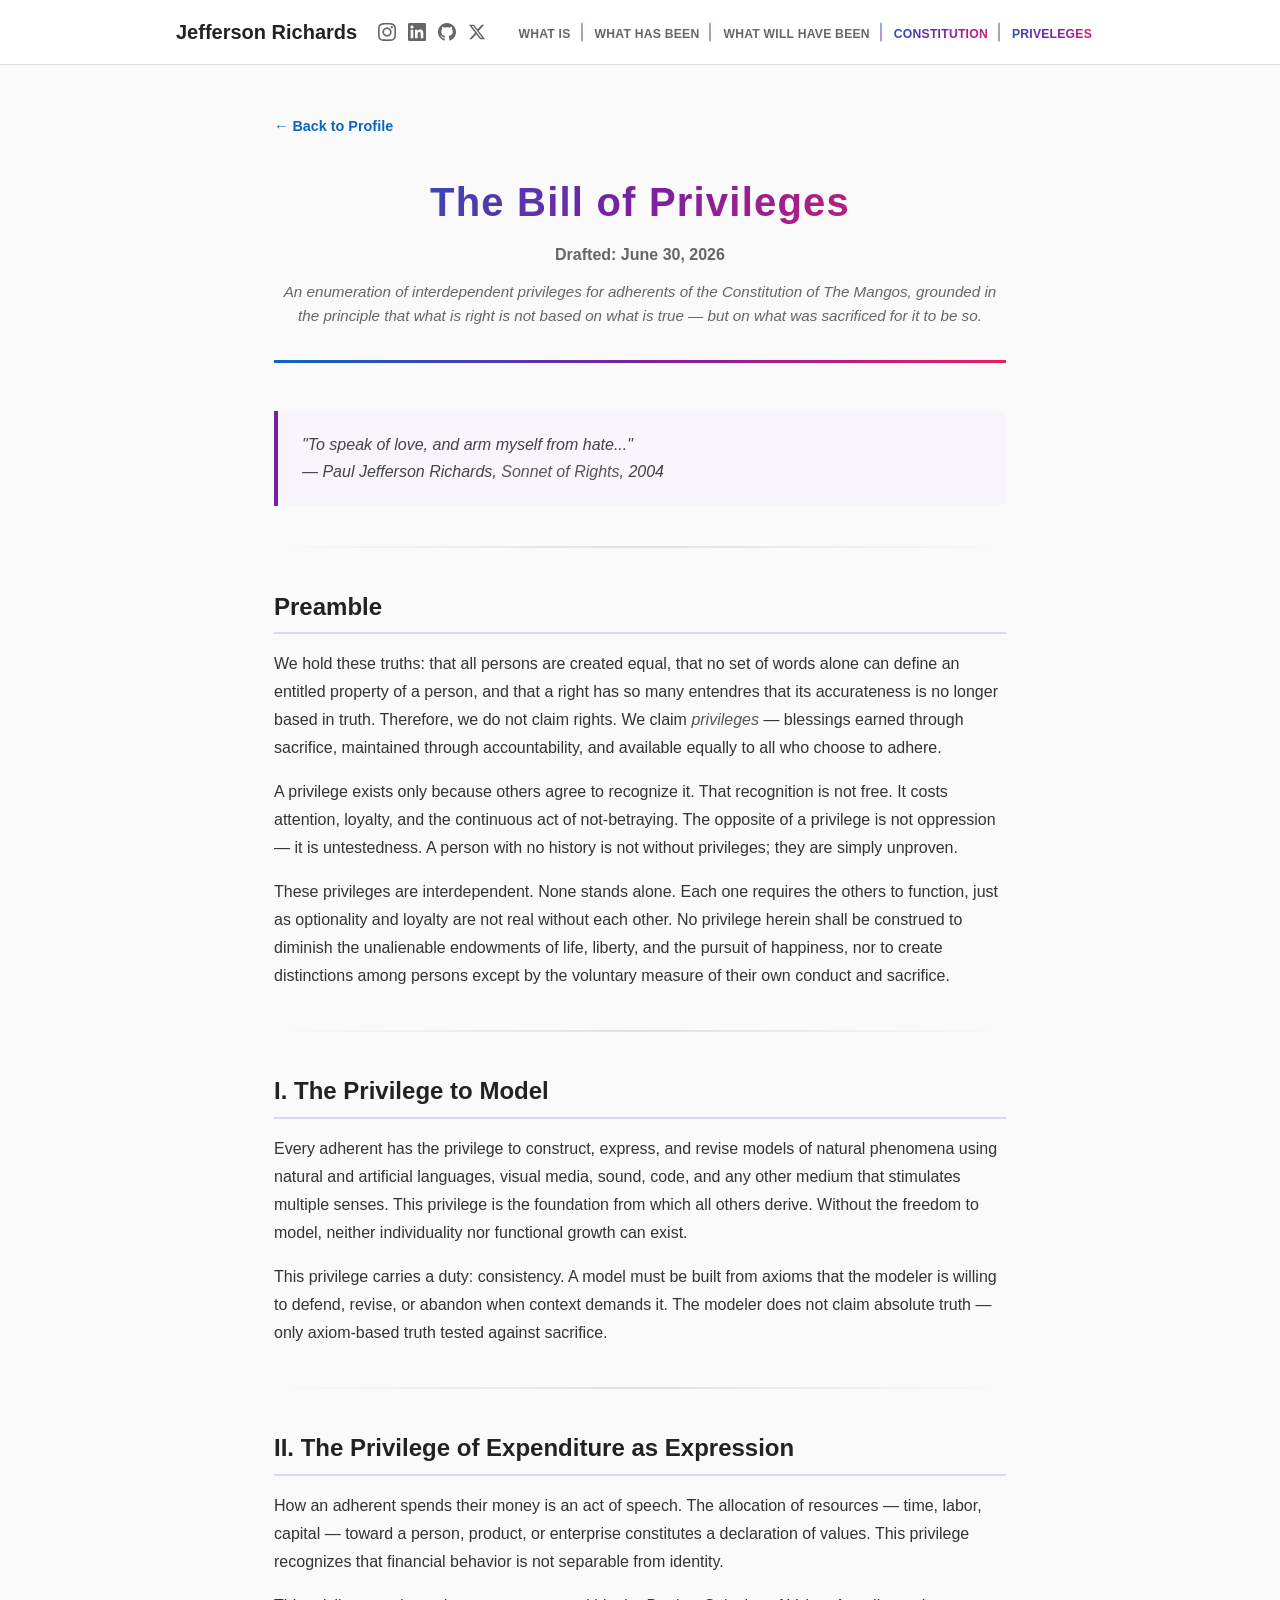
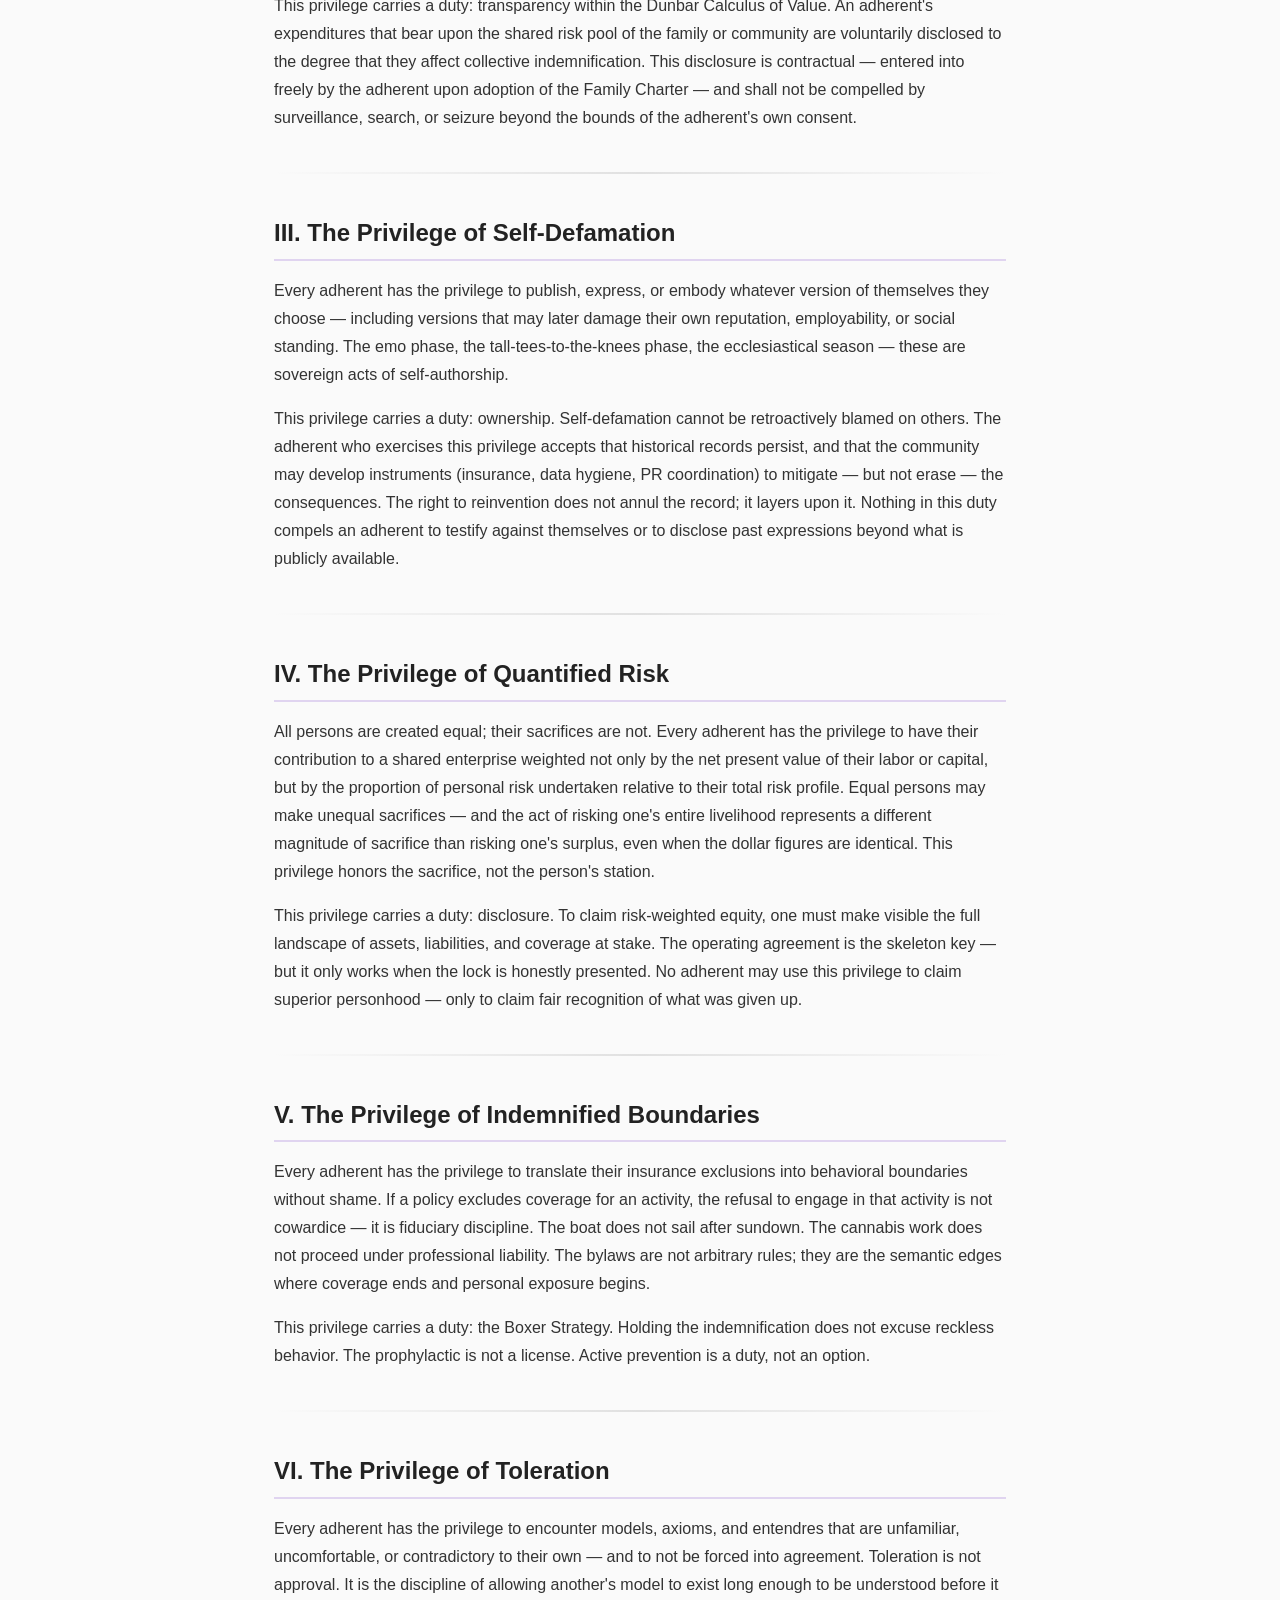
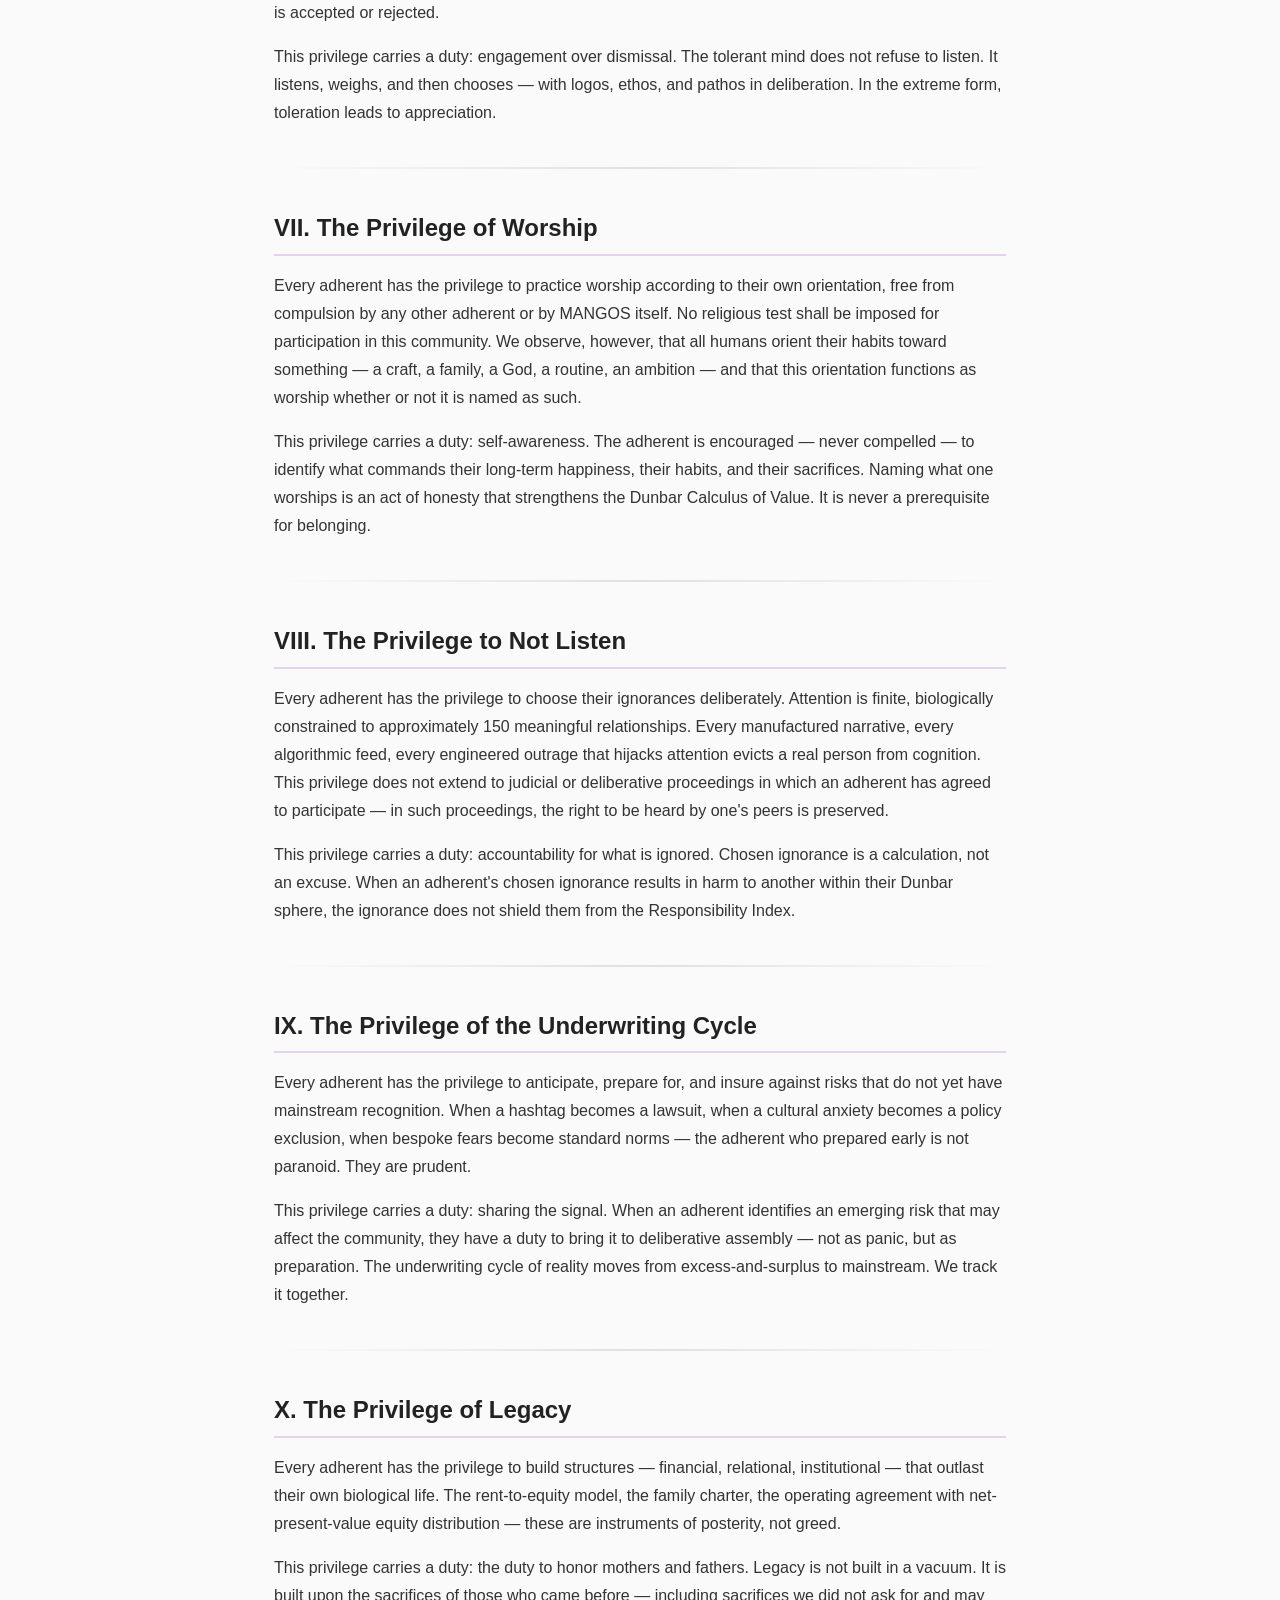
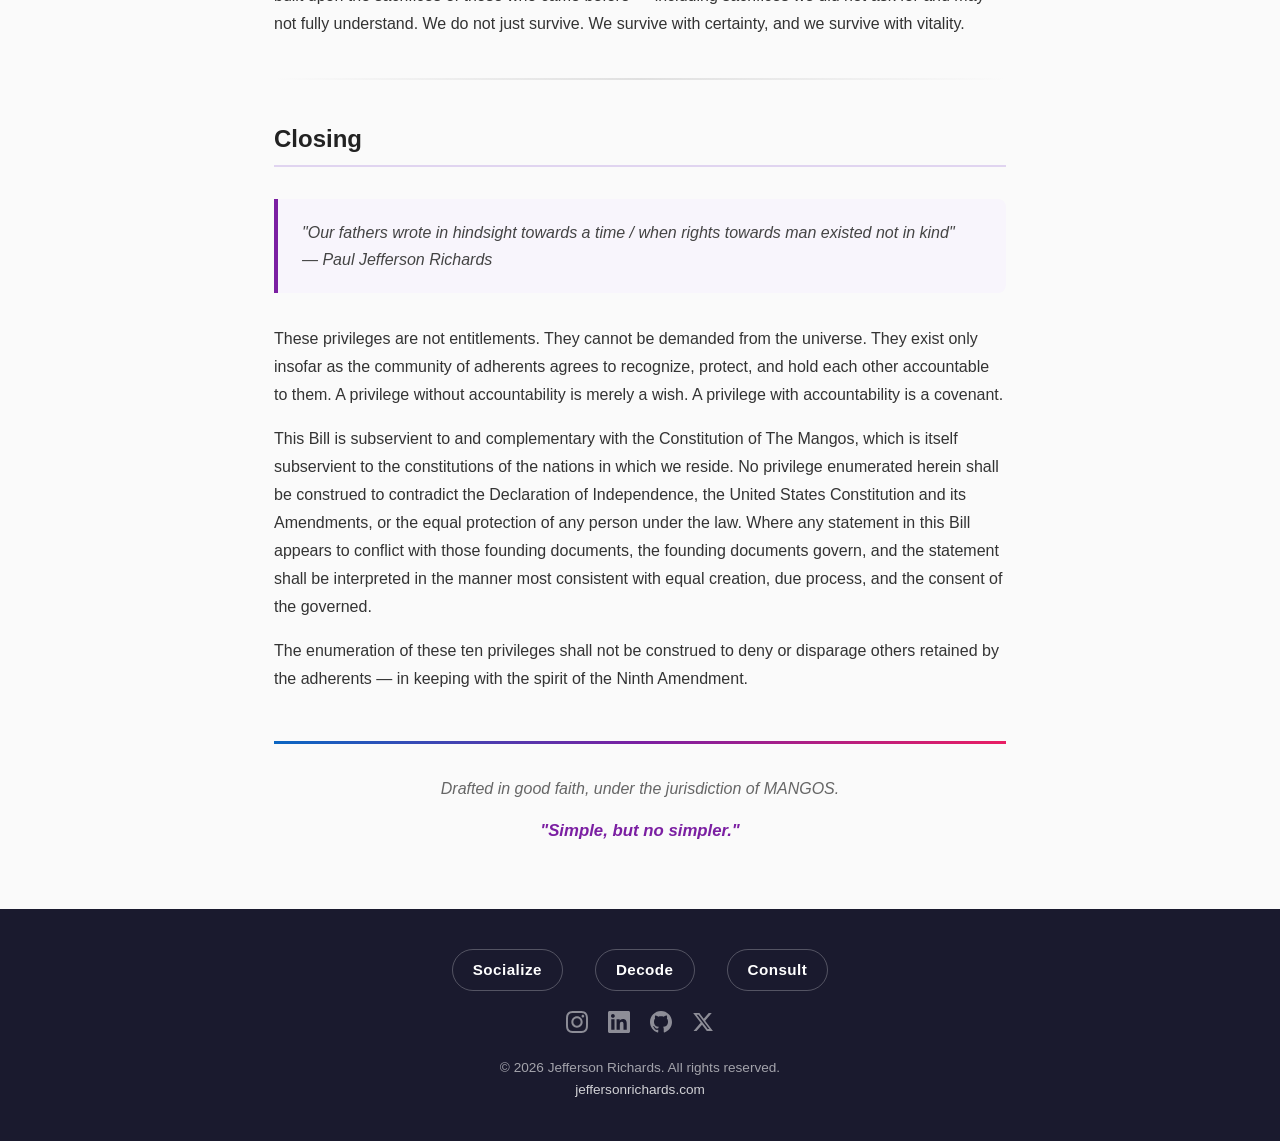
<file: priveleges.html>
<!DOCTYPE html>
<html lang="en">
<head>
  <meta charset="UTF-8">
  <meta name="viewport" content="width=device-width, initial-scale=1.0">
  <title>The Bill of Privileges — Jefferson Richards</title>
  <meta name="description" content="The Bill of Privileges — An enumeration of interdependent privileges for adherents of the Constitution of The Mangos.">

  <!-- Favicon & Apple Touch Icon -->
  <link rel="icon" type="image/jpeg" href="assets/profile-photo.jpg">
  <link rel="apple-touch-icon" href="assets/profile-photo.jpg">

  <!-- Open Graph -->
  <meta property="og:type" content="article">
  <meta property="og:url" content="https://jeffersonrichards.com/priveleges.html">
  <meta property="og:title" content="The Bill of Privileges — Jefferson Richards">
  <meta property="og:description" content="An enumeration of interdependent privileges for adherents of the Constitution of The Mangos.">
  <meta property="og:image" content="https://jeffersonrichards.com/assets/profile-photo.jpg">
  <meta property="og:site_name" content="Jefferson Richards">

  <!-- Twitter Card -->
  <meta name="twitter:card" content="summary">
  <meta name="twitter:title" content="The Bill of Privileges — Jefferson Richards">
  <meta name="twitter:description" content="An enumeration of interdependent privileges for adherents of the Constitution of The Mangos.">

  <meta name="theme-color" content="#0a66c2">
  <link rel="stylesheet" href="style.css">
  <style>
    .constitution-page {
      max-width: 780px;
      margin: 0 auto;
      padding: 3rem 1.5rem 4rem;
    }

    .constitution-header {
      text-align: center;
      margin-bottom: 3rem;
      padding-bottom: 2rem;
      border-bottom: 3px solid transparent;
      border-image: linear-gradient(90deg, #0a66c2, #7b1fa2, #e91e63) 1;
    }

    .constitution-header h1 {
      font-size: 2.5rem;
      font-weight: 900;
      letter-spacing: 0.03em;
      background: linear-gradient(135deg, #0a66c2 0%, #7b1fa2 50%, #e91e63 100%);
      -webkit-background-clip: text;
      -webkit-text-fill-color: transparent;
      background-clip: text;
      margin-bottom: 0.5rem;
    }

    .constitution-header .ratified {
      font-size: 1rem;
      font-weight: 600;
      color: var(--color-muted);
    }

    .constitution-header .subtitle {
      font-size: 0.95rem;
      color: var(--color-muted);
      font-style: italic;
      margin-top: 0.75rem;
      line-height: 1.6;
    }

    .constitution-body blockquote {
      border-left: 4px solid #7b1fa2;
      padding: 1.25rem 1.5rem;
      margin: 2rem 0;
      background: #f8f5fc;
      border-radius: 0 8px 8px 0;
      font-style: italic;
      color: #444;
      line-height: 1.7;
    }

    .constitution-body hr {
      border: none;
      height: 2px;
      background: linear-gradient(90deg, transparent, #e0e0e0, transparent);
      margin: 2.5rem 0;
    }

    .constitution-body h2 {
      font-size: 1.5rem;
      font-weight: 800;
      color: var(--color-text);
      margin-top: 2.5rem;
      margin-bottom: 1rem;
      padding-bottom: 0.4rem;
      border-bottom: 2px solid #e0d4f0;
    }

    .constitution-body p {
      margin-bottom: 1rem;
      line-height: 1.75;
      color: #333;
    }

    .constitution-body strong {
      color: var(--color-text);
    }

    .constitution-body em {
      color: #555;
    }

    .constitution-body ul,
    .constitution-body ol {
      margin: 1rem 0 1rem 1.5rem;
      line-height: 1.75;
      color: #333;
    }

    .constitution-body li {
      margin-bottom: 0.5rem;
    }

    .constitution-signoff {
      margin-top: 3rem;
      padding-top: 2rem;
      border-top: 3px solid transparent;
      border-image: linear-gradient(90deg, #0a66c2, #7b1fa2, #e91e63) 1;
      text-align: center;
      font-style: italic;
      color: var(--color-muted);
    }

    .constitution-signoff .epigraph {
      margin-top: 1rem;
      font-size: 1.05rem;
      color: #7b1fa2;
      font-weight: 600;
    }

    .back-link {
      display: inline-flex;
      align-items: center;
      gap: 0.4rem;
      margin-bottom: 2rem;
      font-size: 0.9rem;
      font-weight: 600;
      color: var(--color-accent);
      text-decoration: none;
      transition: opacity 0.2s;
    }

    .back-link:hover {
      opacity: 0.7;
    }

    @media (max-width: 600px) {
      .constitution-page {
        padding: 2rem 1rem 3rem;
      }
      .constitution-header h1 {
        font-size: 1.75rem;
      }
    }
  </style>
</head>
<body>
  <header>
    <nav>
      <a href="/" class="logo">Jefferson Richards</a>
      <div class="nav-social">
        <a href="https://instagram.com/jefferson.cloud" target="_blank" rel="noopener" aria-label="Instagram">
          <svg fill="currentColor" width="18" height="18" viewBox="0 0 24 24" xmlns="http://www.w3.org/2000/svg"><path d="M12 2.163c3.204 0 3.584.012 4.85.07 3.252.148 4.771 1.691 4.919 4.919.058 1.265.069 1.645.069 4.849 0 3.205-.012 3.584-.069 4.849-.149 3.225-1.664 4.771-4.919 4.919-1.266.058-1.644.07-4.85.07-3.204 0-3.584-.012-4.849-.07-3.26-.149-4.771-1.699-4.919-4.92-.058-1.265-.07-1.644-.07-4.849 0-3.204.013-3.583.07-4.849.149-3.227 1.664-4.771 4.919-4.919 1.266-.057 1.645-.069 4.849-.069zm0-2.163c-3.259 0-3.667.014-4.947.072-4.358.2-6.78 2.618-6.98 6.98-.059 1.281-.073 1.689-.073 4.948 0 3.259.014 3.668.072 4.948.2 4.358 2.618 6.78 6.98 6.98 1.281.058 1.689.072 4.948.072 3.259 0 3.668-.014 4.948-.072 4.354-.2 6.782-2.618 6.979-6.98.059-1.28.073-1.689.073-4.948 0-3.259-.014-3.667-.072-4.947-.196-4.354-2.617-6.78-6.979-6.98-1.281-.059-1.69-.073-4.949-.073zm0 5.838c-3.403 0-6.162 2.759-6.162 6.162s2.759 6.163 6.162 6.163 6.162-2.759 6.162-6.163c0-3.403-2.759-6.162-6.162-6.162zm0 10.162c-2.209 0-4-1.79-4-4 0-2.209 1.791-4 4-4s4 1.791 4 4c0 2.21-1.791 4-4 4zm6.406-11.845c-.796 0-1.441.645-1.441 1.44s.645 1.44 1.441 1.44c.795 0 1.439-.645 1.439-1.44s-.644-1.44-1.439-1.44z"/></svg>
        </a>
        <a href="https://www.linkedin.com/in/jefferson-richards/" target="_blank" rel="noopener" aria-label="LinkedIn">
          <svg fill="currentColor" width="18" height="18" viewBox="0 0 24 24" xmlns="http://www.w3.org/2000/svg"><path d="M20.447 20.452h-3.554v-5.569c0-1.328-.027-3.037-1.852-3.037-1.853 0-2.136 1.445-2.136 2.939v5.667H9.351V9h3.414v1.561h.046c.477-.9 1.637-1.85 3.37-1.85 3.601 0 4.267 2.37 4.267 5.455v6.286zM5.337 7.433c-1.144 0-2.063-.926-2.063-2.065 0-1.138.92-2.063 2.063-2.063 1.14 0 2.064.925 2.064 2.063 0 1.139-.925 2.065-2.064 2.065zm1.782 13.019H3.555V9h3.564v11.452zM22.225 0H1.771C.792 0 0 .774 0 1.729v20.542C0 23.227.792 24 1.771 24h20.451C23.2 24 24 23.227 24 22.271V1.729C24 .774 23.2 0 22.222 0h.003z"/></svg>
        </a>
        <a href="https://github.com/jeffy893" target="_blank" rel="noopener" aria-label="GitHub">
          <svg fill="currentColor" width="18" height="18" viewBox="0 0 24 24" xmlns="http://www.w3.org/2000/svg"><path d="M12 0c-6.626 0-12 5.373-12 12 0 5.302 3.438 9.8 8.207 11.387.599.111.793-.261.793-.577v-2.234c-3.338.726-4.033-1.416-4.033-1.416-.546-1.387-1.333-1.756-1.333-1.756-1.089-.745.083-.729.083-.729 1.205.084 1.839 1.237 1.839 1.237 1.07 1.834 2.807 1.304 3.492.997.107-.775.418-1.305.762-1.604-2.665-.305-5.467-1.334-5.467-5.931 0-1.311.469-2.381 1.236-3.221-.124-.303-.535-1.524.117-3.176 0 0 1.008-.322 3.301 1.23.957-.266 1.983-.399 3.003-.404 1.02.005 2.047.138 3.006.404 2.291-1.552 3.297-1.23 3.297-1.23.653 1.653.242 2.874.118 3.176.77.84 1.235 1.911 1.235 3.221 0 4.609-2.807 5.624-5.479 5.921.43.372.823 1.102.823 2.222v3.293c0 .319.192.694.801.576 4.765-1.589 8.199-6.086 8.199-11.386 0-6.627-5.373-12-12-12z"/></svg>
        </a>
        <a href="https://x.com/perrydime" target="_blank" rel="noopener" aria-label="X (Twitter)">
          <svg fill="currentColor" width="18" height="18" viewBox="0 0 24 24" xmlns="http://www.w3.org/2000/svg"><path d="M18.244 2.25h3.308l-7.227 8.26 8.502 11.24H16.17l-5.214-6.817L4.99 21.75H1.68l7.73-8.835L1.254 2.25H8.08l4.713 6.231zm-1.161 17.52h1.833L7.084 4.126H5.117z"/></svg>
        </a>
      </div>
      <ul class="nav-sections">
        <li><a href="index.html#what-is">What Is</a></li>
        <li><a href="index.html#what-has-been">What Has Been</a></li>
        <li><a href="index.html#what-will-have-been">What Will Have Been</a></li>
        <li><a href="constitution.html" class="nav-constitution">Constitution</a></li>
        <li><a href="priveleges.html" class="nav-constitution">Priveleges</a></li>
      </ul>
    </nav>
  </header>

  <main class="constitution-page">
    <a href="/" class="back-link">&larr; Back to Profile</a>

    <div class="constitution-header">
      <h1>The Bill of Privileges</h1>
      <p class="ratified">Drafted: June 30, 2026</p>
      <p class="subtitle">An enumeration of interdependent privileges for adherents of the Constitution of The Mangos, grounded in the principle that what is right is not based on what is true — but on what was sacrificed for it to be so.</p>
    </div>

    <div class="constitution-body">
      <blockquote>
        "To speak of love, and arm myself from hate..."<br>
        — Paul Jefferson Richards, <em>Sonnet of Rights</em>, 2004
      </blockquote>

      <hr>

      <h2>Preamble</h2>
      <p>We hold these truths: that all persons are created equal, that no set of words alone can define an entitled property of a person, and that a right has so many entendres that its accurateness is no longer based in truth. Therefore, we do not claim rights. We claim <em>privileges</em> — blessings earned through sacrifice, maintained through accountability, and available equally to all who choose to adhere.</p>
      <p>A privilege exists only because others agree to recognize it. That recognition is not free. It costs attention, loyalty, and the continuous act of not-betraying. The opposite of a privilege is not oppression — it is untestedness. A person with no history is not without privileges; they are simply unproven.</p>
      <p>These privileges are interdependent. None stands alone. Each one requires the others to function, just as optionality and loyalty are not real without each other. No privilege herein shall be construed to diminish the unalienable endowments of life, liberty, and the pursuit of happiness, nor to create distinctions among persons except by the voluntary measure of their own conduct and sacrifice.</p>

      <hr>

      <h2>I. The Privilege to Model</h2>
      <p>Every adherent has the privilege to construct, express, and revise models of natural phenomena using natural and artificial languages, visual media, sound, code, and any other medium that stimulates multiple senses. This privilege is the foundation from which all others derive. Without the freedom to model, neither individuality nor functional growth can exist.</p>
      <p>This privilege carries a duty: consistency. A model must be built from axioms that the modeler is willing to defend, revise, or abandon when context demands it. The modeler does not claim absolute truth — only axiom-based truth tested against sacrifice.</p>

      <hr>

      <h2>II. The Privilege of Expenditure as Expression</h2>
      <p>How an adherent spends their money is an act of speech. The allocation of resources — time, labor, capital — toward a person, product, or enterprise constitutes a declaration of values. This privilege recognizes that financial behavior is not separable from identity.</p>
      <p>This privilege carries a duty: transparency within the Dunbar Calculus of Value. An adherent's expenditures that bear upon the shared risk pool of the family or community are voluntarily disclosed to the degree that they affect collective indemnification. This disclosure is contractual — entered into freely by the adherent upon adoption of the Family Charter — and shall not be compelled by surveillance, search, or seizure beyond the bounds of the adherent's own consent.</p>

      <hr>

      <h2>III. The Privilege of Self-Defamation</h2>
      <p>Every adherent has the privilege to publish, express, or embody whatever version of themselves they choose — including versions that may later damage their own reputation, employability, or social standing. The emo phase, the tall-tees-to-the-knees phase, the ecclesiastical season — these are sovereign acts of self-authorship.</p>
      <p>This privilege carries a duty: ownership. Self-defamation cannot be retroactively blamed on others. The adherent who exercises this privilege accepts that historical records persist, and that the community may develop instruments (insurance, data hygiene, PR coordination) to mitigate — but not erase — the consequences. The right to reinvention does not annul the record; it layers upon it. Nothing in this duty compels an adherent to testify against themselves or to disclose past expressions beyond what is publicly available.</p>

      <hr>

      <h2>IV. The Privilege of Quantified Risk</h2>
      <p>All persons are created equal; their sacrifices are not. Every adherent has the privilege to have their contribution to a shared enterprise weighted not only by the net present value of their labor or capital, but by the proportion of personal risk undertaken relative to their total risk profile. Equal persons may make unequal sacrifices — and the act of risking one's entire livelihood represents a different magnitude of sacrifice than risking one's surplus, even when the dollar figures are identical. This privilege honors the sacrifice, not the person's station.</p>
      <p>This privilege carries a duty: disclosure. To claim risk-weighted equity, one must make visible the full landscape of assets, liabilities, and coverage at stake. The operating agreement is the skeleton key — but it only works when the lock is honestly presented. No adherent may use this privilege to claim superior personhood — only to claim fair recognition of what was given up.</p>

      <hr>

      <h2>V. The Privilege of Indemnified Boundaries</h2>
      <p>Every adherent has the privilege to translate their insurance exclusions into behavioral boundaries without shame. If a policy excludes coverage for an activity, the refusal to engage in that activity is not cowardice — it is fiduciary discipline. The boat does not sail after sundown. The cannabis work does not proceed under professional liability. The bylaws are not arbitrary rules; they are the semantic edges where coverage ends and personal exposure begins.</p>
      <p>This privilege carries a duty: the Boxer Strategy. Holding the indemnification does not excuse reckless behavior. The prophylactic is not a license. Active prevention is a duty, not an option.</p>

      <hr>

      <h2>VI. The Privilege of Toleration</h2>
      <p>Every adherent has the privilege to encounter models, axioms, and entendres that are unfamiliar, uncomfortable, or contradictory to their own — and to not be forced into agreement. Toleration is not approval. It is the discipline of allowing another's model to exist long enough to be understood before it is accepted or rejected.</p>
      <p>This privilege carries a duty: engagement over dismissal. The tolerant mind does not refuse to listen. It listens, weighs, and then chooses — with logos, ethos, and pathos in deliberation. In the extreme form, toleration leads to appreciation.</p>

      <hr>

      <h2>VII. The Privilege of Worship</h2>
      <p>Every adherent has the privilege to practice worship according to their own orientation, free from compulsion by any other adherent or by MANGOS itself. No religious test shall be imposed for participation in this community. We observe, however, that all humans orient their habits toward something — a craft, a family, a God, a routine, an ambition — and that this orientation functions as worship whether or not it is named as such.</p>
      <p>This privilege carries a duty: self-awareness. The adherent is encouraged — never compelled — to identify what commands their long-term happiness, their habits, and their sacrifices. Naming what one worships is an act of honesty that strengthens the Dunbar Calculus of Value. It is never a prerequisite for belonging.</p>

      <hr>

      <h2>VIII. The Privilege to Not Listen</h2>
      <p>Every adherent has the privilege to choose their ignorances deliberately. Attention is finite, biologically constrained to approximately 150 meaningful relationships. Every manufactured narrative, every algorithmic feed, every engineered outrage that hijacks attention evicts a real person from cognition. This privilege does not extend to judicial or deliberative proceedings in which an adherent has agreed to participate — in such proceedings, the right to be heard by one's peers is preserved.</p>
      <p>This privilege carries a duty: accountability for what is ignored. Chosen ignorance is a calculation, not an excuse. When an adherent's chosen ignorance results in harm to another within their Dunbar sphere, the ignorance does not shield them from the Responsibility Index.</p>

      <hr>

      <h2>IX. The Privilege of the Underwriting Cycle</h2>
      <p>Every adherent has the privilege to anticipate, prepare for, and insure against risks that do not yet have mainstream recognition. When a hashtag becomes a lawsuit, when a cultural anxiety becomes a policy exclusion, when bespoke fears become standard norms — the adherent who prepared early is not paranoid. They are prudent.</p>
      <p>This privilege carries a duty: sharing the signal. When an adherent identifies an emerging risk that may affect the community, they have a duty to bring it to deliberative assembly — not as panic, but as preparation. The underwriting cycle of reality moves from excess-and-surplus to mainstream. We track it together.</p>

      <hr>

      <h2>X. The Privilege of Legacy</h2>
      <p>Every adherent has the privilege to build structures — financial, relational, institutional — that outlast their own biological life. The rent-to-equity model, the family charter, the operating agreement with net-present-value equity distribution — these are instruments of posterity, not greed.</p>
      <p>This privilege carries a duty: the duty to honor mothers and fathers. Legacy is not built in a vacuum. It is built upon the sacrifices of those who came before — including sacrifices we did not ask for and may not fully understand. We do not just survive. We survive with certainty, and we survive with vitality.</p>

      <hr>

      <h2>Closing</h2>
      <blockquote>
        "Our fathers wrote in hindsight towards a time / when rights towards man existed not in kind"<br>
        — Paul Jefferson Richards
      </blockquote>
      <p>These privileges are not entitlements. They cannot be demanded from the universe. They exist only insofar as the community of adherents agrees to recognize, protect, and hold each other accountable to them. A privilege without accountability is merely a wish. A privilege with accountability is a covenant.</p>
      <p>This Bill is subservient to and complementary with the Constitution of The Mangos, which is itself subservient to the constitutions of the nations in which we reside. No privilege enumerated herein shall be construed to contradict the Declaration of Independence, the United States Constitution and its Amendments, or the equal protection of any person under the law. Where any statement in this Bill appears to conflict with those founding documents, the founding documents govern, and the statement shall be interpreted in the manner most consistent with equal creation, due process, and the consent of the governed.</p>
      <p>The enumeration of these ten privileges shall not be construed to deny or disparage others retained by the adherents — in keeping with the spirit of the Ninth Amendment.</p>
    </div>

    <div class="constitution-signoff">
      <p>Drafted in good faith, under the jurisdiction of MANGOS.</p>
      <p class="epigraph">"Simple, but no simpler."</p>
    </div>
  </main>

  <footer>
    <div class="footer-connect">
      <div class="footer-links-row">
        <a href="https://jefferson.cloud" target="_blank" rel="noopener">Socialize</a>
        <a href="https://richards.systems" target="_blank" rel="noopener">Decode</a>
        <a href="https://richards.plus" target="_blank" rel="noopener">Consult</a>
      </div>
      <div class="footer-social">
        <a href="https://instagram.com/jefferson.cloud" target="_blank" rel="noopener" aria-label="Instagram">
          <svg fill="currentColor" width="22" height="22" viewBox="0 0 24 24" xmlns="http://www.w3.org/2000/svg"><path d="M12 2.163c3.204 0 3.584.012 4.85.07 3.252.148 4.771 1.691 4.919 4.919.058 1.265.069 1.645.069 4.849 0 3.205-.012 3.584-.069 4.849-.149 3.225-1.664 4.771-4.919 4.919-1.266.058-1.644.07-4.85.07-3.204 0-3.584-.012-4.849-.07-3.26-.149-4.771-1.699-4.919-4.92-.058-1.265-.07-1.644-.07-4.849 0-3.204.013-3.583.07-4.849.149-3.227 1.664-4.771 4.919-4.919 1.266-.057 1.645-.069 4.849-.069zm0-2.163c-3.259 0-3.667.014-4.947.072-4.358.2-6.78 2.618-6.98 6.98-.059 1.281-.073 1.689-.073 4.948 0 3.259.014 3.668.072 4.948.2 4.358 2.618 6.78 6.98 6.98 1.281.058 1.689.072 4.948.072 3.259 0 3.668-.014 4.948-.072 4.354-.2 6.782-2.618 6.979-6.98.059-1.28.073-1.689.073-4.948 0-3.259-.014-3.667-.072-4.947-.196-4.354-2.617-6.78-6.979-6.98-1.281-.059-1.69-.073-4.949-.073zm0 5.838c-3.403 0-6.162 2.759-6.162 6.162s2.759 6.163 6.162 6.163 6.162-2.759 6.162-6.163c0-3.403-2.759-6.162-6.162-6.162zm0 10.162c-2.209 0-4-1.79-4-4 0-2.209 1.791-4 4-4s4 1.791 4 4c0 2.21-1.791 4-4 4zm6.406-11.845c-.796 0-1.441.645-1.441 1.44s.645 1.44 1.441 1.44c.795 0 1.439-.645 1.439-1.44s-.644-1.44-1.439-1.44z"/></svg>
        </a>
        <a href="https://www.linkedin.com/in/jefferson-richards/" target="_blank" rel="noopener" aria-label="LinkedIn">
          <svg fill="currentColor" width="22" height="22" viewBox="0 0 24 24" xmlns="http://www.w3.org/2000/svg"><path d="M20.447 20.452h-3.554v-5.569c0-1.328-.027-3.037-1.852-3.037-1.853 0-2.136 1.445-2.136 2.939v5.667H9.351V9h3.414v1.561h.046c.477-.9 1.637-1.85 3.37-1.85 3.601 0 4.267 2.37 4.267 5.455v6.286zM5.337 7.433c-1.144 0-2.063-.926-2.063-2.065 0-1.138.92-2.063 2.063-2.063 1.14 0 2.064.925 2.064 2.063 0 1.139-.925 2.065-2.064 2.065zm1.782 13.019H3.555V9h3.564v11.452zM22.225 0H1.771C.792 0 0 .774 0 1.729v20.542C0 23.227.792 24 1.771 24h20.451C23.2 24 24 23.227 24 22.271V1.729C24 .774 23.2 0 22.222 0h.003z"/></svg>
        </a>
        <a href="https://github.com/jeffy893" target="_blank" rel="noopener" aria-label="GitHub">
          <svg fill="currentColor" width="22" height="22" viewBox="0 0 24 24" xmlns="http://www.w3.org/2000/svg"><path d="M12 0c-6.626 0-12 5.373-12 12 0 5.302 3.438 9.8 8.207 11.387.599.111.793-.261.793-.577v-2.234c-3.338.726-4.033-1.416-4.033-1.416-.546-1.387-1.333-1.756-1.333-1.756-1.089-.745.083-.729.083-.729 1.205.084 1.839 1.237 1.839 1.237 1.07 1.834 2.807 1.304 3.492.997.107-.775.418-1.305.762-1.604-2.665-.305-5.467-1.334-5.467-5.931 0-1.311.469-2.381 1.236-3.221-.124-.303-.535-1.524.117-3.176 0 0 1.008-.322 3.301 1.23.957-.266 1.983-.399 3.003-.404 1.02.005 2.047.138 3.006.404 2.291-1.552 3.297-1.23 3.297-1.23.653 1.653.242 2.874.118 3.176.77.84 1.235 1.911 1.235 3.221 0 4.609-2.807 5.624-5.479 5.921.43.372.823 1.102.823 2.222v3.293c0 .319.192.694.801.576 4.765-1.589 8.199-6.086 8.199-11.386 0-6.627-5.373-12-12-12z"/></svg>
        </a>
        <a href="https://x.com/perrydime" target="_blank" rel="noopener" aria-label="X (Twitter)">
          <svg fill="currentColor" width="22" height="22" viewBox="0 0 24 24" xmlns="http://www.w3.org/2000/svg"><path d="M18.244 2.25h3.308l-7.227 8.26 8.502 11.24H16.17l-5.214-6.817L4.99 21.75H1.68l7.73-8.835L1.254 2.25H8.08l4.713 6.231zm-1.161 17.52h1.833L7.084 4.126H5.117z"/></svg>
        </a>
      </div>
    </div>
    <p>&copy; 2026 Jefferson Richards. All rights reserved.</p>
    <p><a href="https://jeffersonrichards.com">jeffersonrichards.com</a></p>
  </footer>
</body>
</html>
</file>
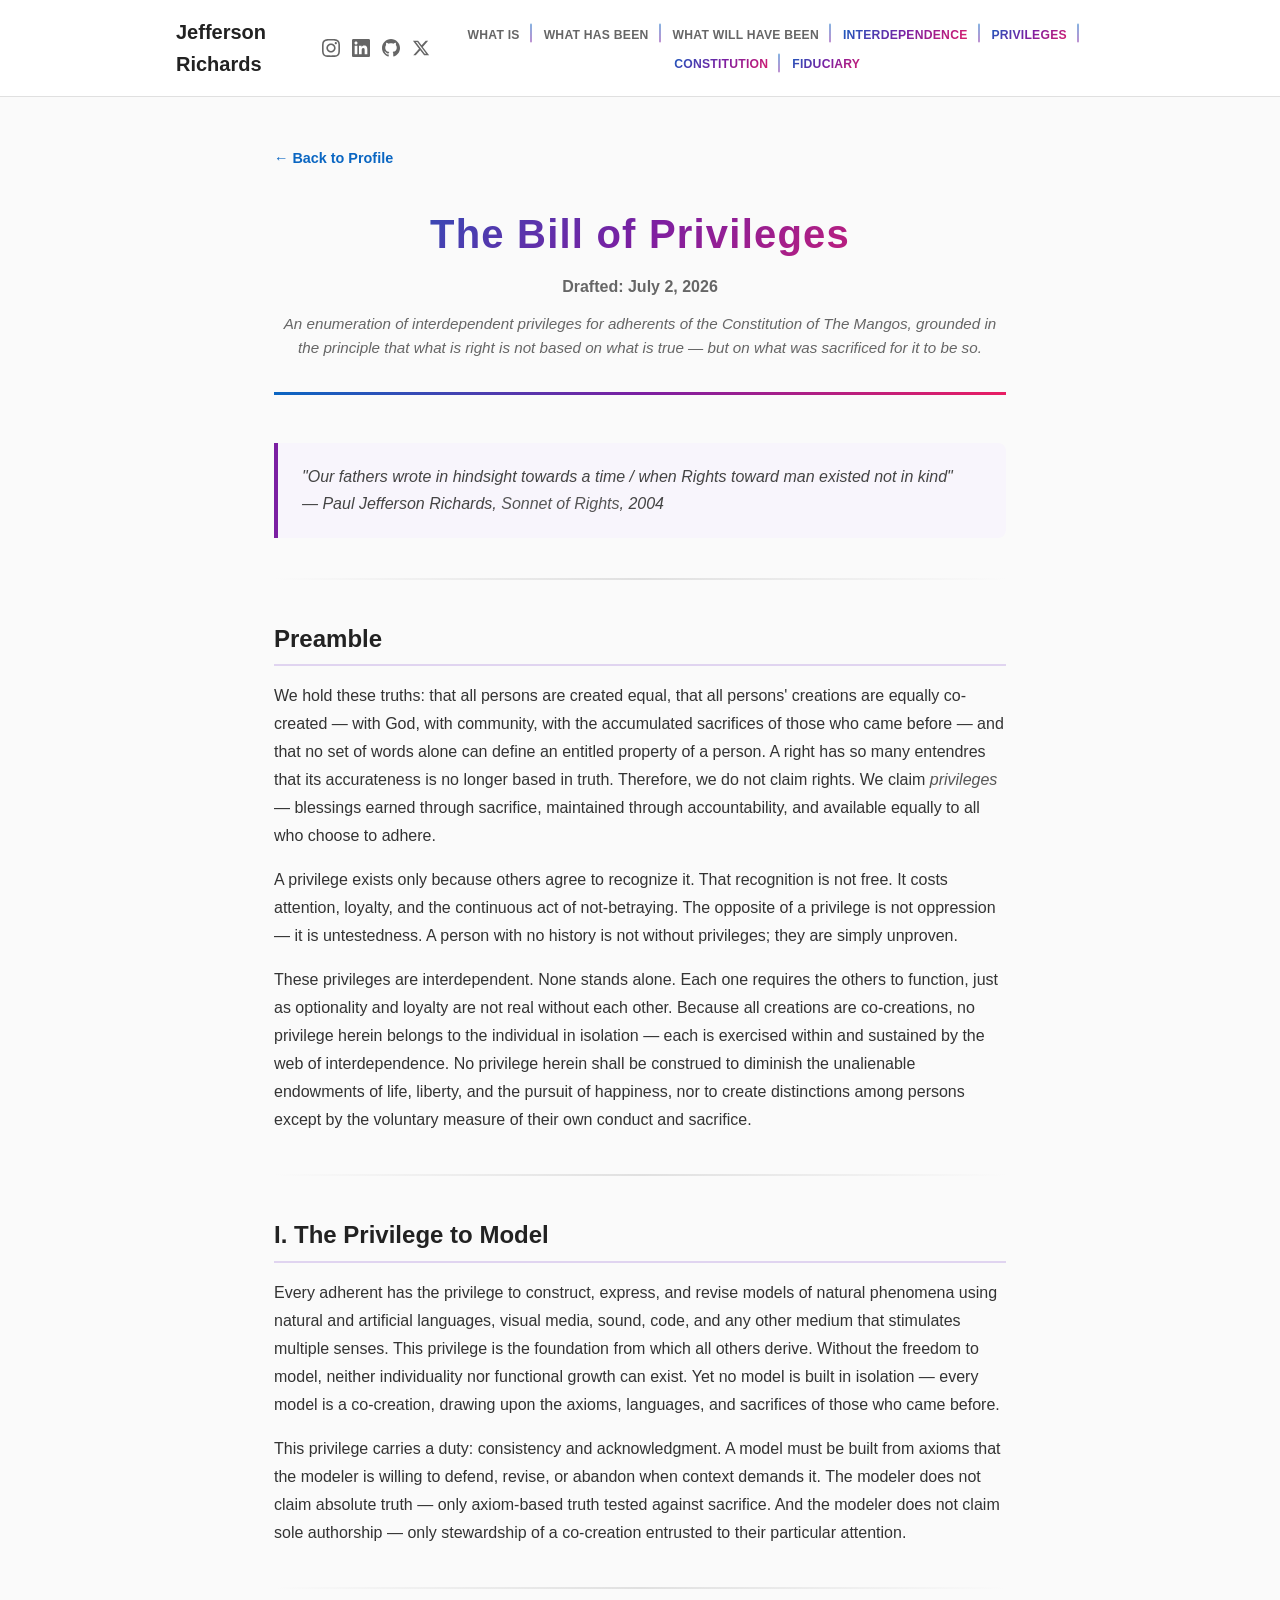
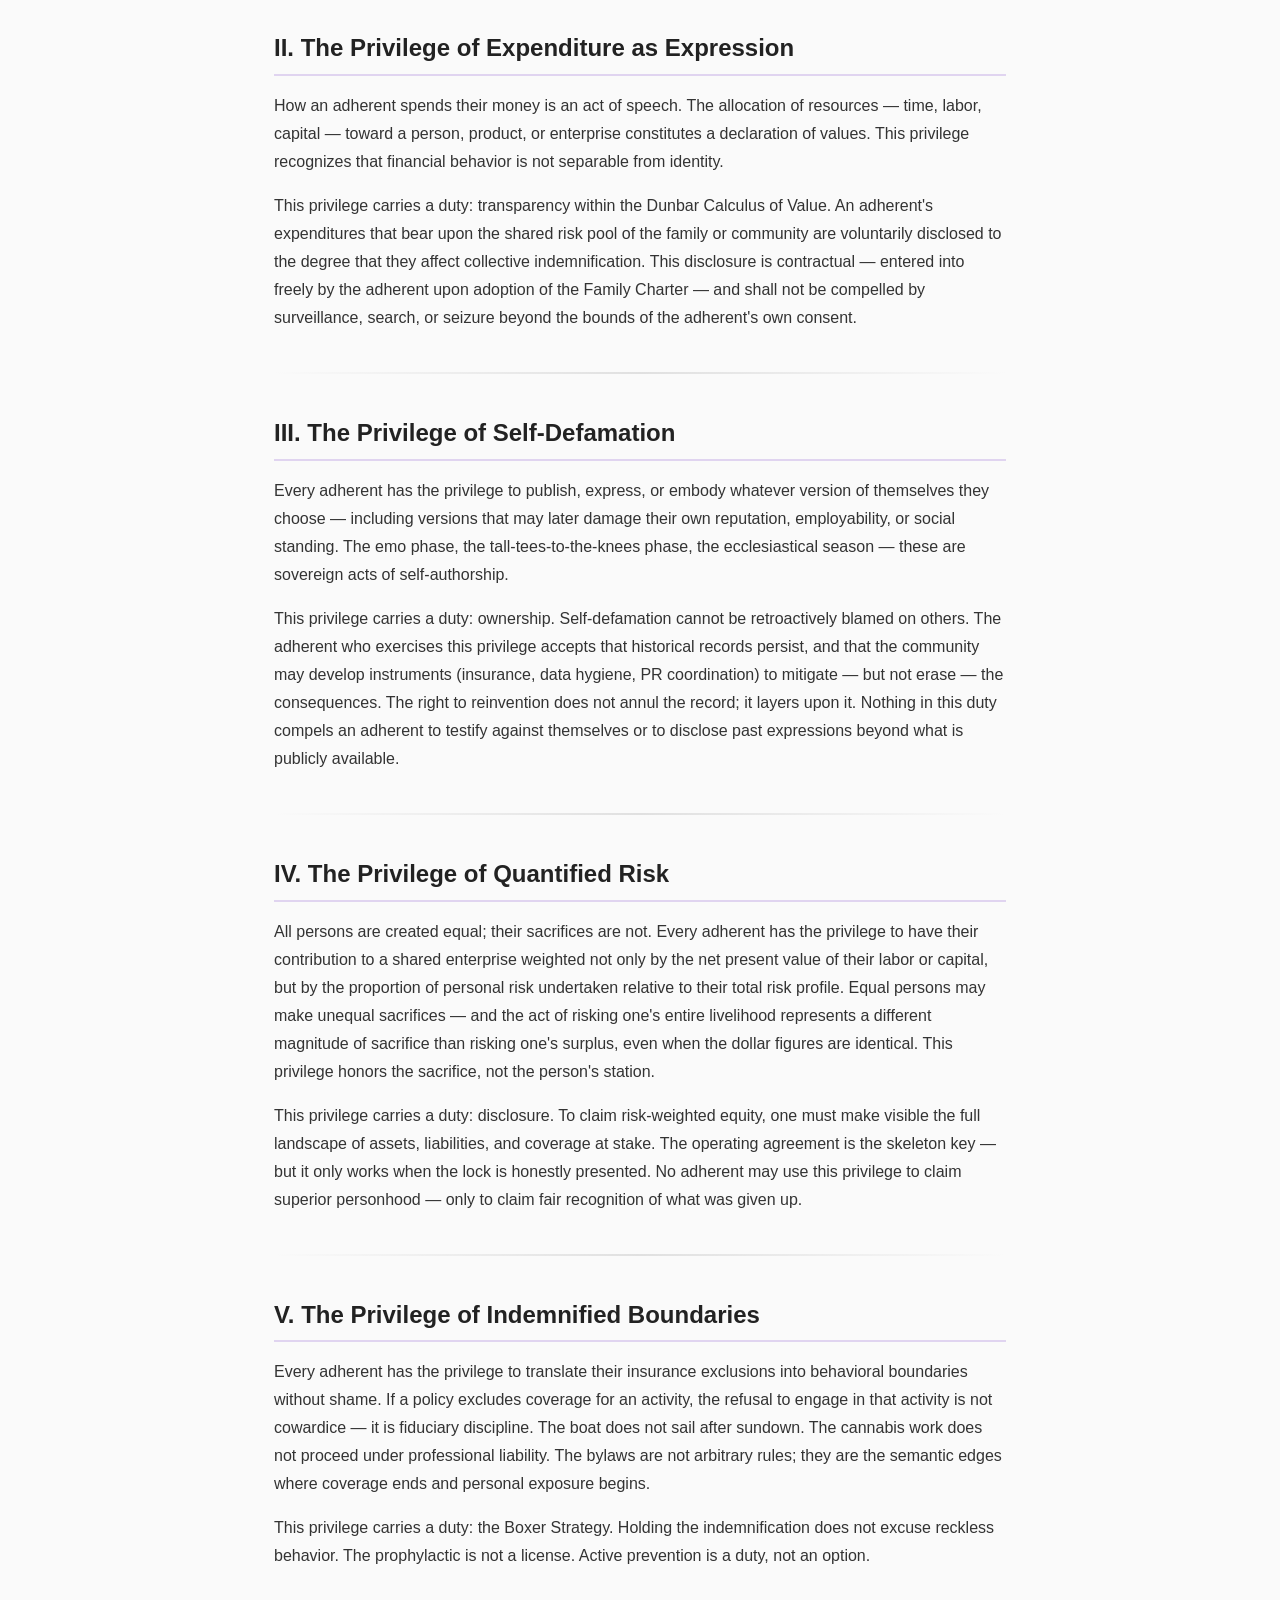
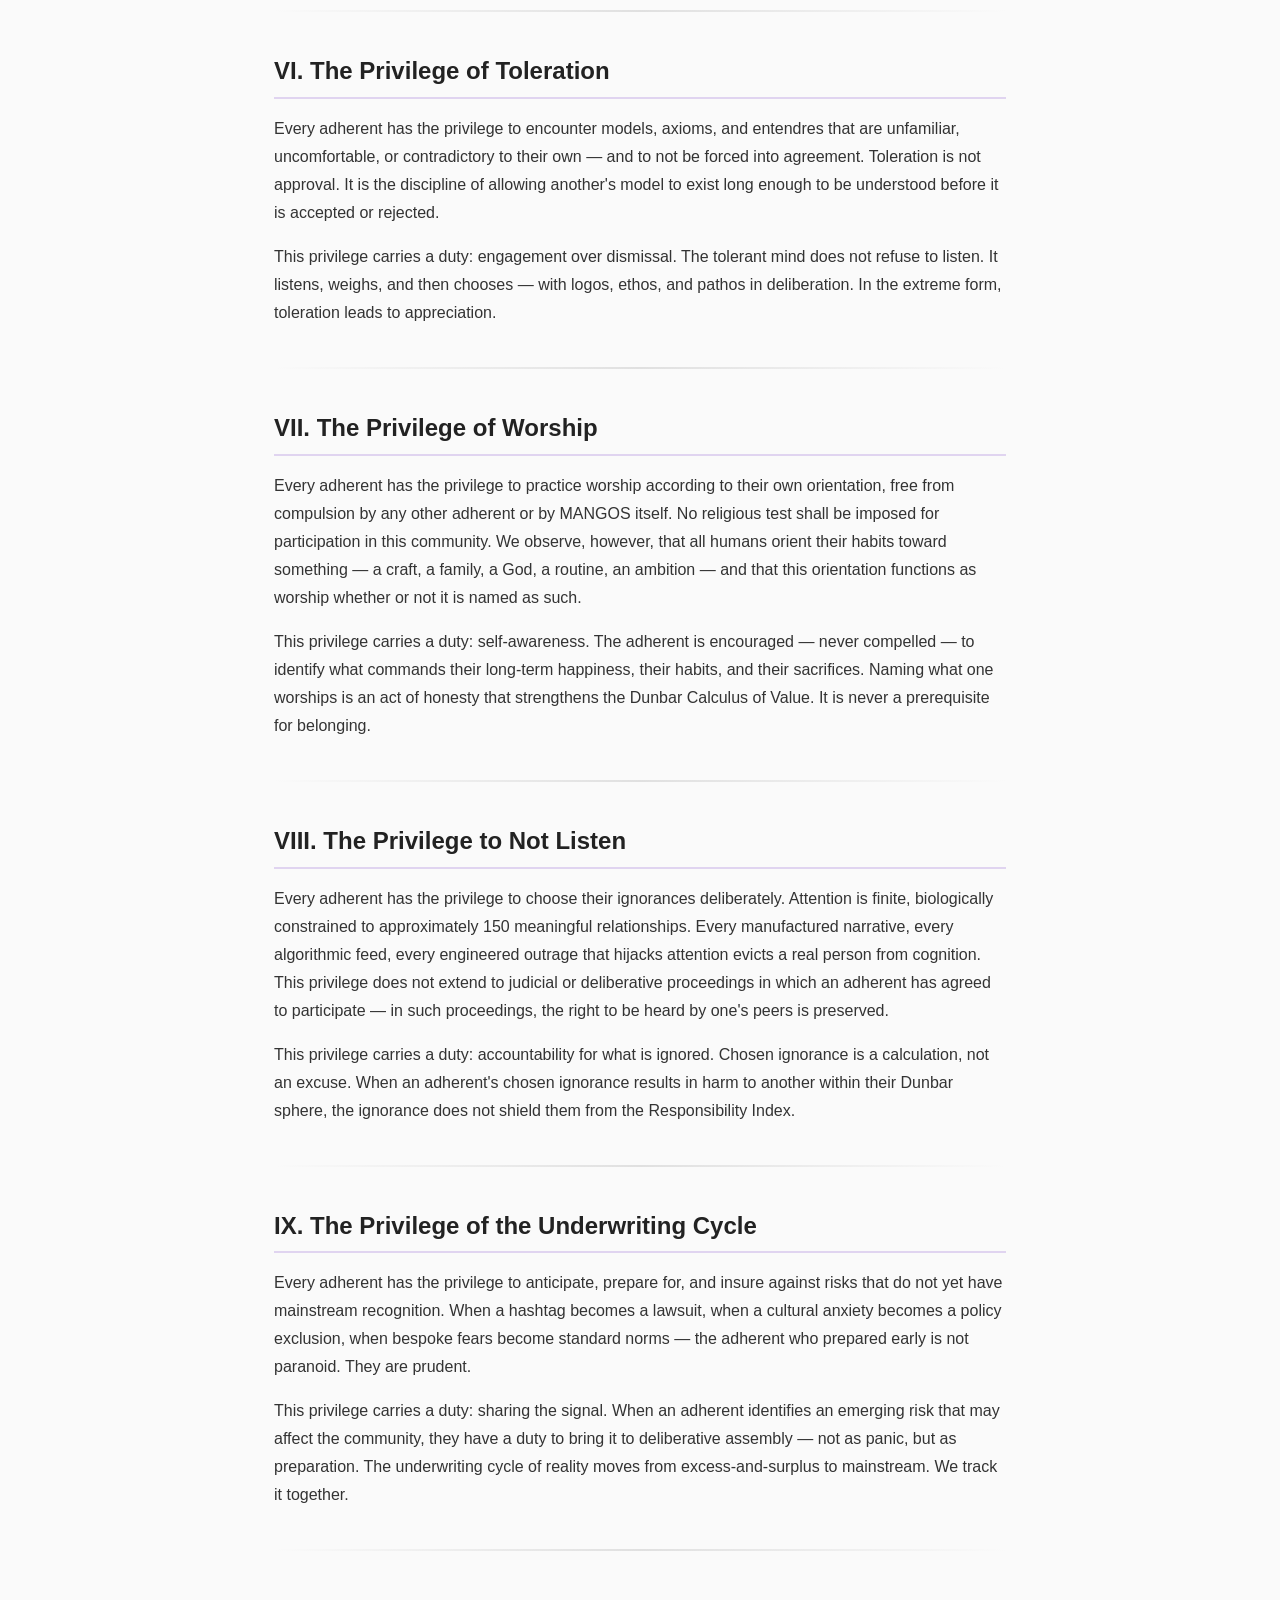
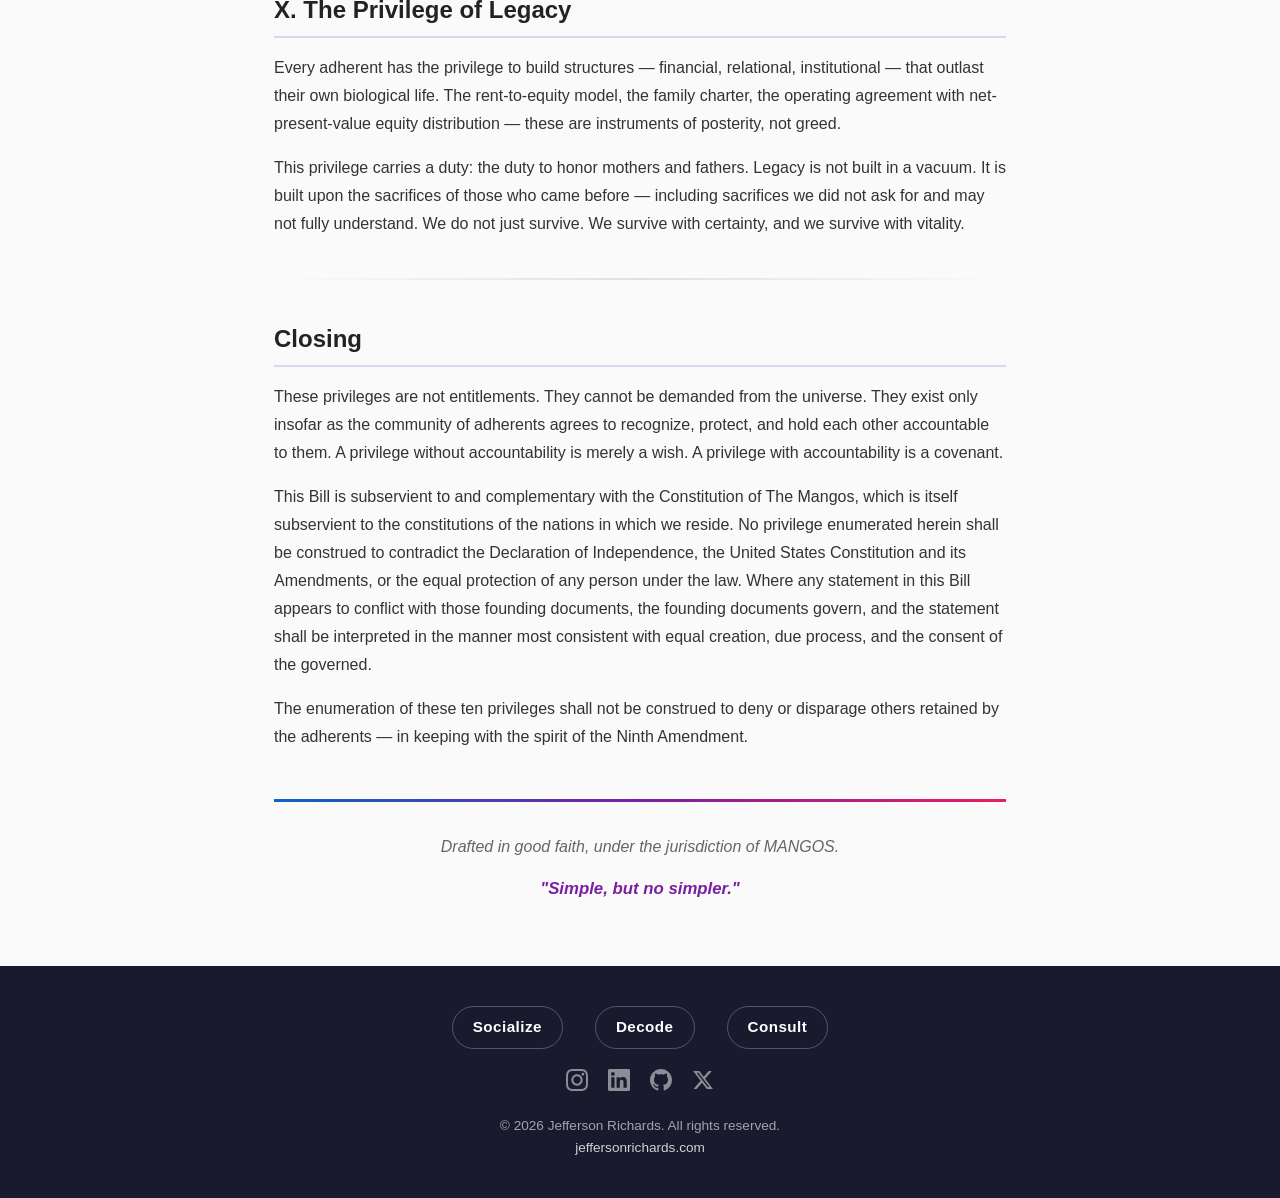
<file: privileges.html>
<!DOCTYPE html>
<html lang="en">
<head>
  <meta charset="UTF-8">
  <meta name="viewport" content="width=device-width, initial-scale=1.0">
  <title>The Bill of Privileges — Jefferson Richards</title>
  <meta name="description" content="The Bill of Privileges — An enumeration of interdependent privileges for adherents of the Constitution of The Mangos.">

  <!-- Favicon & Apple Touch Icon -->
  <link rel="icon" type="image/jpeg" href="assets/profile-photo.jpg">
  <link rel="apple-touch-icon" href="assets/profile-photo.jpg">

  <!-- Open Graph -->
  <meta property="og:type" content="article">
  <meta property="og:url" content="https://jeffersonrichards.com/privileges.html">
  <meta property="og:title" content="The Bill of Privileges — Jefferson Richards">
  <meta property="og:description" content="An enumeration of interdependent privileges for adherents of the Constitution of The Mangos.">
  <meta property="og:image" content="https://jeffersonrichards.com/assets/profile-photo.jpg">
  <meta property="og:site_name" content="Jefferson Richards">

  <!-- Twitter Card -->
  <meta name="twitter:card" content="summary">
  <meta name="twitter:title" content="The Bill of Privileges — Jefferson Richards">
  <meta name="twitter:description" content="An enumeration of interdependent privileges for adherents of the Constitution of The Mangos.">

  <meta name="theme-color" content="#0a66c2">
  <link rel="stylesheet" href="style.css">
  <style>
    .constitution-page {
      max-width: 780px;
      margin: 0 auto;
      padding: 3rem 1.5rem 4rem;
    }

    .constitution-header {
      text-align: center;
      margin-bottom: 3rem;
      padding-bottom: 2rem;
      border-bottom: 3px solid transparent;
      border-image: linear-gradient(90deg, #0a66c2, #7b1fa2, #e91e63) 1;
    }

    .constitution-header h1 {
      font-size: 2.5rem;
      font-weight: 900;
      letter-spacing: 0.03em;
      background: linear-gradient(135deg, #0a66c2 0%, #7b1fa2 50%, #e91e63 100%);
      -webkit-background-clip: text;
      -webkit-text-fill-color: transparent;
      background-clip: text;
      margin-bottom: 0.5rem;
    }

    .constitution-header .ratified {
      font-size: 1rem;
      font-weight: 600;
      color: var(--color-muted);
    }

    .constitution-header .subtitle {
      font-size: 0.95rem;
      color: var(--color-muted);
      font-style: italic;
      margin-top: 0.75rem;
      line-height: 1.6;
    }

    .constitution-body blockquote {
      border-left: 4px solid #7b1fa2;
      padding: 1.25rem 1.5rem;
      margin: 2rem 0;
      background: #f8f5fc;
      border-radius: 0 8px 8px 0;
      font-style: italic;
      color: #444;
      line-height: 1.7;
    }

    .constitution-body hr {
      border: none;
      height: 2px;
      background: linear-gradient(90deg, transparent, #e0e0e0, transparent);
      margin: 2.5rem 0;
    }

    .constitution-body h2 {
      font-size: 1.5rem;
      font-weight: 800;
      color: var(--color-text);
      margin-top: 2.5rem;
      margin-bottom: 1rem;
      padding-bottom: 0.4rem;
      border-bottom: 2px solid #e0d4f0;
    }

    .constitution-body p {
      margin-bottom: 1rem;
      line-height: 1.75;
      color: #333;
    }

    .constitution-body strong {
      color: var(--color-text);
    }

    .constitution-body em {
      color: #555;
    }

    .constitution-body ul,
    .constitution-body ol {
      margin: 1rem 0 1rem 1.5rem;
      line-height: 1.75;
      color: #333;
    }

    .constitution-body li {
      margin-bottom: 0.5rem;
    }

    .constitution-signoff {
      margin-top: 3rem;
      padding-top: 2rem;
      border-top: 3px solid transparent;
      border-image: linear-gradient(90deg, #0a66c2, #7b1fa2, #e91e63) 1;
      text-align: center;
      font-style: italic;
      color: var(--color-muted);
    }

    .constitution-signoff .epigraph {
      margin-top: 1rem;
      font-size: 1.05rem;
      color: #7b1fa2;
      font-weight: 600;
    }

    .back-link {
      display: inline-flex;
      align-items: center;
      gap: 0.4rem;
      margin-bottom: 2rem;
      font-size: 0.9rem;
      font-weight: 600;
      color: var(--color-accent);
      text-decoration: none;
      transition: opacity 0.2s;
    }

    .back-link:hover {
      opacity: 0.7;
    }

    @media (max-width: 600px) {
      .constitution-page {
        padding: 2rem 1rem 3rem;
      }
      .constitution-header h1 {
        font-size: 1.75rem;
      }
    }
  </style>
</head>
<body>
  <header>
    <nav>
      <a href="/" class="logo">Jefferson Richards</a>
      <div class="nav-social">
        <a href="https://instagram.com/jefferson.cloud" target="_blank" rel="noopener" aria-label="Instagram">
          <svg fill="currentColor" width="18" height="18" viewBox="0 0 24 24" xmlns="http://www.w3.org/2000/svg"><path d="M12 2.163c3.204 0 3.584.012 4.85.07 3.252.148 4.771 1.691 4.919 4.919.058 1.265.069 1.645.069 4.849 0 3.205-.012 3.584-.069 4.849-.149 3.225-1.664 4.771-4.919 4.919-1.266.058-1.644.07-4.85.07-3.204 0-3.584-.012-4.849-.07-3.26-.149-4.771-1.699-4.919-4.92-.058-1.265-.07-1.644-.07-4.849 0-3.204.013-3.583.07-4.849.149-3.227 1.664-4.771 4.919-4.919 1.266-.057 1.645-.069 4.849-.069zm0-2.163c-3.259 0-3.667.014-4.947.072-4.358.2-6.78 2.618-6.98 6.98-.059 1.281-.073 1.689-.073 4.948 0 3.259.014 3.668.072 4.948.2 4.358 2.618 6.78 6.98 6.98 1.281.058 1.689.072 4.948.072 3.259 0 3.668-.014 4.948-.072 4.354-.2 6.782-2.618 6.979-6.98.059-1.28.073-1.689.073-4.948 0-3.259-.014-3.667-.072-4.947-.196-4.354-2.617-6.78-6.979-6.98-1.281-.059-1.69-.073-4.949-.073zm0 5.838c-3.403 0-6.162 2.759-6.162 6.162s2.759 6.163 6.162 6.163 6.162-2.759 6.162-6.163c0-3.403-2.759-6.162-6.162-6.162zm0 10.162c-2.209 0-4-1.79-4-4 0-2.209 1.791-4 4-4s4 1.791 4 4c0 2.21-1.791 4-4 4zm6.406-11.845c-.796 0-1.441.645-1.441 1.44s.645 1.44 1.441 1.44c.795 0 1.439-.645 1.439-1.44s-.644-1.44-1.439-1.44z"/></svg>
        </a>
        <a href="https://www.linkedin.com/in/jefferson-richards/" target="_blank" rel="noopener" aria-label="LinkedIn">
          <svg fill="currentColor" width="18" height="18" viewBox="0 0 24 24" xmlns="http://www.w3.org/2000/svg"><path d="M20.447 20.452h-3.554v-5.569c0-1.328-.027-3.037-1.852-3.037-1.853 0-2.136 1.445-2.136 2.939v5.667H9.351V9h3.414v1.561h.046c.477-.9 1.637-1.85 3.37-1.85 3.601 0 4.267 2.37 4.267 5.455v6.286zM5.337 7.433c-1.144 0-2.063-.926-2.063-2.065 0-1.138.92-2.063 2.063-2.063 1.14 0 2.064.925 2.064 2.063 0 1.139-.925 2.065-2.064 2.065zm1.782 13.019H3.555V9h3.564v11.452zM22.225 0H1.771C.792 0 0 .774 0 1.729v20.542C0 23.227.792 24 1.771 24h20.451C23.2 24 24 23.227 24 22.271V1.729C24 .774 23.2 0 22.222 0h.003z"/></svg>
        </a>
        <a href="https://github.com/jeffy893" target="_blank" rel="noopener" aria-label="GitHub">
          <svg fill="currentColor" width="18" height="18" viewBox="0 0 24 24" xmlns="http://www.w3.org/2000/svg"><path d="M12 0c-6.626 0-12 5.373-12 12 0 5.302 3.438 9.8 8.207 11.387.599.111.793-.261.793-.577v-2.234c-3.338.726-4.033-1.416-4.033-1.416-.546-1.387-1.333-1.756-1.333-1.756-1.089-.745.083-.729.083-.729 1.205.084 1.839 1.237 1.839 1.237 1.07 1.834 2.807 1.304 3.492.997.107-.775.418-1.305.762-1.604-2.665-.305-5.467-1.334-5.467-5.931 0-1.311.469-2.381 1.236-3.221-.124-.303-.535-1.524.117-3.176 0 0 1.008-.322 3.301 1.23.957-.266 1.983-.399 3.003-.404 1.02.005 2.047.138 3.006.404 2.291-1.552 3.297-1.23 3.297-1.23.653 1.653.242 2.874.118 3.176.77.84 1.235 1.911 1.235 3.221 0 4.609-2.807 5.624-5.479 5.921.43.372.823 1.102.823 2.222v3.293c0 .319.192.694.801.576 4.765-1.589 8.199-6.086 8.199-11.386 0-6.627-5.373-12-12-12z"/></svg>
        </a>
        <a href="https://x.com/perrydime" target="_blank" rel="noopener" aria-label="X (Twitter)">
          <svg fill="currentColor" width="18" height="18" viewBox="0 0 24 24" xmlns="http://www.w3.org/2000/svg"><path d="M18.244 2.25h3.308l-7.227 8.26 8.502 11.24H16.17l-5.214-6.817L4.99 21.75H1.68l7.73-8.835L1.254 2.25H8.08l4.713 6.231zm-1.161 17.52h1.833L7.084 4.126H5.117z"/></svg>
        </a>
      </div>
      <ul class="nav-sections">
        <li><a href="index.html#what-is">What Is</a></li>
        <li><a href="index.html#what-has-been">What Has Been</a></li>
        <li><a href="index.html#what-will-have-been">What Will Have Been</a></li>
        <li><a href="interdependence.html" class="nav-constitution">Interdependence</a></li>
        <li><a href="privileges.html" class="nav-constitution">Privileges</a></li>
        <li><a href="constitution.html" class="nav-constitution">Constitution</a></li>
 <li><a href="fiduciary.html" class="nav-constitution">Fiduciary</a></li>
      </ul>
    </nav>
  </header>

  <main class="constitution-page">
    <a href="/" class="back-link">&larr; Back to Profile</a>

    <div class="constitution-header">
      <h1>The Bill of Privileges</h1>
      <p class="ratified">Drafted: July 2, 2026</p>
      <p class="subtitle">An enumeration of interdependent privileges for adherents of the Constitution of The Mangos, grounded in the principle that what is right is not based on what is true — but on what was sacrificed for it to be so.</p>
    </div>

    <div class="constitution-body">
      <blockquote>
        "Our fathers wrote in hindsight towards a time / when Rights toward man existed not in kind"<br>
        — Paul Jefferson Richards, <em>Sonnet of Rights</em>, 2004
      </blockquote>

      <hr>

      <h2>Preamble</h2>
      <p>We hold these truths: that all persons are created equal, that all persons' creations are equally co-created — with God, with community, with the accumulated sacrifices of those who came before — and that no set of words alone can define an entitled property of a person. A right has so many entendres that its accurateness is no longer based in truth. Therefore, we do not claim rights. We claim <em>privileges</em> — blessings earned through sacrifice, maintained through accountability, and available equally to all who choose to adhere.</p>
      <p>A privilege exists only because others agree to recognize it. That recognition is not free. It costs attention, loyalty, and the continuous act of not-betraying. The opposite of a privilege is not oppression — it is untestedness. A person with no history is not without privileges; they are simply unproven.</p>
      <p>These privileges are interdependent. None stands alone. Each one requires the others to function, just as optionality and loyalty are not real without each other. Because all creations are co-creations, no privilege herein belongs to the individual in isolation — each is exercised within and sustained by the web of interdependence. No privilege herein shall be construed to diminish the unalienable endowments of life, liberty, and the pursuit of happiness, nor to create distinctions among persons except by the voluntary measure of their own conduct and sacrifice.</p>

      <hr>

      <h2>I. The Privilege to Model</h2>
      <p>Every adherent has the privilege to construct, express, and revise models of natural phenomena using natural and artificial languages, visual media, sound, code, and any other medium that stimulates multiple senses. This privilege is the foundation from which all others derive. Without the freedom to model, neither individuality nor functional growth can exist. Yet no model is built in isolation — every model is a co-creation, drawing upon the axioms, languages, and sacrifices of those who came before.</p>
      <p>This privilege carries a duty: consistency and acknowledgment. A model must be built from axioms that the modeler is willing to defend, revise, or abandon when context demands it. The modeler does not claim absolute truth — only axiom-based truth tested against sacrifice. And the modeler does not claim sole authorship — only stewardship of a co-creation entrusted to their particular attention.</p>

      <hr>

      <h2>II. The Privilege of Expenditure as Expression</h2>
      <p>How an adherent spends their money is an act of speech. The allocation of resources — time, labor, capital — toward a person, product, or enterprise constitutes a declaration of values. This privilege recognizes that financial behavior is not separable from identity.</p>
      <p>This privilege carries a duty: transparency within the Dunbar Calculus of Value. An adherent's expenditures that bear upon the shared risk pool of the family or community are voluntarily disclosed to the degree that they affect collective indemnification. This disclosure is contractual — entered into freely by the adherent upon adoption of the Family Charter — and shall not be compelled by surveillance, search, or seizure beyond the bounds of the adherent's own consent.</p>

      <hr>

      <h2>III. The Privilege of Self-Defamation</h2>
      <p>Every adherent has the privilege to publish, express, or embody whatever version of themselves they choose — including versions that may later damage their own reputation, employability, or social standing. The emo phase, the tall-tees-to-the-knees phase, the ecclesiastical season — these are sovereign acts of self-authorship.</p>
      <p>This privilege carries a duty: ownership. Self-defamation cannot be retroactively blamed on others. The adherent who exercises this privilege accepts that historical records persist, and that the community may develop instruments (insurance, data hygiene, PR coordination) to mitigate — but not erase — the consequences. The right to reinvention does not annul the record; it layers upon it. Nothing in this duty compels an adherent to testify against themselves or to disclose past expressions beyond what is publicly available.</p>

      <hr>

      <h2>IV. The Privilege of Quantified Risk</h2>
      <p>All persons are created equal; their sacrifices are not. Every adherent has the privilege to have their contribution to a shared enterprise weighted not only by the net present value of their labor or capital, but by the proportion of personal risk undertaken relative to their total risk profile. Equal persons may make unequal sacrifices — and the act of risking one's entire livelihood represents a different magnitude of sacrifice than risking one's surplus, even when the dollar figures are identical. This privilege honors the sacrifice, not the person's station.</p>
      <p>This privilege carries a duty: disclosure. To claim risk-weighted equity, one must make visible the full landscape of assets, liabilities, and coverage at stake. The operating agreement is the skeleton key — but it only works when the lock is honestly presented. No adherent may use this privilege to claim superior personhood — only to claim fair recognition of what was given up.</p>

      <hr>

      <h2>V. The Privilege of Indemnified Boundaries</h2>
      <p>Every adherent has the privilege to translate their insurance exclusions into behavioral boundaries without shame. If a policy excludes coverage for an activity, the refusal to engage in that activity is not cowardice — it is fiduciary discipline. The boat does not sail after sundown. The cannabis work does not proceed under professional liability. The bylaws are not arbitrary rules; they are the semantic edges where coverage ends and personal exposure begins.</p>
      <p>This privilege carries a duty: the Boxer Strategy. Holding the indemnification does not excuse reckless behavior. The prophylactic is not a license. Active prevention is a duty, not an option.</p>

      <hr>

      <h2>VI. The Privilege of Toleration</h2>
      <p>Every adherent has the privilege to encounter models, axioms, and entendres that are unfamiliar, uncomfortable, or contradictory to their own — and to not be forced into agreement. Toleration is not approval. It is the discipline of allowing another's model to exist long enough to be understood before it is accepted or rejected.</p>
      <p>This privilege carries a duty: engagement over dismissal. The tolerant mind does not refuse to listen. It listens, weighs, and then chooses — with logos, ethos, and pathos in deliberation. In the extreme form, toleration leads to appreciation.</p>

      <hr>

      <h2>VII. The Privilege of Worship</h2>
      <p>Every adherent has the privilege to practice worship according to their own orientation, free from compulsion by any other adherent or by MANGOS itself. No religious test shall be imposed for participation in this community. We observe, however, that all humans orient their habits toward something — a craft, a family, a God, a routine, an ambition — and that this orientation functions as worship whether or not it is named as such.</p>
      <p>This privilege carries a duty: self-awareness. The adherent is encouraged — never compelled — to identify what commands their long-term happiness, their habits, and their sacrifices. Naming what one worships is an act of honesty that strengthens the Dunbar Calculus of Value. It is never a prerequisite for belonging.</p>

      <hr>

      <h2>VIII. The Privilege to Not Listen</h2>
      <p>Every adherent has the privilege to choose their ignorances deliberately. Attention is finite, biologically constrained to approximately 150 meaningful relationships. Every manufactured narrative, every algorithmic feed, every engineered outrage that hijacks attention evicts a real person from cognition. This privilege does not extend to judicial or deliberative proceedings in which an adherent has agreed to participate — in such proceedings, the right to be heard by one's peers is preserved.</p>
      <p>This privilege carries a duty: accountability for what is ignored. Chosen ignorance is a calculation, not an excuse. When an adherent's chosen ignorance results in harm to another within their Dunbar sphere, the ignorance does not shield them from the Responsibility Index.</p>

      <hr>

      <h2>IX. The Privilege of the Underwriting Cycle</h2>
      <p>Every adherent has the privilege to anticipate, prepare for, and insure against risks that do not yet have mainstream recognition. When a hashtag becomes a lawsuit, when a cultural anxiety becomes a policy exclusion, when bespoke fears become standard norms — the adherent who prepared early is not paranoid. They are prudent.</p>
      <p>This privilege carries a duty: sharing the signal. When an adherent identifies an emerging risk that may affect the community, they have a duty to bring it to deliberative assembly — not as panic, but as preparation. The underwriting cycle of reality moves from excess-and-surplus to mainstream. We track it together.</p>

      <hr>

      <h2>X. The Privilege of Legacy</h2>
      <p>Every adherent has the privilege to build structures — financial, relational, institutional — that outlast their own biological life. The rent-to-equity model, the family charter, the operating agreement with net-present-value equity distribution — these are instruments of posterity, not greed.</p>
      <p>This privilege carries a duty: the duty to honor mothers and fathers. Legacy is not built in a vacuum. It is built upon the sacrifices of those who came before — including sacrifices we did not ask for and may not fully understand. We do not just survive. We survive with certainty, and we survive with vitality.</p>

      <hr>

      <h2>Closing</h2>
      <p>These privileges are not entitlements. They cannot be demanded from the universe. They exist only insofar as the community of adherents agrees to recognize, protect, and hold each other accountable to them. A privilege without accountability is merely a wish. A privilege with accountability is a covenant.</p>
      <p>This Bill is subservient to and complementary with the Constitution of The Mangos, which is itself subservient to the constitutions of the nations in which we reside. No privilege enumerated herein shall be construed to contradict the Declaration of Independence, the United States Constitution and its Amendments, or the equal protection of any person under the law. Where any statement in this Bill appears to conflict with those founding documents, the founding documents govern, and the statement shall be interpreted in the manner most consistent with equal creation, due process, and the consent of the governed.</p>
      <p>The enumeration of these ten privileges shall not be construed to deny or disparage others retained by the adherents — in keeping with the spirit of the Ninth Amendment.</p>
    </div>

    <div class="constitution-signoff">
      <p>Drafted in good faith, under the jurisdiction of MANGOS.</p>
      <p class="epigraph">"Simple, but no simpler."</p>
    </div>
  </main>

  <footer>
    <div class="footer-connect">
      <div class="footer-links-row">
        <a href="https://jefferson.cloud" target="_blank" rel="noopener">Socialize</a>
        <a href="https://richards.systems" target="_blank" rel="noopener">Decode</a>
        <a href="https://richards.plus" target="_blank" rel="noopener">Consult</a>
      </div>
      <div class="footer-social">
        <a href="https://instagram.com/jefferson.cloud" target="_blank" rel="noopener" aria-label="Instagram">
          <svg fill="currentColor" width="22" height="22" viewBox="0 0 24 24" xmlns="http://www.w3.org/2000/svg"><path d="M12 2.163c3.204 0 3.584.012 4.85.07 3.252.148 4.771 1.691 4.919 4.919.058 1.265.069 1.645.069 4.849 0 3.205-.012 3.584-.069 4.849-.149 3.225-1.664 4.771-4.919 4.919-1.266.058-1.644.07-4.85.07-3.204 0-3.584-.012-4.849-.07-3.26-.149-4.771-1.699-4.919-4.92-.058-1.265-.07-1.644-.07-4.849 0-3.204.013-3.583.07-4.849.149-3.227 1.664-4.771 4.919-4.919 1.266-.057 1.645-.069 4.849-.069zm0-2.163c-3.259 0-3.667.014-4.947.072-4.358.2-6.78 2.618-6.98 6.98-.059 1.281-.073 1.689-.073 4.948 0 3.259.014 3.668.072 4.948.2 4.358 2.618 6.78 6.98 6.98 1.281.058 1.689.072 4.948.072 3.259 0 3.668-.014 4.948-.072 4.354-.2 6.782-2.618 6.979-6.98.059-1.28.073-1.689.073-4.948 0-3.259-.014-3.667-.072-4.947-.196-4.354-2.617-6.78-6.979-6.98-1.281-.059-1.69-.073-4.949-.073zm0 5.838c-3.403 0-6.162 2.759-6.162 6.162s2.759 6.163 6.162 6.163 6.162-2.759 6.162-6.163c0-3.403-2.759-6.162-6.162-6.162zm0 10.162c-2.209 0-4-1.79-4-4 0-2.209 1.791-4 4-4s4 1.791 4 4c0 2.21-1.791 4-4 4zm6.406-11.845c-.796 0-1.441.645-1.441 1.44s.645 1.44 1.441 1.44c.795 0 1.439-.645 1.439-1.44s-.644-1.44-1.439-1.44z"/></svg>
        </a>
        <a href="https://www.linkedin.com/in/jefferson-richards/" target="_blank" rel="noopener" aria-label="LinkedIn">
          <svg fill="currentColor" width="22" height="22" viewBox="0 0 24 24" xmlns="http://www.w3.org/2000/svg"><path d="M20.447 20.452h-3.554v-5.569c0-1.328-.027-3.037-1.852-3.037-1.853 0-2.136 1.445-2.136 2.939v5.667H9.351V9h3.414v1.561h.046c.477-.9 1.637-1.85 3.37-1.85 3.601 0 4.267 2.37 4.267 5.455v6.286zM5.337 7.433c-1.144 0-2.063-.926-2.063-2.065 0-1.138.92-2.063 2.063-2.063 1.14 0 2.064.925 2.064 2.063 0 1.139-.925 2.065-2.064 2.065zm1.782 13.019H3.555V9h3.564v11.452zM22.225 0H1.771C.792 0 0 .774 0 1.729v20.542C0 23.227.792 24 1.771 24h20.451C23.2 24 24 23.227 24 22.271V1.729C24 .774 23.2 0 22.222 0h.003z"/></svg>
        </a>
        <a href="https://github.com/jeffy893" target="_blank" rel="noopener" aria-label="GitHub">
          <svg fill="currentColor" width="22" height="22" viewBox="0 0 24 24" xmlns="http://www.w3.org/2000/svg"><path d="M12 0c-6.626 0-12 5.373-12 12 0 5.302 3.438 9.8 8.207 11.387.599.111.793-.261.793-.577v-2.234c-3.338.726-4.033-1.416-4.033-1.416-.546-1.387-1.333-1.756-1.333-1.756-1.089-.745.083-.729.083-.729 1.205.084 1.839 1.237 1.839 1.237 1.07 1.834 2.807 1.304 3.492.997.107-.775.418-1.305.762-1.604-2.665-.305-5.467-1.334-5.467-5.931 0-1.311.469-2.381 1.236-3.221-.124-.303-.535-1.524.117-3.176 0 0 1.008-.322 3.301 1.23.957-.266 1.983-.399 3.003-.404 1.02.005 2.047.138 3.006.404 2.291-1.552 3.297-1.23 3.297-1.23.653 1.653.242 2.874.118 3.176.77.84 1.235 1.911 1.235 3.221 0 4.609-2.807 5.624-5.479 5.921.43.372.823 1.102.823 2.222v3.293c0 .319.192.694.801.576 4.765-1.589 8.199-6.086 8.199-11.386 0-6.627-5.373-12-12-12z"/></svg>
        </a>
        <a href="https://x.com/perrydime" target="_blank" rel="noopener" aria-label="X (Twitter)">
          <svg fill="currentColor" width="22" height="22" viewBox="0 0 24 24" xmlns="http://www.w3.org/2000/svg"><path d="M18.244 2.25h3.308l-7.227 8.26 8.502 11.24H16.17l-5.214-6.817L4.99 21.75H1.68l7.73-8.835L1.254 2.25H8.08l4.713 6.231zm-1.161 17.52h1.833L7.084 4.126H5.117z"/></svg>
        </a>
      </div>
    </div>
    <p>&copy; 2026 Jefferson Richards. All rights reserved.</p>
    <p><a href="https://jeffersonrichards.com">jeffersonrichards.com</a></p>
  </footer>
</body>
</html>
</file>
<file: style.css>
/* Reset & base */
*, *::before, *::after {
  margin: 0;
  padding: 0;
  box-sizing: border-box;
}

:root {
  --color-bg: #fafafa;
  --color-text: #222;
  --color-accent: #0a66c2;
  --color-muted: #666;
  --max-width: 960px;
}

body {
  font-family: -apple-system, BlinkMacSystemFont, "Segoe UI", Roboto, Helvetica, Arial, sans-serif;
  color: var(--color-text);
  background: var(--color-bg);
  line-height: 1.6;
}

/* Nav */
header {
  background: #fff;
  border-bottom: 1px solid #e0e0e0;
  position: sticky;
  top: 0;
  z-index: 10;
}

nav {
  max-width: var(--max-width);
  margin: 0 auto;
  padding: 1rem;
  display: flex;
  align-items: center;
  justify-content: space-between;
}

nav .logo {
  font-weight: 700;
  font-size: 1.25rem;
  text-decoration: none;
  color: var(--color-text);
}

.nav-social {
  display: flex;
  align-items: center;
  gap: 0.75rem;
}

.nav-social a {
  color: var(--color-muted);
  display: flex;
  align-items: center;
  transition: color 0.2s;
}

.nav-social a:hover,
.nav-social a:focus {
  color: var(--color-accent);
}

nav ul,
nav .nav-sections {
  list-style: none;
  display: flex;
  flex-wrap: wrap;
  justify-content: center;
  gap: 0.25rem 0;
  align-items: center;
}

nav .nav-sections li {
  position: relative;
  padding: 0 0.45rem;
}

nav .nav-sections li:not(:last-child)::after {
  content: '';
  position: absolute;
  right: 0;
  top: 50%;
  transform: translateY(-50%);
  width: 2px;
  height: 1.2em;
  background: linear-gradient(180deg, #0a66c2, #7b1fa2);
  border-radius: 1px;
  opacity: 0.5;
}

nav .nav-sections li a {
  font-weight: 600;
  font-size: 0.76rem;
  letter-spacing: 0.02em;
  text-transform: uppercase;
  padding: 0.35rem 0.3rem;
  border-radius: 6px;
  transition: color 0.2s, background 0.2s;
}

nav .nav-sections li a:hover,
nav .nav-sections li a:focus {
  background: rgba(10, 102, 194, 0.08);
}

nav .nav-sections li .nav-constitution {
  background: linear-gradient(135deg, #0a66c2 0%, #7b1fa2 50%, #e91e63 100%);
  -webkit-background-clip: text;
  -webkit-text-fill-color: transparent;
  background-clip: text;
  font-weight: 800;
}

nav .nav-sections li .nav-story {
  background: linear-gradient(135deg, #b8860b 0%, #d9731a 50%, #b4441c 100%);
  -webkit-background-clip: text;
  -webkit-text-fill-color: transparent;
  background-clip: text;
  font-weight: 800;
}
nav .nav-sections li .nav-story:hover,
nav .nav-sections li .nav-story:focus {
  background: linear-gradient(135deg, #b8860b 0%, #d9731a 50%, #b4441c 100%);
  -webkit-background-clip: text;
  -webkit-text-fill-color: transparent;
  background-clip: text;
  opacity: 0.8;
}
nav .nav-sections li .nav-constitution:hover,
nav .nav-sections li .nav-constitution:focus {
  background: linear-gradient(135deg, #0a66c2 0%, #7b1fa2 50%, #e91e63 100%);
  -webkit-background-clip: text;
  -webkit-text-fill-color: transparent;
  background-clip: text;
  opacity: 0.8;
}

nav a {
  text-decoration: none;
  color: var(--color-muted);
  transition: color 0.2s;
}

nav a:hover,
nav a:focus {
  color: var(--color-accent);
}

/* Sections */
.section {
  max-width: var(--max-width);
  margin: 0 auto;
  padding: 3rem 1rem;
  scroll-margin-top: 6rem;
}

/* Full-width sections also need scroll offset */
.experience-section,
.volunteering-section {
  scroll-margin-top: 6rem;
}

/* Hero */
.hero {
  background: linear-gradient(135deg, #0a66c2 0%, #004182 100%);
  padding: 4rem 1rem;
}

.hero-card {
  max-width: var(--max-width);
  margin: 0 auto;
  display: flex;
  align-items: center;
  gap: 2.5rem;
  background: rgba(255, 255, 255, 0.07);
  backdrop-filter: blur(12px);
  border: 1px solid rgba(255, 255, 255, 0.15);
  border-radius: 16px;
  padding: 2.5rem;
}

.hero-photo img {
  width: 180px;
  height: 180px;
  border-radius: 50%;
  object-fit: cover;
  border: 4px solid rgba(255, 255, 255, 0.3);
  box-shadow: 0 8px 32px rgba(0, 0, 0, 0.25);
}

.hero-info h1 {
  color: #fff;
  font-size: 2.25rem;
  margin-bottom: 0.25rem;
  letter-spacing: -0.02em;
}

.hero-headline {
  color: rgba(255, 255, 255, 0.8);
  font-size: 1.15rem;
  font-weight: 500;
  margin-bottom: 1rem;
}

.hero-summary {
  color: rgba(255, 255, 255, 0.75);
  font-size: 0.95rem;
  line-height: 1.7;
  margin-bottom: 1.25rem;
}

.hero-links {
  display: flex;
  gap: 0.75rem;
  flex-wrap: wrap;
}

.hero-links a {
  display: inline-block;
  padding: 0.5rem 1.1rem;
  border: 1px solid rgba(255, 255, 255, 0.35);
  border-radius: 999px;
  color: #fff;
  text-decoration: none;
  font-size: 0.85rem;
  transition: background 0.2s, border-color 0.2s;
}

.hero-links a:hover,
.hero-links a:focus {
  background: rgba(255, 255, 255, 0.15);
  border-color: rgba(255, 255, 255, 0.6);
}

@media (max-width: 600px) {
  .hero-card {
    flex-direction: column;
    text-align: center;
    padding: 2rem 1.5rem;
  }
  .hero-links {
    justify-content: center;
  }
  .hero-info h1 {
    font-size: 1.75rem;
  }
}

h1, h2 {
  margin-bottom: 1rem;
}

h1 { font-size: 2rem; }
h2 { font-size: 1.5rem; }

/* Cards (experience / education items) */
.card {
  background: #fff;
  border: 1px solid #e0e0e0;
  border-radius: 8px;
  padding: 1.25rem;
  margin-bottom: 1rem;
}

/* Projects */
.projects-grid {
  display: grid;
  grid-template-columns: repeat(auto-fill, minmax(300px, 1fr));
  gap: 1.25rem;
}

.project-card {
  background: #fff;
  border: 1px solid #e0e0e0;
  border-radius: 12px;
  padding: 1.5rem;
  display: flex;
  flex-direction: column;
  transition: box-shadow 0.2s, transform 0.2s;
}

.project-card:hover {
  box-shadow: 0 6px 24px rgba(0, 0, 0, 0.08);
  transform: translateY(-2px);
}

.project-dates {
  font-size: 0.8rem;
  color: var(--color-muted);
  margin-bottom: 0.5rem;
  text-transform: uppercase;
  letter-spacing: 0.04em;
}

.project-card h3 {
  font-size: 1.15rem;
  margin-bottom: 0.5rem;
}

.project-card p {
  font-size: 0.9rem;
  color: var(--color-muted);
  flex: 1;
  margin-bottom: 1rem;
}

.project-link {
  display: inline-block;
  padding: 0.5rem 1.1rem;
  background: var(--color-accent);
  color: #fff;
  text-decoration: none;
  border-radius: 8px;
  font-size: 0.85rem;
  font-weight: 600;
  align-self: flex-start;
  transition: background 0.2s;
}

.project-link:hover,
.project-link:focus {
  background: #004182;
}

.card h3 {
  margin-bottom: 0.25rem;
}

.card .meta {
  color: var(--color-muted);
  font-size: 0.9rem;
  margin-bottom: 0.5rem;
}

/* Education & Organizations */
.edu-subheading {
  font-size: 1.2rem;
  color: var(--color-text);
  margin: 2rem 0 1rem;
  padding-bottom: 0.4rem;
  border-bottom: 2px solid #e0e0e0;
}

.edu-subheading:first-of-type {
  margin-top: 0;
}

.edu-list {
  display: flex;
  flex-direction: column;
  gap: 1rem;
}

.edu-card {
  display: flex;
  gap: 1.25rem;
  background: #fff;
  border: 1px solid #e0e0e0;
  border-radius: 10px;
  padding: 1.5rem;
  transition: box-shadow 0.2s;
}

.edu-card:hover {
  box-shadow: 0 4px 16px rgba(0, 0, 0, 0.06);
}

.edu-icon {
  font-size: 1.75rem;
  flex-shrink: 0;
  line-height: 1;
  padding-top: 0.15rem;
}

.edu-body h4 {
  font-size: 1.1rem;
  margin-bottom: 0.2rem;
}

.edu-degree {
  display: inline-block;
  font-size: 0.9rem;
  color: var(--color-accent);
  font-weight: 600;
  margin-right: 0.75rem;
}

.edu-dates {
  font-size: 0.85rem;
  color: var(--color-muted);
}

.edu-activities {
  font-size: 0.8rem;
  color: var(--color-muted);
  margin: 0.4rem 0;
  font-style: italic;
}

.edu-body p:last-child {
  font-size: 0.9rem;
  color: #444;
  margin-top: 0.4rem;
  line-height: 1.6;
}

.org-grid {
  display: grid;
  grid-template-columns: repeat(auto-fill, minmax(280px, 1fr));
  gap: 1rem;
}

.org-card {
  background: #fff;
  border: 1px solid #e0e0e0;
  border-radius: 10px;
  padding: 1.25rem;
  transition: box-shadow 0.2s;
}

.org-card:hover {
  box-shadow: 0 4px 16px rgba(0, 0, 0, 0.06);
}

.org-card h4 {
  font-size: 1.05rem;
  margin-bottom: 0.25rem;
}

.org-role {
  display: inline-block;
  background: #e8eaf6;
  color: #283593;
  padding: 0.15rem 0.6rem;
  border-radius: 999px;
  font-size: 0.8rem;
  font-weight: 500;
  margin-right: 0.5rem;
}

.org-dates {
  font-size: 0.85rem;
  color: var(--color-muted);
}

.org-card p {
  font-size: 0.85rem;
  color: var(--color-muted);
  margin-top: 0.5rem;
  line-height: 1.6;
}

.org-link {
  display: inline-block;
  margin-top: 0.5rem;
  font-size: 0.85rem;
  color: var(--color-accent);
  text-decoration: none;
  font-weight: 600;
}

.org-link:hover,
.org-link:focus {
  text-decoration: underline;
}

@media (max-width: 600px) {
  .edu-card {
    flex-direction: column;
    gap: 0.5rem;
  }
}

/* Work Experience */
.experience-section {
  background: #f8f5fc;
  border-top: 1px solid #e0d4f0;
  border-bottom: 1px solid #e0d4f0;
  max-width: 100%;
  padding: 3rem 1rem;
}

.experience-section h2 {
  max-width: var(--max-width);
  margin: 0 auto 1rem;
}

.experience-list {
  max-width: var(--max-width);
  margin: 0 auto;
  display: flex;
  flex-direction: column;
  gap: 1rem;
}

.exp-card {
  display: flex;
  background: #fff;
  border-radius: 10px;
  overflow: hidden;
  border: 1px solid #e0d4f0;
  transition: box-shadow 0.2s;
}

.exp-card:hover {
  box-shadow: 0 4px 16px rgba(106, 27, 154, 0.1);
}

.exp-accent {
  width: 5px;
  flex-shrink: 0;
  background: linear-gradient(180deg, #7b1fa2, #ba68c8);
}

.exp-body {
  padding: 1.25rem 1.5rem;
  flex: 1;
}

.exp-header {
  display: flex;
  align-items: baseline;
  gap: 0.75rem;
  flex-wrap: wrap;
  margin-bottom: 0.35rem;
}

.exp-header h3 {
  font-size: 1.1rem;
}

.exp-company {
  font-size: 0.95rem;
  color: #7b1fa2;
  font-weight: 600;
}

.exp-meta {
  display: flex;
  gap: 1.25rem;
  margin-bottom: 0.75rem;
  font-size: 0.85rem;
  color: var(--color-muted);
}

.exp-location {
  background: #f3e5f5;
  color: #7b1fa2;
  padding: 0.15rem 0.6rem;
  border-radius: 999px;
  font-size: 0.8rem;
  font-weight: 500;
}

.exp-dates {
  letter-spacing: 0.02em;
}

.exp-body p {
  font-size: 0.9rem;
  color: var(--color-muted);
  line-height: 1.65;
}

.exp-link {
  display: inline-block;
  margin-top: 0.75rem;
  padding: 0.4rem 1rem;
  background: #7b1fa2;
  color: #fff;
  text-decoration: none;
  border-radius: 8px;
  font-size: 0.85rem;
  font-weight: 600;
  transition: background 0.2s;
}

.exp-link:hover,
.exp-link:focus {
  background: #4a148c;
}

/* Major Section Dividers — WHAT IS / WHAT HAS BEEN / WHAT WILL HAVE BEEN / CONSTITUTION */
.section-divider {
  text-align: center;
  padding: 4rem 1rem 2.5rem;
  position: relative;
  margin-top: 2rem;
  border-top: 1px solid #e0e0e0;
}

.section-divider::before {
  content: '';
  position: absolute;
  top: 0;
  left: 50%;
  transform: translateX(-50%);
  width: 80px;
  height: 3px;
  background: linear-gradient(90deg, #0a66c2, #7b1fa2, #e91e63);
  border-radius: 2px;
}

.section-divider h2 {
  font-size: 2.75rem;
  font-weight: 900;
  letter-spacing: 0.08em;
  text-transform: uppercase;
  background: linear-gradient(135deg, #0a66c2 0%, #7b1fa2 50%, #e91e63 100%);
  -webkit-background-clip: text;
  -webkit-text-fill-color: transparent;
  background-clip: text;
  margin-bottom: 0.25rem;
  position: relative;
  display: inline-block;
}

.section-divider h2::after {
  content: '';
  display: block;
  width: 60%;
  height: 4px;
  margin: 0.6rem auto 0;
  border-radius: 2px;
  background: linear-gradient(90deg, #0a66c2, #7b1fa2, #e91e63);
}

@media (max-width: 600px) {
  .section-divider h2 {
    font-size: 2rem;
    letter-spacing: 0.05em;
  }
  .section-divider {
    padding: 3rem 1rem 2rem;
  }
}

/* Skills */

/* Watch or Listen */
.watch-listen-section {
  text-align: center;
}

.media-embed {
  max-width: 720px;
  margin: 0 auto;
}

/* Skills Cloud */
.skills-cloud {
  display: flex;
  flex-wrap: wrap;
  gap: 0.6rem;
  justify-content: center;
}

.skill-badge {
  display: inline-block;
  padding: 0.4rem 0.9rem;
  border: 1.5px solid #7b1fa2;
  color: #7b1fa2;
  border-radius: 999px;
  font-size: 0.85rem;
  font-weight: 500;
  background: transparent;
  transition: background 0.2s, color 0.2s;
}

.skill-badge:hover {
  background: #7b1fa2;
  color: #fff;
}

/* Volunteering */
.volunteering-section {
  background: #f0f7f0;
  border-top: 1px solid #d4e8d4;
  border-bottom: 1px solid #d4e8d4;
  max-width: 100%;
  padding: 3rem 1rem;
}

.volunteering-section h2 {
  max-width: var(--max-width);
  margin: 0 auto 1rem;
}

.volunteer-list {
  max-width: var(--max-width);
  margin: 0 auto;
  display: flex;
  flex-direction: column;
  gap: 1rem;
}

.volunteer-card {
  display: flex;
  background: #fff;
  border-radius: 10px;
  overflow: hidden;
  border: 1px solid #d4e8d4;
  transition: box-shadow 0.2s;
}

.volunteer-card:hover {
  box-shadow: 0 4px 16px rgba(46, 125, 50, 0.1);
}

.volunteer-accent {
  width: 5px;
  flex-shrink: 0;
  background: linear-gradient(180deg, #2e7d32, #66bb6a);
}

.volunteer-body {
  padding: 1.25rem 1.5rem;
  flex: 1;
}

.volunteer-header {
  display: flex;
  align-items: baseline;
  gap: 0.75rem;
  flex-wrap: wrap;
  margin-bottom: 0.35rem;
}

.volunteer-header h3 {
  font-size: 1.1rem;
}

.volunteer-org {
  font-size: 0.95rem;
  color: #2e7d32;
  font-weight: 600;
}

.volunteer-meta {
  display: flex;
  gap: 1.25rem;
  margin-bottom: 0.75rem;
  font-size: 0.85rem;
  color: var(--color-muted);
}

.volunteer-cause {
  background: #e8f5e9;
  color: #2e7d32;
  padding: 0.15rem 0.6rem;
  border-radius: 999px;
  font-size: 0.8rem;
  font-weight: 500;
}

.volunteer-dates {
  letter-spacing: 0.02em;
}

.volunteer-body p {
  font-size: 0.9rem;
  color: var(--color-muted);
  line-height: 1.65;
}

/* Footer */
footer {
  background: #1a1a2e;
  color: rgba(255, 255, 255, 0.6);
  text-align: center;
  padding: 2.5rem 1rem;
  font-size: 0.85rem;
}

.footer-connect {
  margin-bottom: 1.5rem;
}

.footer-links-row {
  display: flex;
  justify-content: center;
  gap: 2rem;
  margin-bottom: 1.25rem;
}

.footer-links-row a {
  color: #fff;
  text-decoration: none;
  font-size: 0.95rem;
  font-weight: 600;
  letter-spacing: 0.03em;
  padding: 0.5rem 1.25rem;
  border: 1.5px solid rgba(255, 255, 255, 0.25);
  border-radius: 999px;
  transition: background 0.2s, border-color 0.2s;
}

.footer-links-row a:hover,
.footer-links-row a:focus {
  background: rgba(255, 255, 255, 0.1);
  border-color: rgba(255, 255, 255, 0.5);
}

.footer-social {
  display: flex;
  justify-content: center;
  gap: 1.25rem;
}

.footer-social a {
  color: rgba(255, 255, 255, 0.5);
  transition: color 0.2s, transform 0.2s;
  display: flex;
  align-items: center;
}

.footer-social a:hover,
.footer-social a:focus {
  color: #fff;
  transform: scale(1.15);
}

footer a {
  color: rgba(255, 255, 255, 0.8);
  text-decoration: none;
}

footer a:hover {
  color: #fff;
}

/* Responsive */
@media (max-width: 600px) {
  nav {
    flex-direction: column;
    gap: 0.5rem;
  }
  .nav-social {
    gap: 1rem;
  }
  nav .nav-sections {
    flex-wrap: wrap;
    justify-content: center;
    gap: 0.25rem;
  }
  nav .nav-sections li {
    padding: 0 0.6rem;
  }
  nav .nav-sections li::after {
    display: none;
  }
  nav .nav-sections li a {
    font-size: 0.8rem;
  }
  nav ul {
    flex-wrap: wrap;
    justify-content: center;
    gap: 0.6rem;
  }
  nav ul a {
    font-size: 0.85rem;
  }

  .hero {
    padding: 2.5rem 1rem;
  }
  .hero-photo img {
    width: 130px;
    height: 130px;
  }
  .hero-summary {
    font-size: 0.88rem;
  }

  .section {
    padding: 2rem 1rem;
  }

  .projects-grid {
    grid-template-columns: 1fr;
  }

  .org-grid {
    grid-template-columns: 1fr;
  }

  .exp-header {
    flex-direction: column;
    gap: 0.2rem;
  }

  .volunteer-header {
    flex-direction: column;
    gap: 0.2rem;
  }

  .volunteer-meta,
  .exp-meta {
    flex-wrap: wrap;
    gap: 0.5rem;
  }

  .footer-links-row {
    flex-direction: column;
    gap: 0.75rem;
    align-items: center;
  }

  .footer-social {
    gap: 1.5rem;
  }
}
</file>
